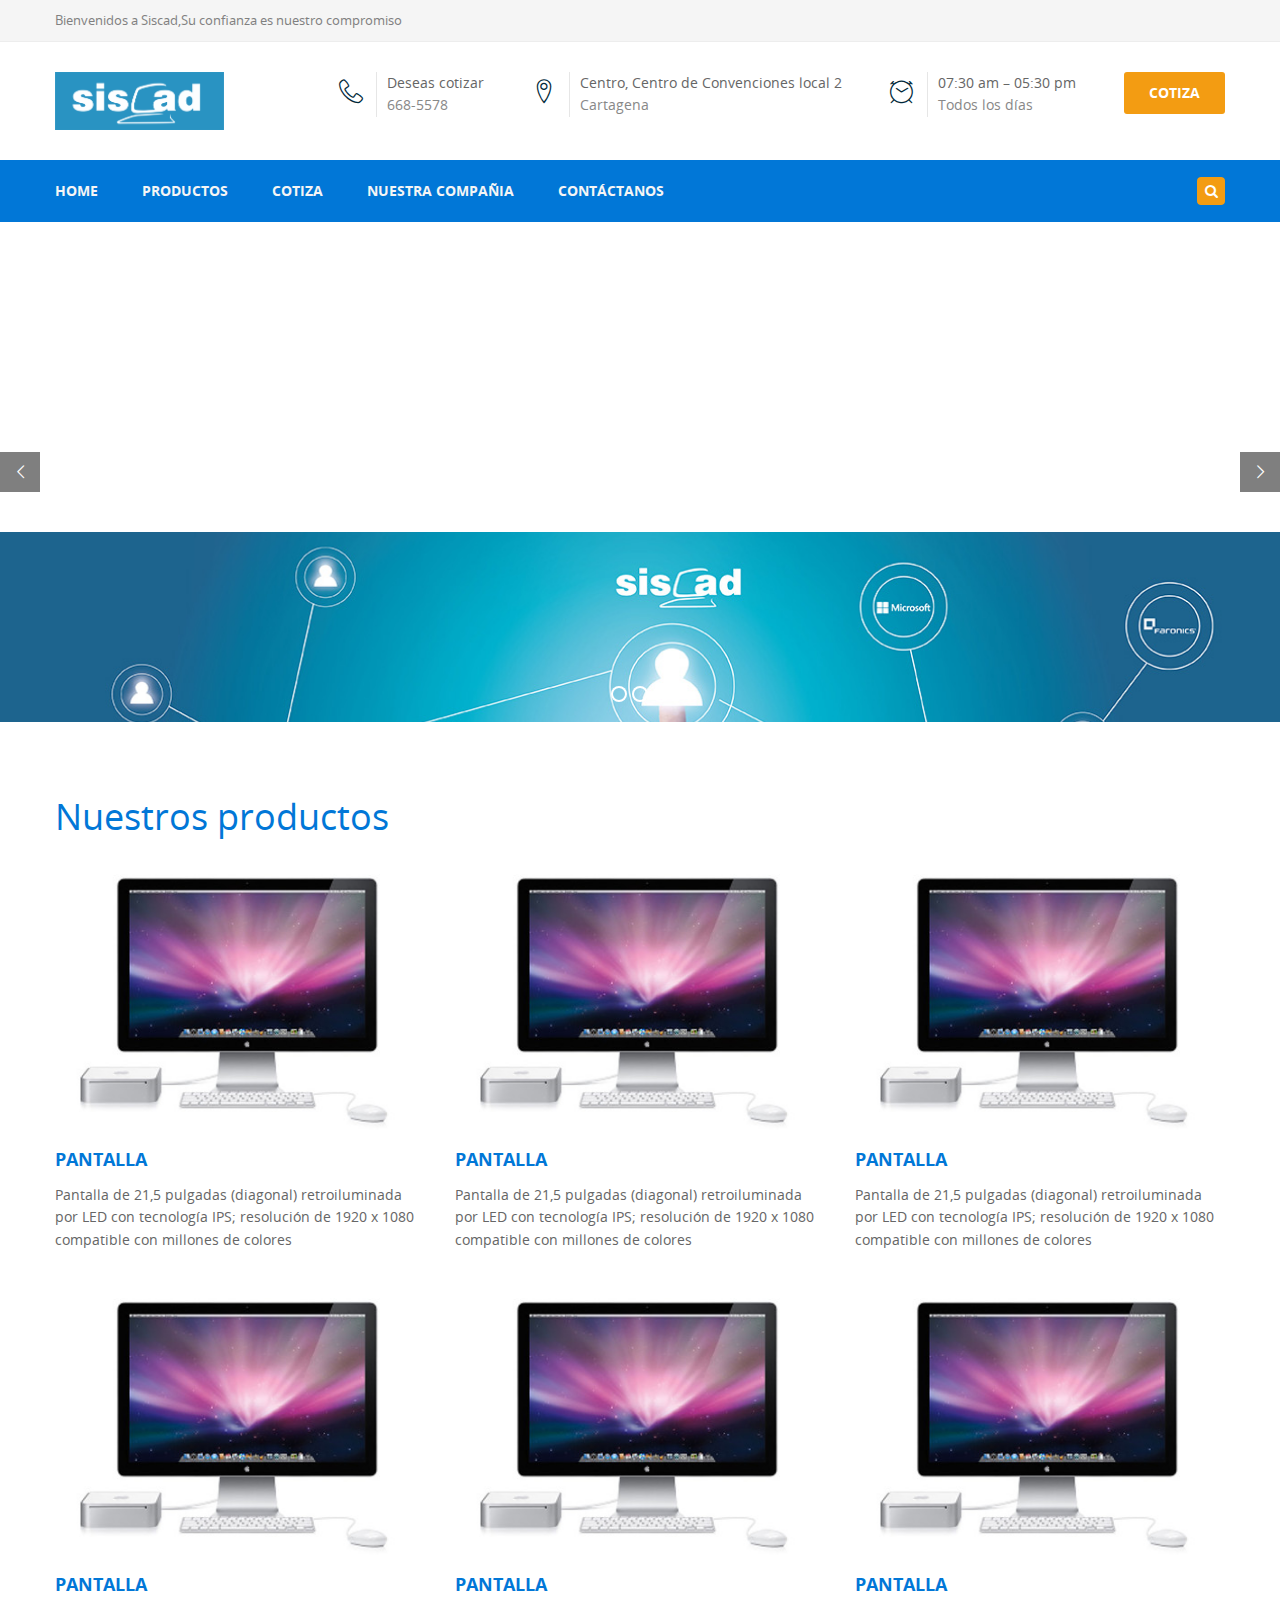
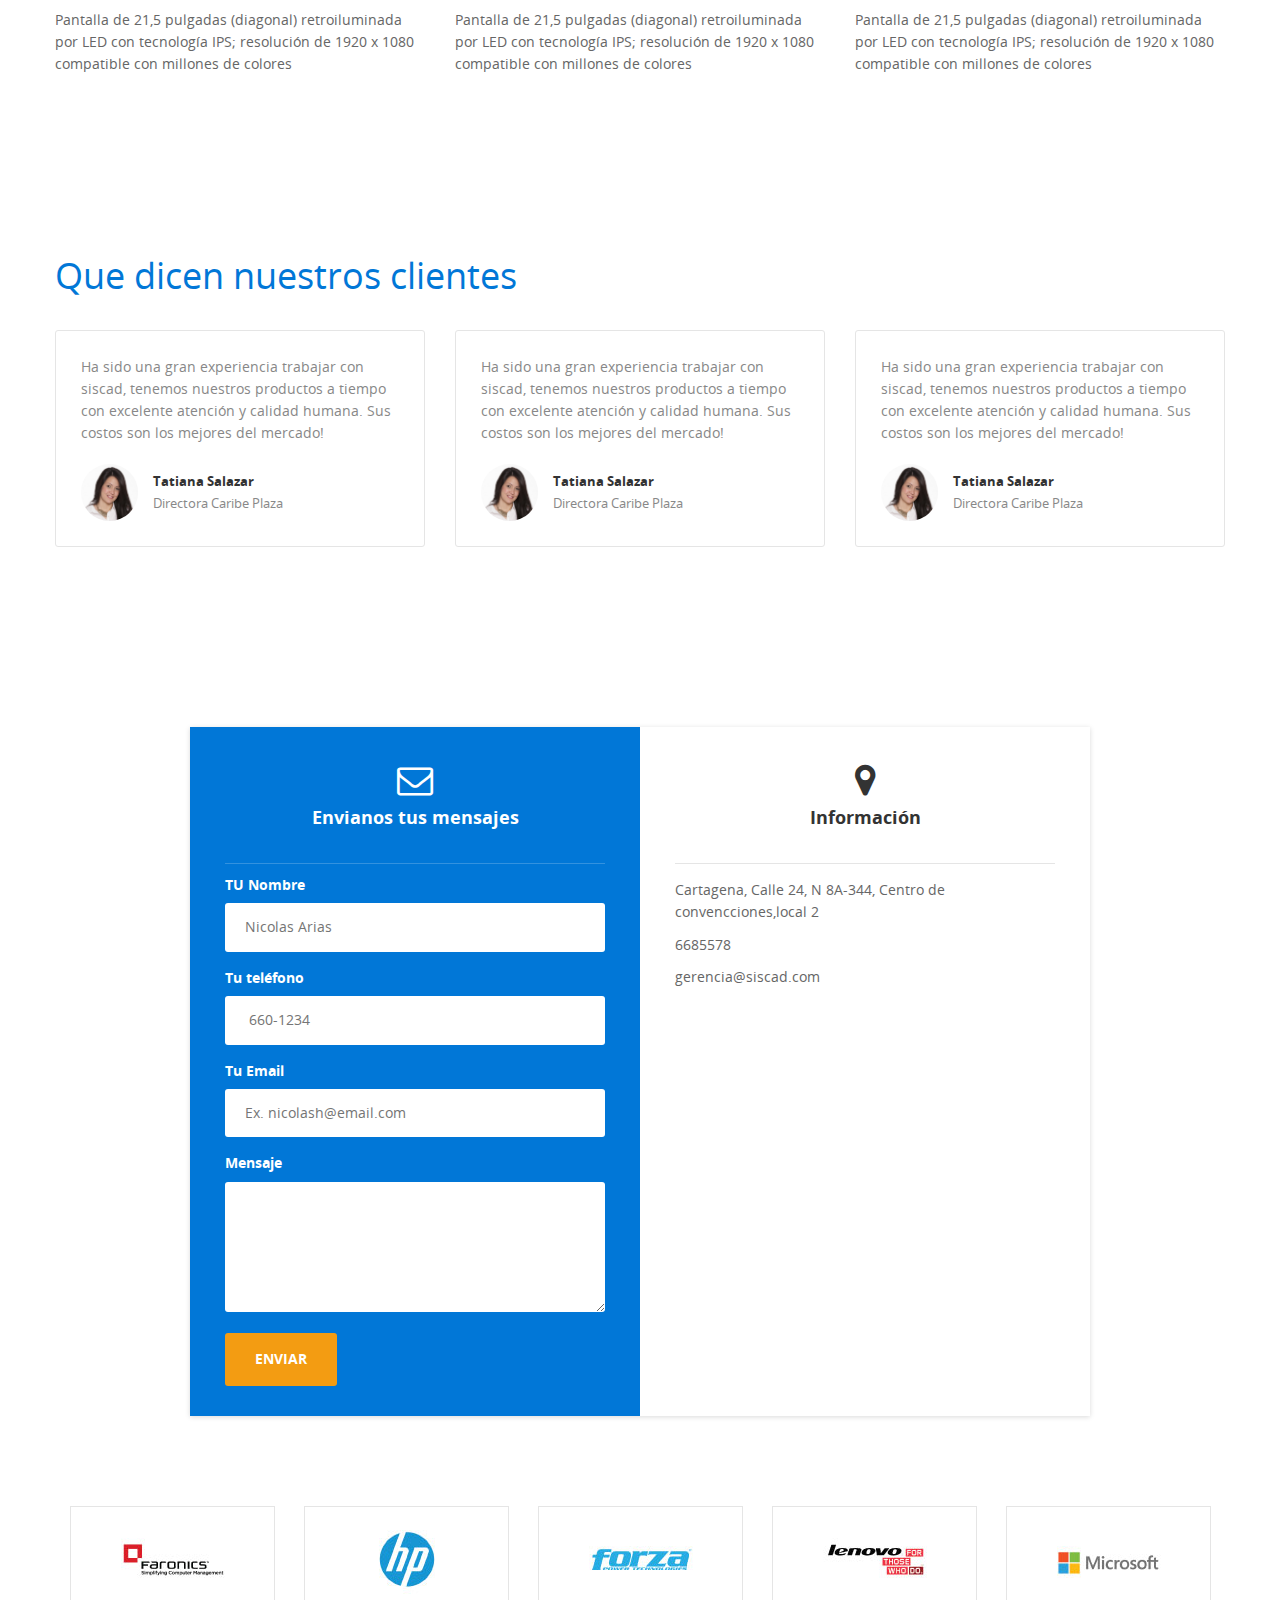
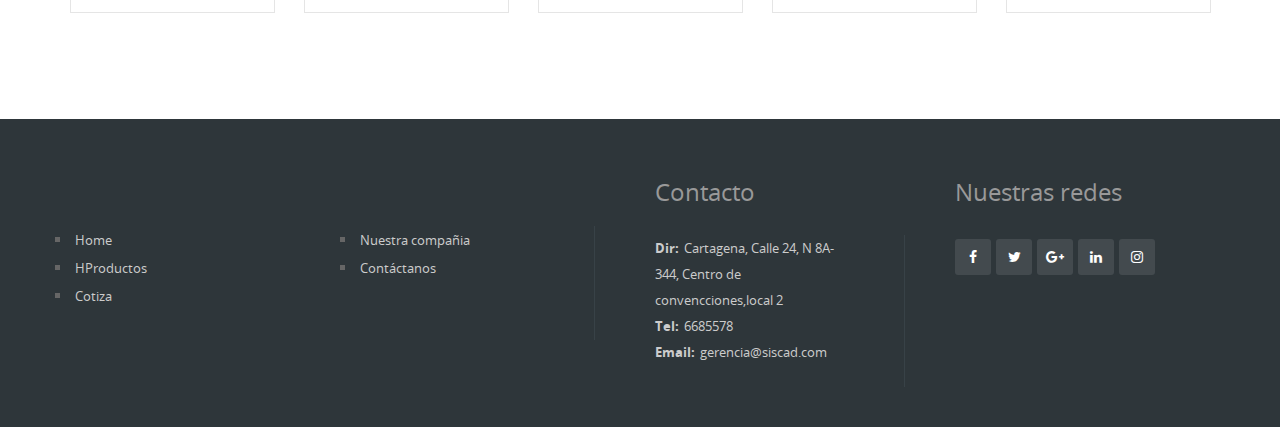
<file: index.html>
<!DOCTYPE html>
<html lang="en">

<head>
    <meta charset="UTF-8">
    <title>Homepage 1</title>
    <meta name="referrer" content="no-referrer">
    <meta name="description" content="Au theme template">
    <meta name="keywords" content="Au theme template">
    <meta name="viewport" content="width=device-width, initial-scale=1">
    <link rel="icon" href="img/icons/favicon.ico" type="image/gif" sizes="16x16">
    <!-- Fonts-->
    <link href="fonts/open-sans/open-sans.css" rel="stylesheet">
    <link href="fonts/font-awesome-4.7.0/css/font-awesome.min.css" rel="stylesheet">
    <link rel="stylesheet" href="fonts/Linearicons-Free-v1.0.0/style.css">
    <!--Styles-->
    <link href="vendor/bootstrap/dist/css/bootstrap.min.css" rel="stylesheet">
    <link href="vendor/animate.css/animate.min.css" rel="stylesheet">
    <link href="vendor/jQuery.mmenu/dist/css/jquery.mmenu.all.css" rel="stylesheet">
    <link href="vendor/owl.carousel/dist/assets/owl.carousel.min.css" rel="stylesheet">
    <link href="vendor/owl.carousel/dist/assets/owl.theme.default.min.css" rel="stylesheet">
    <link href="vendor/revolution/css/layers.css" rel="stylesheet">
    <link href="vendor/revolution/css/navigation.css" rel="stylesheet">
    <link href="vendor/revolution/css/settings.css" rel="stylesheet">

    <!--Theme style-->
    <link href="css/main.min.css" rel="stylesheet">
</head>

<body>
    <!-- Header main-->
    <header>

        <div id="loading">
            <div class="image-load">
                <img src="img/icons/Marty.gif" alt="loader" />
            </div>
        </div>
        <nav id="mmenu">
            <ul>
                <li>
                    <a href="index.html">HOME</a>
                    <ul>
                        <li>
                            <a href="index.html">HOME LAYOUT 1</a>
                        </li>
                        <li>
                            <a href="home-page-2.html">HOME LAYOUT 2</a>
                        </li>
                    </ul>
                </li>
                <li>
                    <a href="services-list.html">PRODUCTS</a>
                    <ul>
                        <li>
                            <a href="services-detail-1.html">CAR INSURANCE</a>
                        </li>
                        <li>
                            <a href="services-detail-2.html">LIFE INSURANCE</a>
                        </li>
                        <li>
                            <a href="services-detail-3.html">HOME INSURANCE</a>
                        </li>
                        <li>
                            <a href="services-detail-4.html">TRAVEL INSURANCE</a>
                        </li>
                        <li>
                            <a href="services-detail-5.html">BUSINESS INSURANCE</a>
                        </li>
                        <li>
                            <a href="services-detail-6.html">LANDLORD INSURANCE</a>
                        </li>
                    </ul>
                </li>
                <li>
                    <a href="get-a-quote-1.html">GET A QUOTE</a>
                    <ul>
                        <li>
                            <a href="get-a-quote-1.html">QUOTE LAYOUT 1</a>
                        </li>
                        <li>
                            <a href="get-a-quote-2.html">QUOTE LAYOUT 2</a>
                        </li>
                        <li>
                            <a href="get-a-quote-3.html">QUOTE LAYOUT 3</a>
                        </li>
                    </ul>
                </li>
                <li>
                    <a href="about.html">OUR COMPANY</a>
                </li>
                <li>
                    <a href="blog-list.html">BLOG</a>
                    <ul>
                        <li>
                            <a href="blog-list.html">BLOG LIST</a>
                        </li>
                        <li>
                            <a href="blog-detail.html">BLOG SINGLE</a>
                        </li>
                    </ul>
                </li>
                <li>
                    <a href="#">PAGES</a>
                    <ul>
                        <li>
                            <a href="#">AGENT</a>
                            <ul>
                                <li>
                                    <a href="agent-list-1.html">AGENT LAYOUT 1</a>
                                </li>
                                <li>
                                    <a href="agent-list-2.html">AGENT LAYOUT 2</a>
                                </li>
                                <li>
                                    <a href="agent-detail.html">AGENT DETAIL</a>
                                </li>
                            </ul>
                        </li>
                        <li>
                            <a href="#">PROJECT</a>
                            <ul>
                                <li>
                                    <a href="project-list.html">PROJECT LIST</a>
                                </li>
                                <li>
                                    <a href="project-detail.html">PROJECT DETAILS</a>
                                </li>
                            </ul>
                        </li>
                    </ul>
                </li>
                <li>
                    <a href="contact.html">CONTACT US</a>
                </li>
            </ul>
        </nav>
        <div class="top-bar">
            <div class="container">
                <p class="greeting">Bienvenidos a Siscad,Su confianza es nuestro compromiso</p>
               <!-- <div class="quick-link">
                    <a href="get-a-quote-1.html">Get a Quote</a>|
                    <a href="agent-list-1.html">Find an Agent</a>|
                    <a href="#">Pricing</a>|
                    <a href="about.html">FAQS</a>
                </div>
                -->
            </div>
        </div>
        <div class="header-main">
            <div class="container">
                <div class="logo">
                    <a href="index.html">
                        <img class="img-responsive" 
                        src="img/imagenes/logo.jpg" 
                        alt="Logo"
                        style=" width: 169px;" />
                    </a>
                </div>
                <div class="contact-widget">
                    <div class="contact-list hidden-lg-tablet">
                        <div class="item">
                            <i class="lnr lnr-phone-handset"></i>
                            <div class="text">
                                <p class="top">Deseas cotizar</p>
                                <p class="bot">668-5578</p>
                            </div>
                        </div>
                        <div class="item">
                            <i class="lnr lnr-map-marker"></i>
                            <div class="text">
                                <p class="top">Centro, Centro de Convenciones local 2</p>
                                <p class="bot">Cartagena</p>
                            </div>
                        </div>
                        <div class="item">
                            <i class="lnr lnr-clock"></i>
                            <div class="text">
                                <p class="top">07:30 am – 05:30 pm</p>
                                <p class="bot">Todos los días</p>
                            </div>
                        </div>
                    </div>
                    <button class="au-btn au-btn-sm au-btn-orange hidden-md-phone">Cotiza</button>
                </div>
            </div>
        </div>
        <div class="navbar-main">
            <div class="container">
                <div class="navbar-holder">
                    <a class="navbar-toggle collapsed" href="#mmenu">
                        <span class="sr-only">Toggle navigation</span>
                        <span class="icon-bar"></span>
                        <span class="icon-bar"></span>
                        <span class="icon-bar"></span>
                    </a>
                    <nav class="navbar-menu">
                        <ul class="menu">
                            <li class="dropdown">
                                <a href="index.html">Home</a>
                               <!-- <ul class="dropdown-menu">
                                    <li>
                                        <a href="index.html">Home 1</a>
                                    </li>
                                    <li>
                                        <a href="home-page-2.html">Home 2</a>
                                    </li>
                                </ul>
                                -->
                            </li>
                            <li class="dropdown">
                                <a href="#">Productos</a>
                               <!-- <a href="services-list.html">Productos</a>
                                
                                <ul class="dropdown-menu">
                                    <li>
                                        <a href="services-detail-1.html">CAR INSURANCE</a>
                                    </li>
                                    <li>
                                        <a href="services-detail-2.html">LIFE INSURANCE</a>
                                    </li>
                                    <li>
                                        <a href="services-detail-5.html">HOME INSURANCE</a>
                                    </li>
                                    <li>
                                        <a href="services-detail-3.html">TRAVEL INSURANCE</a>
                                    </li>
                                    <li>
                                        <a href="services-detail-4.html">BUSINESS INSURANCE</a>
                                    </li>
                                    <li>
                                        <a href="services-detail-1.html">LANDLORD INSURANCE</a>
                                    </li>
                                </ul>
                                -->
                            </li>
                            <li class="dropdown">
                                <a href="#">Cotiza</a>
                               <!-- <ul class="dropdown-menu">
                                    <li>
                                        <a href="get-a-quote-1.html">Get A Quote 1</a>
                                    </li>
                                    <li>
                                        <a href="get-a-quote-2.html">Get A Quote 2</a>
                                    </li>
                                    <li>
                                        <a href="get-a-quote-3.html">Get A Quote 3</a>
                                    </li>
                                </ul>
                                -->
                            </li>
                            <li>
                                <a href="#">Nuestra compañia</a>
                                <!--<a href="about.html">Our Company</a>-->
                            </li>
                            <!--
                            <li class="dropdown">
                                <a href="blog-list.html">Blog</a>
                                <ul class="dropdown-menu">
                                    <li>
                                        <a href="blog-list.html">Blog List</a>
                                    </li>
                                    <li>
                                        <a href="blog-detail.html">Blog Detail</a>
                                    </li>
                                </ul>
                            </li>
                            <li class="dropdown">
                                <a href="#">Pages</a>
                                <ul class="dropdown-menu">
                                    <li class="dropdown-child">
                                        <a href="agent-list-1.html">Agent List</a>
                                        <ul class="dropdown-menu-child">
                                            <li>
                                                <a href="agent-list-1.html">Agent List 1</a>
                                            </li>
                                            <li>
                                                <a href="agent-list-2.html">Agent List 2</a>
                                            </li>
                                            <li>
                                                <a href="agent-detail.html">Agent Detail</a>
                                            </li>
                                        </ul>
                                    </li>
                                    <li class="dropdown-child">
                                        <a href="project-list.html">Projects</a>
                                        <ul class="dropdown-menu-child">
                                            <li>
                                                <a href="project-list.html">Projects List</a>
                                            </li>
                                            <li>
                                                <a href="project-detail.html">Project Detail</a>
                                            </li>
                                        </ul>
                                    </li> 
                                    -->
                                    <li>
                                        <a href="#">Contáctanos</a>
                                    </li>
                                    <!--
                                    <li class="dropdown-child">
                                        <a href="blog-list.html">Blog</a>
                                        <ul class="dropdown-menu-child">
                                            <li>
                                                <a href="blog-list.html">Blog List</a>
                                            </li>
                                            <li>
                                                <a href="blog-detail.html">Blog Detail</a>
                                            </li>
                                        </ul>
                                    </li>
                                    <li>
                                        <a href="about.html">About</a>
                                    </li>
                                    -->
                                </ul>
                            </li>
                            <!--
                            <li>
                                <a href="contact.html">Contact Us</a>
                            </li>
                            -->
                        </ul>
                    </nav>
                    <div class="search">
                        <form>
                            <input class="search-input" type="text" placeholder="Search" />
                            <input class="search-submit" type="button" value="search" />
                            <span class="search-icon"></span>
                        </form>
                    </div>
                </div>
            </div>
        </div>
    </header>
    <!-- End header main-->
    <div class="page-content home-page-1">
        <!-- START REVOLUTION SLIDER 5.0-->
        <div class="rev_slider_wrapper slider-primary">
            <div class="rev_slider" id="rev_slider_1" style="display:none;">
                <ul>
                    <li class="slider-item-1" data-transition="slidevertical">
                        <!-- MAIN IMAGE-->
                        
                        <img class="rev-slidebg" src="img/imagenes/sliders/5.jpg" alt="#" />
                        <div class="tp-caption tp-resizeme slider-title" 
                        data-frames="[{&quot;delay&quot;:300,&quot;speed&quot;:600,&quot;frame&quot;:&quot;0&quot;,&quot;from&quot;:&quot;y:50px;opacity:0;&quot;,&quot;to&quot;:&quot;o:1;&quot;,&quot;ease&quot;:&quot;Power3.easeInOut&quot;},{&quot;delay&quot;:&quot;wait&quot;,&quot;speed&quot;:300,&quot;frame&quot;:&quot;999&quot;,&quot;to&quot;:&quot;opacity:0;&quot;,&quot;ease&quot;:&quot;Power3.easeInOut&quot;}]"
                        data-x="left" data-hoffset="0" data-y="top" data-voffset="115">
                        <!--Life insurance--></div>
                        <div class="tp-caption tp-resizeme slider-subtitle" data-frames="[{&quot;delay&quot;:600,&quot;speed&quot;:600,&quot;frame&quot;:&quot;0&quot;,&quot;from&quot;:&quot;y:50px;opacity:0;&quot;,&quot;to&quot;:&quot;o:1;&quot;,&quot;ease&quot;:&quot;Power3.easeInOut&quot;},{&quot;delay&quot;:&quot;wait&quot;,&quot;speed&quot;:300,&quot;frame&quot;:&quot;999&quot;,&quot;to&quot;:&quot;opacity:0;&quot;,&quot;ease&quot;:&quot;Power3.easeInOut&quot;}]"
                        data-x="left" data-y="top" data-hoffset="0" data-voffset="210">
                        <!--Lorem ipsum dolor sit amet, consectetur adipiscing elit.
                            <br/>Quisque tincidunt ultricies accumsan. Suspendisse</div>
                        <button class="tp-caption tp-resizeme au-btn au-btn-white" data-frames="[{&quot;delay&quot;:300,&quot;speed&quot;:600,&quot;frame&quot;:&quot;0&quot;,&quot;from&quot;:&quot;y:50px;opacity:0;&quot;,&quot;to&quot;:&quot;o:1;&quot;,&quot;ease&quot;:&quot;Power3.easeInOut&quot;},{&quot;delay&quot;:&quot;wait&quot;,&quot;speed&quot;:300,&quot;frame&quot;:&quot;999&quot;,&quot;to&quot;:&quot;opacity:0;&quot;,&quot;ease&quot;:&quot;Power3.easeInOut&quot;}]"
                        data-x="left" data-hoffset="0" data-y="top" data-voffset="320">Get Free Call Back</button>-->
                    </li>
                    <li class="slider-item-2" data-transition="slidevertical">
                        <!-- MAIN IMAGE-->
                        <img class="rev-slidebg" src="img/imagenes/sliders/2.jpg" alt="#" />
                        <div class="tp-caption slider-title" data-frames="[{&quot;delay&quot;:300,&quot;speed&quot;:600,&quot;frame&quot;:&quot;0&quot;,&quot;from&quot;:&quot;y:50px;opacity:0;&quot;,&quot;to&quot;:&quot;o:1;&quot;,&quot;ease&quot;:&quot;Power3.easeInOut&quot;},{&quot;delay&quot;:&quot;wait&quot;,&quot;speed&quot;:300,&quot;frame&quot;:&quot;999&quot;,&quot;to&quot;:&quot;opacity:0;&quot;,&quot;ease&quot;:&quot;Power3.easeInOut&quot;}]"
                        data-x="center" data-hoffset="0" data-y="top" data-voffset="100">
                        <!--Finding the Best
                            <br/>Life Insurance Company</div>-->
                        <div class="tp-caption slider-subtitle" data-frames="[{&quot;delay&quot;:600,&quot;speed&quot;:600,&quot;frame&quot;:&quot;0&quot;,&quot;from&quot;:&quot;y:50px;opacity:0;&quot;,&quot;to&quot;:&quot;o:1;&quot;,&quot;ease&quot;:&quot;Power3.easeInOut&quot;},{&quot;delay&quot;:&quot;wait&quot;,&quot;speed&quot;:300,&quot;frame&quot;:&quot;999&quot;,&quot;to&quot;:&quot;opacity:0;&quot;,&quot;ease&quot;:&quot;Power3.easeInOut&quot;}]"
                        data-x="center" data-hoffset="0" data-y="top" data-voffset="250">
                        <!--We to help you find the right insurance provider to meet all of your needs
                            <br/>and offer an affordable price that everyone is happy with.</div>
                        <button class="tp-caption au-btn au-btn-white tp-resizeme" data-frames="[{&quot;delay&quot;:300,&quot;speed&quot;:600,&quot;frame&quot;:&quot;0&quot;,&quot;from&quot;:&quot;y:50px;opacity:0;&quot;,&quot;to&quot;:&quot;o:1;&quot;,&quot;ease&quot;:&quot;Power3.easeInOut&quot;},{&quot;delay&quot;:&quot;wait&quot;,&quot;speed&quot;:300,&quot;frame&quot;:&quot;999&quot;,&quot;to&quot;:&quot;opacity:0;&quot;,&quot;ease&quot;:&quot;Power3.easeInOut&quot;}]"
                        data-x="center" data-hoffset="0" data-y="top" data-voffset="350">Get a Quote</button>-->
                    </li>
                    <li class="slider-item-3 slider-item-2" data-transition="slidevertical">
                        <!-- MAIN IMAGE-->
                        <img class="rev-slidebg" src="img/imagenes/sliders/3.jpg" alt="#" />
                        <div class="tp-caption slider-title" data-frames="[{&quot;delay&quot;:300,&quot;speed&quot;:600,&quot;frame&quot;:&quot;0&quot;,&quot;from&quot;:&quot;y:50px;opacity:0;&quot;,&quot;to&quot;:&quot;o:1;&quot;,&quot;ease&quot;:&quot;Power3.easeInOut&quot;},{&quot;delay&quot;:&quot;wait&quot;,&quot;speed&quot;:300,&quot;frame&quot;:&quot;999&quot;,&quot;to&quot;:&quot;opacity:0;&quot;,&quot;ease&quot;:&quot;Power3.easeInOut&quot;}]"
                        data-x="center" data-hoffset="0" data-y="top" data-voffset="100">
                        <Finding the Best
                            
                        <div class="tp-caption slider-subtitle" data-frames="[{&quot;delay&quot;:600,&quot;speed&quot;:600,&quot;frame&quot;:&quot;0&quot;,&quot;from&quot;:&quot;y:50px;opacity:0;&quot;,&quot;to&quot;:&quot;o:1;&quot;,&quot;ease&quot;:&quot;Power3.easeInOut&quot;},{&quot;delay&quot;:&quot;wait&quot;,&quot;speed&quot;:300,&quot;frame&quot;:&quot;999&quot;,&quot;to&quot;:&quot;opacity:0;&quot;,&quot;ease&quot;:&quot;Power3.easeInOut&quot;}]"
                        data-x="center" data-hoffset="0" data-y="top" data-voffset="250">
                        <!--We to help you find the right insurance provider to meet all of your needs
                            <br/>and offer an affordable price that everyone is happy with.</div>
                        <button class="tp-caption au-btn au-btn-orange tp-resizeme" data-frames="[{&quot;delay&quot;:300,&quot;speed&quot;:600,&quot;frame&quot;:&quot;0&quot;,&quot;from&quot;:&quot;y:50px;opacity:0;&quot;,&quot;to&quot;:&quot;o:1;&quot;,&quot;ease&quot;:&quot;Power3.easeInOut&quot;},{&quot;delay&quot;:&quot;wait&quot;,&quot;speed&quot;:300,&quot;frame&quot;:&quot;999&quot;,&quot;to&quot;:&quot;opacity:0;&quot;,&quot;ease&quot;:&quot;Power3.easeInOut&quot;}]"
                        data-x="center" data-hoffset="-85" data-y="top" data-voffset="350">Get a Quote</button>
                        <button class="tp-caption au-btn au-btn-blue tp-resizeme" data-frames="[{&quot;delay&quot;:300,&quot;speed&quot;:600,&quot;frame&quot;:&quot;0&quot;,&quot;from&quot;:&quot;y:50px;opacity:0;&quot;,&quot;to&quot;:&quot;o:1;&quot;,&quot;ease&quot;:&quot;Power3.easeInOut&quot;},{&quot;delay&quot;:&quot;wait&quot;,&quot;speed&quot;:300,&quot;frame&quot;:&quot;999&quot;,&quot;to&quot;:&quot;opacity:0;&quot;,&quot;ease&quot;:&quot;Power3.easeInOut&quot;}]"
                        data-x="center" data-hoffset="85" data-y="top" data-voffset="350">Find An Agent</button>-->
                    </li>
                </ul>
                <!-- END REVOLUTION SLIDER-->
            </div>
        </div>
        <!-- END OF SLIDER WRAPPER-->
        <!-- PRODUCT, STYLE 1-->
        <section class="product product-layout style-1">
            <div class="container">
                <div class="heading">
                    <h3>Nuestros productos</h3>
                </div>
                <div class="row">
                    <div class="col-md-4 col-sm-6">
                        <div class="product-item style-1 match-item">
                            <a class="image" href="#">
                            <!-- <a class="image" href="services-detail-1.html">-->
                                <img class="img-responsive" src="img/imagenes/productos.jpg" alt="Car Insurance" />
                            </a>
                            <div class="title">
                                <a href="services-detail-1.html">Pantalla</a>
                            </div>
                            <div class="content">
                                <p>Pantalla de 21,5 pulgadas (diagonal) retroiluminada por LED con tecnología IPS; resolución de 1920 x 1080 compatible con millones de colores</p>
                            </div>
                        </div>
                    </div>
                    <div class="col-md-4 col-sm-6">
                        <div class="product-item style-1 match-item">
                            <a class="image" href="#">
                                <img class="img-responsive" src="img/imagenes/productos.jpg" alt="Car Insurance" />
                            </a>
                            <div class="title">
                                <a href="services-detail-1.html">Pantalla</a>
                            </div>
                            <div class="content">
                                <p>Pantalla de 21,5 pulgadas (diagonal) retroiluminada por LED con tecnología IPS; resolución de 1920 x 1080 compatible con millones de colores</p>
                            </div>
                        </div>
                    </div>
                    <div class="col-md-4 col-sm-6">
                       <div class="product-item style-1 match-item">
                            <a class="image" href="#">
                                <img class="img-responsive" src="img/imagenes/productos.jpg" alt="Car Insurance" />
                            </a>
                            <div class="title">
                                <a href="services-detail-1.html">Pantalla</a>
                            </div>
                            <div class="content">
                                <p>Pantalla de 21,5 pulgadas (diagonal) retroiluminada por LED con tecnología IPS; resolución de 1920 x 1080 compatible con millones de colores</p>
                            </div>
                        </div>
                    </div>
                    <div class="col-md-4 col-sm-6">
                        <div class="product-item style-1 match-item">
                            <a class="image" href="#">
                                <img class="img-responsive" src="img/imagenes/productos.jpg" alt="Car Insurance" />
                            </a>
                            <div class="title">
                                <a href="services-detail-1.html">Pantalla</a>
                            </div>
                            <div class="content">
                                <p>Pantalla de 21,5 pulgadas (diagonal) retroiluminada por LED con tecnología IPS; resolución de 1920 x 1080 compatible con millones de colores</p>
                            </div>
                        </div>
                    </div>
                    <div class="col-md-4 col-sm-6">
                      <div class="product-item style-1 match-item">
                            <a class="image" href="#">
                                <img class="img-responsive" src="img/imagenes/productos.jpg" alt="Car Insurance" />
                            </a>
                            <div class="title">
                                <a href="services-detail-1.html">Pantalla</a>
                            </div>
                            <div class="content">
                                <p>Pantalla de 21,5 pulgadas (diagonal) retroiluminada por LED con tecnología IPS; resolución de 1920 x 1080 compatible con millones de colores</p>
                            </div>
                        </div>
                    </div>
                    <div class="col-md-4 col-sm-6">
                       <div class="product-item style-1 match-item">
                            <a class="image" href="#">
                                <img class="img-responsive" src="img/imagenes/productos.jpg" alt="Car Insurance" />
                            </a>
                            <div class="title">
                                <a href="services-detail-1.html">Pantalla</a>
                            </div>
                            <div class="content">
                                <p>Pantalla de 21,5 pulgadas (diagonal) retroiluminada por LED con tecnología IPS; resolución de 1920 x 1080 compatible con millones de colores</p>
                            </div>
                        </div>
                    </div>
                </div>
            </div>
        </section>
        <!-- END PRODUCT, STYLE 1-->
        <!-- CALL TO ACTION, STYLE 1-->
        <!--
        <section class="call-to-action call-to-action-layout style-1" style="background: url(&quot;http://placehold.it/1900x576&quot;) center center no-repeat;">
            <div class="container">
                <div class="call-to-action-content">
                    <h4>Find Information And Get Free
                        <br/>Insurance Quotes.</h4>
                </div>
                <div class="call-to-action-form">
                    <div class="call-to-action-form-input">
                        <input class="au-form-control au-form-radius" type="text" name="zipcode" placeholder="ZIP Code" />
                    </div>
                    <div class="call-to-action-form-button">
                        <button class="au-btn au-btn-orange au-btn-md" type="submit">Find an Agent</button>
                    </div>
                </div>
            </div>
        </section>
        -->
        <!-- END CALL TO ACTION, STYLE 1-->
        <!-- TESTINMONIAL, STYLE 1-->
        <section class="testinmonials testinmonials-layout style-1">
            <div class="container">
                <div class="heading">
                    <h3 class="heading-section">Que dicen nuestros clientes</h3>
                </div>
                <div class="row">
                    <div class="col-md-4 col-sm-6">
                        <!-- testinmonials item-->
                        <div class="testinmonial-item style-1 match-item">
                            <div class="content">
                                <p>
                                    Ha sido una gran experiencia trabajar con siscad, tenemos nuestros productos a tiempo con excelente atención y calidad humana. Sus costos son los mejores del mercado!
                                </p>
                            </div>
                            <div class="personal">
                                <div class="avatar">
                                    <img src="img/imagenes/cliente.jpg" alt="Cheryl Cruz" />
                                </div>
                                <div class="info">
                                    <div class="name">
                                        <span>Tatiana Salazar</span>
                                    </div>
                                    <div class="title-job">
                                        <span>Directora Caribe Plaza</span>
                                    </div>
                                </div>
                            </div>
                        </div>
                    </div>
                    <div class="col-md-4 col-sm-6">
                        <!-- testinmonials item-->
                        <div class="testinmonial-item style-1 match-item">
                            <div class="content">
                                <p>
                                    Ha sido una gran experiencia trabajar con siscad, tenemos nuestros productos a tiempo con excelente atención y calidad humana. Sus costos son los mejores del mercado!
                                </p>
                            </div>
                            <div class="personal">
                                <div class="avatar">
                                    <img src="img/imagenes/cliente.jpg" alt="Cheryl Cruz" />
                                </div>
                                <div class="info">
                                     <div class="name">
                                        <span>Tatiana Salazar</span>
                                    </div>
                                    <div class="title-job">
                                        <span>Directora Caribe Plaza</span>
                                    </div>
                                </div>
                            </div>
                        </div>
                    </div>
                    <div class="col-md-4 col-sm-6">
                        <!-- testinmonials item-->
                         <div class="testinmonial-item style-1 match-item">
                            <div class="content">
                                <p>
                                    Ha sido una gran experiencia trabajar con siscad, tenemos nuestros productos a tiempo con excelente atención y calidad humana. Sus costos son los mejores del mercado!
                                </p>
                            </div>
                            <div class="personal">
                                <div class="avatar">
                                    <img src="img/imagenes/cliente.jpg" alt="Cheryl Cruz" />
                                </div>
                                <div class="info">
                                    <div class="name">
                                        <span>Tatiana Salazar</span>
                                    </div>
                                    <div class="title-job">
                                        <span>Directora Caribe Plaza</span>
                                    </div>
                                </div>
                            </div>
                        </div>
                    </div>
                </div>
            </div>
        </section>
        <!-- END TESTINMONIAL, STYLE 1-->
        <!-- CONTACT, STYLE 1-->
        <section class="contact contact-layout style-1">
            <div class="google-map" id="google_map"></div>
            <div class="container">
                <div class="contact-block clearfix">
                    <div class="contact-form w-50 w-sm-100">
                        <div class="head-contact-form">
                            <i class="fa fa-envelope-o"></i>
                            <div class="heading">
                                <h4>Envianos tus mensajes</h4>
                            </div>
                        </div>
                        <form class="contact-form-body">
                            <div class="contact-form-item">
                                <span class="input-title">TU Nombre</span>
                                <input class="au-form-control au-form-radius" type="text" placeholder="Nicolas Arias" />
                            </div>
                            <div class="contact-form-item">
                                <span class="input-title">Tu teléfono</span>
                                <input class="au-form-control au-form-radius" type="text" placeholder=" 660-1234" />
                            </div>
                            <div class="contact-form-item">
                                <span class="input-title">Tu Email</span>
                                <input class="au-form-control au-form-radius" type="text" placeholder="Ex. nicolash@email.com" />
                            </div>
                            <div class="contact-form-item">
                                <span class="input-title">Mensaje</span>
                                <textarea class="au-form-control au-form-radius" rows="4"></textarea>
                            </div>
                            <button class="au-btn au-btn-orange" type="submit">Enviar</button>
                        </form>
                    </div>
                    <div class="contact-info w-50 w-sm-100">
                        <div class="head-contact-info">
                            <i class="fa fa-map-marker"></i>
                            <div class="heading">
                                <h4>Información</h4>
                            </div>
                        </div>
                        <ul class="list-contact-info">
                            <li>
                                <!--<span class="bold">A:</span>-->
                                <span>Cartagena, Calle 24, N 8A-344, Centro de convencciones,local 2</span>
                            </li>
                            <li>
                                  <!--<span class="bold">A:</span>-->
                                <span>6685578</span>
                            </li>
                            <li>
                                  <!--<span class="bold">A:</span>-->
                                <span>gerencia@siscad.com</span>
                            </li>
                        </ul>
                        <!--
                        <div class="time-open">
                            <div class="head-time-open">
                                <i class="fa fa-clock-o"></i>
                                <div class="heading">
                                    <h4>Hours of Operation</h4>
                                </div>
                            </div>
                            <ul class="list-time-open">
                                <li>
                                    <span class="day">Monday</span>
                                    <span class="time">08:00 AM - 05:00 PM</span>
                                </li>
                                <li>
                                    <span class="day">Tuesday</span>
                                    <span class="time">09:00 AM - 05:00 PM</span>
                                </li>
                                <li>
                                    <span class="day">Wednesday</span>
                                    <span class="time">09:00 AM - 03:00 PM</span>
                                </li>
                                <li>
                                    <span class="day">Thursday</span>
                                    <span class="time">09:00 AM - 05:00 PM</span>
                                </li>
                                <li>
                                    <span class="day">Friday</span>
                                    <span class="time">10:00 AM - 04:00 PM</span>
                                </li>
                                <li>
                                    <span class="day">Saturday</span>
                                    <span class="time">Appointment Only</span>
                                </li>
                                <li>
                                    <span class="day">Sunday</span>
                                    <span class="time">Appointment Only</span>
                                </li>
                            </ul>
                        </div>
                        -->
                    </div>
                </div>
            </div>
        </section>
        <!-- END CONTACT, STYLE 1-->
        <!-- PARTNER-->
        <div class="partner partner-layout style-1">
            <div class="container">
                <div class="partner-list owl-carousel" data-items="5" data-col-sm="1" data-col-md="2" data-col-lg="4" data-center="0">
                    <div class="partner-item">
                        <a href="#">
                            <img src="img/imagenes/provedores/proveedores.jpg"  alt="partner" />
                        </a>
                    </div>
                    <div class="partner-item">
                        <a href="#">
                             <img src="img/imagenes/provedores/proveedores1.jpg"  alt="partner" />
                        </a>
                    </div>
                    <div class="partner-item">
                        <a href="#">
                             <img src="img/imagenes/provedores/proveedores2.jpg"  alt="partner" />
                        </a>
                    </div>
                    <div class="partner-item">
                        <a href="#">
                             <img src="img/imagenes/provedores/proveedores3.jpg"  alt="partner" />
                        </a>
                    </div>
                    <div class="partner-item">
                        <a href="#">
                             <img src="img/imagenes/provedores/proveedores4.jpg"  alt="partner" />
                        </a>
                    </div>
                </div>
            </div>
        </div>
        <!-- END PARTNER-->
    </div>
    <!-- FOOTER-->
    <footer>
        <div class="main-footer">
            <div class="container">
                <div class="row">
                    <div class="col-md-6 col-sm-6">
                        <div class="services-widget">
                            <!--<div class="logo">
                                <img src="img/icons/logo-2.png" alt="Logo" />
                            </div>
                            --><br><br><br>
                            <div class="services-list">
                                <div class="row">
                                    <div class="col-md-6">
                                        <ul>
                                            <li>
                                                <a href="services-detail-1.html">Home</a>
                                            </li>
                                            <li>
                                                <a href="services-detail-2.html">HProductos</a>
                                            </li>
                                            <li>
                                                <a href="services-detail-5.html">Cotiza</a>
                                            </li>
                                        </ul>
                                    </div>
                                    <div class="col-md-6">
                                        <ul>
                                            <li>
                                                <a href="services-detail-4.html">Nuestra compañia</a>
                                            </li>
                                            <li>
                                                <a href="services-detail-1.html">Contáctanos</a>
                                            </li>
                                        </ul>
                                    </div>
                                </div>
                            </div>
                        </div>
                    </div>
                    <div class="col-md-3 col-sm-6">
                        <div class="contact-widget">
                            <h3>Contacto</h3>
                            <div class="content">
                                <p>
                                    <span class="bold">Dir:</span>Cartagena, Calle 24, N 8A-344, Centro de convencciones,local 2</p>
                                <p>
                                    <span class="bold">Tel:</span>6685578</p>
                                <p>
                                    <span class="bold">Email:</span>gerencia@siscad.com</p>
                            </div>
                        </div>
                    </div>
                    <div class="col-md-3 col-sm-6">
                        <div class="social-widget">
                            <h3>Nuestras redes</h3>
                            <ul class="social-list">
                                <li>
                                    <a href="#">
                                        <i class="fa fa-facebook"></i>
                                    </a>
                                </li>
                                <li>
                                    <a href="#">
                                        <i class="fa fa-twitter"></i>
                                    </a>
                                </li>
                                <li>
                                    <a href="#">
                                        <i class="fa fa-google-plus"></i>
                                    </a>
                                </li>
                                <li>
                                    <a href="#">
                                        <i class="fa fa-linkedin"></i>
                                    </a>
                                </li>
                                <li>
                                    <a href="#">
                                        <i class="fa fa-instagram"></i>
                                    </a>
                                </li>
                            </ul>
                        </div>
                    </div>
                </div>
            </div>
        </div>
       <!-- <div class="sub-footer">
            <div class="container">
                <p class="copyright">Copyright © 2016 Designed by AuThemes. All rights reserved.</p>
                <ul class="quick-link">
                    <li>
                        <a href="about.html">About</a>
                    </li>
                    <li>
                        <a href="contact.html">Contact Us</a>
                    </li>
                    <li>
                        <a href="#">Term & Conditions</a>
                    </li>
                    <li>
                        <a href="#">Privacy Policy</a>
                    </li>
                    <li>
                        <a href="#">Sites Map</a>
                    </li>
                </ul>
            </div>
        </div>
        -->
    </footer>
    <!-- END FOOTER-->
    <!--Scripts-->
    <script src="vendor/jquery/dist/jquery.min.js"></script>
    <script src="vendor/bootstrap/dist/js/bootstrap.min.js"></script>
    <script src="vendor/jQuery.mmenu/dist/js/jquery.mmenu.min.umd.js"></script>
    <script src="js/mmenu-function.min.js"></script>
    <script async defer src="http://maps.google.com/maps/api/js?key=AIzaSyC6xyHPqBrPRiCWguMVqojV5rg6kujKPCU"></script>
    <script src="js/gmap.min.js"></script>
    <script src="vendor/owl.carousel/dist/owl.carousel.min.js"></script>
    <script src="js/owl-custom.min.js"></script>
    <script src="vendor/revolution/js/jquery.themepunch.tools.min.js"></script>
    <script src="vendor/revolution/js/jquery.themepunch.revolution.min.js"></script>
    <script src="js/revo-custom.min.js"></script>
    <script src="vendor/matchHeight/dist/jquery.matchHeight-min.js"></script>
    <script src="js/match-height-custom.min.js"></script>
    <script src="js/custom.min.js"></script>
    <script type="text/javascript" src="vendor/revolution/js/extensions/revolution.extension.video.min.js"></script>
    <script type="text/javascript" src="vendor/revolution/js/extensions/revolution.extension.slideanims.min.js"></script>
    <script type="text/javascript" src="vendor/revolution/js/extensions/revolution.extension.actions.min.js"></script>
    <script type="text/javascript" src="vendor/revolution/js/extensions/revolution.extension.layeranimation.min.js"></script>
    <script type="text/javascript" src="vendor/revolution/js/extensions/revolution.extension.kenburn.min.js"></script>
    <script type="text/javascript" src="vendor/revolution/js/extensions/revolution.extension.navigation.min.js"></script>
    <script type="text/javascript" src="vendor/revolution/js/extensions/revolution.extension.migration.min.js"></script>
    <script type="text/javascript" src="vendor/revolution/js/extensions/revolution.extension.parallax.min.js"></script>

    <!--End script-->
</body>

</html>
</file>
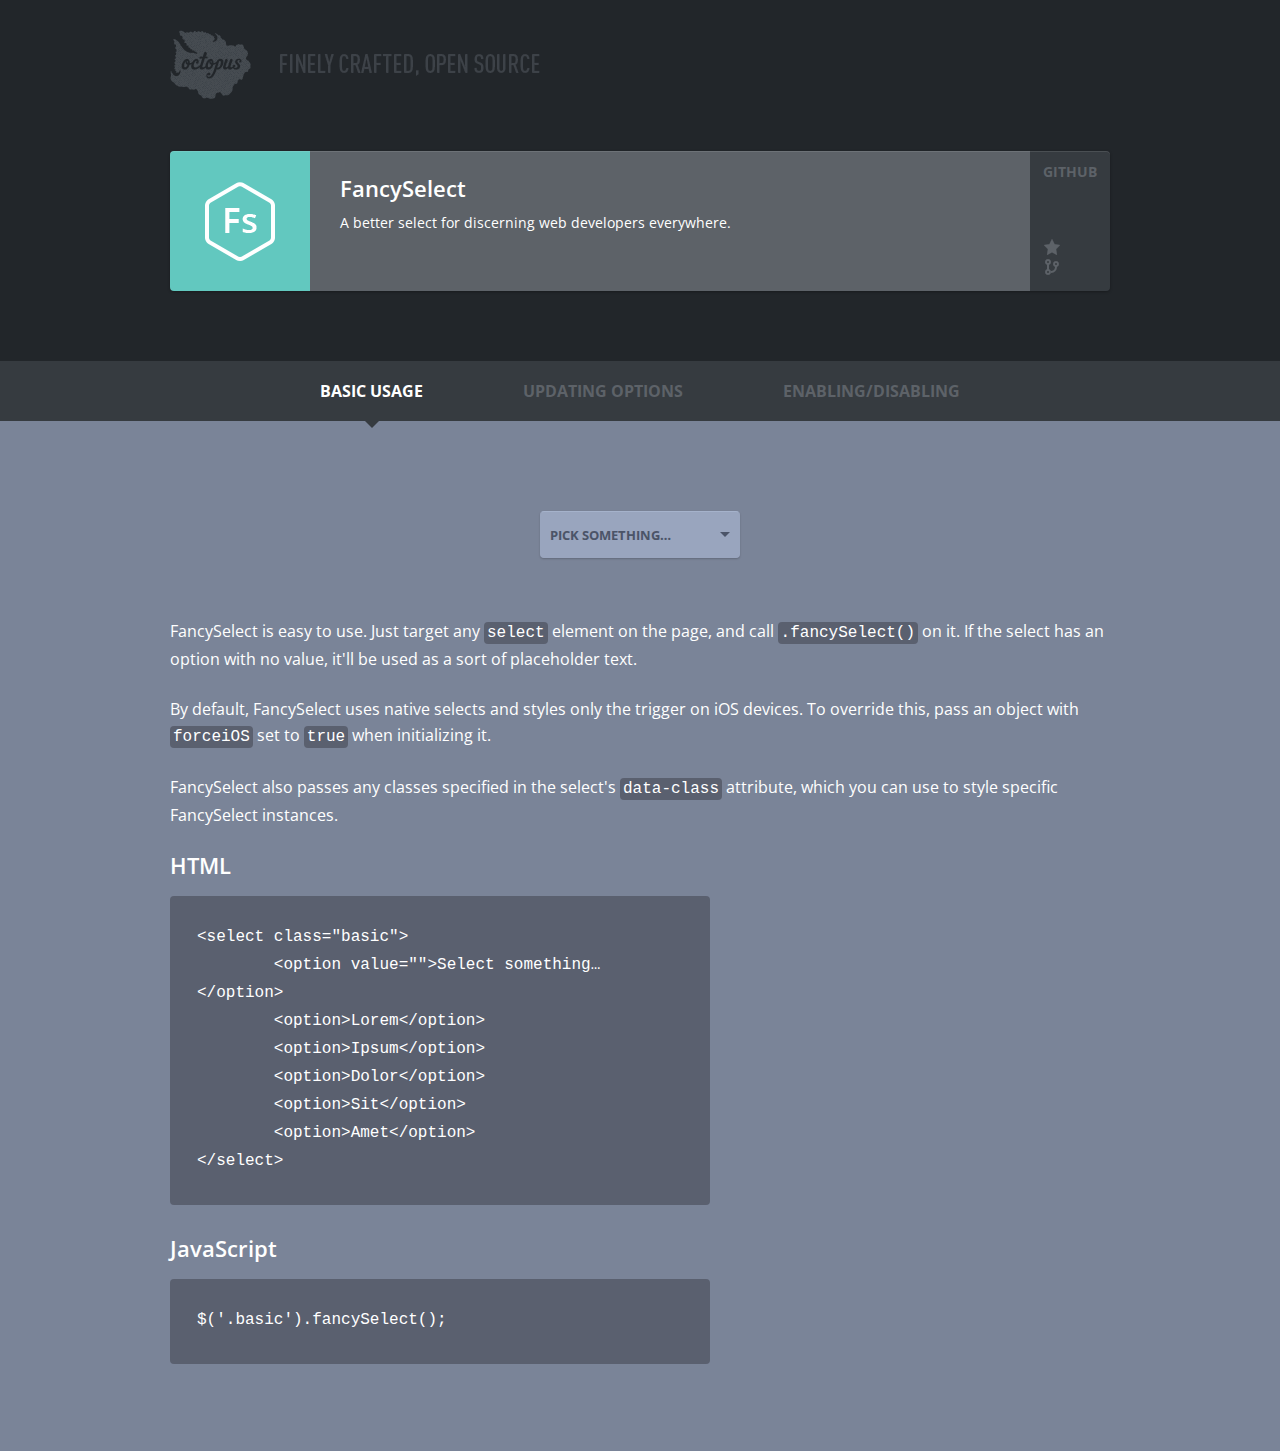
<file: vendor/fancyselect/index.html>
<!doctype html>
<html lang="en">
	<head>
		<meta charset="utf-8">
		<meta http-equiv="X-UA-Compatible" content="IE=edge,chrome=1">
		<meta name="description" content="A better select for discerning web developers everywhere.">
		<meta name="designer" content="Octopus Creative">
		<meta name="developer" content="Octopus Creative">
		<meta name="viewport" content="width=device-width,initial-scale=1,maximum-scale=1">

		<title>FancySelect » Octopus Code</title>

		<link href='http://fonts.googleapis.com/css?family=Open+Sans:400,600,700' rel='stylesheet' type='text/css'>
		<link rel="stylesheet" media="screen, projection" href="index.css">
		<link rel="stylesheet" media="screen, projection" href="fancySelect.css">
		<style type="text/css">
			div.repo div.logo { background: #62C8BF; }

			body { background: #7A8498; }

			div#main { font-size: 16px; line-height: 26px; color: #fff; }
			div#main div.fancy-select { margin: 0 auto 60px; width: 200px; }

			div#main p { margin-bottom: 24px; }
			div#main a { text-decoration: none; color: #BAC9E7; font-weight: 600; }

			div#main code { font-size: 16px; padding: 2px 3px; background: #5A606F; color: #fff; border-radius: 4px; font-family: "Inconsolata", monospace; }

			div#main pre { padding: 27px 27px 30px; background: #5A606F; color: #fff; border-radius: 4px; white-space: pre-wrap; max-width: 540px; line-height: 28px; margin-bottom: 30px; }
			div#main pre code { padding: 0; background: transparent; border-radius: 0; margin-bottom: 18px; }

			div#main section { width: 940px; margin: 90px auto; }
			div#main section h2, div#main section h3 { font-size: 22px; margin-bottom: 18px; font-weight: 600; }

			/*one column*/
			@media only screen and (max-width: 639px) {
				div#main section { width: 300px; }
			}

			/*two columns*/
			@media only screen and (min-width: 640px) and (max-width: 959px) {
				div#main section { width: 620px; }
			}
		</style>

		<script src="http://ajax.googleapis.com/ajax/libs/jquery/2.0.3/jquery.min.js"></script>
		<script src="fancySelect.js"></script>
		<script>
			$(document).ready(function() {
				$('#basic-usage-demo').fancySelect();

				// Boilerplate
				var repoName = 'fancyselect'

				$.get('https://api.github.com/repos/octopuscreative/' + repoName, function(repo) {
					var el = $('#top').find('.repo');

					el.find('.stars').text(repo.watchers_count);
					el.find('.forks').text(repo.forks_count);
				});

				var menu = $('#top').find('menu');

				function positionMenuArrow() {
					var current = menu.find('.current');

					menu.find('.arrow').css('left', current.offset().left + (current.outerWidth() / 2));
				}

				$(window).on('resize', positionMenuArrow);

				menu.on('click', 'a', function(e) {
					var el = $(this),
						href = el.attr('href'),
						currentSection = $('#main').find('.current');

					e.preventDefault();

					menu.find('.current').removeClass('current');

					el.addClass('current');

					positionMenuArrow();

					if (currentSection.length) {
						currentSection.fadeOut(300).promise().done(function() {
							$(href).addClass('current').fadeIn(300);
						});
					} else {
						$(href).addClass('current').fadeIn(300);
					}
				});

				menu.find('a:first').trigger('click')
			});
		</script>
	</head>

	<body>
		<div id="top" class="group">
			<header id="octopus">
				<h2>
					Octopus Creative
					<a href="http://code.octopuscreative.com">Finely crafted, open source</a>
				</h2>
			</header>

			<div class="repo group">
				<a href="http://code.octopuscreative.com/fancyselect" class="left">
					<div class="logo">
						<img src="logo.png">
					</div>

					<div class="description">
						<h1>FancySelect</h1>
						<p>A better select for discerning web developers everywhere.</p>
					</div>
				</a>

				<a href="https://github.com/octopuscreative/fancyselect" class="github">
					<span>GitHub</span>

					<ul>
						<li class="icon stars"></li>
						<li class="icon forks"></li>
					</ul>
				</a>
			</div>

			<menu>
				<div class="arrow"></div>

				<ul>
					<li><a href="#basic-usage">Basic Usage</a></li>
					<li><a href="#updating-options">Updating Options</a></li>
					<li><a href="#enabling-disabling">Enabling/Disabling</a></li>
				</ul>
			</menu>
		</div>

		<div id="main">
			<section id="basic-usage">
				<select id="basic-usage-demo">
					<option value="">Pick Something…</option>
					<option>Lorem Ipsum</option>
					<option>Dolor Sit</option>
					<option>Vehicula Ornare</option>
					<option>Foo</option>
					<option>Bar</option>
					<option>Baz</option>
					<option>Qux</option>
					<option>Zoobie</option>
					<option>Frang</option>
				</select>

				<p>FancySelect is easy to use. Just target any <code>select</code> element on the page, and call <code>.fancySelect()</code> on it. If the select has an option with no value, it'll be used as a sort of placeholder text.</p>

				<p>By default, FancySelect uses native selects and styles only the trigger on iOS devices. To override this, pass an object with <code>forceiOS</code> set to <code>true</code> when initializing it.</p>

				<p>FancySelect also passes any classes specified in the select's <code>data-class</code> attribute, which you can use to style specific FancySelect instances.</p>

				<h3>HTML</h3>

				<pre><code>&lt;select class="basic"&gt;
	&lt;option value=&quot;&quot;&gt;Select something…&lt;/option&gt;
	&lt;option&gt;Lorem&lt;/option&gt;
	&lt;option&gt;Ipsum&lt;/option&gt;
	&lt;option&gt;Dolor&lt;/option&gt;
	&lt;option&gt;Sit&lt;/option&gt;
	&lt;option&gt;Amet&lt;/option&gt;
&lt;/select&gt;</code></pre>

				<h3>JavaScript</h3>

				<pre><code>$('.basic').fancySelect();</code></pre>
			</section>

			<section id="updating-options">
				<p>If the options in your select change after initializing FancySelect, you can tell it to rebuild the list of options by triggering <code>update</code> on the select element.</p>

				<h3>JavaScript</h3>

				<pre><code>var mySelect = $('.my-select');
mySelect.fancySelect();

mySelect.append('&lt;option&gt;Foo&lt;/option&gt;&lt;option&gt;Bar&lt;/option&gt;');
mySelect.trigger('update');</code></pre>
			</section>

			<section id="enabling-disabling">
				<p>FancySelect will automatically pick up your <code>select</code>'s <code>disabled</code> property on initialization. If you need to enable or disable it again later, you can do that by triggering <code>enable</code> or <code>disable</code> on your select element.</p>

				<h3>HTML</h3>

				<pre><code>&lt;select class="my-select" disabled&gt;
	&lt;option&gt;First Option&lt;/option&gt;
	&lt;option&gt;Second Option&lt;/option&gt;
&lt;/select&gt;</code></pre>

				<h3>JavaScript</h3>

				<pre><code>var mySelect = $('.my-select');
mySelect.fancySelect(); // currently disabled because of html property

// later…
mySelect.trigger('enable'); // now enabled

// even later…
mySelect.trigger('disable'); // now disabled again</code></pre>
			</section>
		</div>
	</body>
</html>
</file>
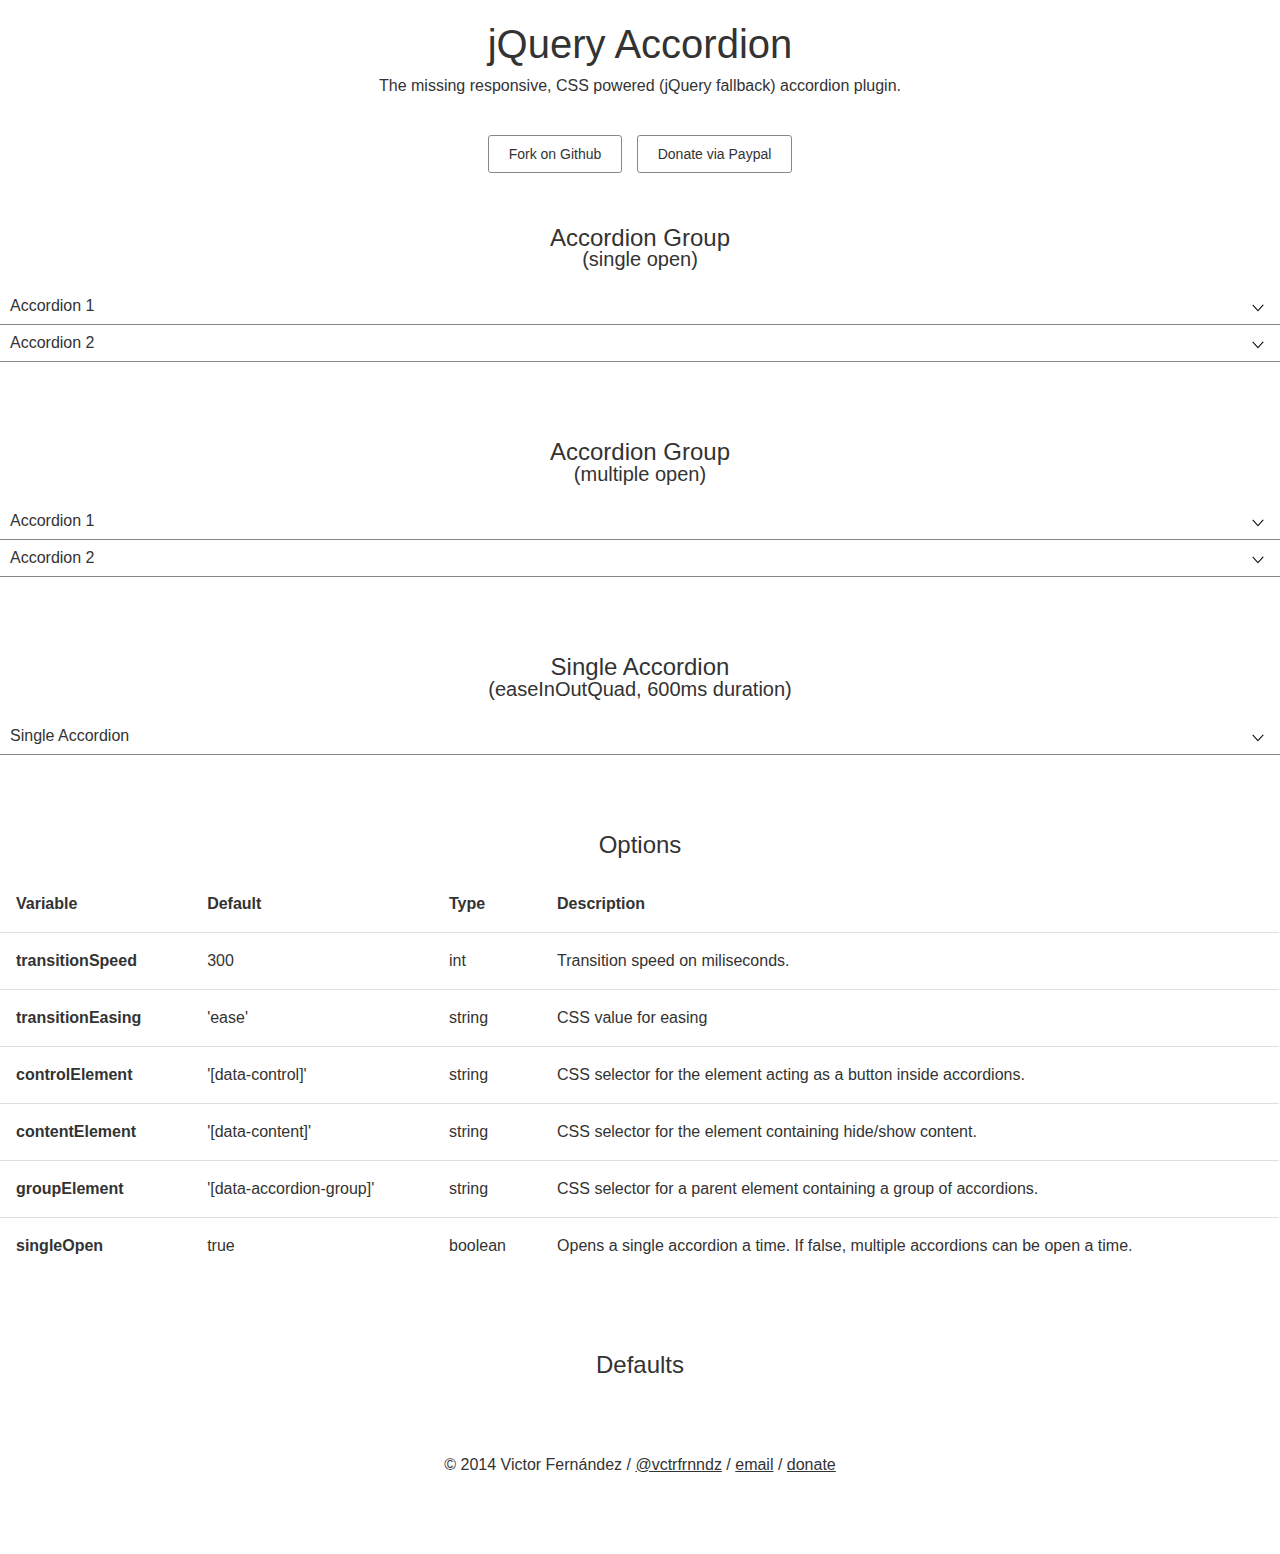
<file: vendor/jquery-accordion/index.html>
<!DOCTYPE html>
<html>
  <head>
    <meta charset="utf-8">
    <meta http-equiv="X-UA-Compatible" content="IE=edge">

    <title>jQuery Accordion</title>
    <meta name="description" content="The missing responsive, CSS powered (jQuery fallback) accordion plugin.">
    <meta name="viewport" content="width=device-width, initial-scale=1">

    <link rel="stylesheet" type="text/css" href="css/demo.css">
    <link rel="stylesheet" type="text/css" href="css/jquery.accordion.css">

  </head>
  <body>
    <section class="intro">
      <h1>jQuery Accordion</h1>
      <p>The missing responsive, CSS powered (jQuery fallback) accordion plugin.</p>

      <a href="https://github.com/vctrfrnndz/jquery-accordion" class="btn">Fork on Github</a>
      <a href="https://www.paypal.com/cgi-bin/webscr?cmd=_donations&business=victor%2emin%2ejs%40gmail%2ecom&lc=US&item_name=jQuery%20Accordion%20Plugin&no_note=0&currency_code=USD&bn=PP%2dDonationsBF%3abtn_donateCC_LG%2egif%3aNonHostedGuest" class="btn">Donate via Paypal</a>
    </section>

    <h2>Accordion Group <br><small>(single open)</small></h2>
    <section id="only-one" data-accordion-group>
      <section data-accordion>
        <button data-control>Accordion 1</button>
        <div data-content>
          <article>Item</article>
          <article data-accordion>
            <button data-control>2nd Level</button>
            <div data-content>
              <article>Item</article>
              <article>Hoodie ennui Godard aesthetic, art party whatever trust fund slow-carb kogi tattooed single-origin coffee banjo. Deep v tote bag brunch, artisan distillery chillwave Williamsburg sartorial. Mustache blog wayfarers Carles, forage biodiesel butcher street art. Hashtag small batch bitters deep v gluten-free. Semiotics butcher blog, paleo asymmetrical narwhal selvage pug Pitchfork DIY artisan Wes Anderson put a bird on it drinking vinegar whatever. Artisan McSweeney's Shoreditch, wolf yr Marfa street art locavore craft beer aesthetic 90's gentrify. Yr hella fingerstache, Echo Park VHS +1 church-key XOXO Vice selvage gastropub readymade literally wayfarers.</article>
              <article>Item</article>
              <article>Item</article>
              <article>Item</article>
              <article>Item</article>
            </div>
          </article>
          <article data-accordion>
            <button data-control>2nd Level</button>
            <div data-content>
              <article>Item</article>
              <article>Item</article>
              <article data-accordion>
                <button data-control>3rd Level</button>
                <div data-content>
                  <article>Item</article>
                  <article>Item</article>
                  <article>Item</article>
                  <article>Item</article>
                  <article>Item</article>
                  <article>Item</article>
                </div>
              </article>
              <article data-accordion>
                <button data-control>3rd Level</button>
                <div data-content>
                  <article>Item</article>
                  <article>Item</article>
                  <article>Item</article>
                  <article>Item</article>
                  <article>Item</article>
                  <article>Item</article>
                </div>
              </article>
            </div>
          </article>
          <article>Item</article>
          <article>Item</article>
          <article>Item</article>
        </div>
      </section>

      <section data-accordion>
        <button data-control>Accordion 2</button>
        <div data-content>
          <article>Item</article>
          <article>Item</article>
          <article>Item</article>
          <article>Item</article>
          <article>Item</article>
          <article>Item</article>
        </div>
      </section>
    </section>

    <h2>Accordion Group <br><small>(multiple open)</small></h2>
    <section id="multiple" data-accordion-group>
      <section data-accordion>
        <button data-control>Accordion 1</button>
        <div data-content>
          <article>Item</article>
          <article data-accordion>
            <button data-control>2nd Level</button>
            <div data-content>
              <article>Item</article>
              <article>Hoodie ennui Godard aesthetic, art party whatever trust fund slow-carb kogi tattooed single-origin coffee banjo. Deep v tote bag brunch, artisan distillery chillwave Williamsburg sartorial. Mustache blog wayfarers Carles, forage biodiesel butcher street art. Hashtag small batch bitters deep v gluten-free. Semiotics butcher blog, paleo asymmetrical narwhal selvage pug Pitchfork DIY artisan Wes Anderson put a bird on it drinking vinegar whatever. Artisan McSweeney's Shoreditch, wolf yr Marfa street art locavore craft beer aesthetic 90's gentrify. Yr hella fingerstache, Echo Park VHS +1 church-key XOXO Vice selvage gastropub readymade literally wayfarers.</article>
              <article>Item</article>
              <article>Item</article>
              <article>Item</article>
              <article>Item</article>
            </div>
          </article>
          <article data-accordion>
            <button data-control>2nd Level</button>
            <div data-content>
              <article>Item</article>
              <article>Item</article>
              <article data-accordion>
                <button data-control>3rd Level</button>
                <div data-content>
                  <article>Item</article>
                  <article>Item</article>
                  <article>Item</article>
                  <article>Item</article>
                  <article>Item</article>
                  <article>Item</article>
                </div>
              </article>
              <article data-accordion>
                <button data-control>3rd Level</button>
                <div data-content>
                  <article>Item</article>
                  <article>Item</article>
                  <article>Item</article>
                  <article>Item</article>
                  <article>Item</article>
                  <article>Item</article>
                </div>
              </article>
            </div>
          </article>
          <article>Item</article>
          <article>Item</article>
          <article>Item</article>
        </div>
      </section>

      <section data-accordion>
        <button data-control>Accordion 2</button>
        <div data-content>
          <article>Item</article>
          <article>Item</article>
          <article>Item</article>
          <article>Item</article>
          <article>Item</article>
          <article>Item</article>
        </div>
      </section>
    </section>

    <h2>Single Accordion <br><small>(easeInOutQuad, 600ms duration)</small></h2>
    <section id="single" data-accordion>
      <button data-control>Single Accordion</button>
      <div data-content>
        <article>Item</article>
        <article>Item</article>
        <article>Item</article>
        <article>Item</article>
        <article>Item</article>
        <article>Item</article>
      </div>
    </section>

    <section class="options">
      <h2>Options</h2>

      <table class="table hp-table table-bordered table-striped">
        <thead>
          <tr>
            <th>Variable</th>
            <th>Default</th>
            <th>Type</th>
            <th>Description</th>
          </tr>
        </thead>
        <tbody>
          <tr>
            <td>transitionSpeed</td>
            <td>300</td>
            <td>int</td>
            <td>Transition speed on miliseconds.</td>
          </tr>
          <tr>
            <td>transitionEasing</td>
            <td>'ease'</td>
            <td>string</td>
            <td>CSS value for easing</td>
          </tr>
          <tr>
            <td>controlElement</td>
            <td>'[data-control]'</td>
            <td>string</td>
            <td>CSS selector for the element acting as a button inside accordions.</td>
          </tr>
          <tr>
            <td>contentElement</td>
            <td>'[data-content]'</td>
            <td>string</td>
            <td>CSS selector for the element containing hide/show content.</td>
          </tr>
          <tr>
            <td>groupElement</td>
            <td>'[data-accordion-group]'</td>
            <td>string</td>
            <td>CSS selector for a parent element containing a group of accordions.</td>
          </tr>
          <tr>
            <td>singleOpen</td>
            <td>true</td>
            <td>boolean</td>
            <td>Opens a single accordion a time. If false, multiple accordions can be open a time.</td>
          </tr>
        </tbody>
      </table>
    </section>

    <section class="snippet">
      <h2>Defaults</h2>

      <script src="https://gist.github.com/vctrfrnndz/58966480a6586748474d.js"></script>
    </section>

    <section class="copyright">
      &copy; 2014 Victor Fernández / <a href="http://vctrfrnndz.com/">@vctrfrnndz</a> / <a href="mailto:victor@vctrfrnndz.com">email</a> / <a href="https://www.paypal.com/cgi-bin/webscr?cmd=_donations&business=victor%2emin%2ejs%40gmail%2ecom&lc=US&item_name=jQuery%20Accordion%20Plugin&no_note=0&currency_code=USD&bn=PP%2dDonationsBF%3abtn_donateCC_LG%2egif%3aNonHostedGuest" >donate</a>
    </section>

    <script src="//ajax.googleapis.com/ajax/libs/jquery/1.11.1/jquery.min.js"></script>
    <script type="text/javascript" src="js/jquery.accordion.js"></script>
    <script type="text/javascript">
      $(document).ready(function() {
        $('#only-one [data-accordion]').accordion();

        $('#multiple [data-accordion]').accordion({
          singleOpen: false
        });

        $('#single[data-accordion]').accordion({
          transitionEasing: 'cubic-bezier(0.455, 0.030, 0.515, 0.955)',
          transitionSpeed: 200
        });
      });
    </script>
  </body>
</html>
</file>
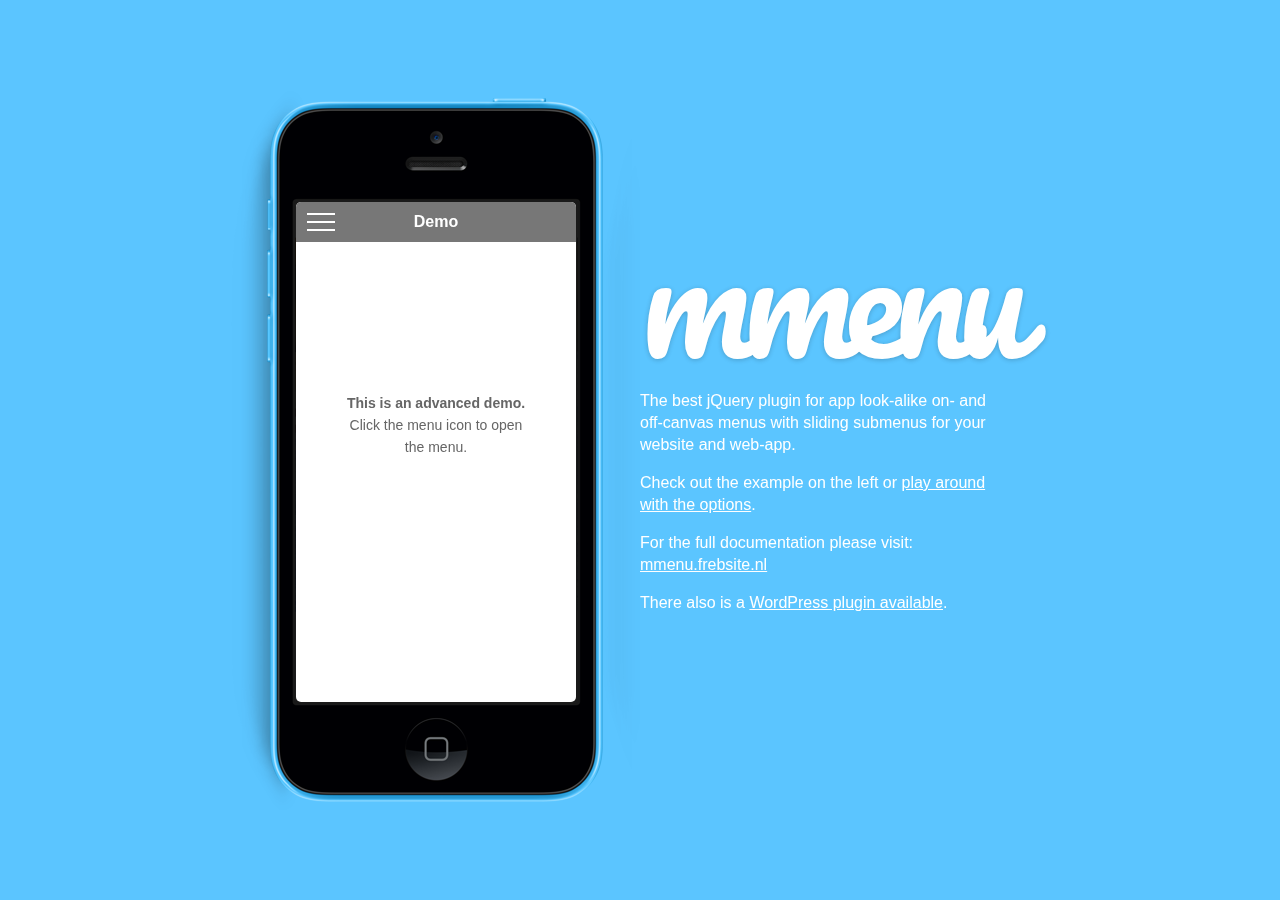
<file: vendor/jQuery.mmenu/index.html>
<!DOCTYPE html>
<html>
	<head>
		<meta charset="utf-8" />
		<meta name="author" content="www.frebsite.nl" />
		<meta content="width=600px user-scalable=yes" name="viewport" />
		<meta name="robots" content="noindex, nofollow" />

		<title>jQuery.mmenu, app look-alike menus with sliding submenus.</title>

		<link type="text/css" rel="stylesheet" href="http://fonts.googleapis.com/css?family=Pacifico" />
		<link type="text/css" rel="stylesheet" href="demo/css/site.css" />
	</head>
	<body>
		<div id="wrapper">
			<div class="phone">
				<iframe name="phone" src="demo/advanced.html" frameborder="0" width="320" height="480"></iframe>
			</div>
			<div id="page">
				<h1>mmenu</h1>
				<p>The best jQuery plugin for app look-alike on- and off-canvas menus with sliding submenus for your website and web-app.</p>
				<p>Check out the example on the left or <a href="http://mmenu.frebsite.nl/examples.html" target="_blank">play around with the options</a>.</p>
				<p>For the full documentation please visit: <a href="http://mmenu.frebsite.nl" target="_blank">mmenu.frebsite.nl</a></p>
				<p>There also is a <a href="http://mmenu.frebsite.nl/wordpress-plugin.html">WordPress plugin available</a>.</p>
			</div>
		</div>
	</body>
</html>
</file>
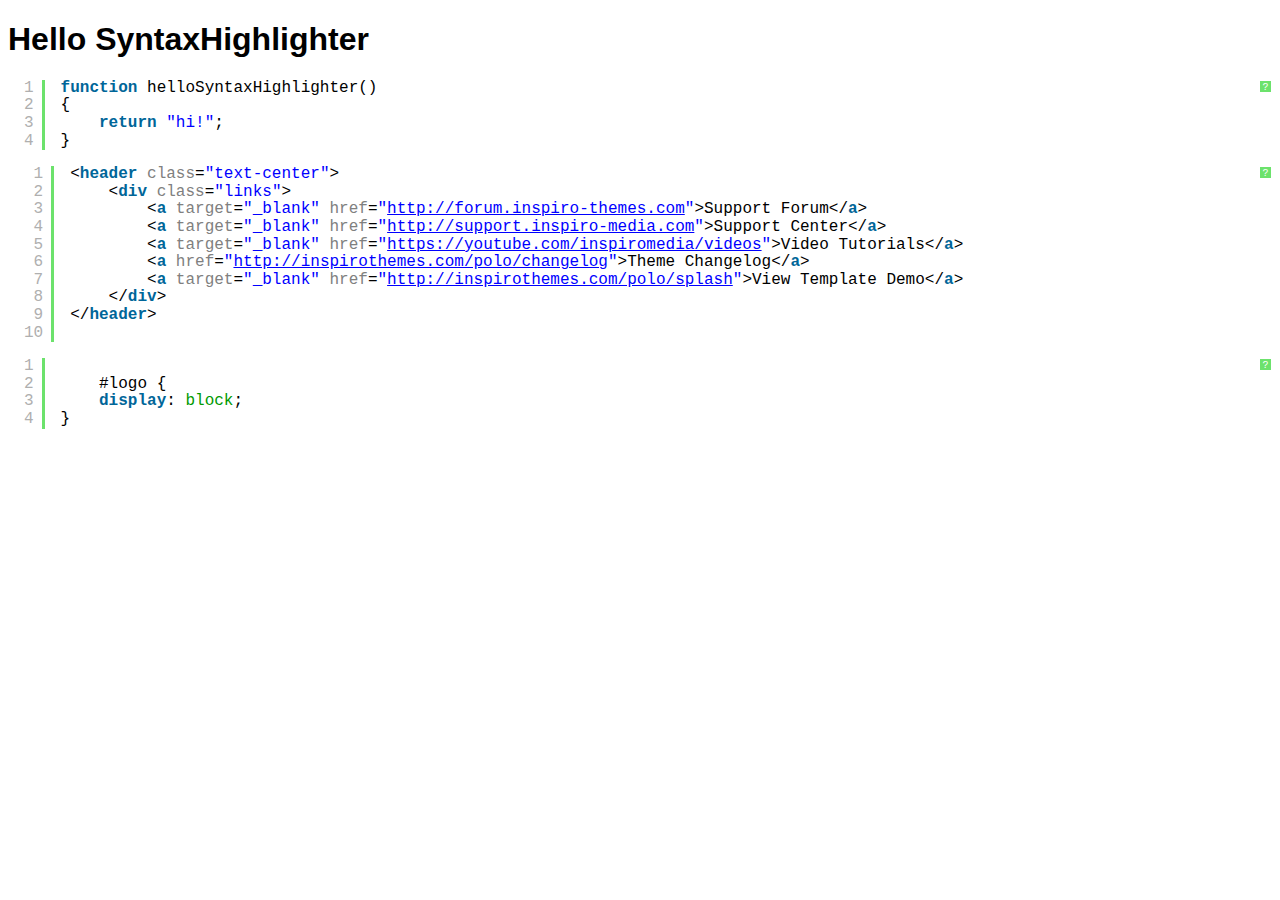
<file: documentation/vendor/syntaxhighlighter/index.html>
<!DOCTYPE html PUBLIC "-//W3C//DTD XHTML 1.0 Strict//EN" "http://www.w3.org/TR/xhtml1/DTD/xhtml1-strict.dtd">
<html xmlns="http://www.w3.org/1999/xhtml" xml:lang="en" lang="en">
<head>
	<meta http-equiv="Content-Type" content="text/html; charset=UTF-8" />
	<title>Hello SyntaxHighlighter</title>
	<script type="text/javascript" src="scripts/shCore.js"></script>
	<script type="text/javascript" src="scripts/shBrushJScript.js"></script>
		<script type="text/javascript" src="scripts/shBrushCss.js"></script>
	<script type="text/javascript" src="scripts/shBrushXml.js"></script>
	<link type="text/css" rel="stylesheet" href="styles/shCoreDefault.css"/>
	<script type="text/javascript">SyntaxHighlighter.all();</script>
</head>

<body style="background: white; font-family: Helvetica">

<h1>Hello SyntaxHighlighter</h1>
<pre class="brush: js;">
function helloSyntaxHighlighter()
{
	return "hi!";
}
</pre>
	
<pre class="brush: html;">	
	<header class="text-center">
		<div class="links">
			<a target="_blank" href="http://forum.inspiro-themes.com">Support Forum</a>
			<a target="_blank" href="http://support.inspiro-media.com">Support Center</a>
			<a target="_blank" href="https://youtube.com/inspiromedia/videos">Video Tutorials</a>
			<a href="http://inspirothemes.com/polo/changelog">Theme Changelog</a>
			<a target="_blank" href="http://inspirothemes.com/polo/splash">View Template Demo</a>
		</div>
	</header>
</pre>
	
	<pre class="brush: css;">	
	#logo {
	display: block;
}
</pre>
</html>
</file>
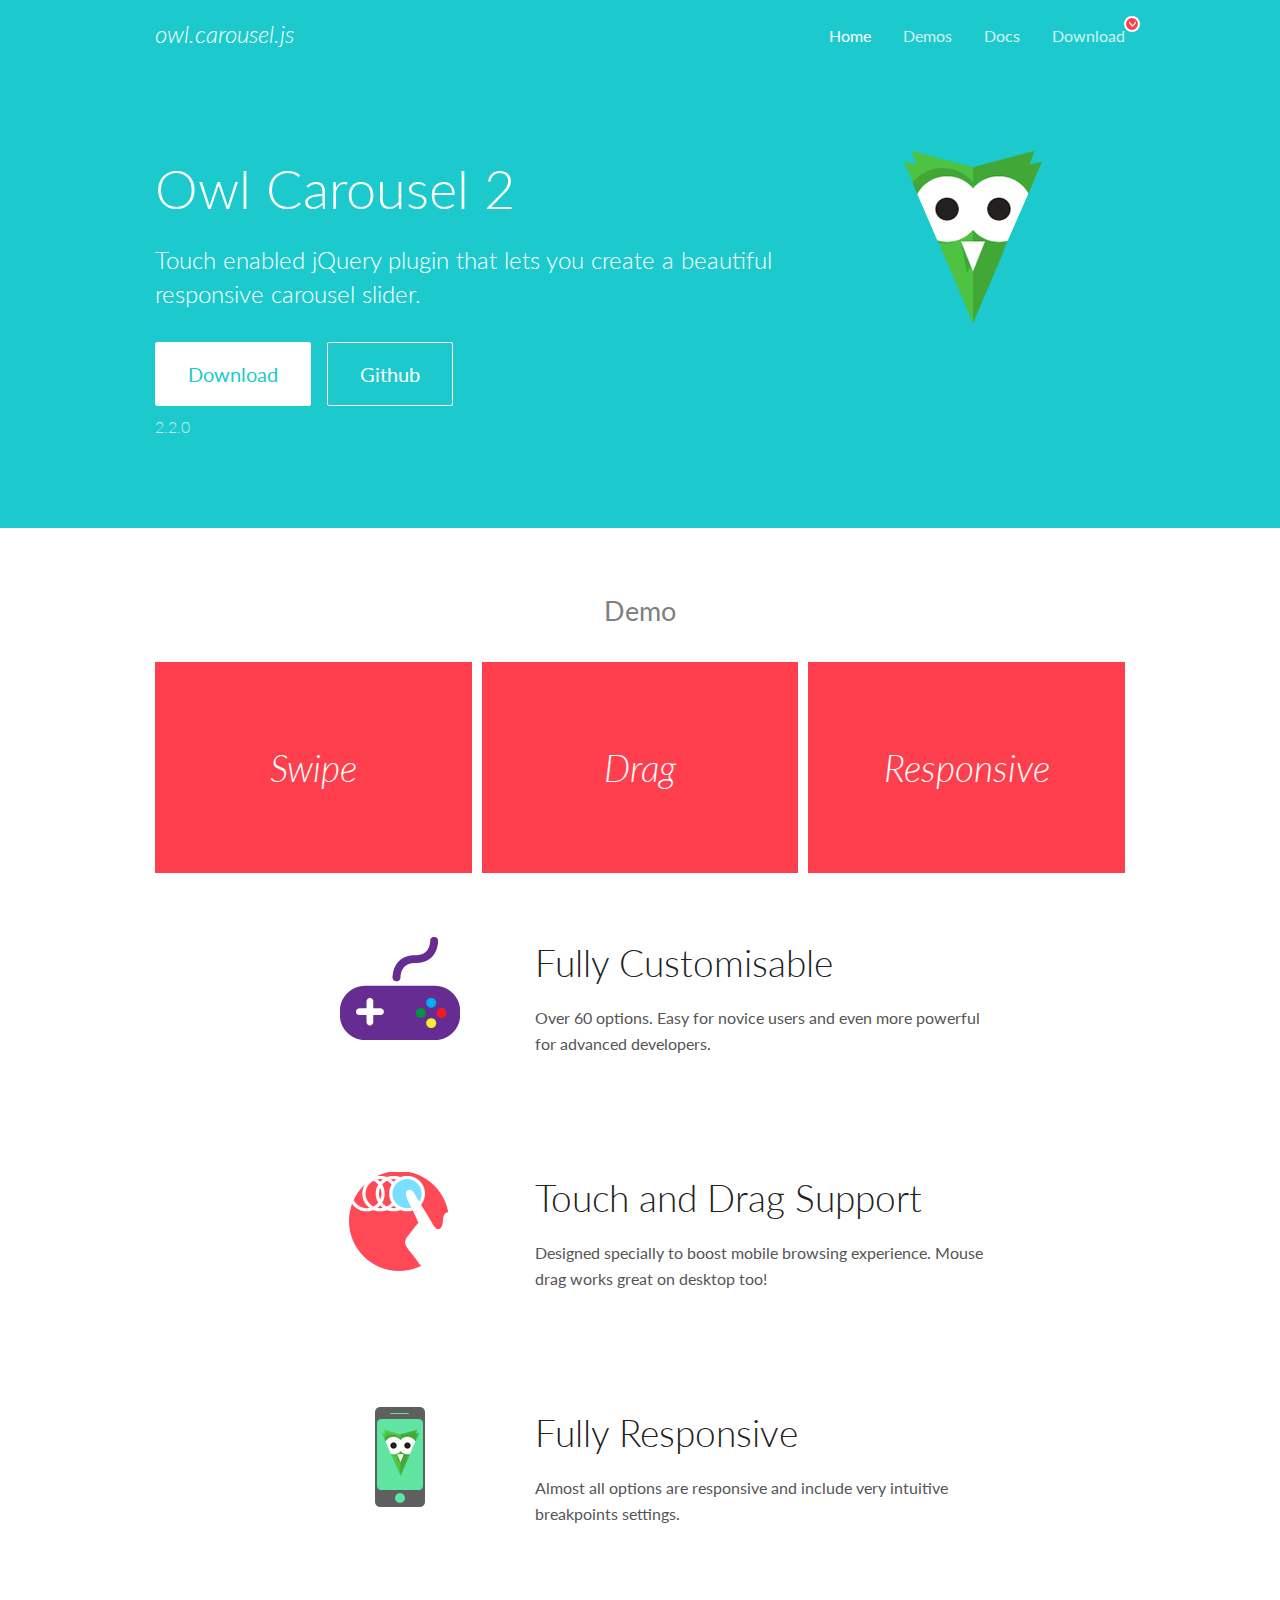
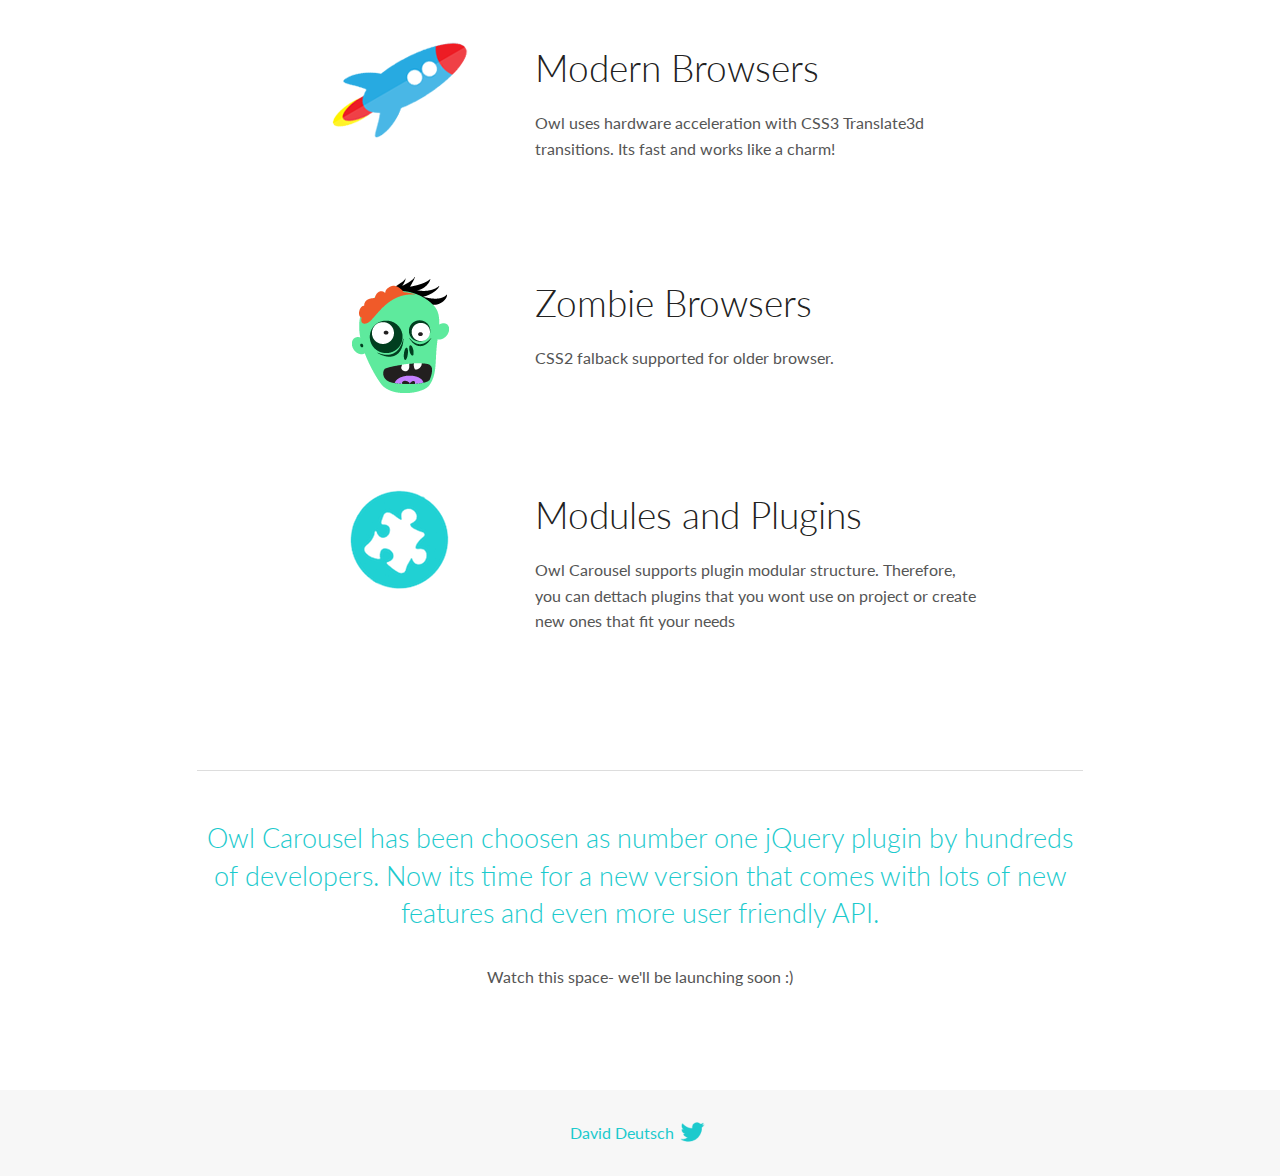
<file: vendor/owl.carousel/docs/index.html>
<!DOCTYPE html>
<html lang="en">
  <head>

    <!-- head -->
    <meta charset="utf-8">
    <meta name="msapplication-tap-highlight" content="no" />
    <meta name="viewport" content="width=device-width, initial-scale=1.0" />
    <meta name="description" content="Touch enabled jQuery plugin that lets you create beautiful responsive carousel slider.">
    <meta name="author" content="David Deutsch">
    <title>
      Home | Owl Carousel | 2.2.0
    </title>

    <!-- Stylesheets -->
    <link href='https://fonts.googleapis.com/css?family=Lato:300,400,700,400italic,300italic' rel='stylesheet' type='text/css'>
    <link rel="stylesheet" href="assets/css/docs.theme.min.css">

    <!-- Owl Stylesheets -->
    <link rel="stylesheet" href="assets/owlcarousel/assets/owl.carousel.min.css">
    <link rel="stylesheet" href="assets/owlcarousel/assets/owl.theme.default.min.css">

    <!-- HTML5 shim and Respond.js IE8 support of HTML5 elements and media queries -->

    <!--[if lt IE 9]>
      <script src="https://oss.maxcdn.com/libs/html5shiv/3.7.0/html5shiv.js"></script>
      <script src="https://oss.maxcdn.com/libs/respond.js/1.3.0/respond.min.js"></script>
    <![endif]-->

    <!-- Favicons -->
    <link rel="apple-touch-icon-precomposed" sizes="144x144" href="assets/ico/apple-touch-icon-144-precomposed.png">
    <link rel="shortcut icon" href="assets/ico/favicon.png">
    <link rel="shortcut icon" href="favicon.ico">

    <!-- Yeah i know js should not be in header. Its required for demos.-->

    <!-- javascript -->
    <script src="assets/vendors/jquery.min.js"></script>
    <script src="assets/owlcarousel/owl.carousel.js"></script>
  </head>
  <body>

    <!-- header -->
    <header class="header">
      <div class="row">
        <div class="large-12 columns">
          <div class="brand left">
            <h3>
              <a href="/OwlCarousel2/">owl.carousel.js</a> 
            </h3>
          </div>
          <a id="toggle-nav" class="right">
            <span></span> <span></span> <span></span> 
          </a> 
          <div class="nav-bar">
            <ul class="clearfix">
              <li class="active">
                <a href="/OwlCarousel2/index.html">Home</a> 
              </li>
              <li> <a href="/OwlCarousel2/demos/demos.html">Demos</a>  </li>
              <li> <a href="/OwlCarousel2/docs/started-welcome.html">Docs</a>  </li>
              <li>
                <a href="/OwlCarousel2/download/owl.carousel.2.2.0.zip">Download</a> 
                <span class="download"></span> 
              </li>
            </ul>
          </div>
        </div>
      </div>
    </header>

    <!-- home panel -->
    <section id="hero">
      <div class="row">
        <div class="large-8 medium-8 columns">
          <h1>Owl Carousel 2</h1>
          <h4>Touch enabled jQuery plugin that lets you create a beautiful responsive carousel slider.</h4>
          <a href="/OwlCarousel2/download/owl.carousel.2.2.0.zip" class="hero-button">Download</a> 
          <a href="https://github.com/OwlCarousel2/OwlCarousel2" class="hero-button outline">Github</a> 
          <p>2.2.0</p>
        </div>
        <div class="large-4 medium-4 columns">
          <img class="owl-logo" src="assets/img/owl-logo.png" alt="mr. Owl">
        </div>
      </div>
    </section>

    <!-- body -->
    <div class="home-demo">
      <div class="row">
        <div class="large-12 columns">
          <h3>Demo</h3>
          <div class="owl-carousel">
            <div class="item">
              <h2>Swipe</h2>
            </div>
            <div class="item">
              <h2>Drag</h2>
            </div>
            <div class="item">
              <h2>Responsive</h2>
            </div>
            <div class="item">
              <h2>CSS3</h2>
            </div>
            <div class="item">
              <h2>Fast</h2>
            </div>
            <div class="item">
              <h2>Easy</h2>
            </div>
            <div class="item">
              <h2>Free</h2>
            </div>
            <div class="item">
              <h2>Upgradable</h2>
            </div>
            <div class="item">
              <h2>Tons of options</h2>
            </div>
            <div class="item">
              <h2>Infinity</h2>
            </div>
            <div class="item">
              <h2>Auto Width</h2>
            </div>
          </div>
        </div>
      </div>
    </div>
    <script>
      var owl = $('.owl-carousel');
      owl.owlCarousel({
        margin: 10,
        loop: true,
        responsive: {
          0: {
            items: 1
          },
          600: {
            items: 2
          },
          1000: {
            items: 3
          }
        }
      })
    </script>

    <!-- features -->
    <div id="features">
      <div class="row">
        <div class="small-12 medium-9 small-centered columns">
          <section class="row feature">
            <div class="medium-4 small-12 columns">
              <img src="assets/img/feature-options.png" alt="">
            </div>
            <div class="medium-8 small-12 columns">
              <h2>Fully Customisable</h2>
              <p>Over 60 options. Easy for novice users and even more powerful for advanced developers.</p>
            </div>
          </section>
          <section class="row feature">
            <div class="medium-4 small-12 columns">
              <img src="assets/img/feature-drag.png" alt="">
            </div>
            <div class="medium-8 small-12 columns">
              <h2>Touch and Drag Support</h2>
              <p>Designed specially to boost mobile browsing experience. Mouse drag works great on desktop too!</p>
            </div>
          </section>
          <section class="row feature">
            <div class="medium-4 small-12 columns">
              <img src="assets/img/feature-responsive.png" alt="">
            </div>
            <div class="medium-8 small-12 columns">
              <h2>Fully Responsive</h2>
              <p>Almost all options are responsive and include very intuitive breakpoints settings.</p>
            </div>
          </section>
          <section class="row feature">
            <div class="medium-4 small-12 columns">
              <img src="assets/img/feature-modern.png" alt="">
            </div>
            <div class="medium-8 small-12 columns">
              <h2>Modern Browsers</h2>
              <p>Owl uses hardware acceleration with CSS3 Translate3d transitions. Its fast and works like a charm! </p>
            </div>
          </section>
          <section class="row feature">
            <div class="medium-4 small-12 columns">
              <img src="assets/img/feature-zombie.png" alt="">
            </div>
            <div class="medium-8 small-12 columns">
              <h2>Zombie Browsers</h2>
              <p>CSS2 falback supported for older browser.</p>
            </div>
          </section>
          <section class="row feature">
            <div class="medium-4 small-12 columns">
              <img src="assets/img/feature-module.png" alt="">
            </div>
            <div class="medium-8 small-12 columns">
              <h2>Modules and Plugins</h2>
              <p>Owl Carousel supports plugin modular structure. Therefore, you can dettach plugins that you wont use on project or create new ones that fit your needs</p>
            </div>
          </section>
        </div>
      </div>
    </div>

    <!-- footer -->
    <section id="teaser-text">
      <div class="row">
        <div class="small-12 medium-11 small-centered columns">
          <hr>
          <h3 id="owl-carousel-has-been-choosen-as-number-one-jquery-plugin-by-hundreds-of-developers-now-its-time-for-a-new-version-that-comes-with-lots-of-new-features-and-even-more-user-friendly-api-">Owl Carousel has been choosen as number one jQuery plugin by hundreds of developers. Now its time for a new version that comes with lots of new features and even more user friendly API.</h3>
          <p>Watch this space- we&#39;ll be launching soon :)</p>
        </div>
      </div>
    </section>

    <!-- footer -->
    <footer class="footer">
      <div class="row">
        <div class="large-12 columns">
          <h5>
            <a href="/docs/support-contact.html">David Deutsch</a> 
            <a id="custom-tweet-button" href="https://twitter.com/share?url=http://www.owlcarousel.owlgraphic.com&text=Owl Carousel - This is so awesome! " target="_blank"></a> 
          </h5>
        </div>
      </div>
    </footer>

    <!-- vendors -->
    <script src="assets/vendors/highlight.js"></script>
    <script src="assets/js/app.js"></script>
  </body>
</html>
</file>
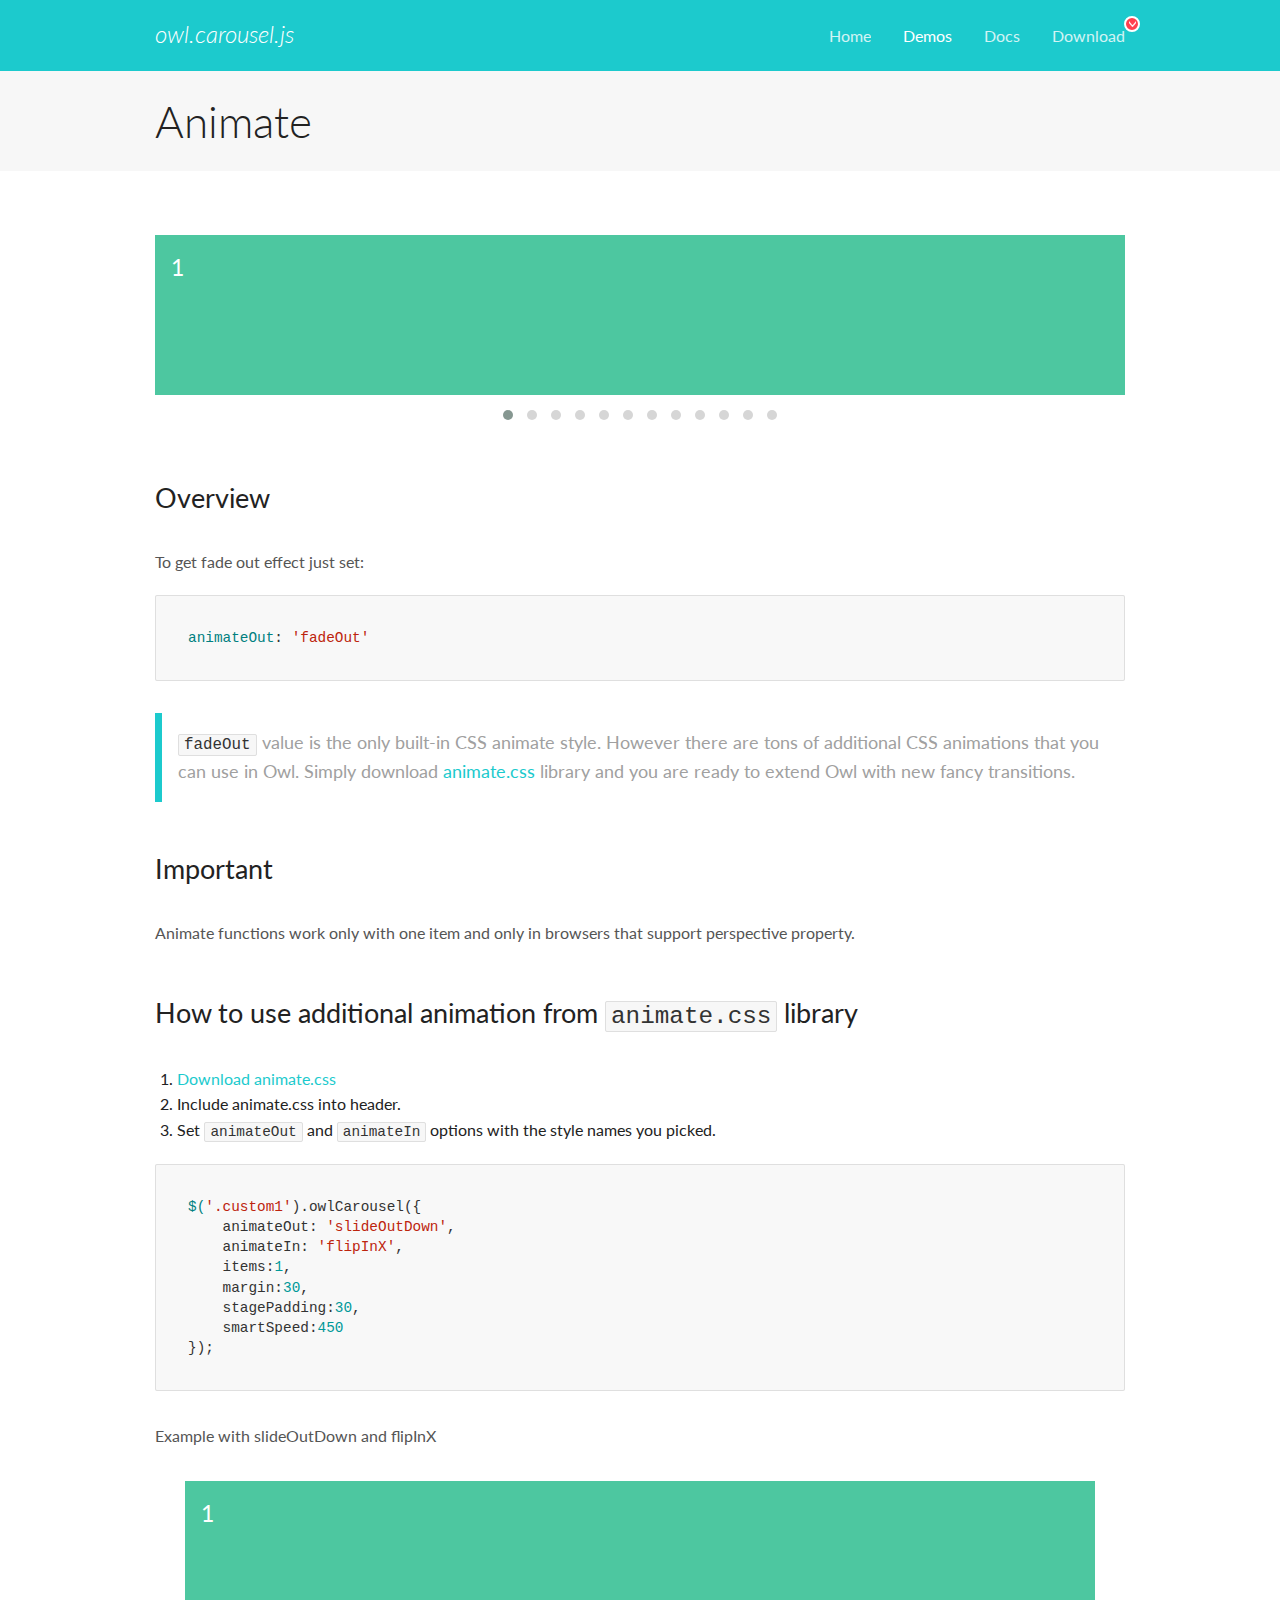
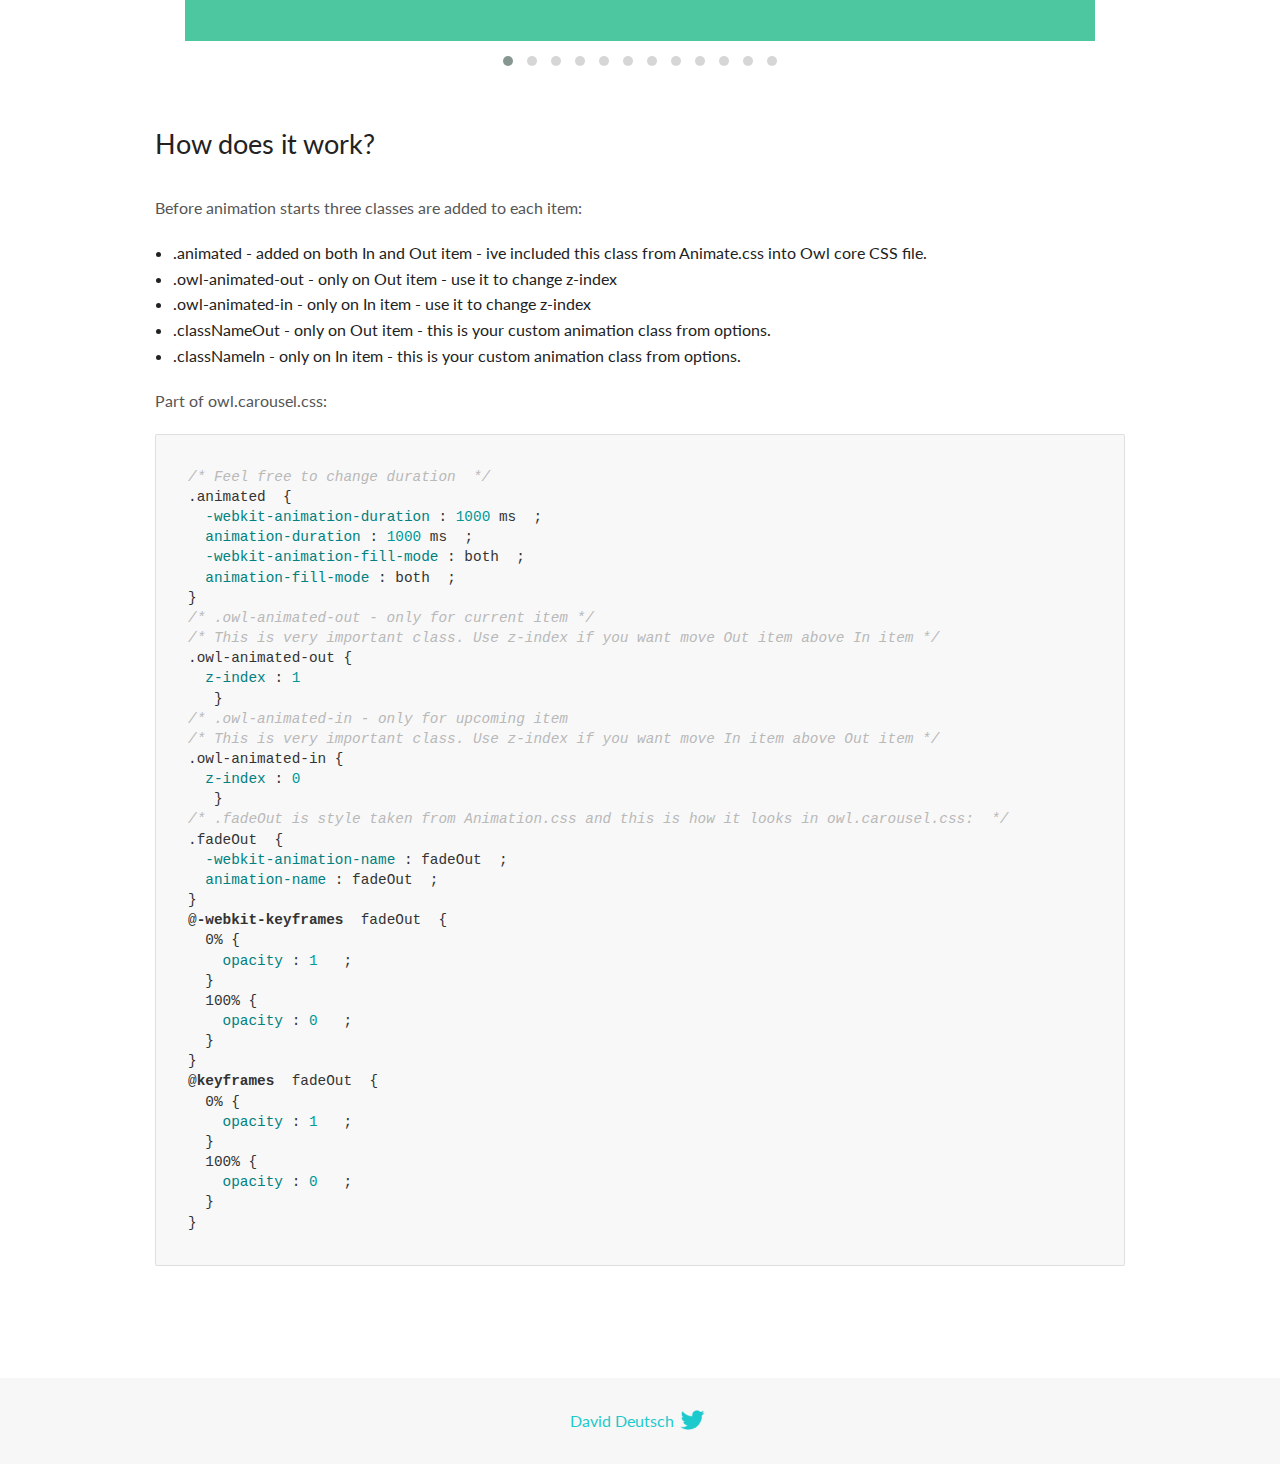
<file: vendor/owl.carousel/docs/demos/animate.html>
<!DOCTYPE html>
<html lang="en">
  <head>

    <!-- head -->
    <meta charset="utf-8">
    <meta name="msapplication-tap-highlight" content="no" />
    <meta name="viewport" content="width=device-width, initial-scale=1.0" />
    <meta name="description" content="Animate carousel">
    <meta name="author" content="David Deutsch">
    <title>
      Animate Demo | Owl Carousel | 2.2.0
    </title>

    <!-- Stylesheets -->
    <link href='https://fonts.googleapis.com/css?family=Lato:300,400,700,400italic,300italic' rel='stylesheet' type='text/css'>
    <link rel="stylesheet" href="../assets/css/docs.theme.min.css">

    <!-- Owl Stylesheets -->
    <link rel="stylesheet" href="../assets/owlcarousel/assets/owl.carousel.min.css">
    <link rel="stylesheet" href="../assets/owlcarousel/assets/owl.theme.default.min.css">

    <!-- HTML5 shim and Respond.js IE8 support of HTML5 elements and media queries -->

    <!--[if lt IE 9]>
      <script src="https://oss.maxcdn.com/libs/html5shiv/3.7.0/html5shiv.js"></script>
      <script src="https://oss.maxcdn.com/libs/respond.js/1.3.0/respond.min.js"></script>
    <![endif]-->

    <!-- Favicons -->
    <link rel="apple-touch-icon-precomposed" sizes="144x144" href="../assets/ico/apple-touch-icon-144-precomposed.png">
    <link rel="shortcut icon" href="../assets/ico/favicon.png">
    <link rel="shortcut icon" href="favicon.ico">

    <!-- Yeah i know js should not be in header. Its required for demos.-->

    <!-- javascript -->
    <script src="../assets/vendors/jquery.min.js"></script>
    <script src="../assets/owlcarousel/owl.carousel.js"></script>
  </head>
  <body>

    <!-- header -->
    <header class="header">
      <div class="row">
        <div class="large-12 columns">
          <div class="brand left">
            <h3>
              <a href="/OwlCarousel2/">owl.carousel.js</a> 
            </h3>
          </div>
          <a id="toggle-nav" class="right">
            <span></span> <span></span> <span></span> 
          </a> 
          <div class="nav-bar">
            <ul class="clearfix">
              <li> <a href="/OwlCarousel2/index.html">Home</a>  </li>
              <li class="active">
                <a href="/OwlCarousel2/demos/demos.html">Demos</a> 
              </li>
              <li> <a href="/OwlCarousel2/docs/started-welcome.html">Docs</a>  </li>
              <li>
                <a href="/OwlCarousel2/download/owl.carousel.2.2.0.zip">Download</a> 
                <span class="download"></span> 
              </li>
            </ul>
          </div>
        </div>
      </div>
    </header>

    <!-- title -->
    <section class="title">
      <div class="row">
        <div class="large-12 columns">
          <h1>Animate</h1>
        </div>
      </div>
    </section>

    <!--  Demos -->
    <section id="demos">
      <div class="row">
        <div class="large-12 columns">
          <div class="fadeOut owl-carousel owl-theme">
            <div class="item">
              <h4>1</h4>
            </div>
            <div class="item">
              <h4>2</h4>
            </div>
            <div class="item">
              <h4>3</h4>
            </div>
            <div class="item">
              <h4>4</h4>
            </div>
            <div class="item">
              <h4>5</h4>
            </div>
            <div class="item">
              <h4>6</h4>
            </div>
            <div class="item">
              <h4>7</h4>
            </div>
            <div class="item">
              <h4>8</h4>
            </div>
            <div class="item">
              <h4>9</h4>
            </div>
            <div class="item">
              <h4>10</h4>
            </div>
            <div class="item">
              <h4>11</h4>
            </div>
            <div class="item">
              <h4>12</h4>
            </div>
          </div>
          <h3 id="overview">Overview</h3>
          <p>To get fade out effect just set:</p>
          <pre><code>animateOut: &#39;fadeOut&#39;</code></pre>
          <blockquote>
            <p><code>fadeOut</code> value is the only built-in CSS animate style. However there are tons of additional CSS animations that you can use in Owl. Simply download
              <a href="https://daneden.github.io/animate.css/">animate.css</a>  library and you are ready to extend Owl with new fancy transitions.</p>
          </blockquote>
          <h3 id="important">Important</h3>
          <p>Animate functions work only with one item and only in browsers that support perspective property.</p>
          <h3 id="how-to-use-additional-animation-from-animate-css-library">How to use additional animation from <code>animate.css</code> library</h3>
          <ol>
            <li> <a href="https://daneden.github.io/animate.css/">Download animate.css</a>  </li>
            <li>Include animate.css into header.</li>
            <li>Set <code>animateOut</code> and <code>animateIn</code> options with the style names you picked.</li>
          </ol>
          <pre><code>$(&#39;.custom1&#39;).owlCarousel({
    animateOut: &#39;slideOutDown&#39;,
    animateIn: &#39;flipInX&#39;,
    items:1,
    margin:30,
    stagePadding:30,
    smartSpeed:450
});</code></pre>
          <p>Example with slideOutDown and flipInX</p>
          <div class="custom1 owl-carousel owl-theme">
            <div class="item">
              <h4>1</h4>
            </div>
            <div class="item">
              <h4>2</h4>
            </div>
            <div class="item">
              <h4>3</h4>
            </div>
            <div class="item">
              <h4>4</h4>
            </div>
            <div class="item">
              <h4>5</h4>
            </div>
            <div class="item">
              <h4>6</h4>
            </div>
            <div class="item">
              <h4>7</h4>
            </div>
            <div class="item">
              <h4>8</h4>
            </div>
            <div class="item">
              <h4>9</h4>
            </div>
            <div class="item">
              <h4>10</h4>
            </div>
            <div class="item">
              <h4>11</h4>
            </div>
            <div class="item">
              <h4>12</h4>
            </div>
          </div>
          <h3 id="how-does-it-work-">How does it work?</h3>
          <p>Before animation starts three classes are added to each item:</p>
          <ul>
            <li>.animated - added on both In and Out item - ive included this class from Animate.css into Owl core CSS file.</li>
            <li>.owl-animated-out - only on Out item - use it to change z-index</li>
            <li>.owl-animated-in - only on In item - use it to change z-index</li>
            <li>.classNameOut - only on Out item - this is your custom animation class from options.</li>
            <li>.classNameIn - only on In item - this is your custom animation class from options.</li>
          </ul>
          <p>Part of owl.carousel.css:</p>
          <pre><code class="language-css"><span class="comment">/* Feel free to change duration  */</span> 
<span class="class">.animated</span>  <span class="rules">{
  <span class="rule"><span class="attribute">-webkit-animation-duration</span> :<span class="value"> <span class="number">1000</span> ms</span> </span> ;
  <span class="rule"><span class="attribute">animation-duration</span> :<span class="value"> <span class="number">1000</span> ms</span> </span> ;
  <span class="rule"><span class="attribute">-webkit-animation-fill-mode</span> :<span class="value"> both</span> </span> ;
  <span class="rule"><span class="attribute">animation-fill-mode</span> :<span class="value"> both</span> </span> ;
<span class="rule">}</span> </span> 
<span class="comment">/* .owl-animated-out - only for current item */</span> 
<span class="comment">/* This is very important class. Use z-index if you want move Out item above In item */</span> 
<span class="class">.owl-animated-out</span> <span class="rules">{
  <span class="rule"><span class="attribute">z-index</span> :<span class="value"> <span class="number">1</span> 
</span> </span> </span> }
<span class="comment">/* .owl-animated-in - only for upcoming item
/* This is very important class. Use z-index if you want move In item above Out item */</span> 
<span class="class">.owl-animated-in</span> <span class="rules">{
  <span class="rule"><span class="attribute">z-index</span> :<span class="value"> <span class="number">0</span> 
</span> </span> </span> }
<span class="comment">/* .fadeOut is style taken from Animation.css and this is how it looks in owl.carousel.css:  */</span> 
<span class="class">.fadeOut</span>  <span class="rules">{
  <span class="rule"><span class="attribute">-webkit-animation-name</span> :<span class="value"> fadeOut</span> </span> ;
  <span class="rule"><span class="attribute">animation-name</span> :<span class="value"> fadeOut</span> </span> ;
<span class="rule">}</span> </span> 
<span class="at_rule">@<span class="keyword">-webkit-keyframes</span>  fadeOut </span> {
  0% <span class="rules">{
    <span class="rule"><span class="attribute">opacity</span> :<span class="value"> <span class="number">1</span> </span> </span> ;
  <span class="rule">}</span> </span> 
  100% <span class="rules">{
    <span class="rule"><span class="attribute">opacity</span> :<span class="value"> <span class="number">0</span> </span> </span> ;
  <span class="rule">}</span> </span> 
}
<span class="at_rule">@<span class="keyword">keyframes</span>  fadeOut </span> {
  0% <span class="rules">{
    <span class="rule"><span class="attribute">opacity</span> :<span class="value"> <span class="number">1</span> </span> </span> ;
  <span class="rule">}</span> </span> 
  100% <span class="rules">{
    <span class="rule"><span class="attribute">opacity</span> :<span class="value"> <span class="number">0</span> </span> </span> ;
  <span class="rule">}</span> </span> 
}</code></pre>
          <link rel="stylesheet" href="../assets/css/animate.css">
          <script>
            jQuery(document).ready(function($) {
              $('.fadeOut').owlCarousel({
                items: 1,
                animateOut: 'fadeOut',
                loop: true,
                margin: 10,
              });
              $('.custom1').owlCarousel({
                animateOut: 'slideOutDown',
                animateIn: 'flipInX',
                items: 1,
                margin: 30,
                stagePadding: 30,
                smartSpeed: 450
              });
            });
          </script>
        </div>
      </div>
    </section>

    <!-- footer -->
    <footer class="footer">
      <div class="row">
        <div class="large-12 columns">
          <h5>
            <a href="/docs/support-contact.html">David Deutsch</a> 
            <a id="custom-tweet-button" href="https://twitter.com/share?url=http://www.owlcarousel.owlgraphic.com&text=Owl Carousel - This is so awesome! " target="_blank"></a> 
          </h5>
        </div>
      </div>
    </footer>

    <!-- vendors -->
    <script src="../assets/vendors/highlight.js"></script>
    <script src="../assets/js/app.js"></script>
  </body>
</html>
</file>
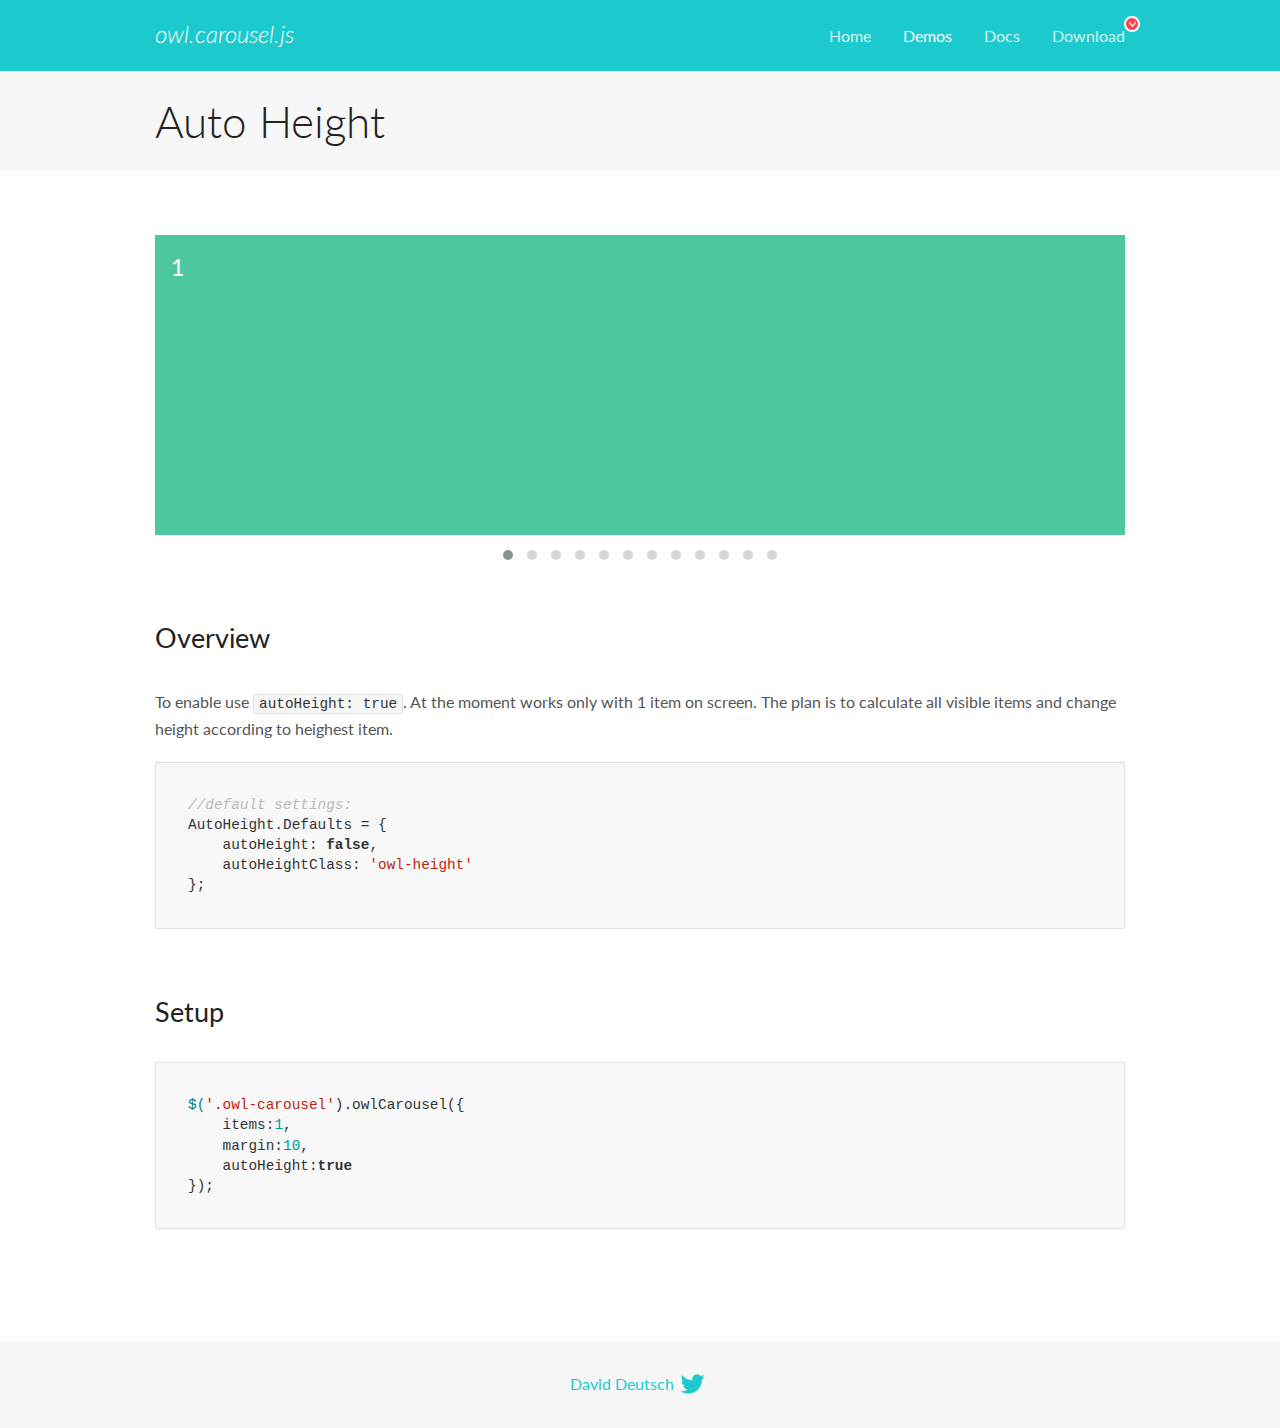
<file: vendor/owl.carousel/docs/demos/autoheight.html>
<!DOCTYPE html>
<html lang="en">
  <head>

    <!-- head -->
    <meta charset="utf-8">
    <meta name="msapplication-tap-highlight" content="no" />
    <meta name="viewport" content="width=device-width, initial-scale=1.0" />
    <meta name="description" content="autoHeight usage demo">
    <meta name="author" content="David Deutsch">
    <title>
      Auto Height Demo | Owl Carousel | 2.2.0
    </title>

    <!-- Stylesheets -->
    <link href='https://fonts.googleapis.com/css?family=Lato:300,400,700,400italic,300italic' rel='stylesheet' type='text/css'>
    <link rel="stylesheet" href="../assets/css/docs.theme.min.css">

    <!-- Owl Stylesheets -->
    <link rel="stylesheet" href="../assets/owlcarousel/assets/owl.carousel.min.css">
    <link rel="stylesheet" href="../assets/owlcarousel/assets/owl.theme.default.min.css">

    <!-- HTML5 shim and Respond.js IE8 support of HTML5 elements and media queries -->

    <!--[if lt IE 9]>
      <script src="https://oss.maxcdn.com/libs/html5shiv/3.7.0/html5shiv.js"></script>
      <script src="https://oss.maxcdn.com/libs/respond.js/1.3.0/respond.min.js"></script>
    <![endif]-->

    <!-- Favicons -->
    <link rel="apple-touch-icon-precomposed" sizes="144x144" href="../assets/ico/apple-touch-icon-144-precomposed.png">
    <link rel="shortcut icon" href="../assets/ico/favicon.png">
    <link rel="shortcut icon" href="favicon.ico">

    <!-- Yeah i know js should not be in header. Its required for demos.-->

    <!-- javascript -->
    <script src="../assets/vendors/jquery.min.js"></script>
    <script src="../assets/owlcarousel/owl.carousel.js"></script>
  </head>
  <body>

    <!-- header -->
    <header class="header">
      <div class="row">
        <div class="large-12 columns">
          <div class="brand left">
            <h3>
              <a href="/OwlCarousel2/">owl.carousel.js</a> 
            </h3>
          </div>
          <a id="toggle-nav" class="right">
            <span></span> <span></span> <span></span> 
          </a> 
          <div class="nav-bar">
            <ul class="clearfix">
              <li> <a href="/OwlCarousel2/index.html">Home</a>  </li>
              <li class="active">
                <a href="/OwlCarousel2/demos/demos.html">Demos</a> 
              </li>
              <li> <a href="/OwlCarousel2/docs/started-welcome.html">Docs</a>  </li>
              <li>
                <a href="/OwlCarousel2/download/owl.carousel.2.2.0.zip">Download</a> 
                <span class="download"></span> 
              </li>
            </ul>
          </div>
        </div>
      </div>
    </header>

    <!-- title -->
    <section class="title">
      <div class="row">
        <div class="large-12 columns">
          <h1>Auto Height</h1>
        </div>
      </div>
    </section>

    <!--  Demos -->
    <section id="demos">
      <div class="row">
        <div class="large-12 columns">
          <div class="owl-carousel owl-theme">
            <div class="item" style="height:300px">
              <h4>1</h4>
            </div>
            <div class="item" style="height:100px">
              <h4>2</h4>
            </div>
            <div class="item" style="height:500px">
              <h4>3</h4>
            </div>
            <div class="item" style="height:250px">
              <h4>4</h4>
            </div>
            <div class="item" style="height:400px">
              <h4>5</h4>
            </div>
            <div class="item" style="height:500px">
              <h4>6</h4>
            </div>
            <div class="item" style="height:600px">
              <h4>7</h4>
            </div>
            <div class="item" style="height:400px">
              <h4>8</h4>
            </div>
            <div class="item" style="height:300px">
              <h4>9</h4>
            </div>
            <div class="item" style="height:350px">
              <h4>10</h4>
            </div>
            <div class="item" style="height:200px">
              <h4>11</h4>
            </div>
            <div class="item" style="height:150px">
              <h4>12</h4>
            </div>
          </div>
          <h3 id="overview">Overview</h3>
          <p>To enable use <code>autoHeight: true</code>. At the moment works only with 1 item on screen. The plan is to calculate all visible items and change height according to heighest item.</p>
          <pre><code>//default settings:
AutoHeight.Defaults = {
    autoHeight: false,
    autoHeightClass: &#39;owl-height&#39;
};</code></pre>
          <h3 id="setup">Setup</h3>
          <pre><code>$(&#39;.owl-carousel&#39;).owlCarousel({
    items:1,
    margin:10,
    autoHeight:true
});</code></pre>
          <script>
            $(document).ready(function() {
              $('.owl-carousel').owlCarousel({
                items: 1,
                margin: 10,
                autoHeight: true
              });
            })
          </script>
        </div>
      </div>
    </section>

    <!-- footer -->
    <footer class="footer">
      <div class="row">
        <div class="large-12 columns">
          <h5>
            <a href="/docs/support-contact.html">David Deutsch</a> 
            <a id="custom-tweet-button" href="https://twitter.com/share?url=http://www.owlcarousel.owlgraphic.com&text=Owl Carousel - This is so awesome! " target="_blank"></a> 
          </h5>
        </div>
      </div>
    </footer>

    <!-- vendors -->
    <script src="../assets/vendors/highlight.js"></script>
    <script src="../assets/js/app.js"></script>
  </body>
</html>
</file>
<file: fonts/open-sans/open-sans.css>
/* BEGIN Light */
@font-face {
  font-family: 'Open Sans';
  src: url("./fonts/Light/OpenSans-Light.eot?v=1.1.0");
  src: url("./fonts/Light/OpenSans-Light.eot?#iefix&v=1.1.0") format("embedded-opentype"), url("./fonts/Light/OpenSans-Light.woff2?v=1.1.0") format("woff2"), url("./fonts/Light/OpenSans-Light.woff?v=1.1.0") format("woff"), url("./fonts/Light/OpenSans-Light.ttf?v=1.1.0") format("truetype"), url("./fonts/Light/OpenSans-Light.svg?v=1.1.0#Light") format("svg");
  font-weight: 300;
  font-style: normal; }
/* END Light */
/* BEGIN Light Italic */
@font-face {
  font-family: 'Open Sans';
  src: url("./fonts/LightItalic/OpenSans-LightItalic.eot?v=1.1.0");
  src: url("./fonts/LightItalic/OpenSans-LightItalic.eot?#iefix&v=1.1.0") format("embedded-opentype"), url("./fonts/LightItalic/OpenSans-LightItalic.woff2?v=1.1.0") format("woff2"), url("./fonts/LightItalic/OpenSans-LightItalic.woff?v=1.1.0") format("woff"), url("./fonts/LightItalic/OpenSans-LightItalic.ttf?v=1.1.0") format("truetype"), url("./fonts/LightItalic/OpenSans-LightItalic.svg?v=1.1.0#LightItalic") format("svg");
  font-weight: 300;
  font-style: italic; }
/* END Light Italic */
/* BEGIN Regular */
@font-face {
  font-family: 'Open Sans';
  src: url("./fonts/Regular/OpenSans-Regular.eot?v=1.1.0");
  src: url("./fonts/Regular/OpenSans-Regular.eot?#iefix&v=1.1.0") format("embedded-opentype"), url("./fonts/Regular/OpenSans-Regular.woff2?v=1.1.0") format("woff2"), url("./fonts/Regular/OpenSans-Regular.woff?v=1.1.0") format("woff"), url("./fonts/Regular/OpenSans-Regular.ttf?v=1.1.0") format("truetype"), url("./fonts/Regular/OpenSans-Regular.svg?v=1.1.0#Regular") format("svg");
  font-weight: normal;
  font-style: normal; }
/* END Regular */
/* BEGIN Italic */
@font-face {
  font-family: 'Open Sans';
  src: url("./fonts/Italic/OpenSans-Italic.eot?v=1.1.0");
  src: url("./fonts/Italic/OpenSans-Italic.eot?#iefix&v=1.1.0") format("embedded-opentype"), url("./fonts/Italic/OpenSans-Italic.woff2?v=1.1.0") format("woff2"), url("./fonts/Italic/OpenSans-Italic.woff?v=1.1.0") format("woff"), url("./fonts/Italic/OpenSans-Italic.ttf?v=1.1.0") format("truetype"), url("./fonts/Italic/OpenSans-Italic.svg?v=1.1.0#Italic") format("svg");
  font-weight: 400;
  font-style: italic; }
/* END Italic */
/* BEGIN Semibold */
@font-face {
  font-family: 'Open Sans';
  src: url("./fonts/Semibold/OpenSans-Semibold.eot?v=1.1.0");
  src: url("./fonts/Semibold/OpenSans-Semibold.eot?#iefix&v=1.1.0") format("embedded-opentype"), url("./fonts/Semibold/OpenSans-Semibold.woff2?v=1.1.0") format("woff2"), url("./fonts/Semibold/OpenSans-Semibold.woff?v=1.1.0") format("woff"), url("./fonts/Semibold/OpenSans-Semibold.ttf?v=1.1.0") format("truetype"), url("./fonts/Semibold/OpenSans-Semibold.svg?v=1.1.0#Semibold") format("svg");
  font-weight: 600;
  font-style: normal; }
/* END Semibold */
/* BEGIN Semibold Italic */
@font-face {
  font-family: 'Open Sans';
  src: url("./fonts/SemiboldItalic/OpenSans-SemiboldItalic.eot?v=1.1.0");
  src: url("./fonts/SemiboldItalic/OpenSans-SemiboldItalic.eot?#iefix&v=1.1.0") format("embedded-opentype"), url("./fonts/SemiboldItalic/OpenSans-SemiboldItalic.woff2?v=1.1.0") format("woff2"), url("./fonts/SemiboldItalic/OpenSans-SemiboldItalic.woff?v=1.1.0") format("woff"), url("./fonts/SemiboldItalic/OpenSans-SemiboldItalic.ttf?v=1.1.0") format("truetype"), url("./fonts/SemiboldItalic/OpenSans-SemiboldItalic.svg?v=1.1.0#SemiboldItalic") format("svg");
  font-weight: 600;
  font-style: italic; }
/* END Semibold Italic */
/* BEGIN Bold */
@font-face {
  font-family: 'Open Sans';
  src: url("./fonts/Bold/OpenSans-Bold.eot?v=1.1.0");
  src: url("./fonts/Bold/OpenSans-Bold.eot?#iefix&v=1.1.0") format("embedded-opentype"), url("./fonts/Bold/OpenSans-Bold.woff2?v=1.1.0") format("woff2"), url("./fonts/Bold/OpenSans-Bold.woff?v=1.1.0") format("woff"), url("./fonts/Bold/OpenSans-Bold.ttf?v=1.1.0") format("truetype"), url("./fonts/Bold/OpenSans-Bold.svg?v=1.1.0#Bold") format("svg");
  font-weight: 700;
  font-style: normal; }
/* END Bold */
/* BEGIN Bold Italic */
@font-face {
  font-family: 'Open Sans';
  src: url("./fonts/BoldItalic/OpenSans-BoldItalic.eot?v=1.1.0");
  src: url("./fonts/BoldItalic/OpenSans-BoldItalic.eot?#iefix&v=1.1.0") format("embedded-opentype"), url("./fonts/BoldItalic/OpenSans-BoldItalic.woff2?v=1.1.0") format("woff2"), url("./fonts/BoldItalic/OpenSans-BoldItalic.woff?v=1.1.0") format("woff"), url("./fonts/BoldItalic/OpenSans-BoldItalic.ttf?v=1.1.0") format("truetype"), url("./fonts/BoldItalic/OpenSans-BoldItalic.svg?v=1.1.0#BoldItalic") format("svg");
  font-weight: 700;
  font-style: italic; }
/* END Bold Italic */
/* BEGIN Extrabold */
@font-face {
  font-family: 'Open Sans';
  src: url("./fonts/ExtraBold/OpenSans-ExtraBold.eot?v=1.1.0");
  src: url("./fonts/ExtraBold/OpenSans-ExtraBold.eot?#iefix&v=1.1.0") format("embedded-opentype"), url("./fonts/ExtraBold/OpenSans-ExtraBold.woff2?v=1.1.0") format("woff2"), url("./fonts/ExtraBold/OpenSans-ExtraBold.woff?v=1.1.0") format("woff"), url("./fonts/ExtraBold/OpenSans-ExtraBold.ttf?v=1.1.0") format("truetype"), url("./fonts/ExtraBold/OpenSans-ExtraBold.svg?v=1.1.0#ExtraBold") format("svg");
  font-weight: 800;
  font-style: normal; }
/* END Extrabold */
/* BEGIN Extrabold Italic */
@font-face {
  font-family: 'Open Sans';
  src: url("./fonts/ExtraBoldItalic/OpenSans-ExtraBoldItalic.eot?v=1.1.0");
  src: url("./fonts/ExtraBoldItalic/OpenSans-ExtraBoldItalic.eot?#iefix&v=1.1.0") format("embedded-opentype"), url("./fonts/ExtraBoldItalic/OpenSans-ExtraBoldItalic.woff2?v=1.1.0") format("woff2"), url("./fonts/ExtraBoldItalic/OpenSans-ExtraBoldItalic.woff?v=1.1.0") format("woff"), url("./fonts/ExtraBoldItalic/OpenSans-ExtraBoldItalic.ttf?v=1.1.0") format("truetype"), url("./fonts/ExtraBoldItalic/OpenSans-ExtraBoldItalic.svg?v=1.1.0#ExtraBoldItalic") format("svg");
  font-weight: 800;
  font-style: italic; }
/* END Extrabold Italic */

/*# sourceMappingURL=open-sans.css.map */
</file>
<file: fonts/Linearicons-Free-v1.0.0/style.css>
@font-face {
	font-family: 'Linearicons-Free';
	src:url('fonts/Linearicons-Free.eot?w118d');
	src:url('fonts/Linearicons-Free.eot?#iefixw118d') format('embedded-opentype'),
		url('fonts/Linearicons-Free.woff2?w118d') format('woff2'),
		url('fonts/Linearicons-Free.woff?w118d') format('woff'),
		url('fonts/Linearicons-Free.ttf?w118d') format('truetype'),
		url('fonts/Linearicons-Free.svg?w118d#Linearicons-Free') format('svg');
	font-weight: normal;
	font-style: normal;
}

.lnr {
	font-family: 'Linearicons-Free';
	speak: none;
	font-style: normal;
	font-weight: normal;
	font-variant: normal;
	text-transform: none;
	line-height: 1;

	/* Better Font Rendering =========== */
	-webkit-font-smoothing: antialiased;
	-moz-osx-font-smoothing: grayscale;
}

.lnr-home:before {
	content: "\e800";
}
.lnr-apartment:before {
	content: "\e801";
}
.lnr-pencil:before {
	content: "\e802";
}
.lnr-magic-wand:before {
	content: "\e803";
}
.lnr-drop:before {
	content: "\e804";
}
.lnr-lighter:before {
	content: "\e805";
}
.lnr-poop:before {
	content: "\e806";
}
.lnr-sun:before {
	content: "\e807";
}
.lnr-moon:before {
	content: "\e808";
}
.lnr-cloud:before {
	content: "\e809";
}
.lnr-cloud-upload:before {
	content: "\e80a";
}
.lnr-cloud-download:before {
	content: "\e80b";
}
.lnr-cloud-sync:before {
	content: "\e80c";
}
.lnr-cloud-check:before {
	content: "\e80d";
}
.lnr-database:before {
	content: "\e80e";
}
.lnr-lock:before {
	content: "\e80f";
}
.lnr-cog:before {
	content: "\e810";
}
.lnr-trash:before {
	content: "\e811";
}
.lnr-dice:before {
	content: "\e812";
}
.lnr-heart:before {
	content: "\e813";
}
.lnr-star:before {
	content: "\e814";
}
.lnr-star-half:before {
	content: "\e815";
}
.lnr-star-empty:before {
	content: "\e816";
}
.lnr-flag:before {
	content: "\e817";
}
.lnr-envelope:before {
	content: "\e818";
}
.lnr-paperclip:before {
	content: "\e819";
}
.lnr-inbox:before {
	content: "\e81a";
}
.lnr-eye:before {
	content: "\e81b";
}
.lnr-printer:before {
	content: "\e81c";
}
.lnr-file-empty:before {
	content: "\e81d";
}
.lnr-file-add:before {
	content: "\e81e";
}
.lnr-enter:before {
	content: "\e81f";
}
.lnr-exit:before {
	content: "\e820";
}
.lnr-graduation-hat:before {
	content: "\e821";
}
.lnr-license:before {
	content: "\e822";
}
.lnr-music-note:before {
	content: "\e823";
}
.lnr-film-play:before {
	content: "\e824";
}
.lnr-camera-video:before {
	content: "\e825";
}
.lnr-camera:before {
	content: "\e826";
}
.lnr-picture:before {
	content: "\e827";
}
.lnr-book:before {
	content: "\e828";
}
.lnr-bookmark:before {
	content: "\e829";
}
.lnr-user:before {
	content: "\e82a";
}
.lnr-users:before {
	content: "\e82b";
}
.lnr-shirt:before {
	content: "\e82c";
}
.lnr-store:before {
	content: "\e82d";
}
.lnr-cart:before {
	content: "\e82e";
}
.lnr-tag:before {
	content: "\e82f";
}
.lnr-phone-handset:before {
	content: "\e830";
}
.lnr-phone:before {
	content: "\e831";
}
.lnr-pushpin:before {
	content: "\e832";
}
.lnr-map-marker:before {
	content: "\e833";
}
.lnr-map:before {
	content: "\e834";
}
.lnr-location:before {
	content: "\e835";
}
.lnr-calendar-full:before {
	content: "\e836";
}
.lnr-keyboard:before {
	content: "\e837";
}
.lnr-spell-check:before {
	content: "\e838";
}
.lnr-screen:before {
	content: "\e839";
}
.lnr-smartphone:before {
	content: "\e83a";
}
.lnr-tablet:before {
	content: "\e83b";
}
.lnr-laptop:before {
	content: "\e83c";
}
.lnr-laptop-phone:before {
	content: "\e83d";
}
.lnr-power-switch:before {
	content: "\e83e";
}
.lnr-bubble:before {
	content: "\e83f";
}
.lnr-heart-pulse:before {
	content: "\e840";
}
.lnr-construction:before {
	content: "\e841";
}
.lnr-pie-chart:before {
	content: "\e842";
}
.lnr-chart-bars:before {
	content: "\e843";
}
.lnr-gift:before {
	content: "\e844";
}
.lnr-diamond:before {
	content: "\e845";
}
.lnr-linearicons:before {
	content: "\e846";
}
.lnr-dinner:before {
	content: "\e847";
}
.lnr-coffee-cup:before {
	content: "\e848";
}
.lnr-leaf:before {
	content: "\e849";
}
.lnr-paw:before {
	content: "\e84a";
}
.lnr-rocket:before {
	content: "\e84b";
}
.lnr-briefcase:before {
	content: "\e84c";
}
.lnr-bus:before {
	content: "\e84d";
}
.lnr-car:before {
	content: "\e84e";
}
.lnr-train:before {
	content: "\e84f";
}
.lnr-bicycle:before {
	content: "\e850";
}
.lnr-wheelchair:before {
	content: "\e851";
}
.lnr-select:before {
	content: "\e852";
}
.lnr-earth:before {
	content: "\e853";
}
.lnr-smile:before {
	content: "\e854";
}
.lnr-sad:before {
	content: "\e855";
}
.lnr-neutral:before {
	content: "\e856";
}
.lnr-mustache:before {
	content: "\e857";
}
.lnr-alarm:before {
	content: "\e858";
}
.lnr-bullhorn:before {
	content: "\e859";
}
.lnr-volume-high:before {
	content: "\e85a";
}
.lnr-volume-medium:before {
	content: "\e85b";
}
.lnr-volume-low:before {
	content: "\e85c";
}
.lnr-volume:before {
	content: "\e85d";
}
.lnr-mic:before {
	content: "\e85e";
}
.lnr-hourglass:before {
	content: "\e85f";
}
.lnr-undo:before {
	content: "\e860";
}
.lnr-redo:before {
	content: "\e861";
}
.lnr-sync:before {
	content: "\e862";
}
.lnr-history:before {
	content: "\e863";
}
.lnr-clock:before {
	content: "\e864";
}
.lnr-download:before {
	content: "\e865";
}
.lnr-upload:before {
	content: "\e866";
}
.lnr-enter-down:before {
	content: "\e867";
}
.lnr-exit-up:before {
	content: "\e868";
}
.lnr-bug:before {
	content: "\e869";
}
.lnr-code:before {
	content: "\e86a";
}
.lnr-link:before {
	content: "\e86b";
}
.lnr-unlink:before {
	content: "\e86c";
}
.lnr-thumbs-up:before {
	content: "\e86d";
}
.lnr-thumbs-down:before {
	content: "\e86e";
}
.lnr-magnifier:before {
	content: "\e86f";
}
.lnr-cross:before {
	content: "\e870";
}
.lnr-menu:before {
	content: "\e871";
}
.lnr-list:before {
	content: "\e872";
}
.lnr-chevron-up:before {
	content: "\e873";
}
.lnr-chevron-down:before {
	content: "\e874";
}
.lnr-chevron-left:before {
	content: "\e875";
}
.lnr-chevron-right:before {
	content: "\e876";
}
.lnr-arrow-up:before {
	content: "\e877";
}
.lnr-arrow-down:before {
	content: "\e878";
}
.lnr-arrow-left:before {
	content: "\e879";
}
.lnr-arrow-right:before {
	content: "\e87a";
}
.lnr-move:before {
	content: "\e87b";
}
.lnr-warning:before {
	content: "\e87c";
}
.lnr-question-circle:before {
	content: "\e87d";
}
.lnr-menu-circle:before {
	content: "\e87e";
}
.lnr-checkmark-circle:before {
	content: "\e87f";
}
.lnr-cross-circle:before {
	content: "\e880";
}
.lnr-plus-circle:before {
	content: "\e881";
}
.lnr-circle-minus:before {
	content: "\e882";
}
.lnr-arrow-up-circle:before {
	content: "\e883";
}
.lnr-arrow-down-circle:before {
	content: "\e884";
}
.lnr-arrow-left-circle:before {
	content: "\e885";
}
.lnr-arrow-right-circle:before {
	content: "\e886";
}
.lnr-chevron-up-circle:before {
	content: "\e887";
}
.lnr-chevron-down-circle:before {
	content: "\e888";
}
.lnr-chevron-left-circle:before {
	content: "\e889";
}
.lnr-chevron-right-circle:before {
	content: "\e88a";
}
.lnr-crop:before {
	content: "\e88b";
}
.lnr-frame-expand:before {
	content: "\e88c";
}
.lnr-frame-contract:before {
	content: "\e88d";
}
.lnr-layers:before {
	content: "\e88e";
}
.lnr-funnel:before {
	content: "\e88f";
}
.lnr-text-format:before {
	content: "\e890";
}
.lnr-text-format-remove:before {
	content: "\e891";
}
.lnr-text-size:before {
	content: "\e892";
}
.lnr-bold:before {
	content: "\e893";
}
.lnr-italic:before {
	content: "\e894";
}
.lnr-underline:before {
	content: "\e895";
}
.lnr-strikethrough:before {
	content: "\e896";
}
.lnr-highlight:before {
	content: "\e897";
}
.lnr-text-align-left:before {
	content: "\e898";
}
.lnr-text-align-center:before {
	content: "\e899";
}
.lnr-text-align-right:before {
	content: "\e89a";
}
.lnr-text-align-justify:before {
	content: "\e89b";
}
.lnr-line-spacing:before {
	content: "\e89c";
}
.lnr-indent-increase:before {
	content: "\e89d";
}
.lnr-indent-decrease:before {
	content: "\e89e";
}
.lnr-pilcrow:before {
	content: "\e89f";
}
.lnr-direction-ltr:before {
	content: "\e8a0";
}
.lnr-direction-rtl:before {
	content: "\e8a1";
}
.lnr-page-break:before {
	content: "\e8a2";
}
.lnr-sort-alpha-asc:before {
	content: "\e8a3";
}
.lnr-sort-amount-asc:before {
	content: "\e8a4";
}
.lnr-hand:before {
	content: "\e8a5";
}
.lnr-pointer-up:before {
	content: "\e8a6";
}
.lnr-pointer-right:before {
	content: "\e8a7";
}
.lnr-pointer-down:before {
	content: "\e8a8";
}
.lnr-pointer-left:before {
	content: "\e8a9";
}
</file>
<file: vendor/revolution/css/layers.css>
/*-----------------------------------------------------------------------------

-	Revolution Slider 5.0 Layer Style Settings -

Screen Stylesheet

version:   	5.0.0
date:      	18/03/15
author:		themepunch
email:     	info@themepunch.com
website:   	http://www.themepunch.com
-----------------------------------------------------------------------------*/

* {
    -webkit-box-sizing: border-box;
    -moz-box-sizing: border-box;
    box-sizing: border-box;
}

.tp-caption.Twitter-Content a,.tp-caption.Twitter-Content a:visited
{
	color:#0084B4!important;
}

.tp-caption.Twitter-Content a:hover
{
	color:#0084B4!important;
	text-decoration:underline!important;
}

.tp-caption.medium_grey,.medium_grey
{
	background-color:#888;
	border-style:none;
	border-width:0;
	color:#fff;
	font-family:Arial;
	font-size:20px;
	font-weight:700;
	line-height:20px;
	margin:0;
	padding:2px 4px;
	position:absolute;
	text-shadow:0 2px 5px rgba(0,0,0,0.5);
	white-space:nowrap;
}

.tp-caption.small_text,.small_text
{
	border-style:none;
	border-width:0;
	color:#fff;
	font-family:Arial;
	font-size:14px;
	font-weight:700;
	line-height:20px;
	margin:0;
	position:absolute;
	text-shadow:0 2px 5px rgba(0,0,0,0.5);
	white-space:nowrap;
}

.tp-caption.medium_text,.medium_text
{
	border-style:none;
	border-width:0;
	color:#fff;
	font-family:Arial;
	font-size:20px;
	font-weight:700;
	line-height:20px;
	margin:0;
	position:absolute;
	text-shadow:0 2px 5px rgba(0,0,0,0.5);
	white-space:nowrap;
}

.tp-caption.large_text,.large_text
{
	border-style:none;
	border-width:0;
	color:#fff;
	font-family:Arial;
	font-size:40px;
	font-weight:700;
	line-height:40px;
	margin:0;
	position:absolute;
	text-shadow:0 2px 5px rgba(0,0,0,0.5);
	white-space:nowrap;
}

.tp-caption.very_large_text,.very_large_text
{
	border-style:none;
	border-width:0;
	color:#fff;
	font-family:Arial;
	font-size:60px;
	font-weight:700;
	letter-spacing:-2px;
	line-height:60px;
	margin:0;
	position:absolute;
	text-shadow:0 2px 5px rgba(0,0,0,0.5);
	white-space:nowrap;
}

.tp-caption.very_big_white,.very_big_white
{
	background-color:#000;
	border-style:none;
	border-width:0;
	color:#fff;
	font-family:Arial;
	font-size:60px;
	font-weight:800;
	line-height:60px;
	margin:0;
	padding:1px 4px 0;
	position:absolute;
	text-shadow:none;
	white-space:nowrap;
}

.tp-caption.very_big_black,.very_big_black
{
	background-color:#fff;
	border-style:none;
	border-width:0;
	color:#000;
	font-family:Arial;
	font-size:60px;
	font-weight:700;
	line-height:60px;
	margin:0;
	padding:1px 4px 0;
	position:absolute;
	text-shadow:none;
	white-space:nowrap;
}

.tp-caption.modern_medium_fat,.modern_medium_fat
{
	border-style:none;
	border-width:0;
	color:#000;
	font-family:"Open Sans", sans-serif;
	font-size:24px;
	font-weight:800;
	line-height:20px;
	margin:0;
	position:absolute;
	text-shadow:none;
	white-space:nowrap;
}

.tp-caption.modern_medium_fat_white,.modern_medium_fat_white
{
	border-style:none;
	border-width:0;
	color:#fff;
	font-family:"Open Sans", sans-serif;
	font-size:24px;
	font-weight:800;
	line-height:20px;
	margin:0;
	position:absolute;
	text-shadow:none;
	white-space:nowrap;
}

.tp-caption.modern_medium_light,.modern_medium_light
{
	border-style:none;
	border-width:0;
	color:#000;
	font-family:"Open Sans", sans-serif;
	font-size:24px;
	font-weight:300;
	line-height:20px;
	margin:0;
	position:absolute;
	text-shadow:none;
	white-space:nowrap;
}

.tp-caption.modern_big_bluebg,.modern_big_bluebg
{
	background-color:#4e5b6c;
	border-style:none;
	border-width:0;
	color:#fff;
	font-family:"Open Sans", sans-serif;
	font-size:30px;
	font-weight:800;
	letter-spacing:0;
	line-height:36px;
	margin:0;
	padding:3px 10px;
	position:absolute;
	text-shadow:none;
}

.tp-caption.modern_big_redbg,.modern_big_redbg
{
	background-color:#de543e;
	border-style:none;
	border-width:0;
	color:#fff;
	font-family:"Open Sans", sans-serif;
	font-size:30px;
	font-weight:300;
	letter-spacing:0;
	line-height:36px;
	margin:0;
	padding:1px 10px 3px;
	position:absolute;
	text-shadow:none;
}

.tp-caption.modern_small_text_dark,.modern_small_text_dark
{
	border-style:none;
	border-width:0;
	color:#555;
	font-family:Arial;
	font-size:14px;
	line-height:22px;
	margin:0;
	position:absolute;
	text-shadow:none;
	white-space:nowrap;
}

.tp-caption.boxshadow,.boxshadow
{		
	box-shadow:0 0 20px rgba(0,0,0,0.5);
}

.tp-caption.black,.black
{
	color:#000;
	text-shadow:none;
}

.tp-caption.noshadow,.noshadow
{
	text-shadow:none;
}

.tp-caption.thinheadline_dark,.thinheadline_dark
{
	background-color:transparent;
	color:rgba(0,0,0,0.85);
	font-family:"Open Sans";
	font-size:30px;
	font-weight:300;
	line-height:30px;
	position:absolute;
	text-shadow:none;
}

.tp-caption.thintext_dark,.thintext_dark
{
	background-color:transparent;
	color:rgba(0,0,0,0.85);
	font-family:"Open Sans";
	font-size:16px;
	font-weight:300;
	line-height:26px;
	position:absolute;
	text-shadow:none;
}

.tp-caption.largeblackbg,.largeblackbg
{
	
	
	background-color:#000;
	border-radius:0;
	color:#fff;
	font-family:"Open Sans";
	font-size:50px;
	font-weight:300;
	line-height:70px;
	padding:0 20px;
	position:absolute;
	text-shadow:none;
}

.tp-caption.largepinkbg,.largepinkbg
{
	
	
	background-color:#db4360;
	border-radius:0;
	color:#fff;
	font-family:"Open Sans";
	font-size:50px;
	font-weight:300;
	line-height:70px;
	padding:0 20px;
	position:absolute;
	text-shadow:none;
}

.tp-caption.largewhitebg,.largewhitebg
{
	
	
	background-color:#fff;
	border-radius:0;
	color:#000;
	font-family:"Open Sans";
	font-size:50px;
	font-weight:300;
	line-height:70px;
	padding:0 20px;
	position:absolute;
	text-shadow:none;
}

.tp-caption.largegreenbg,.largegreenbg
{
	
	
	background-color:#67ae73;
	border-radius:0;
	color:#fff;
	font-family:"Open Sans";
	font-size:50px;
	font-weight:300;
	line-height:70px;
	padding:0 20px;
	position:absolute;
	text-shadow:none;
}

.tp-caption.excerpt,.excerpt
{
	background-color:rgba(0,0,0,1);
	border-color:#fff;
	border-style:none;
	border-width:0;
	color:#fff;
	font-family:Arial;
	font-size:36px;
	font-weight:700;
	height:auto;
	letter-spacing:-1.5px;
	line-height:36px;
	margin:0;
	padding:1px 4px 0;
	text-decoration:none;
	text-shadow:none;
	white-space:normal!important;
	width:150px;
}

.tp-caption.large_bold_grey,.large_bold_grey
{
	background-color:transparent;
	border-color:#ffd658;
	border-style:none;
	border-width:0;
	color:#666;
	font-family:"Open Sans";
	font-size:60px;
	font-weight:800;
	line-height:60px;
	margin:0;
	padding:1px 4px 0;
	text-decoration:none;
	text-shadow:none;
}

.tp-caption.medium_thin_grey,.medium_thin_grey
{
	background-color:transparent;
	border-color:#ffd658;
	border-style:none;
	border-width:0;
	color:#666;
	font-family:"Open Sans";
	font-size:34px;
	font-weight:300;
	line-height:30px;
	margin:0;
	padding:1px 4px 0;
	text-decoration:none;
	text-shadow:none;
}

.tp-caption.small_thin_grey,.small_thin_grey
{
	background-color:transparent;
	border-color:#ffd658;
	border-style:none;
	border-width:0;
	color:#757575;
	font-family:"Open Sans";
	font-size:18px;
	font-weight:300;
	line-height:26px;
	margin:0;
	padding:1px 4px 0;
	text-decoration:none;
	text-shadow:none;
}

.tp-caption.lightgrey_divider,.lightgrey_divider
{
	background-color:rgba(235,235,235,1);
	background-position:initial;
	background-repeat:initial;
	border-color:#222;
	border-style:none;
	border-width:0;
	height:3px;
	text-decoration:none;
	width:370px;
}

.tp-caption.large_bold_darkblue,.large_bold_darkblue
{
	background-color:transparent;
	border-color:#ffd658;
	border-style:none;
	border-width:0;
	color:#34495e;
	font-family:"Open Sans";
	font-size:58px;
	font-weight:800;
	line-height:60px;
	text-decoration:none;
}

.tp-caption.medium_bg_darkblue,.medium_bg_darkblue
{
	background-color:#34495e;
	border-color:#ffd658;
	border-style:none;
	border-width:0;
	color:#fff;
	font-family:"Open Sans";
	font-size:20px;
	font-weight:800;
	line-height:20px;
	padding:10px;
	text-decoration:none;
}

.tp-caption.medium_bold_red,.medium_bold_red
{
	background-color:transparent;
	border-color:#ffd658;
	border-style:none;
	border-width:0;
	color:#e33a0c;
	font-family:"Open Sans";
	font-size:24px;
	font-weight:800;
	line-height:30px;
	padding:0;
	text-decoration:none;
}

.tp-caption.medium_light_red,.medium_light_red
{
	background-color:transparent;
	border-color:#ffd658;
	border-style:none;
	border-width:0;
	color:#e33a0c;
	font-family:"Open Sans";
	font-size:21px;
	font-weight:300;
	line-height:26px;
	padding:0;
	text-decoration:none;
}

.tp-caption.medium_bg_red,.medium_bg_red
{
	background-color:#e33a0c;
	border-color:#ffd658;
	border-style:none;
	border-width:0;
	color:#fff;
	font-family:"Open Sans";
	font-size:20px;
	font-weight:800;
	line-height:20px;
	padding:10px;
	text-decoration:none;
}

.tp-caption.medium_bold_orange,.medium_bold_orange
{
	background-color:transparent;
	border-color:#ffd658;
	border-style:none;
	border-width:0;
	color:#f39c12;
	font-family:"Open Sans";
	font-size:24px;
	font-weight:800;
	line-height:30px;
	text-decoration:none;
}

.tp-caption.medium_bg_orange,.medium_bg_orange
{
	background-color:#f39c12;
	border-color:#ffd658;
	border-style:none;
	border-width:0;
	color:#fff;
	font-family:"Open Sans";
	font-size:20px;
	font-weight:800;
	line-height:20px;
	padding:10px;
	text-decoration:none;
}

.tp-caption.grassfloor,.grassfloor
{
	background-color:rgba(160,179,151,1);
	border-color:#222;
	border-style:none;
	border-width:0;
	height:150px;
	text-decoration:none;
	width:4000px;
}

.tp-caption.large_bold_white,.large_bold_white
{
	background-color:transparent;
	border-color:#ffd658;
	border-style:none;
	border-width:0;
	color:#fff;
	font-family:"Open Sans";
	font-size:58px;
	font-weight:800;
	line-height:60px;
	text-decoration:none;
}

.tp-caption.medium_light_white,.medium_light_white
{
	background-color:transparent;
	border-color:#ffd658;
	border-style:none;
	border-width:0;
	color:#fff;
	font-family:"Open Sans";
	font-size:30px;
	font-weight:300;
	line-height:36px;
	padding:0;
	text-decoration:none;
}

.tp-caption.mediumlarge_light_white,.mediumlarge_light_white
{
	background-color:transparent;
	border-color:#ffd658;
	border-style:none;
	border-width:0;
	color:#fff;
	font-family:"Open Sans";
	font-size:34px;
	font-weight:300;
	line-height:40px;
	padding:0;
	text-decoration:none;
}

.tp-caption.mediumlarge_light_white_center,.mediumlarge_light_white_center
{
	background-color:transparent;
	border-color:#ffd658;
	border-style:none;
	border-width:0;
	color:#fff;
	font-family:"Open Sans";
	font-size:34px;
	font-weight:300;
	line-height:40px;
	padding:0;
	text-align:center;
	text-decoration:none;
}

.tp-caption.medium_bg_asbestos,.medium_bg_asbestos
{
	background-color:#7f8c8d;
	border-color:#ffd658;
	border-style:none;
	border-width:0;
	color:#fff;
	font-family:"Open Sans";
	font-size:20px;
	font-weight:800;
	line-height:20px;
	padding:10px;
	text-decoration:none;
}

.tp-caption.medium_light_black,.medium_light_black
{
	background-color:transparent;
	border-color:#ffd658;
	border-style:none;
	border-width:0;
	color:#000;
	font-family:"Open Sans";
	font-size:30px;
	font-weight:300;
	line-height:36px;
	padding:0;
	text-decoration:none;
}

.tp-caption.large_bold_black,.large_bold_black
{
	background-color:transparent;
	border-color:#ffd658;
	border-style:none;
	border-width:0;
	color:#000;
	font-family:"Open Sans";
	font-size:58px;
	font-weight:800;
	line-height:60px;
	text-decoration:none;
}

.tp-caption.mediumlarge_light_darkblue,.mediumlarge_light_darkblue
{
	background-color:transparent;
	border-color:#ffd658;
	border-style:none;
	border-width:0;
	color:#34495e;
	font-family:"Open Sans";
	font-size:34px;
	font-weight:300;
	line-height:40px;
	padding:0;
	text-decoration:none;
}

.tp-caption.small_light_white,.small_light_white
{
	background-color:transparent;
	border-color:#ffd658;
	border-style:none;
	border-width:0;
	color:#fff;
	font-family:"Open Sans";
	font-size:17px;
	font-weight:300;
	line-height:28px;
	padding:0;
	text-decoration:none;
}

.tp-caption.roundedimage,.roundedimage
{
	border-color:#222;
	border-style:none;
	border-width:0;
}

.tp-caption.large_bg_black,.large_bg_black
{
	background-color:#000;
	border-color:#ffd658;
	border-style:none;
	border-width:0;
	color:#fff;
	font-family:"Open Sans";
	font-size:40px;
	font-weight:800;
	line-height:40px;
	padding:10px 20px 15px;
	text-decoration:none;
}

.tp-caption.mediumwhitebg,.mediumwhitebg
{
	background-color:#fff;
	border-color:#000;
	border-style:none;
	border-width:0;
	color:#000;
	font-family:"Open Sans";
	font-size:30px;
	font-weight:300;
	line-height:30px;
	padding:5px 15px 10px;
	text-decoration:none;
	text-shadow:none;
}

.tp-caption.maincaption,.maincaption
{
	background-color:transparent;
	border-color:#000;
	border-style:none;
	border-width:0;
	color:#212a40;
	font-family:roboto;
	font-size:33px;
	font-weight:500;
	line-height:43px;
	text-decoration:none;
	text-shadow:none;
}

.tp-caption.miami_title_60px,.miami_title_60px
{
	background-color:transparent;
	border-color:#000;
	border-style:none;
	border-width:0;
	color:#fff;
	font-family:"Source Sans Pro";
	font-size:60px;
	font-weight:700;
	letter-spacing:1px;
	line-height:60px;
	text-decoration:none;
	text-shadow:none;
}

.tp-caption.miami_subtitle,.miami_subtitle
{
	background-color:transparent;
	border-color:#000;
	border-style:none;
	border-width:0;
	color:rgba(255,255,255,0.65);
	font-family:"Source Sans Pro";
	font-size:17px;
	font-weight:400;
	letter-spacing:2px;
	line-height:24px;
	text-decoration:none;
	text-shadow:none;
}

.tp-caption.divideline30px,.divideline30px
{
	background:#fff;
	background-color:#fff;
	border-color:#222;
	border-style:none;
	border-width:0;
	height:2px;
	min-width:30px;
	text-decoration:none;
}

.tp-caption.Miami_nostyle,.Miami_nostyle
{
	border-color:#222;
	border-style:none;
	border-width:0;
}

.tp-caption.miami_content_light,.miami_content_light
{
	background-color:transparent;
	border-color:#000;
	border-style:none;
	border-width:0;
	color:#fff;
	font-family:"Source Sans Pro";
	font-size:22px;
	font-weight:400;
	letter-spacing:0;
	line-height:28px;
	text-decoration:none;
	text-shadow:none;
}

.tp-caption.miami_title_60px_dark,.miami_title_60px_dark
{
	background-color:transparent;
	border-color:#000;
	border-style:none;
	border-width:0;
	color:#333;
	font-family:"Source Sans Pro";
	font-size:60px;
	font-weight:700;
	letter-spacing:1px;
	line-height:60px;
	text-decoration:none;
	text-shadow:none;
}

.tp-caption.miami_content_dark,.miami_content_dark
{
	background-color:transparent;
	border-color:#000;
	border-style:none;
	border-width:0;
	color:#666;
	font-family:"Source Sans Pro";
	font-size:22px;
	font-weight:400;
	letter-spacing:0;
	line-height:28px;
	text-decoration:none;
	text-shadow:none;
}

.tp-caption.divideline30px_dark,.divideline30px_dark
{
	background-color:#333;
	border-color:#222;
	border-style:none;
	border-width:0;
	height:2px;
	min-width:30px;
	text-decoration:none;
}

.tp-caption.ellipse70px,.ellipse70px
{
	background-color:rgba(0,0,0,0.14902);
	border-color:#222;
	border-radius:50px 50px 50px 50px;
	border-style:none;
	border-width:0;
	cursor:pointer;
	line-height:1px;
	min-height:70px;
	min-width:70px;
	text-decoration:none;
}

.tp-caption.arrowicon,.arrowicon
{
	border-color:#222;
	border-style:none;
	border-width:0;
	line-height:1px;
}

.tp-caption.MarkerDisplay,.MarkerDisplay
{
	background-color:transparent;
	border-color:#000;
	border-radius:0 0 0 0;
	border-style:none;
	border-width:0;
	font-family:"Permanent Marker";
	font-style:normal;
	padding:0;
	text-decoration:none;
	text-shadow:none;
}

.tp-caption.Restaurant-Display,.Restaurant-Display
{
	background-color:transparent;
	border-color:transparent;
	border-radius:0 0 0 0;
	border-style:none;
	border-width:0;
	color:#fff;
	font-family:Roboto;
	font-size:120px;
	font-style:normal;
	font-weight:700;
	line-height:120px;
	padding:0;
	text-decoration:none;
}

.tp-caption.Restaurant-Cursive,.Restaurant-Cursive
{
	background-color:transparent;
	border-color:transparent;
	border-radius:0 0 0 0;
	border-style:none;
	border-width:0;
	color:#fff;
	font-family:"Nothing you could do";
	font-size:30px;
	font-style:normal;
	font-weight:400;
	letter-spacing:2px;
	line-height:30px;
	padding:0;
	text-decoration:none;
}

.tp-caption.Restaurant-ScrollDownText,.Restaurant-ScrollDownText
{
	background-color:transparent;
	border-color:transparent;
	border-radius:0 0 0 0;
	border-style:none;
	border-width:0;
	color:#fff;
	font-family:Roboto;
	font-size:17px;
	font-style:normal;
	font-weight:400;
	letter-spacing:2px;
	line-height:17px;
	padding:0;
	text-decoration:none;
}

.tp-caption.Restaurant-Description,.Restaurant-Description
{
	background-color:transparent;
	border-color:transparent;
	border-radius:0 0 0 0;
	border-style:none;
	border-width:0;
	color:#fff;
	font-family:Roboto;
	font-size:20px;
	font-style:normal;
	font-weight:300;
	letter-spacing:3px;
	line-height:30px;
	padding:0;
	text-decoration:none;
}

.tp-caption.Restaurant-Price,.Restaurant-Price
{
	background-color:transparent;
	border-color:transparent;
	border-radius:0 0 0 0;
	border-style:none;
	border-width:0;
	color:#fff;
	font-family:Roboto;
	font-size:30px;
	font-style:normal;
	font-weight:300;
	letter-spacing:3px;
	line-height:30px;
	padding:0;
	text-decoration:none;
}

.tp-caption.Restaurant-Menuitem,.Restaurant-Menuitem
{
	background-color:rgba(0,0,0,1.00);
	border-color:transparent;
	border-radius:0 0 0 0;
	border-style:none;
	border-width:0;
	color:rgba(255,255,255,1.00);
	font-family:Roboto;
	font-size:17px;
	font-style:normal;
	font-weight:400;
	letter-spacing:2px;
	line-height:17px;
	padding:10px 30px;
	text-align:left;
	text-decoration:none;
}

.tp-caption.Furniture-LogoText,.Furniture-LogoText
{
	background-color:transparent;
	border-color:transparent;
	border-radius:0 0 0 0;
	border-style:none;
	border-width:0;
	color:rgba(230,207,163,1.00);
	font-family:Raleway;
	font-size:160px;
	font-style:normal;
	font-weight:300;
	line-height:150px;
	padding:0;
	text-decoration:none;
	text-shadow:none;
}

.tp-caption.Furniture-Plus,.Furniture-Plus
{
	background-color:rgba(255,255,255,1.00);
	border-color:transparent;
	border-radius:30px 30px 30px 30px;
	border-style:none;
	border-width:0;
	box-shadow:rgba(0,0,0,0.1) 0 1px 3px;
	color:rgba(230,207,163,1.00);
	font-family:Raleway;
	font-size:20px;
	font-style:normal;
	font-weight:400;
	line-height:20px;
	padding:6px 7px 4px;
	text-decoration:none;
	text-shadow:none;
}

.tp-caption.Furniture-Title,.Furniture-Title
{
	background-color:transparent;
	border-color:transparent;
	border-radius:0 0 0 0;
	border-style:none;
	border-width:0;
	color:rgba(0,0,0,1.00);
	font-family:Raleway;
	font-size:20px;
	font-style:normal;
	font-weight:700;
	letter-spacing:3px;
	line-height:20px;
	padding:0;
	text-decoration:none;
	text-shadow:none;
}

.tp-caption.Furniture-Subtitle,.Furniture-Subtitle
{
	background-color:transparent;
	border-color:transparent;
	border-radius:0 0 0 0;
	border-style:none;
	border-width:0;
	color:rgba(0,0,0,1.00);
	font-family:Raleway;
	font-size:17px;
	font-style:normal;
	font-weight:300;
	line-height:20px;
	padding:0;
	text-decoration:none;
	text-shadow:none;
}

.tp-caption.Gym-Display,.Gym-Display
{
	background-color:transparent;
	border-color:transparent;
	border-radius:0 0 0 0;
	border-style:none;
	border-width:0;
	color:rgba(255,255,255,1.00);
	font-family:Raleway;
	font-size:80px;
	font-style:normal;
	font-weight:900;
	line-height:70px;
	padding:0;
	text-decoration:none;
}

.tp-caption.Gym-Subline,.Gym-Subline
{
	background-color:transparent;
	border-color:transparent;
	border-radius:0 0 0 0;
	border-style:none;
	border-width:0;
	color:rgba(255,255,255,1.00);
	font-family:Raleway;
	font-size:30px;
	font-style:normal;
	font-weight:100;
	letter-spacing:5px;
	line-height:30px;
	padding:0;
	text-decoration:none;
}

.tp-caption.Gym-SmallText,.Gym-SmallText
{
	background-color:transparent;
	border-color:transparent;
	border-radius:0 0 0 0;
	border-style:none;
	border-width:0;
	color:rgba(255,255,255,1.00);
	font-family:Raleway;
	font-size:17px;
	font-style:normal;
	font-weight:300;
	line-height:22;
	padding:0;
	text-decoration:none;
	text-shadow:none;
}

.tp-caption.Fashion-SmallText,.Fashion-SmallText
{
	background-color:transparent;
	border-color:transparent;
	border-radius:0 0 0 0;
	border-style:none;
	border-width:0;
	color:rgba(255,255,255,1.00);
	font-family:Raleway;
	font-size:12px;
	font-style:normal;
	font-weight:600;
	letter-spacing:2px;
	line-height:20px;
	padding:0;
	text-decoration:none;
}

.tp-caption.Fashion-BigDisplay,.Fashion-BigDisplay
{
	background-color:transparent;
	border-color:transparent;
	border-radius:0 0 0 0;
	border-style:none;
	border-width:0;
	color:rgba(0,0,0,1.00);
	font-family:Raleway;
	font-size:60px;
	font-style:normal;
	font-weight:900;
	letter-spacing:2px;
	line-height:60px;
	padding:0;
	text-decoration:none;
}

.tp-caption.Fashion-TextBlock,.Fashion-TextBlock
{
	background-color:transparent;
	border-color:transparent;
	border-radius:0 0 0 0;
	border-style:none;
	border-width:0;
	color:rgba(0,0,0,1.00);
	font-family:Raleway;
	font-size:20px;
	font-style:normal;
	font-weight:400;
	letter-spacing:2px;
	line-height:40px;
	padding:0;
	text-decoration:none;
}

.tp-caption.Sports-Display,.Sports-Display
{
	background-color:transparent;
	border-color:transparent;
	border-radius:0 0 0 0;
	border-style:none;
	border-width:0;
	color:rgba(255,255,255,1.00);
	font-family:Raleway;
	font-size:130px;
	font-style:normal;
	font-weight:100;
	letter-spacing:13px;
	line-height:130px;
	padding:0;
	text-decoration:none;
}

.tp-caption.Sports-DisplayFat,.Sports-DisplayFat
{
	background-color:transparent;
	border-color:transparent;
	border-radius:0 0 0 0;
	border-style:none;
	border-width:0;
	color:rgba(255,255,255,1.00);
	font-family:Raleway;
	font-size:130px;
	font-style:normal;
	font-weight:900;
	line-height:130px;
	padding:0;
	text-decoration:none;
}

.tp-caption.Sports-Subline,.Sports-Subline
{
	background-color:transparent;
	border-color:transparent;
	border-radius:0 0 0 0;
	border-style:none;
	border-width:0;
	color:rgba(0,0,0,1.00);
	font-family:Raleway;
	font-size:32px;
	font-style:normal;
	font-weight:400;
	letter-spacing:4px;
	line-height:32px;
	padding:0;
	text-decoration:none;
}

.tp-caption.Instagram-Caption,.Instagram-Caption
{
	background-color:transparent;
	border-color:transparent;
	border-radius:0 0 0 0;
	border-style:none;
	border-width:0;
	color:rgba(255,255,255,1.00);
	font-family:Roboto;
	font-size:20px;
	font-style:normal;
	font-weight:900;
	line-height:20px;
	padding:0;
	text-decoration:none;
}

.tp-caption.News-Title,.News-Title
{
	background-color:transparent;
	border-color:transparent;
	border-radius:0 0 0 0;
	border-style:none;
	border-width:0;
	color:rgba(255,255,255,1.00);
	font-family:"Roboto Slab";
	font-size:70px;
	font-style:normal;
	font-weight:400;
	line-height:60px;
	padding:0;
	text-decoration:none;
}

.tp-caption.News-Subtitle,.News-Subtitle
{
	background-color:rgba(255,255,255,0);
	border-color:transparent;
	border-radius:0 0 0 0;
	border-style:none;
	border-width:0;
	color:rgba(255,255,255,1.00);
	font-family:"Roboto Slab";
	font-size:15px;
	font-style:normal;
	font-weight:300;
	line-height:24px;
	padding:0;
	text-decoration:none;
}

.tp-caption.News-Subtitle:hover,.News-Subtitle:hover
{
	background-color:rgba(255,255,255,0);
	border-color:transparent;
	border-radius:0 0 0 0;
	border-style:solid;
	border-width:0;
	color:rgba(255,255,255,0.65);
	text-decoration:none;
}

.tp-caption.Photography-Display,.Photography-Display
{
	background-color:transparent;
	border-color:transparent;
	border-radius:0 0 0 0;
	border-style:none;
	border-width:0;
	color:rgba(255,255,255,1.00);
	font-family:Raleway;
	font-size:80px;
	font-style:normal;
	font-weight:100;
	letter-spacing:5px;
	line-height:70px;
	padding:0;
	text-decoration:none;
}

.tp-caption.Photography-Subline,.Photography-Subline
{
	background-color:transparent;
	border-color:transparent;
	border-radius:0 0 0 0;
	border-style:none;
	border-width:0;
	color:rgba(119,119,119,1.00);
	font-family:Raleway;
	font-size:20px;
	font-style:normal;
	font-weight:300;
	letter-spacing:3px;
	line-height:30px;
	padding:0;
	text-decoration:none;
}

.tp-caption.Photography-ImageHover,.Photography-ImageHover
{
	background-color:transparent;
	border-color:rgba(255,255,255,0);
	border-radius:0 0 0 0;
	border-style:none;
	border-width:0;
	color:rgba(255,255,255,1.00);
	font-size:20px;
	font-style:normal;
	font-weight:400;
	line-height:22;
	padding:0;
	text-decoration:none;
}

.tp-caption.Photography-ImageHover:hover,.Photography-ImageHover:hover
{
	background-color:transparent;
	border-color:transparent;
	border-radius:0 0 0 0;
	border-style:none;
	border-width:0;
	color:rgba(255,255,255,1.00);
	text-decoration:none;
}

.tp-caption.Photography-Menuitem,.Photography-Menuitem
{
	background-color:rgba(0,0,0,0.65);
	border-color:transparent;
	border-radius:0 0 0 0;
	border-style:none;
	border-width:0;
	color:rgba(255,255,255,1.00);
	font-family:Raleway;
	font-size:20px;
	font-style:normal;
	font-weight:300;
	letter-spacing:2px;
	line-height:20px;
	padding:3px 5px 3px 8px;
	text-decoration:none;
}

.tp-caption.Photography-Menuitem:hover,.Photography-Menuitem:hover
{
	background-color:rgba(0,255,222,0.65);
	border-color:transparent;
	border-radius:0 0 0 0;
	border-style:none;
	border-width:0;
	color:rgba(255,255,255,1.00);
	text-decoration:none;
}

.tp-caption.Photography-Textblock,.Photography-Textblock
{
	background-color:transparent;
	border-color:transparent;
	border-radius:0 0 0 0;
	border-style:none;
	border-width:0;
	color:rgba(255,255,255,1.00);
	font-family:Raleway;
	font-size:17px;
	font-style:normal;
	font-weight:300;
	letter-spacing:2px;
	line-height:30px;
	padding:0;
	text-decoration:none;
}

.tp-caption.Photography-Subline-2,.Photography-Subline-2
{
	background-color:transparent;
	border-color:transparent;
	border-radius:0 0 0 0;
	border-style:none;
	border-width:0;
	color:rgba(255,255,255,0.35);
	font-family:Raleway;
	font-size:20px;
	font-style:normal;
	font-weight:300;
	letter-spacing:3px;
	line-height:30px;
	padding:0;
	text-decoration:none;
}

.tp-caption.Photography-ImageHover2,.Photography-ImageHover2
{
	background-color:transparent;
	border-color:rgba(255,255,255,0);
	border-radius:0 0 0 0;
	border-style:none;
	border-width:0;
	color:rgba(255,255,255,1.00);
	font-family:Arial;
	font-size:20px;
	font-style:normal;
	font-weight:400;
	line-height:22;
	padding:0;
	text-decoration:none;
}

.tp-caption.Photography-ImageHover2:hover,.Photography-ImageHover2:hover
{
	background-color:transparent;
	border-color:transparent;
	border-radius:0 0 0 0;
	border-style:none;
	border-width:0;
	color:rgba(255,255,255,1.00);
	text-decoration:none;
}

.tp-caption.WebProduct-Title,.WebProduct-Title
{
	background-color:transparent;
	border-color:transparent;
	border-radius:0 0 0 0;
	border-style:none;
	border-width:0;
	color:rgba(51,51,51,1.00);
	font-family:Raleway;
	font-size:90px;
	font-style:normal;
	font-weight:100;
	line-height:90px;
	padding:0;
	text-decoration:none;
}

.tp-caption.WebProduct-SubTitle,.WebProduct-SubTitle
{
	background-color:transparent;
	border-color:transparent;
	border-radius:0 0 0 0;
	border-style:none;
	border-width:0;
	color:rgba(153,153,153,1.00);
	font-family:Raleway;
	font-size:15px;
	font-style:normal;
	font-weight:400;
	line-height:20px;
	padding:0;
	text-decoration:none;
}

.tp-caption.WebProduct-Content,.WebProduct-Content
{
	background-color:transparent;
	border-color:transparent;
	border-radius:0 0 0 0;
	border-style:none;
	border-width:0;
	color:rgba(153,153,153,1.00);
	font-family:Raleway;
	font-size:16px;
	font-style:normal;
	font-weight:600;
	line-height:24px;
	padding:0;
	text-decoration:none;
}

.tp-caption.WebProduct-Menuitem,.WebProduct-Menuitem
{
	background-color:rgba(51,51,51,1.00);
	border-color:transparent;
	border-radius:0 0 0 0;
	border-style:none;
	border-width:0;
	color:rgba(255,255,255,1.00);
	font-family:Raleway;
	font-size:15px;
	font-style:normal;
	font-weight:500;
	letter-spacing:2px;
	line-height:20px;
	padding:3px 5px 3px 8px;
	text-align:left;
	text-decoration:none;
}

.tp-caption.WebProduct-Menuitem:hover,.WebProduct-Menuitem:hover
{
	background-color:rgba(255,255,255,1.00);
	border-color:transparent;
	border-radius:0 0 0 0;
	border-style:none;
	border-width:0;
	color:rgba(153,153,153,1.00);
	text-decoration:none;
}

.tp-caption.WebProduct-Title-Light,.WebProduct-Title-Light
{
	background-color:transparent;
	border-color:transparent;
	border-radius:0 0 0 0;
	border-style:none;
	border-width:0;
	color:rgba(255,255,255,1.00);
	font-family:Raleway;
	font-size:90px;
	font-style:normal;
	font-weight:100;
	line-height:90px;
	padding:0;
	text-align:left;
	text-decoration:none;
}

.tp-caption.WebProduct-SubTitle-Light,.WebProduct-SubTitle-Light
{
	background-color:transparent;
	border-color:transparent;
	border-radius:0 0 0 0;
	border-style:none;
	border-width:0;
	color:rgba(255,255,255,0.35);
	font-family:Raleway;
	font-size:15px;
	font-style:normal;
	font-weight:400;
	line-height:20px;
	padding:0;
	text-align:left;
	text-decoration:none;
}

.tp-caption.WebProduct-Content-Light,.WebProduct-Content-Light
{
	background-color:transparent;
	border-color:transparent;
	border-radius:0 0 0 0;
	border-style:none;
	border-width:0;
	color:rgba(255,255,255,0.65);
	font-family:Raleway;
	font-size:16px;
	font-style:normal;
	font-weight:600;
	line-height:24px;
	padding:0;
	text-align:left;
	text-decoration:none;
}

.tp-caption.FatRounded,.FatRounded
{
	background-color:rgba(0,0,0,0.50);
	border-color:rgba(211,211,211,1.00);
	border-radius:50px 50px 50px 50px;
	border-style:none;
	border-width:0;
	color:rgba(255,255,255,1.00);
	font-family:Raleway;
	font-size:30px;
	font-style:normal;
	font-weight:900;
	line-height:30px;
	padding:20px 22px 20px 25px;
	text-align:left;
	text-decoration:none;
	text-shadow:none;
}

.tp-caption.FatRounded:hover,.FatRounded:hover
{
	background-color:rgba(0,0,0,1.00);
	border-color:rgba(211,211,211,1.00);
	border-radius:50px 50px 50px 50px;
	border-style:none;
	border-width:0;
	color:rgba(255,255,255,1.00);
	text-decoration:none;
}

.tp-caption.NotGeneric-Title,.NotGeneric-Title
{
	background-color:transparent;
	border-color:transparent;
	border-radius:0 0 0 0;
	border-style:none;
	border-width:0;
	color:rgba(255,255,255,1.00);
	font-family:Raleway;
	font-size:70px;
	font-style:normal;
	font-weight:800;
	line-height:70px;
	padding:10px 0;
	text-decoration:none;
}

.tp-caption.NotGeneric-SubTitle,.NotGeneric-SubTitle
{
	background-color:transparent;
	border-color:transparent;
	border-radius:0 0 0 0;
	border-style:none;
	border-width:0;
	color:rgba(255,255,255,1.00);
	font-family:Raleway;
	font-size:13px;
	font-style:normal;
	font-weight:500;
	letter-spacing:4px;
	line-height:20px;
	padding:0;
	text-align:left;
	text-decoration:none;
}

.tp-caption.NotGeneric-CallToAction,.NotGeneric-CallToAction
{
	background-color:rgba(0,0,0,0);
	border-color:rgba(255,255,255,0.50);
	border-radius:0 0 0 0;
	border-style:solid;
	border-width:1px;
	color:rgba(255,255,255,1.00);
	font-family:Raleway;
	font-size:14px;
	font-style:normal;
	font-weight:500;
	letter-spacing:3px;
	line-height:14px;
	padding:10px 30px;
	text-align:left;
	text-decoration:none;
}

.tp-caption.NotGeneric-CallToAction:hover,.NotGeneric-CallToAction:hover
{
	background-color:transparent;
	border-color:rgba(255,255,255,1.00);
	border-radius:0 0 0 0;
	border-style:solid;
	border-width:1px;
	color:rgba(255,255,255,1.00);
	text-decoration:none;
}

.tp-caption.NotGeneric-Icon,.NotGeneric-Icon
{
	background-color:rgba(0,0,0,0);
	border-color:rgba(255,255,255,0);
	border-radius:0 0 0 0;
	border-style:solid;
	border-width:0;
	color:rgba(255,255,255,1.00);
	font-family:Raleway;
	font-size:30px;
	font-style:normal;
	font-weight:400;
	letter-spacing:3px;
	line-height:30px;
	padding:0;
	text-align:left;
	text-decoration:none;
}

.tp-caption.NotGeneric-Menuitem,.NotGeneric-Menuitem
{
	background-color:rgba(0,0,0,0);
	border-color:rgba(255,255,255,0.15);
	border-radius:0 0 0 0;
	border-style:solid;
	border-width:1px;
	color:rgba(255,255,255,1.00);
	font-family:Raleway;
	font-size:14px;
	font-style:normal;
	font-weight:500;
	letter-spacing:3px;
	line-height:14px;
	padding:27px 30px;
	text-align:left;
	text-decoration:none;
}

.tp-caption.NotGeneric-Menuitem:hover,.NotGeneric-Menuitem:hover
{
	background-color:rgba(0,0,0,0);
	border-color:rgba(255,255,255,1.00);
	border-radius:0 0 0 0;
	border-style:solid;
	border-width:1px;
	color:rgba(255,255,255,1.00);
	text-decoration:none;
}

.tp-caption.MarkerStyle,.MarkerStyle
{
	background-color:transparent;
	border-color:transparent;
	border-radius:0 0 0 0;
	border-style:none;
	border-width:0;
	color:rgba(255,255,255,1.00);
	font-family:"Permanent Marker";
	font-size:17px;
	font-style:normal;
	font-weight:100;
	line-height:30px;
	padding:0;
	text-align:left;
	text-decoration:none;
}

.tp-caption.Gym-Menuitem,.Gym-Menuitem
{
	background-color:rgba(0,0,0,1.00);
	border-color:rgba(255,255,255,0);
	border-radius:3px 3px 3px 3px;
	border-style:solid;
	border-width:2px;
	color:rgba(255,255,255,1.00);
	font-family:Raleway;
	font-size:20px;
	font-style:normal;
	font-weight:300;
	letter-spacing:2px;
	line-height:20px;
	padding:3px 5px 3px 8px;
	text-align:left;
	text-decoration:none;
}

.tp-caption.Gym-Menuitem:hover,.Gym-Menuitem:hover
{
	background-color:rgba(0,0,0,1.00);
	border-color:rgba(255,255,255,0.25);
	border-radius:3px 3px 3px 3px;
	border-style:solid;
	border-width:2px;
	color:rgba(255,255,255,1.00);
	text-decoration:none;
}

.tp-caption.Newspaper-Button,.Newspaper-Button
{
	background-color:rgba(255,255,255,0);
	border-color:rgba(255,255,255,0.25);
	border-radius:0 0 0 0;
	border-style:solid;
	border-width:1px;
	color:rgba(255,255,255,1.00);
	font-family:Roboto;
	font-size:13px;
	font-style:normal;
	font-weight:700;
	letter-spacing:2px;
	line-height:17px;
	padding:12px 35px;
	text-align:left;
	text-decoration:none;
}

.tp-caption.Newspaper-Button:hover,.Newspaper-Button:hover
{
	background-color:rgba(255,255,255,1.00);
	border-color:rgba(255,255,255,1.00);
	border-radius:0 0 0 0;
	border-style:solid;
	border-width:1px;
	color:rgba(0,0,0,1.00);
	text-decoration:none;
}

.tp-caption.Newspaper-Subtitle,.Newspaper-Subtitle
{
	background-color:transparent;
	border-color:transparent;
	border-radius:0 0 0 0;
	border-style:none;
	border-width:0;
	color:rgba(168,216,238,1.00);
	font-family:Roboto;
	font-size:15px;
	font-style:normal;
	font-weight:900;
	line-height:20px;
	padding:0;
	text-align:left;
	text-decoration:none;
}

.tp-caption.Newspaper-Title,.Newspaper-Title
{
	background-color:transparent;
	border-color:transparent;
	border-radius:0 0 0 0;
	border-style:none;
	border-width:0;
	color:rgba(255,255,255,1.00);
	font-family:"Roboto Slab";
	font-size:50px;
	font-style:normal;
	font-weight:400;
	line-height:55px;
	padding:0 0 10px;
	text-align:left;
	text-decoration:none;
}

.tp-caption.Newspaper-Title-Centered,.Newspaper-Title-Centered
{
	background-color:transparent;
	border-color:transparent;
	border-radius:0 0 0 0;
	border-style:none;
	border-width:0;
	color:rgba(255,255,255,1.00);
	font-family:"Roboto Slab";
	font-size:50px;
	font-style:normal;
	font-weight:400;
	line-height:55px;
	padding:0 0 10px;
	text-align:center;
	text-decoration:none;
}

.tp-caption.Hero-Button,.Hero-Button
{
	background-color:rgba(0,0,0,0);
	border-color:rgba(255,255,255,0.50);
	border-radius:0 0 0 0;
	border-style:solid;
	border-width:1px;
	color:rgba(255,255,255,1.00);
	font-family:Raleway;
	font-size:14px;
	font-style:normal;
	font-weight:500;
	letter-spacing:3px;
	line-height:14px;
	padding:10px 30px;
	text-align:left;
	text-decoration:none;
}

.tp-caption.Hero-Button:hover,.Hero-Button:hover
{
	background-color:rgba(255,255,255,1.00);
	border-color:rgba(255,255,255,1.00);
	border-radius:0 0 0 0;
	border-style:solid;
	border-width:1px;
	color:rgba(0,0,0,1.00);
	text-decoration:none;
}

.tp-caption.Video-Title,.Video-Title
{
	background-color:rgba(0,0,0,1.00);
	border-color:transparent;
	border-radius:0 0 0 0;
	border-style:none;
	border-width:0;
	color:rgba(255,255,255,1.00);
	font-family:Raleway;
	font-size:30px;
	font-style:normal;
	font-weight:900;
	line-height:30px;
	padding:5px;
	text-align:left;
	text-decoration:none;
}

.tp-caption.Video-SubTitle,.Video-SubTitle
{
	background-color:rgba(0,0,0,0.35);
	border-color:transparent;
	border-radius:0 0 0 0;
	border-style:none;
	border-width:0;
	color:rgba(255,255,255,1.00);
	font-family:Raleway;
	font-size:12px;
	font-style:normal;
	font-weight:600;
	letter-spacing:2px;
	line-height:12px;
	padding:5px;
	text-align:left;
	text-decoration:none;
}

.tp-caption.NotGeneric-Button,.NotGeneric-Button
{
	background-color:rgba(0,0,0,0);
	border-color:rgba(255,255,255,0.50);
	border-radius:0 0 0 0;
	border-style:solid;
	border-width:1px;
	color:rgba(255,255,255,1.00);
	font-family:Raleway;
	font-size:14px;
	font-style:normal;
	font-weight:500;
	letter-spacing:3px;
	line-height:14px;
	padding:10px 30px;
	text-align:left;
	text-decoration:none;
}

.tp-caption.NotGeneric-Button:hover,.NotGeneric-Button:hover
{
	background-color:transparent;
	border-color:rgba(255,255,255,1.00);
	border-radius:0 0 0 0;
	border-style:solid;
	border-width:1px;
	color:rgba(255,255,255,1.00);
	text-decoration:none;
}

.tp-caption.NotGeneric-BigButton,.NotGeneric-BigButton
{
	background-color:rgba(0,0,0,0);
	border-color:rgba(255,255,255,0.15);
	border-radius:0 0 0 0;
	border-style:solid;
	border-width:1px;
	color:rgba(255,255,255,1.00);
	font-family:Raleway;
	font-size:14px;
	font-style:normal;
	font-weight:500;
	letter-spacing:3px;
	line-height:14px;
	padding:27px 30px;
	text-align:left;
	text-decoration:none;
}

.tp-caption.NotGeneric-BigButton:hover,.NotGeneric-BigButton:hover
{
	background-color:rgba(0,0,0,0);
	border-color:rgba(255,255,255,1.00);
	border-radius:0 0 0 0;
	border-style:solid;
	border-width:1px;
	color:rgba(255,255,255,1.00);
	text-decoration:none;
}

.tp-caption.WebProduct-Button,.WebProduct-Button
{
	background-color:rgba(51,51,51,1.00);
	border-color:rgba(0,0,0,1.00);
	border-radius:0 0 0 0;
	border-style:none;
	border-width:2px;
	color:rgba(255,255,255,1.00);
	font-family:Raleway;
	font-size:16px;
	font-style:normal;
	font-weight:600;
	letter-spacing:1px;
	line-height:48px;
	padding:0 40px;
	text-align:left;
	text-decoration:none;
}

.tp-caption.WebProduct-Button:hover,.WebProduct-Button:hover
{
	background-color:rgba(255,255,255,1.00);
	border-color:rgba(0,0,0,1.00);
	border-radius:0 0 0 0;
	border-style:none;
	border-width:2px;
	color:rgba(51,51,51,1.00);
	text-decoration:none;
}

.tp-caption.Restaurant-Button,.Restaurant-Button
{
	background-color:rgba(10,10,10,0);
	border-color:rgba(255,255,255,0.50);
	border-radius:0 0 0 0;
	border-style:solid;
	border-width:2px;
	color:rgba(255,255,255,1.00);
	font-family:Roboto;
	font-size:17px;
	font-style:normal;
	font-weight:500;
	letter-spacing:3px;
	line-height:17px;
	padding:12px 35px;
	text-align:left;
	text-decoration:none;
}

.tp-caption.Restaurant-Button:hover,.Restaurant-Button:hover
{
	background-color:rgba(0,0,0,0);
	border-color:rgba(255,224,129,1.00);
	border-radius:0 0 0 0;
	border-style:solid;
	border-width:2px;
	color:rgba(255,255,255,1.00);
	text-decoration:none;
}

.tp-caption.Gym-Button,.Gym-Button
{
	background-color:rgba(139,192,39,1.00);
	border-color:rgba(0,0,0,0);
	border-radius:30px 30px 30px 30px;
	border-style:solid;
	border-width:0;
	color:rgba(255,255,255,1.00);
	font-family:Raleway;
	font-size:15px;
	font-style:normal;
	font-weight:600;
	letter-spacing:1px;
	line-height:15px;
	padding:13px 35px;
	text-align:left;
	text-decoration:none;
}

.tp-caption.Gym-Button:hover,.Gym-Button:hover
{
	background-color:rgba(114,168,0,1.00);
	border-color:rgba(0,0,0,0);
	border-radius:30px 30px 30px 30px;
	border-style:solid;
	border-width:0;
	color:rgba(255,255,255,1.00);
	text-decoration:none;
}

.tp-caption.Gym-Button-Light,.Gym-Button-Light
{
	background-color:transparent;
	border-color:rgba(255,255,255,0.25);
	border-radius:30px 30px 30px 30px;
	border-style:solid;
	border-width:2px;
	color:rgba(255,255,255,1.00);
	font-family:Raleway;
	font-size:15px;
	font-style:normal;
	font-weight:600;
	line-height:15px;
	padding:12px 35px;
	text-align:left;
	text-decoration:none;
}

.tp-caption.Gym-Button-Light:hover,.Gym-Button-Light:hover
{
	background-color:rgba(114,168,0,0);
	border-color:rgba(139,192,39,1.00);
	border-radius:30px 30px 30px 30px;
	border-style:solid;
	border-width:2px;
	color:rgba(255,255,255,1.00);
	text-decoration:none;
}

.tp-caption.Sports-Button-Light,.Sports-Button-Light
{
	background-color:rgba(0,0,0,0);
	border-color:rgba(255,255,255,0.50);
	border-radius:0 0 0 0;
	border-style:solid;
	border-width:2px;
	color:rgba(255,255,255,1.00);
	font-family:Raleway;
	font-size:17px;
	font-style:normal;
	font-weight:600;
	letter-spacing:2px;
	line-height:17px;
	padding:12px 35px;
	text-align:left;
	text-decoration:none;
}

.tp-caption.Sports-Button-Light:hover,.Sports-Button-Light:hover
{
	background-color:rgba(0,0,0,0);
	border-color:rgba(255,255,255,1.00);
	border-radius:0 0 0 0;
	border-style:solid;
	border-width:2px;
	color:rgba(255,255,255,1.00);
	text-decoration:none;
}

.tp-caption.Sports-Button-Red,.Sports-Button-Red
{
	background-color:rgba(219,28,34,1.00);
	border-color:rgba(219,28,34,0);
	border-radius:0 0 0 0;
	border-style:solid;
	border-width:2px;
	color:rgba(255,255,255,1.00);
	font-family:Raleway;
	font-size:17px;
	font-style:normal;
	font-weight:600;
	letter-spacing:2px;
	line-height:17px;
	padding:12px 35px;
	text-align:left;
	text-decoration:none;
}

.tp-caption.Sports-Button-Red:hover,.Sports-Button-Red:hover
{
	background-color:rgba(0,0,0,1.00);
	border-color:rgba(0,0,0,1.00);
	border-radius:0 0 0 0;
	border-style:solid;
	border-width:2px;
	color:rgba(255,255,255,1.00);
	text-decoration:none;
}

.tp-caption.Photography-Button,.Photography-Button
{
	background-color:rgba(0,0,0,0);
	border-color:rgba(255,255,255,0.25);
	border-radius:30px 30px 30px 30px;
	border-style:solid;
	border-width:1px;
	color:rgba(255,255,255,1.00);
	font-family:Raleway;
	font-size:15px;
	font-style:normal;
	font-weight:600;
	letter-spacing:1px;
	line-height:15px;
	padding:13px 35px;
	text-align:left;
	text-decoration:none;
}

.tp-caption.Photography-Button:hover,.Photography-Button:hover
{
	background-color:rgba(0,0,0,0);
	border-color:rgba(255,255,255,1.00);
	border-radius:30px 30px 30px 30px;
	border-style:solid;
	border-width:1px;
	color:rgba(255,255,255,1.00);
	text-decoration:none;
}

.tp-caption.Newspaper-Button-2,.Newspaper-Button-2
{
	background-color:rgba(0,0,0,0);
	border-color:rgba(255,255,255,0.50);
	border-radius:3px 3px 3px 3px;
	border-style:solid;
	border-width:2px;
	color:rgba(255,255,255,1.00);
	font-family:Roboto;
	font-size:15px;
	font-style:normal;
	font-weight:900;
	line-height:15px;
	padding:10px 30px;
	text-align:left;
	text-decoration:none;
}

.tp-caption.Newspaper-Button-2:hover,.Newspaper-Button-2:hover
{
	background-color:rgba(0,0,0,0);
	border-color:rgba(255,255,255,1.00);
	border-radius:3px 3px 3px 3px;
	border-style:solid;
	border-width:2px;
	color:rgba(255,255,255,1.00);
	text-decoration:none;
}

.tp-caption.Feature-Tour,.Feature-Tour
{
	background-color:rgba(139,192,39,1.00);
	border-color:rgba(0,0,0,0);
	border-radius:30px 30px 30px 30px;
	border-style:solid;
	border-width:0;
	color:rgba(255,255,255,1.00);
	font-family:Roboto;
	font-size:17px;
	font-style:normal;
	font-weight:700;
	line-height:17px;
	padding:17px 35px;
	text-align:left;
	text-decoration:none;
}

.tp-caption.Feature-Tour:hover,.Feature-Tour:hover
{
	background-color:rgba(114,168,0,1.00);
	border-color:rgba(0,0,0,0);
	border-radius:30px 30px 30px 30px;
	border-style:solid;
	border-width:0;
	color:rgba(255,255,255,1.00);
	text-decoration:none;
}

.tp-caption.Feature-Examples,.Feature-Examples
{
	background-color:transparent;
	border-color:rgba(33,42,64,0.15);
	border-radius:30px 30px 30px 30px;
	border-style:solid;
	border-width:2px;
	color:rgba(33,42,64,0.50);
	font-family:Roboto;
	font-size:17px;
	font-style:normal;
	font-weight:700;
	line-height:17px;
	padding:15px 35px;
	text-align:left;
	text-decoration:none;
}

.tp-caption.Feature-Examples:hover,.Feature-Examples:hover
{
	background-color:transparent;
	border-color:rgba(139,192,39,1.00);
	border-radius:30px 30px 30px 30px;
	border-style:solid;
	border-width:2px;
	color:rgba(139,192,39,1.00);
	text-decoration:none;
}

.tp-caption.subcaption,.subcaption
{
	background-color:transparent;
	border-color:rgba(0,0,0,1.00);
	border-radius:0 0 0 0;
	border-style:none;
	border-width:0;
	color:rgba(111,124,130,1.00);
	font-family:roboto;
	font-size:19px;
	font-style:normal;
	font-weight:400;
	line-height:24px;
	padding:0;
	text-align:left;
	text-decoration:none;
	text-shadow:none;
}

.tp-caption.menutab,.menutab
{
	background-color:transparent;
	border-color:rgba(0,0,0,1.00);
	border-radius:0 0 0 0;
	border-style:none;
	border-width:0;
	color:rgba(41,46,49,1.00);
	font-family:roboto;
	font-size:25px;
	font-style:normal;
	font-weight:300;
	line-height:30px;
	padding:0;
	text-align:left;
	text-decoration:none;
	text-shadow:none;
}

.tp-caption.menutab:hover,.menutab:hover
{
	background-color:transparent;
	border-color:transparent;
	border-radius:0 0 0 0;
	border-style:none;
	border-width:0;
	color:rgba(213,0,0,1.00);
	text-decoration:none;
}

.tp-caption.maincontent,.maincontent
{
	background-color:transparent;
	border-color:rgba(0,0,0,1.00);
	border-radius:0 0 0 0;
	border-style:none;
	border-width:0;
	color:rgba(41,46,49,1.00);
	font-family:roboto;
	font-size:21px;
	font-style:normal;
	font-weight:300;
	line-height:26px;
	padding:0;
	text-align:left;
	text-decoration:none;
	text-shadow:none;
}

.tp-caption.minitext,.minitext
{
	background-color:transparent;
	border-color:rgba(0,0,0,1.00);
	border-radius:0 0 0 0;
	border-style:none;
	border-width:0;
	color:rgba(185,186,187,1.00);
	font-family:roboto;
	font-size:15px;
	font-style:normal;
	font-weight:400;
	line-height:20px;
	padding:0;
	text-align:left;
	text-decoration:none;
	text-shadow:none;
}

.tp-caption.Feature-Buy,.Feature-Buy
{
	background-color:rgba(0,154,238,1.00);
	border-color:rgba(0,0,0,0);
	border-radius:30px 30px 30px 30px;
	border-style:solid;
	border-width:0;
	color:rgba(255,255,255,1.00);
	font-family:Roboto;
	font-size:17px;
	font-style:normal;
	font-weight:700;
	line-height:17px;
	padding:17px 35px;
	text-align:left;
	text-decoration:none;
}

.tp-caption.Feature-Buy:hover,.Feature-Buy:hover
{
	background-color:rgba(0,133,214,1.00);
	border-color:rgba(0,0,0,0);
	border-radius:30px 30px 30px 30px;
	border-style:solid;
	border-width:0;
	color:rgba(255,255,255,1.00);
	text-decoration:none;
}

.tp-caption.Feature-Examples-Light,.Feature-Examples-Light
{
	background-color:transparent;
	border-color:rgba(255,255,255,0.15);
	border-radius:30px 30px 30px 30px;
	border-style:solid;
	border-width:2px;
	color:rgba(255,255,255,1.00);
	font-family:Roboto;
	font-size:17px;
	font-style:normal;
	font-weight:700;
	line-height:17px;
	padding:15px 35px;
	text-align:left;
	text-decoration:none;
}

.tp-caption.Feature-Examples-Light:hover,.Feature-Examples-Light:hover
{
	background-color:transparent;
	border-color:rgba(255,255,255,1.00);
	border-radius:30px 30px 30px 30px;
	border-style:solid;
	border-width:2px;
	color:rgba(255,255,255,1.00);
	text-decoration:none;
}

.tp-caption.Facebook-Likes,.Facebook-Likes
{
	background-color:rgba(59,89,153,1.00);
	border-color:transparent;
	border-radius:0 0 0 0;
	border-style:none;
	border-width:0;
	color:rgba(255,255,255,1.00);
	font-family:Roboto;
	font-size:15px;
	font-style:normal;
	font-weight:500;
	line-height:22px;
	padding:5px 15px;
	text-align:left;
	text-decoration:none;
}

.tp-caption.Twitter-Favorites,.Twitter-Favorites
{
	background-color:rgba(255,255,255,0);
	border-color:transparent;
	border-radius:0 0 0 0;
	border-style:none;
	border-width:0;
	color:rgba(136,153,166,1.00);
	font-family:Roboto;
	font-size:15px;
	font-style:normal;
	font-weight:500;
	line-height:22px;
	padding:0;
	text-align:left;
	text-decoration:none;
}

.tp-caption.Twitter-Link,.Twitter-Link
{
	background-color:rgba(255,255,255,1.00);
	border-color:transparent;
	border-radius:30px 30px 30px 30px;
	border-style:none;
	border-width:0;
	color:rgba(135,153,165,1.00);
	font-family:Roboto;
	font-size:15px;
	font-style:normal;
	font-weight:500;
	line-height:15px;
	padding:11px 11px 9px;
	text-align:left;
	text-decoration:none;
}

.tp-caption.Twitter-Link:hover,.Twitter-Link:hover
{
	background-color:rgba(0,132,180,1.00);
	border-color:transparent;
	border-radius:30px 30px 30px 30px;
	border-style:none;
	border-width:0;
	color:rgba(255,255,255,1.00);
	text-decoration:none;
}

.tp-caption.Twitter-Retweet,.Twitter-Retweet
{
	background-color:rgba(255,255,255,0);
	border-color:transparent;
	border-radius:0 0 0 0;
	border-style:none;
	border-width:0;
	color:rgba(136,153,166,1.00);
	font-family:Roboto;
	font-size:15px;
	font-style:normal;
	font-weight:500;
	line-height:22px;
	padding:0;
	text-align:left;
	text-decoration:none;
}

.tp-caption.Twitter-Content,.Twitter-Content
{
	background-color:rgba(255,255,255,1.00);
	border-color:transparent;
	border-radius:0 0 0 0;
	border-style:none;
	border-width:0;
	color:rgba(41,47,51,1.00);
	font-family:Roboto;
	font-size:20px;
	font-style:normal;
	font-weight:500;
	line-height:28px;
	padding:30px 30px 70px;
	text-align:left;
	text-decoration:none;
}

.revtp-searchform input[type="text"],
.revtp-searchform input[type="email"],
.revtp-form input[type="text"],
.revtp-form input[type="email"]{ 	
	font-family: "Arial", sans-serif;
    font-size: 15px;
    color: #000;
    background-color: #fff;
    line-height: 46px;
    padding: 0 20px;
    cursor: text;
    border: 0;
    width: 400px;
    margin-bottom: 0px;
    -webkit-transition: background-color 0.5s;
    -moz-transition: background-color 0.5s;
    -o-transition: background-color 0.5s;
    -ms-transition: background-color 0.5s;
    transition: background-color 0.5s;
    
    
    border-radius: 0px;
}


.tp-caption.BigBold-Title,
.BigBold-Title {
    color: rgba(255, 255, 255, 1.00);
    font-size: 110px;
    line-height: 100px;
    font-weight: 800;
    font-style: normal;
    font-family: Raleway;
    padding: 10px 0px 10px 0;
    text-decoration: none;
    background-color: transparent;
    border-color: transparent;
    border-style: none;
    border-width: 0px;
    border-radius: 0 0 0 0px;
    text-align: left
}
.tp-caption.BigBold-SubTitle,
.BigBold-SubTitle {
    color: rgba(255, 255, 255, 0.50);
    font-size: 15px;
    line-height: 24px;
    font-weight: 500;
    font-style: normal;
    font-family: Raleway;
    padding: 0 0 0 0px;
    text-decoration: none;
    background-color: transparent;
    border-color: transparent;
    border-style: none;
    border-width: 0px;
    border-radius: 0 0 0 0px;
    text-align: left;
    letter-spacing: 1px
}
.tp-caption.BigBold-Button,
.BigBold-Button {
    color: rgba(255, 255, 255, 1.00);
    font-size: 13px;
    line-height: 13px;
    font-weight: 500;
    font-style: normal;
    font-family: Raleway;
    padding: 15px 50px 15px 50px;
    text-decoration: none;
    background-color: rgba(0, 0, 0, 0);
    border-color: rgba(255, 255, 255, 0.50);
    border-style: solid;
    border-width: 1px;
    border-radius: 0px 0px 0px 0px;
    text-align: left;
    letter-spacing: 1px
}
.tp-caption.BigBold-Button:hover,
.BigBold-Button:hover {
    color: rgba(255, 255, 255, 1.00);
    text-decoration: none;
    background-color: transparent;
    border-color: rgba(255, 255, 255, 1.00);
    border-style: solid;
    border-width: 1px;
    border-radius: 0px 0px 0px 0px
}
.tp-caption.FoodCarousel-Content,
.FoodCarousel-Content {
    color: rgba(41, 46, 49, 1.00);
    font-size: 17px;
    line-height: 28px;
    font-weight: 500;
    font-style: normal;
    font-family: Raleway;
    padding: 30px 30px 30px 30px;
    text-decoration: none;
    background-color: rgba(255, 255, 255, 1.00);
    border-color: rgba(41, 46, 49, 1.00);
    border-style: solid;
    border-width: 1px;
    border-radius: 0 0 0 0px;
    text-align: left
}
.tp-caption.FoodCarousel-Button,
.FoodCarousel-Button {
    color: rgba(41, 46, 49, 1.00);
    font-size: 13px;
    line-height: 13px;
    font-weight: 700;
    font-style: normal;
    font-family: Raleway;
    padding: 15px 70px 15px 50px;
    text-decoration: none;
    background-color: rgba(255, 255, 255, 1.00);
    border-color: rgba(41, 46, 49, 1.00);
    border-style: solid;
    border-width: 1px;
    border-radius: 0px 0px 0px 0px;
    text-align: left;
    letter-spacing: 1px
}
.tp-caption.FoodCarousel-Button:hover,
.FoodCarousel-Button:hover {
    color: rgba(255, 255, 255, 1.00);
    text-decoration: none;
    background-color: rgba(41, 46, 49, 1.00);
    border-color: rgba(41, 46, 49, 1.00);
    border-style: solid;
    border-width: 1px;
    border-radius: 0px 0px 0px 0px
}
.tp-caption.FoodCarousel-CloseButton,
.FoodCarousel-CloseButton {
    color: rgba(41, 46, 49, 1.00);
    font-size: 20px;
    line-height: 20px;
    font-weight: 700;
    font-style: normal;
    font-family: Raleway;
    padding: 14px 14px 14px 16px;
    text-decoration: none;
    background-color: rgba(0, 0, 0, 0);
    border-color: rgba(41, 46, 49, 0);
    border-style: solid;
    border-width: 1px;
    border-radius: 30px 30px 30px 30px;
    text-align: left;
    letter-spacing: 1px
}
.tp-caption.FoodCarousel-CloseButton:hover,
.FoodCarousel-CloseButton:hover {
    color: rgba(255, 255, 255, 1.00);
    text-decoration: none;
    background-color: rgba(41, 46, 49, 1.00);
    border-color: rgba(41, 46, 49, 0);
    border-style: solid;
    border-width: 1px;
    border-radius: 30px 30px 30px 30px
}
.tp-caption.Video-SubTitle,
.Video-SubTitle {
    color: rgba(255, 255, 255, 1.00);
    font-size: 12px;
    line-height: 12px;
    font-weight: 600;
    font-style: normal;
    font-family: Raleway;
    padding: 5px 5px 5px 5px;
    text-decoration: none;
    background-color: rgba(0, 0, 0, 0.35);
    border-color: transparent;
    border-style: none;
    border-width: 0px;
    border-radius: 0 0 0 0px;
    letter-spacing: 2px;
    text-align: left
}
.tp-caption.Video-Title,
.Video-Title {
    color: rgba(255, 255, 255, 1.00);
    font-size: 30px;
    line-height: 30px;
    font-weight: 900;
    font-style: normal;
    font-family: Raleway;
    padding: 5px 5px 5px 5px;
    text-decoration: none;
    background-color: rgba(0, 0, 0, 1.00);
    border-color: transparent;
    border-style: none;
    border-width: 0px;
    border-radius: 0 0 0 0px;
    text-align: left
}
.tp-caption.Travel-BigCaption,
.Travel-BigCaption {
    color: rgba(255, 255, 255, 1.00);
    font-size: 50px;
    line-height: 50px;
    font-weight: 400;
    font-style: normal;
    font-family: Roboto;
    padding: 0 0 0 0px;
    text-decoration: none;
    background-color: transparent;
    border-color: transparent;
    border-style: none;
    border-width: 0px;
    border-radius: 0 0 0 0px;
    text-align: left
}
.tp-caption.Travel-SmallCaption,
.Travel-SmallCaption {
    color: rgba(255, 255, 255, 1.00);
    font-size: 25px;
    line-height: 30px;
    font-weight: 300;
    font-style: normal;
    font-family: Roboto;
    padding: 0 0 0 0px;
    text-decoration: none;
    background-color: transparent;
    border-color: transparent;
    border-style: none;
    border-width: 0px;
    border-radius: 0 0 0 0px;
    text-align: left
}
.tp-caption.Travel-CallToAction,
.Travel-CallToAction {
    color: rgba(255, 255, 255, 1.00);
    font-size: 25px;
    line-height: 25px;
    font-weight: 500;
    font-style: normal;
    font-family: Roboto;
    padding: 12px 20px 12px 20px;
    text-decoration: none;
    background-color: rgba(255, 255, 255, 0.05);
    border-color: rgba(255, 255, 255, 1.00);
    border-style: solid;
    border-width: 2px;
    border-radius: 5px 5px 5px 5px;
    text-align: left;
    letter-spacing: 1px
}
.tp-caption.Travel-CallToAction:hover,
.Travel-CallToAction:hover {
    color: rgba(255, 255, 255, 1.00);
    text-decoration: none;
    background-color: rgba(255, 255, 255, 0.15);
    border-color: rgba(255, 255, 255, 1.00);
    border-style: solid;
    border-width: 2px;
    border-radius: 5px 5px 5px 5px
}


.tp-caption.RotatingWords-TitleWhite,
.RotatingWords-TitleWhite {
    color: rgba(255, 255, 255, 1.00);
    font-size: 70px;
    line-height: 70px;
    font-weight: 800;
    font-style: normal;
    font-family: Raleway;
    padding: 0px 0px 0px 0;
    text-decoration: none;
    background-color: transparent;
    border-color: transparent;
    border-style: none;
    border-width: 0px;
    border-radius: 0 0 0 0px;
    text-align: left
}
.tp-caption.RotatingWords-Button,
.RotatingWords-Button {
    color: rgba(255, 255, 255, 1.00);
    font-size: 20px;
    line-height: 20px;
    font-weight: 700;
    font-style: normal;
    font-family: Raleway;
    padding: 20px 50px 20px 50px;
    text-decoration: none;
    background-color: rgba(0, 0, 0, 0);
    border-color: rgba(255, 255, 255, 0.15);
    border-style: solid;
    border-width: 2px;
    border-radius: 0px 0px 0px 0px;
    text-align: left;
    letter-spacing: 3px
}
.tp-caption.RotatingWords-Button:hover,
.RotatingWords-Button:hover {
    color: rgba(255, 255, 255, 1.00);
    text-decoration: none;
    background-color: transparent;
    border-color: rgba(255, 255, 255, 1.00);
    border-style: solid;
    border-width: 2px;
    border-radius: 0px 0px 0px 0px
}
.tp-caption.RotatingWords-SmallText,
.RotatingWords-SmallText {
    color: rgba(255, 255, 255, 1.00);
    font-size: 14px;
    line-height: 20px;
    font-weight: 400;
    font-style: normal;
    font-family: Raleway;
    padding: 0 0 0 0px;
    text-decoration: none;
    background-color: transparent;
    border-color: transparent;
    border-style: none;
    border-width: 0px;
    border-radius: 0 0 0 0px;
    text-align: left;
    text-shadow: none
}




.tp-caption.ContentZoom-SmallTitle,
.ContentZoom-SmallTitle {
    color: rgba(41, 46, 49, 1.00);
    font-size: 33px;
    line-height: 45px;
    font-weight: 600;
    font-style: normal;
    font-family: Raleway;
    padding: 0 0 0 0px;
    text-decoration: none;
    background-color: transparent;
    border-color: transparent;
    border-style: none;
    border-width: 0px;
    border-radius: 0 0 0 0px;
    text-align: left
}
.tp-caption.ContentZoom-SmallSubtitle,
.ContentZoom-SmallSubtitle {
    color: rgba(111, 124, 130, 1.00);
    font-size: 16px;
    line-height: 24px;
    font-weight: 600;
    font-style: normal;
    font-family: Raleway;
    padding: 0 0 0 0px;
    text-decoration: none;
    background-color: transparent;
    border-color: transparent;
    border-style: none;
    border-width: 0px;
    border-radius: 0 0 0 0px;
    text-align: left
}
.tp-caption.ContentZoom-SmallIcon,
.ContentZoom-SmallIcon {
    color: rgba(41, 46, 49, 1.00);
    font-size: 20px;
    line-height: 20px;
    font-weight: 400;
    font-style: normal;
    font-family: Raleway;
    padding: 10px 10px 10px 10px;
    text-decoration: none;
    background-color: transparent;
    border-color: transparent;
    border-style: none;
    border-width: 0px;
    border-radius: 0 0 0 0px;
    text-align: left
}
.tp-caption.ContentZoom-SmallIcon:hover,
.ContentZoom-SmallIcon:hover {
    color: rgba(111, 124, 130, 1.00);
    text-decoration: none;
    background-color: transparent;
    border-color: transparent;
    border-style: none;
    border-width: 0px;
    border-radius: 0 0 0 0px
}
.tp-caption.ContentZoom-DetailTitle,
.ContentZoom-DetailTitle {
    color: rgba(41, 46, 49, 1.00);
    font-size: 70px;
    line-height: 70px;
    font-weight: 500;
    font-style: normal;
    font-family: Raleway;
    padding: 0 0 0 0px;
    text-decoration: none;
    background-color: transparent;
    border-color: transparent;
    border-style: none;
    border-width: 0px;
    border-radius: 0 0 0 0px;
    text-align: left
}
.tp-caption.ContentZoom-DetailSubTitle,
.ContentZoom-DetailSubTitle {
    color: rgba(111, 124, 130, 1.00);
    font-size: 25px;
    line-height: 25px;
    font-weight: 500;
    font-style: normal;
    font-family: Raleway;
    padding: 0 0 0 0px;
    text-decoration: none;
    background-color: transparent;
    border-color: transparent;
    border-style: none;
    border-width: 0px;
    border-radius: 0 0 0 0px;
    text-align: left
}
.tp-caption.ContentZoom-DetailContent,
.ContentZoom-DetailContent {
    color: rgba(111, 124, 130, 1.00);
    font-size: 17px;
    line-height: 28px;
    font-weight: 500;
    font-style: normal;
    font-family: Raleway;
    padding: 0 0 0 0px;
    text-decoration: none;
    background-color: transparent;
    border-color: transparent;
    border-style: none;
    border-width: 0px;
    border-radius: 0 0 0 0px;
    text-align: left
}
.tp-caption.ContentZoom-Button,
.ContentZoom-Button {
    color: rgba(41, 46, 49, 1.00);
    font-size: 13px;
    line-height: 13px;
    font-weight: 700;
    font-style: normal;
    font-family: Raleway;
    padding: 15px 50px 15px 50px;
    text-decoration: none;
    background-color: rgba(0, 0, 0, 0);
    border-color: rgba(41, 46, 49, 0.50);
    border-style: solid;
    border-width: 1px;
    border-radius: 0px 0px 0px 0px;
    text-align: left;
    letter-spacing: 1px
}
.tp-caption.ContentZoom-Button:hover,
.ContentZoom-Button:hover {
    color: rgba(255, 255, 255, 1.00);
    text-decoration: none;
    background-color: rgba(41, 46, 49, 1.00);
    border-color: rgba(41, 46, 49, 1.00);
    border-style: solid;
    border-width: 1px;
    border-radius: 0px 0px 0px 0px
}
.tp-caption.ContentZoom-ButtonClose,
.ContentZoom-ButtonClose {
    color: rgba(41, 46, 49, 1.00);
    font-size: 13px;
    line-height: 13px;
    font-weight: 700;
    font-style: normal;
    font-family: Raleway;
    padding: 14px 14px 14px 16px;
    text-decoration: none;
    background-color: rgba(0, 0, 0, 0);
    border-color: rgba(41, 46, 49, 0.50);
    border-style: solid;
    border-width: 1px;
    border-radius: 30px 30px 30px 30px;
    text-align: left;
    letter-spacing: 1px
}
.tp-caption.ContentZoom-ButtonClose:hover,
.ContentZoom-ButtonClose:hover {
    color: rgba(255, 255, 255, 1.00);
    text-decoration: none;
    background-color: rgba(41, 46, 49, 1.00);
    border-color: rgba(41, 46, 49, 1.00);
    border-style: solid;
    border-width: 1px;
    border-radius: 30px 30px 30px 30px
}
.tp-caption.Newspaper-Title,
.Newspaper-Title {
    color: rgba(255, 255, 255, 1.00);
    font-size: 50px;
    line-height: 55px;
    font-weight: 400;
    font-style: normal;
    font-family: "Roboto Slab";
    padding: 0 0 10px 0;
    text-decoration: none;
    background-color: transparent;
    border-color: transparent;
    border-style: none;
    border-width: 0px;
    border-radius: 0 0 0 0px;
    text-align: left
}
.tp-caption.Newspaper-Subtitle,
.Newspaper-Subtitle {
    color: rgba(168, 216, 238, 1.00);
    font-size: 15px;
    line-height: 20px;
    font-weight: 900;
    font-style: normal;
    font-family: Roboto;
    padding: 0 0 0 0px;
    text-decoration: none;
    background-color: transparent;
    border-color: transparent;
    border-style: none;
    border-width: 0px;
    border-radius: 0 0 0 0px;
    text-align: left
}
.tp-caption.Newspaper-Button,
.Newspaper-Button {
    color: rgba(255, 255, 255, 1.00);
    font-size: 13px;
    line-height: 17px;
    font-weight: 700;
    font-style: normal;
    font-family: Roboto;
    padding: 12px 35px 12px 35px;
    text-decoration: none;
    background-color: rgba(255, 255, 255, 0);
    border-color: rgba(255, 255, 255, 0.25);
    border-style: solid;
    border-width: 1px;
    border-radius: 0px 0px 0px 0px;
    letter-spacing: 2px;
    text-align: left
}
.tp-caption.Newspaper-Button:hover,
.Newspaper-Button:hover {
    color: rgba(0, 0, 0, 1.00);
    text-decoration: none;
    background-color: rgba(255, 255, 255, 1.00);
    border-color: rgba(255, 255, 255, 1.00);
    border-style: solid;
    border-width: 1px;
    border-radius: 0px 0px 0px 0px
}
.tp-caption.rtwhitemedium,
.rtwhitemedium {
    font-size: 22px;
    line-height: 26px;
    color: rgb(255, 255, 255);
    text-decoration: none;
    background-color: transparent;
    border-width: 0px;
    border-color: rgb(0, 0, 0);
    border-style: none;
    text-shadow: none
}

@media only screen and (max-width: 767px) {
	.revtp-searchform input[type="text"],
	.revtp-searchform input[type="email"],
	.revtp-form input[type="text"],
	.revtp-form input[type="email"] { width: 200px !important; }
}

.revtp-searchform input[type="submit"],
.revtp-form input[type="submit"] {	
	font-family: "Arial", sans-serif;
    line-height: 46px;
    letter-spacing: 1px;
    text-transform: uppercase;
    font-size: 15px;
    font-weight: 700;
    padding: 0 20px;
    border: 0;
    background: #009aee;
    color: #fff;
    
    
    border-radius: 0px;
}

.tp-caption.Twitter-Content a,
    .tp-caption.Twitter-Content a:visited {
        color: #0084B4 !important
    }
    .tp-caption.Twitter-Content a:hover {
        color: #0084B4 !important;
        text-decoration: underline !important
    }
    .tp-caption.Concept-Title,
    .Concept-Title {
        color: rgba(255, 255, 255, 1.00);
        font-size: 70px;
        line-height: 70px;
        font-weight: 700;
        font-style: normal;
        font-family: "Roboto Condensed";
        padding: 0px 0px 10px 0px;
        text-decoration: none;
        text-align: left;
        background-color: transparent;
        border-color: transparent;
        border-style: none;
        border-width: 0px;
        border-radius: 0px 0px 0px 0px;
        letter-spacing: 5px
    }
    .tp-caption.Concept-SubTitle,
    .Concept-SubTitle {
        color: rgba(255, 255, 255, 0.65);
        font-size: 25px;
        line-height: 25px;
        font-weight: 700;
        font-style: italic;
        font-family: ""Playfair Display"";
        padding: 0px 0px 10px 0px;
        text-decoration: none;
        text-align: left;
        background-color: transparent;
        border-color: transparent;
        border-style: none;
        border-width: 0px;
        border-radius: 0px 0px 0px 0px
    }
    .tp-caption.Concept-Content,
    .Concept-Content {
        color: rgba(255, 255, 255, 1.00);
        font-size: 20px;
        line-height: 30px;
        font-weight: 400;
        font-style: normal;
        font-family: "Roboto Condensed";
        padding: 0px 0px 0px 0px;
        text-decoration: none;
        text-align: center;
        background-color: rgba(0, 0, 0, 0);
        border-color: rgba(255, 255, 255, 1.00);
        border-style: none;
        border-width: 2px;
        border-radius: 0px 0px 0px 0px
    }
    .tp-caption.Concept-MoreBtn,
    .Concept-MoreBtn {
        color: rgba(255, 255, 255, 1.00);
        font-size: 30px;
        line-height: 30px;
        font-weight: 300;
        font-style: normal;
        font-family: Roboto;
        padding: 10px 8px 7px 10px;
        text-decoration: none;
        text-align: left;
        background-color: transparent;
        border-color: rgba(255, 255, 255, 0);
        border-style: solid;
        border-width: 0px;
        border-radius: 50px 50px 50px 50px;
        letter-spacing: 1px;
        text-align: left
    }
    .tp-caption.Concept-MoreBtn:hover,
    .Concept-MoreBtn:hover {
        color: rgba(255, 255, 255, 1.00);
        text-decoration: none;
        background-color: rgba(255, 255, 255, 0.15);
        border-color: rgba(255, 255, 255, 0);
        border-style: solid;
        border-width: 0px;
        border-radius: 50px 50px 50px 50px
    }
    .tp-caption.Concept-LessBtn,
    .Concept-LessBtn {
        color: rgba(255, 255, 255, 1.00);
        font-size: 30px;
        line-height: 30px;
        font-weight: 300;
        font-style: normal;
        font-family: Roboto;
        padding: 10px 8px 7px 10px;
        text-decoration: none;
        text-align: left;
        background-color: rgba(0, 0, 0, 1.00);
        border-color: rgba(255, 255, 255, 0);
        border-style: solid;
        border-width: 0px;
        border-radius: 50px 50px 50px 50px;
        letter-spacing: 1px;
        text-align: left
    }
    .tp-caption.Concept-LessBtn:hover,
    .Concept-LessBtn:hover {
        color: rgba(0, 0, 0, 1.00);
        text-decoration: none;
        background-color: rgba(255, 255, 255, 1.00);
        border-color: rgba(255, 255, 255, 0);
        border-style: solid;
        border-width: 0px;
        border-radius: 50px 50px 50px 50px
    }
    .tp-caption.Concept-SubTitle-Dark,
    .Concept-SubTitle-Dark {
        color: rgba(0, 0, 0, 0.65);
        font-size: 25px;
        line-height: 25px;
        font-weight: 700;
        font-style: italic;
        font-family: "Playfair Display";
        padding: 0px 0px 10px 0px;
        text-decoration: none;
        text-align: left;
        background-color: transparent;
        border-color: transparent;
        border-style: none;
        border-width: 0px;
        border-radius: 0px 0px 0px 0px
    }
    .tp-caption.Concept-Title-Dark,
    .Concept-Title-Dark {
        color: rgba(0, 0, 0, 1.00);
        font-size: 70px;
        line-height: 70px;
        font-weight: 700;
        font-style: normal;
        font-family: "Roboto Condensed";
        padding: 0px 0px 10px 0px;
        text-decoration: none;
        text-align: center;
        background-color: transparent;
        border-color: transparent;
        border-style: none;
        border-width: 0px;
        border-radius: 0px 0px 0px 0px;
        letter-spacing: 5px
    }
    .tp-caption.Concept-MoreBtn-Dark,
    .Concept-MoreBtn-Dark {
        color: rgba(0, 0, 0, 1.00);
        font-size: 30px;
        line-height: 30px;
        font-weight: 300;
        font-style: normal;
        font-family: Roboto;
        padding: 10px 8px 7px 10px;
        text-decoration: none;
        text-align: left;
        background-color: transparent;
        border-color: rgba(255, 255, 255, 0);
        border-style: solid;
        border-width: 0px;
        border-radius: 50px 50px 50px 50px;
        letter-spacing: 1px;
        text-align: left
    }
    .tp-caption.Concept-MoreBtn-Dark:hover,
    .Concept-MoreBtn-Dark:hover {
        color: rgba(255, 255, 255, 1.00);
        text-decoration: none;
        background-color: rgba(0, 0, 0, 1.00);
        border-color: rgba(255, 255, 255, 0);
        border-style: solid;
        border-width: 0px;
        border-radius: 50px 50px 50px 50px
    }
    .tp-caption.Concept-Content-Dark,
    .Concept-Content-Dark {
        color: rgba(0, 0, 0, 1.00);
        font-size: 20px;
        line-height: 30px;
        font-weight: 400;
        font-style: normal;
        font-family: "Roboto Condensed";
        padding: 0px 0px 0px 0px;
        text-decoration: none;
        text-align: center;
        background-color: rgba(0, 0, 0, 0);
        border-color: rgba(255, 255, 255, 1.00);
        border-style: none;
        border-width: 2px;
        border-radius: 0px 0px 0px 0px
    }
    .tp-caption.Concept-Notice,
    .Concept-Notice {
        color: rgba(255, 255, 255, 1.00);
        font-size: 15px;
        line-height: 15px;
        font-weight: 400;
        font-style: normal;
        font-family: "Roboto Condensed";
        padding: 0px 0px 0px 0px;
        text-decoration: none;
        text-align: center;
        background-color: rgba(0, 0, 0, 0);
        border-color: rgba(255, 255, 255, 1.00);
        border-style: none;
        border-width: 2px;
        border-radius: 0px 0px 0px 0px;
        letter-spacing: 2px
    }
    .tp-caption.Concept-Content a,
    .tp-caption.Concept-Content a:visited {
        color: #fff !important;
        border-bottom: 1px solid #fff !important;
        font-weight: 700 !important;
    }
    .tp-caption.Concept-Content a:hover {
        border-bottom: 1px solid transparent !important;
    }
    .tp-caption.Concept-Content-Dark a,
    .tp-caption.Concept-Content-Dark a:visited {
        color: #000 !important;
        border-bottom: 1px solid #000 !important;
        font-weight: 700 !important;
    }
    .tp-caption.Concept-Content-Dark a:hover {
        border-bottom: 1px solid transparent !important;
    }

    .tp-caption.Twitter-Content a,
    .tp-caption.Twitter-Content a:visited {
        color: #0084B4 !important
    }
    .tp-caption.Twitter-Content a:hover {
        color: #0084B4 !important;
        text-decoration: underline !important
    }
    .tp-caption.Creative-Title,
    .Creative-Title {
        color: rgba(255, 255, 255, 1.00);
        font-size: 70px;
        line-height: 70px;
        font-weight: 400;
        font-style: normal;
        font-family: "Playfair Display";
        padding: 0px 0px 0px 0px;
        text-decoration: none;
        text-align: center;
        background-color: transparent;
        border-color: transparent;
        border-style: none;
        border-width: 0px;
        border-radius: 0px 0px 0px 0px
    }
    .tp-caption.Creative-SubTitle,
    .Creative-SubTitle {
        color: rgba(205, 176, 131, 1.00);
        font-size: 14px;
        line-height: 14px;
        font-weight: 400;
        font-style: normal;
        font-family: Lato;
        padding: 0px 0px 0px 0px;
        text-decoration: none;
        text-align: center;
        background-color: transparent;
        border-color: transparent;
        border-style: none;
        border-width: 0px;
        border-radius: 0px 0px 0px 0px;
        letter-spacing: 2px
    }
    .tp-caption.Creative-Button,
    .Creative-Button {
        color: rgba(205, 176, 131, 1.00);
        font-size: 13px;
        line-height: 13px;
        font-weight: 400;
        font-style: normal;
        font-family: Lato;
        padding: 15px 50px 15px 50px;
        text-decoration: none;
        text-align: left;
        background-color: rgba(0, 0, 0, 0);
        border-color: rgba(205, 176, 131, 0.25);
        border-style: solid;
        border-width: 1px;
        border-radius: 0px 0px 0px 0px;
        letter-spacing: 2px
    }
    .tp-caption.Creative-Button:hover,
    .Creative-Button:hover {
        color: rgba(205, 176, 131, 1.00);
        text-decoration: none;
        background-color: rgba(0, 0, 0, 0);
        border-color: rgba(205, 176, 131, 1.00);
        border-style: solid;
        border-width: 1px;
        border-radius: 0px 0px 0px 0px
    }

.tp-caption.subcaption,
    .subcaption {
        color: rgba(111, 124, 130, 1.00);
        font-size: 19px;
        line-height: 24px;
        font-weight: 400;
        font-style: normal;
        font-family: roboto;
        padding: 0 0 0 0px;
        text-decoration: none;
        background-color: transparent;
        border-color: rgba(0, 0, 0, 1.00);
        border-style: none;
        border-width: 0px;
        border-radius: 0 0 0 0px;
        text-shadow: none;
        text-align: left
    }
    .tp-caption.RedDot,
    .RedDot {
        color: rgba(0, 0, 0, 1.00);        
        font-weight: 400;
        font-style: normal;        
        padding: 0px 0px 0px 0px;
        text-decoration: none;
        text-align: left;
        background-color: rgba(213, 0, 0, 1.00);
        border-color: rgba(255, 255, 255, 1.00);
        border-style: solid;
        border-width: 5px;
        border-radius: 50px 50px 50px 50px
    }
    .tp-caption.RedDot:hover,
    .RedDot:hover {
        color: rgba(0, 0, 0, 1.00);
        text-decoration: none;
        background-color: rgba(255, 255, 255, 0.75);
        border-color: rgba(213, 0, 0, 1.00);
        border-style: solid;
        border-width: 5px;
        border-radius: 50px 50px 50px 50px
    }

    .tp-caption.SlidingOverlays-Title,
    .SlidingOverlays-Title {
        color: rgba(255, 255, 255, 1.00);
        font-size: 50px;
        line-height: 50px;
        font-weight: 400;
        font-style: normal;
        font-family: "Playfair Display";
        padding: 0px 0px 0px 0px;
        text-decoration: none;
        text-align: left;
        background-color: transparent;
        border-color: transparent;
        border-style: none;
        border-width: 0px;
        border-radius: 0px 0px 0px 0px
    }
    .tp-caption.SlidingOverlays-Title,
    .SlidingOverlays-Title {
        color: rgba(255, 255, 255, 1.00);
        font-size: 50px;
        line-height: 50px;
        font-weight: 400;
        font-style: normal;
        font-family: "Playfair Display";
        padding: 0px 0px 0px 0px;
        text-decoration: none;
        text-align: left;
        background-color: transparent;
        border-color: transparent;
        border-style: none;
        border-width: 0px;
        border-radius: 0px 0px 0px 0px
    }

     .tp-caption.Woo-TitleLarge,
    .Woo-TitleLarge {
        color: rgba(0, 0, 0, 1.00);
        font-size: 40px;
        line-height: 40px;
        font-weight: 400;
        font-style: normal;
        font-family: "Playfair Display";
        padding: 0 0 0 0px;
        text-decoration: none;
        background-color: transparent;
        border-color: transparent;
        border-style: none;
        border-width: 0px;
        border-radius: 0 0 0 0px;
        text-align: center;
        
    }
    .tp-caption.Woo-Rating,
    .Woo-Rating {
        color: rgba(0, 0, 0, 1.00);
        font-size: 14px;
        line-height: 30px;
        font-weight: 300;
        font-style: normal;
        font-family: Roboto;
        padding: 0 0 0 0px;
        text-decoration: none;
        background-color: transparent;
        border-color: transparent;
        border-style: none;
        border-width: 0px;
        border-radius: 0 0 0 0px;
        text-align: left;
        
    }
    .tp-caption.Woo-SubTitle,
    .Woo-SubTitle {
        color: rgba(0, 0, 0, 1.00);
        font-size: 18px;
        line-height: 18px;
        font-weight: 300;
        font-style: normal;
        font-family: Roboto;
        padding: 0 0 0 0px;
        text-decoration: none;
        background-color: transparent;
        border-color: transparent;
        border-style: none;
        border-width: 0px;
        border-radius: 0 0 0 0px;
        text-align: center;
        letter-spacing: 2px;
        
    }
    .tp-caption.Woo-PriceLarge,
    .Woo-PriceLarge {
        color: rgba(0, 0, 0, 1.00);
        font-size: 60px;
        line-height: 60px;
        font-weight: 700;
        font-style: normal;
        font-family: Roboto;
        padding: 0 0 0 0px;
        text-decoration: none;
        background-color: transparent;
        border-color: transparent;
        border-style: none;
        border-width: 0px;
        border-radius: 0 0 0 0px;
        text-align: center;
        
    }
    .tp-caption.Woo-ProductInfo,
    .Woo-ProductInfo {
        color: rgba(0, 0, 0, 1.00);
        font-size: 15px;
        line-height: 15px;
        font-weight: 500;
        font-style: normal;
        font-family: Roboto;
        padding: 12px 75px 12px 50px;
        text-decoration: none;
        background-color: rgba(254, 207, 114, 1.00);
        border-color: rgba(0, 0, 0, 1.00);
        border-style: solid;
        border-width: 1px;
        border-radius: 4px 4px 4px 4px;
        text-align: left;
        
    }
    .tp-caption.Woo-ProductInfo:hover,
    .Woo-ProductInfo:hover {
        color: rgba(0, 0, 0, 1.00);
        text-decoration: none;
        background-color: rgba(243, 168, 71, 1.00);
        border-color: rgba(0, 0, 0, 1.00);
        border-style: solid;
        border-width: 1px;
        border-radius: 4px 4px 4px 4px
    }
    .tp-caption.Woo-AddToCart,
    .Woo-AddToCart {
        color: rgba(0, 0, 0, 1.00);
        font-size: 15px;
        line-height: 15px;
        font-weight: 500;
        font-style: normal;
        font-family: Roboto;
        padding: 12px 35px 12px 35px;
        text-decoration: none;
        background-color: rgba(254, 207, 114, 1.00);
        border-color: rgba(0, 0, 0, 1.00);
        border-style: solid;
        border-width: 1px;
        border-radius: 4px 4px 4px 4px;
        text-align: left;
        
    }
    .tp-caption.Woo-AddToCart:hover,
    .Woo-AddToCart:hover {
        color: rgba(0, 0, 0, 1.00);
        text-decoration: none;
        background-color: rgba(243, 168, 71, 1.00);
        border-color: rgba(0, 0, 0, 1.00);
        border-style: solid;
        border-width: 1px;
        border-radius: 4px 4px 4px 4px
    }
    .tp-caption.Woo-TitleLarge,
    .Woo-TitleLarge {
        color: rgba(0, 0, 0, 1.00);
        font-size: 40px;
        line-height: 40px;
        font-weight: 400;
        font-style: normal;
        font-family: "Playfair Display";
        padding: 0 0 0 0px;
        text-decoration: none;
        background-color: transparent;
        border-color: transparent;
        border-style: none;
        border-width: 0px;
        border-radius: 0 0 0 0px;
        text-align: center;
        
    }
    .tp-caption.Woo-SubTitle,
    .Woo-SubTitle {
        color: rgba(0, 0, 0, 1.00);
        font-size: 18px;
        line-height: 18px;
        font-weight: 300;
        font-style: normal;
        font-family: Roboto;
        padding: 0 0 0 0px;
        text-decoration: none;
        background-color: transparent;
        border-color: transparent;
        border-style: none;
        border-width: 0px;
        border-radius: 0 0 0 0px;
        text-align: center;
        letter-spacing: 2px;
        
    }
    .tp-caption.Woo-PriceLarge,
    .Woo-PriceLarge {
        color: rgba(0, 0, 0, 1.00);
        font-size: 60px;
        line-height: 60px;
        font-weight: 700;
        font-style: normal;
        font-family: Roboto;
        padding: 0 0 0 0px;
        text-decoration: none;
        background-color: transparent;
        border-color: transparent;
        border-style: none;
        border-width: 0px;
        border-radius: 0 0 0 0px;
        text-align: center;
        
    }
    .tp-caption.Woo-ProductInfo,
    .Woo-ProductInfo {
        color: rgba(0, 0, 0, 1.00);
        font-size: 15px;
        line-height: 15px;
        font-weight: 500;
        font-style: normal;
        font-family: Roboto;
        padding: 12px 75px 12px 50px;
        text-decoration: none;
        background-color: rgba(254, 207, 114, 1.00);
        border-color: rgba(0, 0, 0, 1.00);
        border-style: solid;
        border-width: 1px;
        border-radius: 4px 4px 4px 4px;
        text-align: left;
        
    }
    .tp-caption.Woo-ProductInfo:hover,
    .Woo-ProductInfo:hover {
        color: rgba(0, 0, 0, 1.00);
        text-decoration: none;
        background-color: rgba(243, 168, 71, 1.00);
        border-color: rgba(0, 0, 0, 1.00);
        border-style: solid;
        border-width: 1px;
        border-radius: 4px 4px 4px 4px
    }
    .tp-caption.Woo-AddToCart,
    .Woo-AddToCart {
        color: rgba(0, 0, 0, 1.00);
        font-size: 15px;
        line-height: 15px;
        font-weight: 500;
        font-style: normal;
        font-family: Roboto;
        padding: 12px 35px 12px 35px;
        text-decoration: none;
        background-color: rgba(254, 207, 114, 1.00);
        border-color: rgba(0, 0, 0, 1.00);
        border-style: solid;
        border-width: 1px;
        border-radius: 4px 4px 4px 4px;
        text-align: left;
        
    }
    .tp-caption.Woo-AddToCart:hover,
    .Woo-AddToCart:hover {
        color: rgba(0, 0, 0, 1.00);
        text-decoration: none;
        background-color: rgba(243, 168, 71, 1.00);
        border-color: rgba(0, 0, 0, 1.00);
        border-style: solid;
        border-width: 1px;
        border-radius: 4px 4px 4px 4px
    }

    .tp-caption.FullScreen-Toggle,
    .FullScreen-Toggle {
        color: rgba(255, 255, 255, 1.00);
        font-size: 20px;
        line-height: 20px;
        font-weight: 400;
        font-style: normal;
        font-family: Raleway;
        padding: 11px 8px 11px 12px;
        text-decoration: none;
        text-align: left;
        background-color: rgba(0, 0, 0, 0.50);
        border-color: rgba(255, 255, 255, 0);
        border-style: solid;
        border-width: 0px;
        border-radius: 0px 0px 0px 0px;
        letter-spacing: 3px;
        text-align: left
    }
    .tp-caption.FullScreen-Toggle:hover,
    .FullScreen-Toggle:hover {
        color: rgba(255, 255, 255, 1.00);
        text-decoration: none;
        background-color: rgba(0, 0, 0, 1.00);
        border-color: rgba(255, 255, 255, 0);
        border-style: solid;
        border-width: 0px;
        border-radius: 0px 0px 0px 0px
    }

    .tp-caption.Agency-Title,
.Agency-Title {
    color: rgba(255, 255, 255, 1.00);
    font-size: 70px;
    line-height: 70px;
    font-weight: 900;
    font-style: normal;
    font-family: lato;
    padding: 0 0 0 0px;
    text-decoration: none;
    background-color: transparent;
    border-color: transparent;
    border-style: none;
    border-width: 0px;
    border-radius: 0 0 0 0px;
    text-align: left;
    letter-spacing: 10px
}
.tp-caption.Agency-SubTitle,
.Agency-SubTitle {
    color: rgba(255, 255, 255, 1.00);
    font-size: 20px;
    line-height: 20px;
    font-weight: 400;
    font-style: italic;
    font-family: Georgia, serif;
    padding: 0 0 0 0px;
    text-decoration: none;
    background-color: transparent;
    border-color: transparent;
    border-style: none;
    border-width: 0px;
    border-radius: 0 0 0 0px;
    text-align: center
}
.tp-caption.Agency-PlayBtn,
.Agency-PlayBtn {
    color: rgba(255, 255, 255, 1.00);
    font-size: 30px;
    line-height: 71px;
    font-weight: 500;
    font-style: normal;
    font-family: Roboto;
    padding: 0px 0px 0px 0px;
    text-decoration: none;
    background-color: transparent;
    border-color: rgba(255, 255, 255, 1.00);
    border-style: solid;
    border-width: 2px;
    border-radius: 100px 100px 100px 100px;
    text-align: center
}
.tp-caption.Agency-PlayBtn:hover,
.Agency-PlayBtn:hover {
    color: rgba(255, 255, 255, 1.00);
    text-decoration: none;
    background-color: transparent;
    border-color: rgba(255, 255, 255, 1.00);
    border-style: solid;
    border-width: 2px;
    border-radius: 100px 100px 100px 100px;
    cursor: pointer
}
.tp-caption.Agency-SmallText,
.Agency-SmallText {
    color: rgba(255, 255, 255, 1.00);
    font-size: 12px;
    line-height: 12px;
    font-weight: 900;
    font-style: normal;
    font-family: lato;
    padding: 0 0 0 0px;
    text-decoration: none;
    background-color: transparent;
    border-color: transparent;
    border-style: none;
    border-width: 0px;
    border-radius: 0 0 0 0px;
    text-align: left;
    letter-spacing: 5px
}
.tp-caption.Agency-Social,
.Agency-Social {
    color: rgba(51, 51, 51, 1.00);
    font-size: 25px;
    line-height: 50px;
    font-weight: 400;
    font-style: normal;
    font-family: Georgia, serif;
    padding: 0 0 0 0px;
    text-decoration: none;
    background-color: transparent;
    border-color: rgba(51, 51, 51, 1.00);
    border-style: solid;
    border-width: 2px;
    border-radius: 30px 30px 30px 30px;
    text-align: center
}
.tp-caption.Agency-Social:hover,
.Agency-Social:hover {
    color: rgba(255, 255, 255, 1.00);
    text-decoration: none;
    background-color: rgba(51, 51, 51, 1.00);
    border-color: rgba(51, 51, 51, 1.00);
    border-style: solid;
    border-width: 2px;
    border-radius: 30px 30px 30px 30px;
    cursor: pointer
}
.tp-caption.Agency-CloseBtn,
.Agency-CloseBtn {
    color: rgba(255, 255, 255, 1.00);
    font-size: 50px;
    line-height: 50px;
    font-weight: 500;
    font-style: normal;
    font-family: Roboto;
    padding: 0px 0px 0px 0px;
    text-decoration: none;
    background-color: transparent;
    border-color: rgba(255, 255, 255, 0);
    border-style: none;
    border-width: 0px;
    border-radius: 100px 100px 100px 100px;
    text-align: center
}
.tp-caption.Agency-CloseBtn:hover,
.Agency-CloseBtn:hover {
    color: rgba(255, 255, 255, 1.00);
    text-decoration: none;
    background-color: transparent;
    border-color: rgba(255, 255, 255, 0);
    border-style: none;
    border-width: 0px;
    border-radius: 100px 100px 100px 100px;
    cursor: pointer
}

.tp-caption.Dining-Title,
.Dining-Title {
    color: rgba(255, 255, 255, 1.00);
    font-size: 70px;
    line-height: 70px;
    font-weight: 400;
    font-style: normal;
    font-family: Georgia, serif;
    padding: 0 0 0 0px;
    text-decoration: none;
    background-color: transparent;
    border-color: transparent;
    border-style: none;
    border-width: 0px;
    border-radius: 0 0 0 0px;
    text-align: left;
    letter-spacing: 10px
}
.tp-caption.Dining-SubTitle,
.Dining-SubTitle {
    color: rgba(255, 255, 255, 1.00);
    font-size: 20px;
    line-height: 20px;
    font-weight: 400;
    font-style: normal;
    font-family: Georgia, serif;
    padding: 0 0 0 0px;
    text-decoration: none;
    background-color: transparent;
    border-color: transparent;
    border-style: none;
    border-width: 0px;
    border-radius: 0 0 0 0px;
    text-align: left
}
.tp-caption.Dining-BtnLight,
.Dining-BtnLight {
    color: rgba(255, 255, 255, 0.50);
    font-size: 15px;
    line-height: 15px;
    font-weight: 700;
    font-style: normal;
    font-family: Lato;
    padding: 17px 73px 17px 50px;
    text-decoration: none;
    background-color: rgba(0, 0, 0, 0);
    border-color: rgba(255, 255, 255, 0.25);
    border-style: solid;
    border-width: 1px;
    border-radius: 0px 0px 0px 0px;
    text-align: left;
    letter-spacing: 2px
}
.tp-caption.Dining-BtnLight:hover,
.Dining-BtnLight:hover {
    color: rgba(255, 255, 255, 1.00);
    text-decoration: none;
    background-color: rgba(0, 0, 0, 0);
    border-color: rgba(255, 255, 255, 1.00);
    border-style: solid;
    border-width: 1px;
    border-radius: 0px 0px 0px 0px
}
.tp-caption.Dining-Social,
.Dining-Social {
    color: rgba(255, 255, 255, 1.00);
    font-size: 25px;
    line-height: 50px;
    font-weight: 400;
    font-style: normal;
    font-family: Georgia, serif;
    padding: 0 0 0 0px;
    text-decoration: none;
    background-color: transparent;
    border-color: rgba(255, 255, 255, 0.25);
    border-style: solid;
    border-width: 1px;
    border-radius: 30px 30px 30px 30px;
    text-align: center
}
.tp-caption.Dining-Social:hover,
.Dining-Social:hover {
    color: rgba(255, 255, 255, 1.00);
    text-decoration: none;
    background-color: transparent;
    border-color: rgba(255, 255, 255, 1.00);
    border-style: solid;
    border-width: 1px;
    border-radius: 30px 30px 30px 30px;
    cursor: pointer
}
tp-caption.Team-Thumb,
.Team-Thumb {
    color: rgba(255, 255, 255, 1.00);
    font-size: 20px;
    line-height: 22px;
    font-weight: 400;
    font-style: normal;
    font-family: Arial;
    padding: 0 0 0 0px;
    text-decoration: none;
    background-color: transparent;
    border-color: transparent;
    border-style: none;
    border-width: 0px;
    border-radius: 0 0 0 0px;
    text-align: left
}
.tp-caption.Team-Thumb:hover,
.Team-Thumb:hover {
    color: rgba(255, 255, 255, 1.00);
    text-decoration: none;
    background-color: transparent;
    border-color: transparent;
    border-style: none;
    border-width: 0px;
    border-radius: 0 0 0 0px;
    cursor: pointer
}
.tp-caption.Team-Name,
.Team-Name {
    color: rgba(255, 255, 255, 1.00);
    font-size: 70px;
    line-height: 70px;
    font-weight: 900;
    font-style: normal;
    font-family: Roboto;
    padding: 0 0 0 0px;
    text-decoration: none;
    background-color: transparent;
    border-color: transparent;
    border-style: none;
    border-width: 0px;
    border-radius: 0 0 0 0px;
    text-align: left
}
.tp-caption.Team-Position,
.Team-Position {
    color: rgba(255, 255, 255, 1.00);
    font-size: 30px;
    line-height: 30px;
    font-weight: 400;
    font-style: normal;
    font-family: Georgia, serif;
    padding: 0 0 0 0px;
    text-decoration: none;
    background-color: transparent;
    border-color: transparent;
    border-style: none;
    border-width: 0px;
    border-radius: 0 0 0 0px;
    text-align: left
}
.tp-caption.Team-Description,
.Team-Description {
    color: rgba(255, 255, 255, 1.00);
    font-size: 18px;
    line-height: 28px;
    font-weight: 400;
    font-style: normal;
    font-family: Roboto;
    padding: 0 0 0 0px;
    text-decoration: none;
    background-color: transparent;
    border-color: transparent;
    border-style: none;
    border-width: 0px;
    border-radius: 0 0 0 0px;
    text-align: left
}
.tp-caption.Team-Social,
.Team-Social {
    color: rgba(255, 255, 255, 1.00);
    font-size: 50px;
    line-height: 50px;
    font-weight: 400;
    font-style: normal;
    font-family: Arial;
    padding: 0 0 0 0px;
    text-decoration: none;
    background-color: transparent;
    border-color: transparent;
    border-style: none;
    border-width: 0px;
    border-radius: 0 0 0 0px;
    text-align: center
}
.tp-caption.Team-Social:hover,
.Team-Social:hover {
    color: rgba(255, 255, 255, 1.00);
    text-decoration: none;
    background-color: transparent;
    border-color: transparent;
    border-style: none;
    border-width: 0px;
    border-radius: 0px 0px 0px 0px;
    cursor: pointer
}

.tp-caption.VideoControls-Play,
.VideoControls-Play {
    color: rgba(0, 0, 0, 1.00);
    font-size: 50px;
    line-height: 120px;
    font-weight: 500;
    font-style: normal;
    font-family: Roboto;
    padding: 0px 0px 0px 7px;
    text-decoration: none;
    background-color: rgba(255, 255, 255, 1.00);
    border-color: rgba(0, 0, 0, 1.00);
    border-style: solid;
    border-width: 0px;
    border-radius: 100px 100px 100px 100px;
    text-align: center
}
.tp-caption.VideoControls-Play:hover,
.VideoControls-Play:hover {
    color: rgba(0, 0, 0, 1.00);
    text-decoration: none;
    background-color: rgba(255, 255, 255, 1.00);
    border-color: rgba(0, 0, 0, 1.00);
    border-style: solid;
    border-width: 0px;
    border-radius: 100px 100px 100px 100px;
    cursor: pointer
}
.tp-caption.VideoPlayer-Title,
.VideoPlayer-Title {
    color: rgba(255, 255, 255, 1.00);
    font-size: 40px;
    line-height: 40px;
    font-weight: 900;
    font-style: normal;
    font-family: Lato;
    padding: 0 0 0 0px;
    text-decoration: none;
    background-color: transparent;
    border-color: transparent;
    border-style: none;
    border-width: 0px;
    border-radius: 0 0 0 0px;
    text-align: left;
    letter-spacing: 10px
}
.tp-caption.VideoPlayer-SubTitle,
.VideoPlayer-SubTitle {
    color: rgba(255, 255, 255, 1.00);
    font-size: 20px;
    line-height: 20px;
    font-weight: 400;
    font-style: italic;
    font-family: Georgia, serif;
    padding: 0 0 0 0px;
    text-decoration: none;
    background-color: transparent;
    border-color: transparent;
    border-style: none;
    border-width: 0px;
    border-radius: 0 0 0 0px;
    text-align: center
}
.tp-caption.VideoPlayer-Social,
.VideoPlayer-Social {
    color: rgba(255, 255, 255, 1.00);
    font-size: 50px;
    line-height: 50px;
    font-weight: 400;
    font-style: normal;
    font-family: Arial;
    padding: 0 0 0 0px;
    text-decoration: none;
    background-color: transparent;
    border-color: transparent;
    border-style: none;
    border-width: 0px;
    border-radius: 0 0 0 0px;
    text-align: center
}
.tp-caption.VideoPlayer-Social:hover,
.VideoPlayer-Social:hover {
    color: rgba(255, 255, 255, 1.00);
    text-decoration: none;
    background-color: transparent;
    border-color: transparent;
    border-style: none;
    border-width: 0px;
    border-radius: 0px 0px 0px 0px;
    cursor: pointer
}
.tp-caption.VideoControls-Mute,
.VideoControls-Mute {
    color: rgba(0, 0, 0, 1.00);
    font-size: 20px;
    line-height: 50px;
    font-weight: 500;
    font-style: normal;
    font-family: Roboto;
    padding: 0px 0px 0px 0px;
    text-decoration: none;
    background-color: rgba(255, 255, 255, 1.00);
    border-color: rgba(0, 0, 0, 1.00);
    border-style: solid;
    border-width: 0px;
    border-radius: 100px 100px 100px 100px;
    text-align: center
}
.tp-caption.VideoControls-Mute:hover,
.VideoControls-Mute:hover {
    color: rgba(0, 0, 0, 1.00);
    text-decoration: none;
    background-color: rgba(255, 255, 255, 1.00);
    border-color: rgba(0, 0, 0, 1.00);
    border-style: solid;
    border-width: 0px;
    border-radius: 100px 100px 100px 100px;
    cursor: pointer
}
.tp-caption.VideoControls-Pause,
.VideoControls-Pause {
    color: rgba(0, 0, 0, 1.00);
    font-size: 20px;
    line-height: 50px;
    font-weight: 500;
    font-style: normal;
    font-family: Roboto;
    padding: 0px 0px 0px 0px;
    text-decoration: none;
    background-color: rgba(255, 255, 255, 1.00);
    border-color: rgba(0, 0, 0, 1.00);
    border-style: solid;
    border-width: 0px;
    border-radius: 100px 100px 100px 100px;
    text-align: center
}
.tp-caption.VideoControls-Pause:hover,
.VideoControls-Pause:hover {
    color: rgba(0, 0, 0, 1.00);
    text-decoration: none;
    background-color: rgba(255, 255, 255, 1.00);
    border-color: rgba(0, 0, 0, 1.00);
    border-style: solid;
    border-width: 0px;
    border-radius: 100px 100px 100px 100px;
    cursor: pointer
 }

.soundcloudwrapper iframe {
    width: 100% !important
}
.tp-caption.SleekLanding-Title,
.SleekLanding-Title {
    color: rgba(255, 255, 255, 1.00);
    font-size: 35px;
    line-height: 40px;
    font-weight: 400;
    font-style: normal;
    font-family: Lato;
    padding: 0 0 0 0px;
    text-decoration: none;
    text-align: left;
    background-color: transparent;
    border-color: transparent;
    border-style: none;
    border-width: 0px;
    border-radius: 0 0 0 0px;
    text-align: left;
    letter-spacing: 5px
}
.tp-caption.SleekLanding-ButtonBG,
.SleekLanding-ButtonBG {
    color: rgba(0, 0, 0, 1.00);
        
    font-weight: 700;
    font-style: normal;    
    padding: 0 0 0 0px;
    text-decoration: none;
    text-align: left;
    background-color: rgba(255, 255, 255, 0.10);
    border-color: rgba(0, 0, 0, 0);
    border-style: solid;
    border-width: 0px;
    border-radius: 5px 5px 5px 5px;
    text-align: left;    
    box-shadow: inset 0px 2px 0px 0px rgba(0, 0, 0, 0.15)
}
.tp-caption.SleekLanding-SmallTitle,
.SleekLanding-SmallTitle {
    color: rgba(255, 255, 255, 1.00);
    font-size: 13px;
    line-height: 50px;
    font-weight: 900;
    font-style: normal;
    font-family: Lato;
    padding: 0 0 0 0px;
    text-decoration: none;
    text-align: left;
    background-color: transparent;
    border-color: transparent;
    border-style: none;
    border-width: 0px;
    border-radius: 0 0 0 0px;
    text-align: left;
    letter-spacing: 2px
}
.tp-caption.SleekLanding-BottomText,
.SleekLanding-BottomText {
    color: rgba(255, 255, 255, 1.00);
    font-size: 15px;
    line-height: 24px;
    font-weight: 400;
    font-style: normal;
    font-family: Lato;
    padding: 0 0 0 0px;
    text-decoration: none;
    text-align: left;
    background-color: transparent;
    border-color: transparent;
    border-style: none;
    border-width: 0px;
    border-radius: 0 0 0 0px;
    text-align: left
}
.tp-caption.SleekLanding-Social,
.SleekLanding-Social {
    color: rgba(255, 255, 255, 1.00);
    font-size: 22px;
    line-height: 30px;
    font-weight: 400;
    font-style: normal;
    font-family: Arial;
    padding: 0 0 0 0px;
    text-decoration: none;
    text-align: center;
    background-color: transparent;
    border-color: transparent;
    border-style: none;
    border-width: 0px;
    border-radius: 0 0 0 0px;
    text-align: center
}
.tp-caption.SleekLanding-Social:hover,
.SleekLanding-Social:hover {
    color: rgba(0, 0, 0, 0.25);
    text-decoration: none;
    background-color: transparent;
    border-color: transparent;
    border-style: none;
    border-width: 0px;
    border-radius: 0 0 0 0px;
    cursor: pointer
}
#rev_slider_429_1_wrapper .tp-loader.spinner2 {
    background-color: #555555 !important;
}
.tp-fat {
    font-weight: 900 !important;
}

.tp-caption.PostSlider-Category,
.PostSlider-Category {
    color: rgba(0, 0, 0, 1.00);
    font-size: 15px;
    line-height: 15px;
    font-weight: 300;
    font-style: normal;
    font-family: Roboto;
    padding: 0 0 0 0px;
    text-decoration: none;
    background-color: transparent;
    border-color: transparent;
    border-style: none;
    border-width: 0px;
    border-radius: 0 0 0 0px;
    letter-spacing: 3px;
    text-align: left
}
.tp-caption.PostSlider-Title,
.PostSlider-Title {
    color: rgba(0, 0, 0, 1.00);
    font-size: 40px;
    line-height: 40px;
    font-weight: 400;
    font-style: normal;
    font-family: "Playfair Display";
    padding: 0 0 0 0px;
    text-decoration: none;
    background-color: transparent;
    border-color: transparent;
    border-style: none;
    border-width: 0px;
    border-radius: 0 0 0 0px;
    text-align: left
}
.tp-caption.PostSlider-Content,
.PostSlider-Content {
    color: rgba(119, 119, 119, 1.00);
    font-size: 15px;
    line-height: 23px;
    font-weight: 400;
    font-style: normal;
    font-family: Roboto;
    padding: 0 0 0 0px;
    text-decoration: none;
    background-color: transparent;
    border-color: transparent;
    border-style: none;
    border-width: 0px;
    border-radius: 0 0 0 0px;
    text-align: left
}
.tp-caption.PostSlider-Button,
.PostSlider-Button {
    color: rgba(0, 0, 0, 1.00);
    font-size: 15px;
    line-height: 40px;
    font-weight: 500;
    font-style: normal;
    font-family: Roboto;
    padding: 1px 56px 1px 32px;
    text-decoration: none;
    background-color: rgba(255, 255, 255, 1.00);
    border-color: rgba(0, 0, 0, 1.00);
    border-style: solid;
    border-width: 1px;
    border-radius: 0px 0px 0px 0px;
    text-align: left
}
.tp-caption.PostSlider-Button:hover,
.PostSlider-Button:hover {
    color: rgba(0, 0, 0, 1.00);
    text-decoration: none;
    background-color: rgba(238, 238, 238, 1.00);
    border-color: rgba(0, 0, 0, 1.00);
    border-style: solid;
    border-width: 1px;
    border-radius: 0px 0px 0px 0px;
    cursor: pointer
}

/* media queries */

@media only screen and (max-width: 960px) {} @media only screen and (max-width: 768px) {} .tp-caption.LandingPage-Title,
.LandingPage-Title {
    color:rgba(255,
    255,
    255,
    1.00);
    font-size:70px;
    line-height:80px;
    font-weight:900;
    font-style:normal;
    font-family:Lato;
    padding:0 0 0 0px;
    text-decoration:none;
    background-color:transparent;
    border-color:transparent;
    border-style:none;
    border-width:0px;
    border-radius:0 0 0 0px;
    text-align:left;
    letter-spacing:10px
}
.tp-caption.LandingPage-SubTitle,
.LandingPage-SubTitle {
    color: rgba(255, 255, 255, 1.00);
    font-size: 20px;
    line-height: 30px;
    font-weight: 400;
    font-style: italic;
    font-family: Georgia, serif;
    padding: 0 0 0 0px;
    text-decoration: none;
    background-color: transparent;
    border-color: transparent;
    border-style: none;
    border-width: 0px;
    border-radius: 0 0 0 0px;
    text-align: left
}
.tp-caption.LandingPage-Button,
.LandingPage-Button {
    color: rgba(0, 0, 0, 1.00);
    font-size: 15px;
    line-height: 54px;
    font-weight: 500;
    font-style: normal;
    font-family: Roboto;
    padding: 0px 35px 0px 35px;
    text-decoration: none;
    background-color: rgba(255, 255, 255, 1.00);
    border-color: rgba(0, 0, 0, 1.00);
    border-style: solid;
    border-width: 0px;
    border-radius: 0px 0px 0px 0px;
    text-align: left;
    letter-spacing: 3px
}
.tp-caption.LandingPage-Button:hover,
.LandingPage-Button:hover {
    color: rgba(0, 0, 0, 1.00);
    text-decoration: none;
    background-color: rgba(255, 255, 255, 1.00);
    border-color: rgba(0, 0, 0, 1.00);
    border-style: solid;
    border-width: 0px;
    border-radius: 0px 0px 0px 0px;
    cursor: pointer
}
.tp-caption.App-Content a,
.tp-caption.App-Content a:visited {
    color: #89124e !important;
    border-bottom: 1px solid transparent !important;
    font-weight: bold !important;
}
.tp-caption.App-Content a:hover {
    border-bottom: 1px solid #89124e !important;
}
.tp-caption.RockBand-LogoText,
.RockBand-LogoText {
    color: rgba(255, 255, 255, 1.00);
    font-size: 60px;
    line-height: 60px;
    font-weight: 700;
    font-style: normal;
    font-family: Oswald;
    padding: 0 0 0 0px;
    text-decoration: none;
    text-align: left;
    background-color: transparent;
    border-color: transparent;
    border-style: none;
    border-width: 0px;
    border-radius: 0 0 0 0px;
    text-align: left
}
.tp-caption.Twitter-Content a,
.tp-caption.Twitter-Content a:visited {
    color: #fff !important;
    text-decoration: underline !important;
}
.tp-caption.Twitter-Content a:hover {
    color: #fff !important;
    text-decoration: none !important;
}
.soundcloudwrapper iframe {
    width: 100% !important
}

.tp-caption.Agency-LogoText,
.Agency-LogoText {
    color: rgba(255, 255, 255, 1.00);
    font-size: 12px;
    line-height: 20px;
    font-weight: 400;
    font-style: normal;
    font-family: Lato;
    padding: 0 0 0 0px;
    text-decoration: none;
    text-align: center;
    background-color: transparent;
    border-color: transparent;
    border-style: none;
    border-width: 0px;
    border-radius: 0 0 0 0px;
    text-align: center;
    letter-spacing: 1px
}
.tp-caption.ComingSoon-Highlight,
.ComingSoon-Highlight {
    color: rgba(255, 255, 255, 1.00);
    font-size: 20px;
    line-height: 37px;
    font-weight: 400;
    font-style: normal;
    font-family: Lato;
    padding: 0 20px 3px 20px;
    text-decoration: none;
    text-align: left;
    background-color: rgba(0, 154, 238, 1.00);
    border-color: transparent;
    border-style: none;
    border-width: 0px;
    border-radius: 0 0 0 0px;
    text-align: left
}
.tp-caption.ComingSoon-Count,
.ComingSoon-Count {
    color: rgba(255, 255, 255, 1.00);
    font-size: 50px;
    line-height: 50px;
    font-weight: 900;
    font-style: normal;
    font-family: Lato;
    padding: 0 0 0 0px;
    text-decoration: none;
    text-align: left;
    background-color: transparent;
    border-color: transparent;
    border-style: none;
    border-width: 0px;
    border-radius: 0 0 0 0px;
    text-align: left
}
.tp-caption.ComingSoon-CountUnit,
.ComingSoon-CountUnit {
    color: rgba(255, 255, 255, 1.00);
    font-size: 20px;
    line-height: 20px;
    font-weight: 400;
    font-style: normal;
    font-family: Lato;
    padding: 0 0 0 0px;
    text-decoration: none;
    text-align: center;
    background-color: transparent;
    border-color: transparent;
    border-style: none;
    border-width: 0px;
    border-radius: 0 0 0 0px;
    text-align: center
}
.tp-caption.ComingSoon-NotifyMe,
.ComingSoon-NotifyMe {
    color: rgba(164, 157, 143, 1.00);
    font-size: 27px;
    line-height: 35px;
    font-weight: 600;
    font-style: normal;
    font-family: Lato;
    padding: 0 0 0 0px;
    text-decoration: none;
    text-align: center;
    background-color: transparent;
    border-color: transparent;
    border-style: none;
    border-width: 0px;
    border-radius: 0 0 0 0px;
    text-align: center
}

#mc_embed_signup input#mce-EMAIL {
    font-family: "Lato", sans-serif;
    font-size: 15px;
    color: #000;
    background-color: #fff;
    line-height: 46px;
    padding: 0 20px;
    cursor: text;
    border: 1px solid #fff;
    width: 400px;
    margin-bottom: 0px;
    -webkit-transition: background-color 0.5s;
    -moz-transition: background-color 0.5s;
    -o-transition: background-color 0.5s;
    -ms-transition: background-color 0.5s;
    transition: background-color 0.5s;
    
    
    border-radius: 0px;
}
#mc_embed_signup input#mce-EMAIL[type="email"]:focus {
    background-color: #fff;
    border: 1px solid #666;
    border-right: 0;
}
#mc_embed_signup input#mc-embedded-subscribe,
#mc_embed_signup input#mc-embedded-subscribe:focus {
    font-family: "Lato", sans-serif;
    line-height: 46px;
    letter-spacing: 1px;
    text-transform: uppercase;
    font-size: 13px;
    font-weight: 900;
    padding: 0 20px;
    border: 1px solid #009aee;
    background: #009aee;
    color: #fff;
    
    
    border-radius: 0px;
}
#mc_embed_signup input#mc-embedded-subscribe:hover {
    background: #0083d4;
}
@media only screen and (max-width: 767px) {
    #mc_embed_signup input#mce-EMAIL {
        width: 200px;
    }
}
.tp-caption.Agency-SmallTitle,
.Agency-SmallTitle {
    color: rgba(255, 255, 255, 1.00);
    font-size: 15px;
    line-height: 22px;
    font-weight: 400;
    font-style: normal;
    font-family: lato;
    padding: 0 0 0 0px;
    text-decoration: none;
    text-align: center;
    background-color: transparent;
    border-color: transparent;
    border-style: none;
    border-width: 0px;
    border-radius: 0 0 0 0px;
    text-align: center;
    letter-spacing: 6px
}
.tp-caption.Agency-SmallContent,
.Agency-SmallContent {
    color: rgba(255, 255, 255, 1.00);
    font-size: 15px;
    line-height: 24px;
    font-weight: 400;
    font-style: normal;
    font-family: lato;
    padding: 0 0 0 0px;
    text-decoration: none;
    text-align: center;
    background-color: transparent;
    border-color: transparent;
    border-style: none;
    border-width: 0px;
    border-radius: 0 0 0 0px;
    text-align: center
}
.tp-caption.Agency-SmallLink,
.Agency-SmallLink {
    color: rgba(248, 124, 9, 1.00);
    font-size: 12px;
    line-height: 22px;
    font-weight: 700;
    font-style: normal;
    font-family: lato;
    padding: 0 0 0px 0;
    text-decoration: none;
    text-align: center;
    background-color: transparent;
    border-color: transparent;
    border-style: none;
    border-width: 0px;
    border-radius: 0 0 0 0px;
    text-align: center;
    letter-spacing: 2px;
    border-bottom: 1px solid #f87c09 !important
}
.tp-caption.Agency-SmallLink:hover,
.Agency-SmallLink:hover {
    color: rgba(255, 255, 255, 1.00);
    text-decoration: none;
    background-color: transparent;
    border-color: transparent;
    border-style: none;
    border-width: 0px;
    border-radius: 0 0 0 0px;
    cursor: pointer
}
.tp-caption.Agency-NavButton,
.Agency-NavButton {
    color: rgba(51, 51, 51, 1.00);
    font-size: 17px;
    line-height: 50px;
    font-weight: 500;
    font-style: normal;
    font-family: Roboto;
    padding: 0px 0px 0px 0px;
    text-decoration: none;
    text-align: center;
    background-color: rgba(255, 255, 255, 1.00);
    border-color: rgba(0, 0, 0, 1.00);
    border-style: solid;
    border-width: 0px;
    border-radius: 0px 0px 0px 0px;
    text-align: center
}
.tp-caption.Agency-NavButton:hover,
.Agency-NavButton:hover {
    color: rgba(255, 255, 255, 1.00);
    text-decoration: none;
    background-color: rgba(51, 51, 51, 1.00);
    border-color: rgba(0, 0, 0, 1.00);
    border-style: solid;
    border-width: 0px;
    border-radius: 0px 0px 0px 0px;
    cursor: pointer
}
.tp-caption.Agency-SmallLinkGreen,
.Agency-SmallLinkGreen {
    color: rgba(109, 177, 155, 1.00);
    font-size: 12px;
    line-height: 22px;
    font-weight: 700;
    font-style: normal;
    font-family: lato;
    padding: 0 0 0px 0;
    text-decoration: none;
    text-align: center;
    background-color: transparent;
    border-color: transparent;
    border-style: none;
    border-width: 0px;
    border-radius: 0 0 0 0px;
    text-align: center;
    letter-spacing: 2px;
    border-bottom: 1px solid #6db19b !important
}
.tp-caption.Agency-SmallLinkGreen:hover,
.Agency-SmallLinkGreen:hover {
    color: rgba(255, 255, 255, 1.00);
    text-decoration: none;
    background-color: transparent;
    border-color: transparent;
    border-style: none;
    border-width: 0px;
    border-radius: 0 0 0 0px;
    cursor: pointer
}
.tp-caption.Agency-SmallLinkBlue,
.Agency-SmallLinkBlue {
    color: rgba(153, 153, 153, 1.00);
    font-size: 12px;
    line-height: 22px;
    font-weight: 700;
    font-style: normal;
    font-family: lato;
    padding: 0 0 0px 0;
    text-decoration: none;
    text-align: center;
    background-color: transparent;
    border-color: transparent;
    border-style: none;
    border-width: 0px;
    border-radius: 0 0 0 0px;
    text-align: center;
    letter-spacing: 2px;
    border-bottom: 1px solid #999 !important
}
.tp-caption.Agency-SmallLinkBlue:hover,
.Agency-SmallLinkBlue:hover {
    color: rgba(255, 255, 255, 1.00);
    text-decoration: none;
    background-color: transparent;
    border-color: transparent;
    border-style: none;
    border-width: 0px;
    border-radius: 0 0 0 0px;
    cursor: pointer
}
.tp-caption.Agency-LogoText,
.Agency-LogoText {
    color: rgba(255, 255, 255, 1.00);
    font-size: 12px;
    line-height: 20px;
    font-weight: 400;
    font-style: normal;
    font-family: Lato;
    padding: 0 0 0 0px;
    text-decoration: none;
    text-align: center;
    background-color: transparent;
    border-color: transparent;
    border-style: none;
    border-width: 0px;
    border-radius: 0 0 0 0px;
    text-align: center;
    letter-spacing: 1px
}
.tp-caption.Agency-ArrowTooltip,
.Agency-ArrowTooltip {
    color: rgba(51, 51, 51, 1.00);
    font-size: 15px;
    line-height: 20px;
    font-weight: 400;
    font-style: normal;
    font-family: "Permanent Marker";
    padding: 0 0 0 0px;
    text-decoration: none;
    text-align: left;
    background-color: transparent;
    border-color: transparent;
    border-style: none;
    border-width: 0px;
    border-radius: 0 0 0 0px;
    text-align: left
}
.tp-caption.Agency-SmallSocial,
.Agency-SmallSocial {
    color: rgba(255, 255, 255, 1.00);
    font-size: 30px;
    line-height: 30px;
    font-weight: 400;
    font-style: normal;
    font-family: Arial;
    padding: 0 0 0 0px;
    text-decoration: none;
    text-align: center;
    background-color: transparent;
    border-color: transparent;
    border-style: none;
    border-width: 0px;
    border-radius: 0 0 0 0px;
    text-align: center
}
.tp-caption.Agency-SmallSocial:hover,
.Agency-SmallSocial:hover {
    color: rgba(51, 51, 51, 1.00);
    text-decoration: none;
    background-color: transparent;
    border-color: transparent;
    border-style: none;
    border-width: 0px;
    border-radius: 0px 0px 0px 0px;
    cursor: pointer
}
.tp-caption.Twitter-Content a,
.tp-caption.Twitter-Content a:visited {
    color: #0084B4 !important
}
.tp-caption.Twitter-Content a:hover {
    color: #0084B4 !important;
    text-decoration: underline !important
}
.tp-caption.CreativeFrontPage-Btn,
.CreativeFrontPage-Btn {
    color: rgba(255, 255, 255, 1.00);
    font-size: 14px;
    line-height: 60px;
    font-weight: 900;
    font-style: normal;
    font-family: Roboto;
    padding: 0px 50px 0px 50px;
    text-decoration: none;
    text-align: left;
    background-color: rgba(0, 104, 92, 1.00);
    border-color: rgba(0, 0, 0, 1.00);
    border-style: solid;
    border-width: 0px;
    border-radius: 4px 4px 4px 4px;
    letter-spacing: 2px
}
.tp-caption.CreativeFrontPage-Btn:hover,
.CreativeFrontPage-Btn:hover {
    color: rgba(255, 255, 255, 1.00);
    text-decoration: none;
    background-color: rgba(0, 0, 0, 0.25);
    border-color: rgba(0, 0, 0, 1.00);
    border-style: solid;
    border-width: 0px;
    border-radius: 4px 4px 4px 4px;
    cursor: pointer
}
.tp-caption.CreativeFrontPage-Menu,
.CreativeFrontPage-Menu {
    color: rgba(255, 255, 255, 1.00);
    font-size: 14px;
    line-height: 14px;
    font-weight: 500;
    font-style: normal;
    font-family: roboto;
    padding: 0 0 0 0px;
    text-decoration: none;
    text-align: left;
    background-color: transparent;
    border-color: transparent;
    border-style: none;
    border-width: 0px;
    border-radius: 0 0 0 0px;
    letter-spacing: 2px
}
.tp-flip-index {
    z-index: 1000 !important;
}
.tp-caption.Twitter-Content a,
.tp-caption.Twitter-Content a:visited {
    color: #0084B4 !important
}
.tp-caption.Twitter-Content a:hover {
    color: #0084B4 !important;
    text-decoration: underline !important
}
.tp-caption.FullScreenMenu-Category,
.FullScreenMenu-Category {
    color: rgba(17, 17, 17, 1.00);
    font-size: 20px;
    line-height: 20px;
    font-weight: 700;
    font-style: normal;
    font-family: BenchNine;
    padding: 21px 30px 16px 30px;
    text-decoration: none;
    text-align: left;
    background-color: rgba(255, 255, 255, 0.90);
    border-color: transparent;
    border-style: none;
    border-width: 0px;
    border-radius: 0 0 0 0px;
    letter-spacing: 3px
}
.tp-caption.FullScreenMenu-Title,
.FullScreenMenu-Title {
    color: rgba(255, 255, 255, 1.00);
    font-size: 65px;
    line-height: 70px;
    font-weight: 700;
    font-style: normal;
    font-family: BenchNine;
    padding: 21px 30px 16px 30px;
    text-decoration: none;
    text-align: left;
    background-color: rgba(17, 17, 17, 0.90);
    border-color: transparent;
    border-style: none;
    border-width: 0px;
    border-radius: 0 0 0 0px
}
.tp-caption.Twitter-Content a,
.tp-caption.Twitter-Content a:visited {
    color: #0084B4 !important
}
.tp-caption.Twitter-Content a:hover {
    color: #0084B4 !important;
    text-decoration: underline !important
}
.tp-caption.TechJournal-Button,
.TechJournal-Button {
    color: rgba(255, 255, 255, 1.00);
    font-size: 13px;
    line-height: 40px;
    font-weight: 900;
    font-style: normal;
    font-family: Raleway;
    padding: 1px 30px 1px 30px;
    text-decoration: none;
    text-align: left;
    background-color: rgba(138, 0, 255, 1.00);
    border-color: rgba(0, 0, 0, 1.00);
    border-style: solid;
    border-width: 0px;
    border-radius: 0px 0px 0px 0px;
    letter-spacing: 3px
}
.tp-caption.TechJournal-Button:hover,
.TechJournal-Button:hover {
    color: rgba(0, 0, 0, 1.00);
    text-decoration: none;
    background-color: rgba(255, 255, 255, 1.00);
    border-color: rgba(0, 0, 0, 1.00);
    border-style: solid;
    border-width: 0px;
    border-radius: 0px 0px 0px 0px;
    cursor: pointer
}
.tp-caption.TechJournal-Big,
.TechJournal-Big {
    color: rgba(255, 255, 255, 1.00);
    font-size: 120px;
    line-height: 120px;
    font-weight: 900;
    font-style: normal;
    font-family: Raleway;
    padding: 0 0 0 0px;
    text-decoration: none;
    text-align: left;
    background-color: transparent;
    border-color: transparent;
    border-style: none;
    border-width: 0px;
    border-radius: 0 0 0 0px;
    letter-spacing: 0px
}
.rev_slider {
    overflow: hidden;
}
.effect_layer {
    position: absolute;
    top: 0px;
    left: 0px;
    width: 100%;
    height: 100%;
}

.tp-caption.Twitter-Content a,
    .tp-caption.Twitter-Content a:visited {
        color: #0084B4 !important
    }
    .tp-caption.Twitter-Content a:hover {
        color: #0084B4 !important;
        text-decoration: underline !important
    }
    #menu_forcefullwidth {
        z-index: 5000;
        position: fixed !important;
        top: 0px;
        left: 0px;
        width: 100%
    }
    .tp-caption.FullSiteBlock-Title,
    .FullSiteBlock-Title {
        color: rgba(51, 51, 51, 1.00);
        font-size: 55px;
        line-height: 65px;
        font-weight: 300;
        font-style: normal;
        font-family: Lato;
        padding: 0 0 0 0px;
        text-decoration: none;
        text-align: center;
        background-color: transparent;
        border-color: transparent;
        border-style: none;
        border-width: 0px;
        border-radius: 0 0 0 0px;
        text-align: center
    }
    .tp-caption.FullSiteBlock-SubTitle,
    .FullSiteBlock-SubTitle {
        color: rgba(51, 51, 51, 1.00);
        font-size: 25px;
        line-height: 34px;
        font-weight: 300;
        font-style: normal;
        font-family: Lato;
        padding: 0 0 0 0px;
        text-decoration: none;
        text-align: center;
        background-color: transparent;
        border-color: transparent;
        border-style: none;
        border-width: 0px;
        border-radius: 0 0 0 0px;
        text-align: center
    }
    .tp-caption.FullSiteBlock-Link,
    .FullSiteBlock-Link {
        color: rgba(0, 150, 255, 1.00);
        font-size: 25px;
        line-height: 24px;
        font-weight: 300;
        font-style: normal;
        font-family: Lato;
        padding: 0 0 0 0px;
        text-decoration: none;
        text-align: center;
        background-color: transparent;
        border-color: transparent;
        border-style: none;
        border-width: 0px;
        border-radius: 0 0 0 0px;
        text-align: center
    }
    .tp-caption.FullSiteBlock-Link:hover,
    .FullSiteBlock-Link:hover {
        color: rgba(51, 51, 51, 1.00);
        text-decoration: none;
        background-color: transparent;
        border-color: transparent;
        border-style: none;
        border-width: 0px;
        border-radius: 0 0 0 0px;
        cursor: pointer
    }
    .tp-caption.FullSiteBlock-DownButton,
    .FullSiteBlock-DownButton {
        color: rgba(51, 51, 51, 1.00);
        font-size: 25px;
        line-height: 32px;
        font-weight: 500;
        font-style: normal;
        font-family: Roboto;
        padding: 1px 1px 1px 1px;
        text-decoration: none;
        text-align: center;
        background-color: transparent;
        border-color: rgba(51, 51, 51, 1.00);
        border-style: solid;
        border-width: 1px;
        border-radius: 30px 30px 30px 30px;
        text-align: center
    }
    .tp-caption.FullSiteBlock-DownButton:hover,
    .FullSiteBlock-DownButton:hover {
        color: rgba(0, 150, 255, 1.00);
        text-decoration: none;
        background-color: transparent;
        border-color: rgba(0, 150, 255, 1.00);
        border-style: solid;
        border-width: 1px;
        border-radius: 30px 30px 30px 30px;
        cursor: pointer
    }
    .tp-caption.FullSiteBlock-Title,
    .FullSiteBlock-Title {
        color: rgba(51, 51, 51, 1.00);
        font-size: 55px;
        line-height: 65px;
        font-weight: 300;
        font-style: normal;
        font-family: Lato;
        padding: 0 0 0 0px;
        text-decoration: none;
        text-align: center;
        background-color: transparent;
        border-color: transparent;
        border-style: none;
        border-width: 0px;
        border-radius: 0 0 0 0px;
        text-align: center
    }
    .tp-caption.FullSiteBlock-SubTitle,
    .FullSiteBlock-SubTitle {
        color: rgba(51, 51, 51, 1.00);
        font-size: 25px;
        line-height: 34px;
        font-weight: 300;
        font-style: normal;
        font-family: Lato;
        padding: 0 0 0 0px;
        text-decoration: none;
        text-align: center;
        background-color: transparent;
        border-color: transparent;
        border-style: none;
        border-width: 0px;
        border-radius: 0 0 0 0px;
        text-align: center
    }
    .tp-caption.FullSiteBlock-Link,
    .FullSiteBlock-Link {
        color: rgba(0, 150, 255, 1.00);
        font-size: 25px;
        line-height: 24px;
        font-weight: 300;
        font-style: normal;
        font-family: Lato;
        padding: 0 0 0 0px;
        text-decoration: none;
        text-align: center;
        background-color: transparent;
        border-color: transparent;
        border-style: none;
        border-width: 0px;
        border-radius: 0 0 0 0px;
        text-align: center
    }
    .tp-caption.FullSiteBlock-Link:hover,
    .FullSiteBlock-Link:hover {
        color: rgba(51, 51, 51, 1.00);
        text-decoration: none;
        background-color: transparent;
        border-color: transparent;
        border-style: none;
        border-width: 0px;
        border-radius: 0 0 0 0px;
        cursor: pointer
    }
    .tp-caption.FullSiteBlock-DownButton,
    .FullSiteBlock-DownButton {
        color: rgba(51, 51, 51, 1.00);
        font-size: 25px;
        line-height: 32px;
        font-weight: 500;
        font-style: normal;
        font-family: Roboto;
        padding: 1px 1px 1px 1px;
        text-decoration: none;
        text-align: center;
        background-color: transparent;
        border-color: rgba(51, 51, 51, 1.00);
        border-style: solid;
        border-width: 1px;
        border-radius: 30px 30px 30px 30px;
        text-align: center
    }
    .tp-caption.FullSiteBlock-DownButton:hover,
    .FullSiteBlock-DownButton:hover {
        color: rgba(0, 150, 255, 1.00);
        text-decoration: none;
        background-color: transparent;
        border-color: rgba(0, 150, 255, 1.00);
        border-style: solid;
        border-width: 1px;
        border-radius: 30px 30px 30px 30px;
        cursor: pointer
    }
    .tp-caption.FullSiteBlock-Title,
    .FullSiteBlock-Title {
        color: rgba(51, 51, 51, 1.00);
        font-size: 55px;
        line-height: 65px;
        font-weight: 300;
        font-style: normal;
        font-family: Lato;
        padding: 0 0 0 0px;
        text-decoration: none;
        text-align: center;
        background-color: transparent;
        border-color: transparent;
        border-style: none;
        border-width: 0px;
        border-radius: 0 0 0 0px;
        text-align: center
    }
    .tp-caption.FullSiteBlock-SubTitle,
    .FullSiteBlock-SubTitle {
        color: rgba(51, 51, 51, 1.00);
        font-size: 25px;
        line-height: 34px;
        font-weight: 300;
        font-style: normal;
        font-family: Lato;
        padding: 0 0 0 0px;
        text-decoration: none;
        text-align: center;
        background-color: transparent;
        border-color: transparent;
        border-style: none;
        border-width: 0px;
        border-radius: 0 0 0 0px;
        text-align: center
    }
    .tp-caption.FullSiteBlock-DownButton,
    .FullSiteBlock-DownButton {
        color: rgba(51, 51, 51, 1.00);
        font-size: 25px;
        line-height: 32px;
        font-weight: 500;
        font-style: normal;
        font-family: Roboto;
        padding: 1px 1px 1px 1px;
        text-decoration: none;
        text-align: center;
        background-color: transparent;
        border-color: rgba(51, 51, 51, 1.00);
        border-style: solid;
        border-width: 1px;
        border-radius: 30px 30px 30px 30px;
        text-align: center
    }
    .tp-caption.FullSiteBlock-DownButton:hover,
    .FullSiteBlock-DownButton:hover {
        color: rgba(0, 150, 255, 1.00);
        text-decoration: none;
        background-color: transparent;
        border-color: rgba(0, 150, 255, 1.00);
        border-style: solid;
        border-width: 1px;
        border-radius: 30px 30px 30px 30px;
        cursor: pointer
    }
    .tp-caption.FullSiteBlock-Title,
    .FullSiteBlock-Title {
        color: rgba(51, 51, 51, 1.00);
        font-size: 55px;
        line-height: 65px;
        font-weight: 300;
        font-style: normal;
        font-family: Lato;
        padding: 0 0 0 0px;
        text-decoration: none;
        text-align: center;
        background-color: transparent;
        border-color: transparent;
        border-style: none;
        border-width: 0px;
        border-radius: 0 0 0 0px;
        text-align: center
    }
    .tp-caption.FullSiteBlock-SubTitle,
    .FullSiteBlock-SubTitle {
        color: rgba(51, 51, 51, 1.00);
        font-size: 25px;
        line-height: 34px;
        font-weight: 300;
        font-style: normal;
        font-family: Lato;
        padding: 0 0 0 0px;
        text-decoration: none;
        text-align: center;
        background-color: transparent;
        border-color: transparent;
        border-style: none;
        border-width: 0px;
        border-radius: 0 0 0 0px;
        text-align: center
    }
    .tp-caption.FullSiteBlock-Link,
    .FullSiteBlock-Link {
        color: rgba(0, 150, 255, 1.00);
        font-size: 25px;
        line-height: 24px;
        font-weight: 300;
        font-style: normal;
        font-family: Lato;
        padding: 0 0 0 0px;
        text-decoration: none;
        text-align: center;
        background-color: transparent;
        border-color: transparent;
        border-style: none;
        border-width: 0px;
        border-radius: 0 0 0 0px;
        text-align: center
    }
    .tp-caption.FullSiteBlock-Link:hover,
    .FullSiteBlock-Link:hover {
        color: rgba(51, 51, 51, 1.00);
        text-decoration: none;
        background-color: transparent;
        border-color: transparent;
        border-style: none;
        border-width: 0px;
        border-radius: 0 0 0 0px;
        cursor: pointer
    }
    .tp-caption.FullSiteBlock-DownButton,
    .FullSiteBlock-DownButton {
        color: rgba(51, 51, 51, 1.00);
        font-size: 25px;
        line-height: 32px;
        font-weight: 500;
        font-style: normal;
        font-family: Roboto;
        padding: 1px 1px 1px 1px;
        text-decoration: none;
        text-align: center;
        background-color: transparent;
        border-color: rgba(51, 51, 51, 1.00);
        border-style: solid;
        border-width: 1px;
        border-radius: 30px 30px 30px 30px;
        text-align: center
    }
    .tp-caption.FullSiteBlock-DownButton:hover,
    .FullSiteBlock-DownButton:hover {
        color: rgba(0, 150, 255, 1.00);
        text-decoration: none;
        background-color: transparent;
        border-color: rgba(0, 150, 255, 1.00);
        border-style: solid;
        border-width: 1px;
        border-radius: 30px 30px 30px 30px;
        cursor: pointer
    }
    .rev_slider {
        overflow: hidden;
    }
    .effect_layer {
        position: absolute;
        top: 0px;
        left: 0px;
        width: 100%;
        height: 100%;
    }
    .gyges .tp-thumb {
        opacity: 1
    }
    .gyges .tp-thumb-img-wrap {
        padding: 3px;
        background-color: rgba(0, 0, 0, 0.25);
        display: inline-block;
        width: 100%;
        height: 100%;
        position: relative;
        margin: 0px;
        box-sizing: border-box;
        transition: all 0.3s;
        -webkit-transition: all 0.3s;
    }
    .gyges .tp-thumb-image {
        padding: 3px;
        display: block;
        box-sizing: border-box;
        position: relative;
        -webkit-box-shadow: inset 5px 5px 10px 0px rgba(0, 0, 0, 0.25);
        -moz-box-shadow: inset 5px 5px 10px 0px rgba(0, 0, 0, 0.25);
        box-shadow: inset 5px 5px 10px 0px rgba(0, 0, 0, 0.25);
    }
    .gyges .tp-thumb:hover .tp-thumb-img-wrap,
    .gyges .tp-thumb.selected .tp-thumb-img-wrap {
        background: -moz-linear-gradient(top, rgba(255, 255, 255, 1) 0%, rgba(255, 255, 255, 1) 100%);
        background: -webkit-gradient(left top, left bottom, color-stop(0%, rgba(255, 255, 255, 1)), color-stop(100%, rgba(255, 255, 255, 1)));
        background: -webkit-linear-gradient(top, rgba(255, 255, 255, 1) 0%, rgba(255, 255, 255, 1) 100%);
        background: -o-linear-gradient(top, rgba(255, 255, 255, 1) 0%, rgba(255, 255, 255, 1) 100%);
        background: -ms-linear-gradient(top, rgba(255, 255, 255, 1) 0%, rgba(255, 255, 255, 1) 100%);
        background: linear-gradient(to bottom, rgba(255, 255, 255, 1) 0%, rgba(255, 255, 255, 1) 100%);
    }
    .tp-caption.FullSiteBlock-Title,
    .FullSiteBlock-Title {
        color: rgba(51, 51, 51, 1.00);
        font-size: 55px;
        line-height: 65px;
        font-weight: 300;
        font-style: normal;
        font-family: Lato;
        padding: 0 0 0 0px;
        text-decoration: none;
        text-align: center;
        background-color: transparent;
        border-color: transparent;
        border-style: none;
        border-width: 0px;
        border-radius: 0 0 0 0px;
        text-align: center
    }
    .tp-caption.FullSiteBlock-SubTitle,
    .FullSiteBlock-SubTitle {
        color: rgba(51, 51, 51, 1.00);
        font-size: 25px;
        line-height: 34px;
        font-weight: 300;
        font-style: normal;
        font-family: Lato;
        padding: 0 0 0 0px;
        text-decoration: none;
        text-align: center;
        background-color: transparent;
        border-color: transparent;
        border-style: none;
        border-width: 0px;
        border-radius: 0 0 0 0px;
        text-align: center
    }
    .tp-caption.FullSiteBlock-Link,
    .FullSiteBlock-Link {
        color: rgba(0, 150, 255, 1.00);
        font-size: 25px;
        line-height: 24px;
        font-weight: 300;
        font-style: normal;
        font-family: Lato;
        padding: 0 0 0 0px;
        text-decoration: none;
        text-align: center;
        background-color: transparent;
        border-color: transparent;
        border-style: none;
        border-width: 0px;
        border-radius: 0 0 0 0px;
        text-align: center
    }
    .tp-caption.FullSiteBlock-Link:hover,
    .FullSiteBlock-Link:hover {
        color: rgba(51, 51, 51, 1.00);
        text-decoration: none;
        background-color: transparent;
        border-color: transparent;
        border-style: none;
        border-width: 0px;
        border-radius: 0 0 0 0px;
        cursor: pointer
    }
    .tp-caption.FullSiteBlock-SubTitle,
    .FullSiteBlock-SubTitle {
        color: rgba(51, 51, 51, 1.00);
        font-size: 25px;
        line-height: 34px;
        font-weight: 300;
        font-style: normal;
        font-family: Lato;
        padding: 0 0 0 0px;
        text-decoration: none;
        text-align: center;
        background-color: transparent;
        border-color: transparent;
        border-style: none;
        border-width: 0px;
        border-radius: 0 0 0 0px;
        text-align: center
    }
    .tp-caption.FullSiteBlock-SubTitle,
    .FullSiteBlock-SubTitle {
        color: rgba(51, 51, 51, 1.00);
        font-size: 25px;
        line-height: 34px;
        font-weight: 300;
        font-style: normal;
        font-family: Lato;
        padding: 0 0 0 0px;
        text-decoration: none;
        text-align: center;
        background-color: transparent;
        border-color: transparent;
        border-style: none;
        border-width: 0px;
        border-radius: 0 0 0 0px;
        text-align: center
    }
    .tp-caption.FullSiteBlock-FooterLink,
    .FullSiteBlock-FooterLink {
        color: rgba(85, 85, 85, 1.00);
        font-size: 15px;
        line-height: 20px;
        font-weight: 300;
        font-style: normal;
        font-family: Lato;
        padding: 0 0 0 0px;
        text-decoration: none;
        text-align: left;
        background-color: transparent;
        border-color: transparent;
        border-style: none;
        border-width: 0px;
        border-radius: 0 0 0 0px;
        text-align: left
    }
    .tp-caption.FullSiteBlock-FooterLink:hover,
    .FullSiteBlock-FooterLink:hover {
        color: rgba(0, 150, 255, 1.00);
        text-decoration: none;
        background-color: transparent;
        border-color: transparent;
        border-style: none;
        border-width: 0px;
        border-radius: 0 0 0 0px;
        cursor: pointer
    }
    .fb-share-button.fb_iframe_widget iframe {
        width: 115px!important;
    }
    #tp-socialwrapper {
        opacity: 0;
    }

        .tp-caption.Twitter-Content a,
    .tp-caption.Twitter-Content a:visited {
        color: #0084B4 !important
    }
    .tp-caption.Twitter-Content a:hover {
        color: #0084B4 !important;
        text-decoration: underline !important
    }
    #menu_forcefullwidth {
        z-index: 5000;
        position: fixed !important;
        top: 0px;
        left: 0px;
        width: 100%
    }
    #tp-menubg {
        background: -moz-linear-gradient(top, rgba(0, 0, 0, 0.75) 0%, rgba(0, 0, 0, 0) 100%);
        /* FF3.6-15 */
        
        background: -webkit-linear-gradient(top, rgba(0, 0, 0, 0.75) 0%, rgba(0, 0, 0, 0) 100%);
        /* Chrome10-25,Safari5.1-6 */
        
        background: linear-gradient(to bottom, rgba(0, 0, 0, 0.75) 0%, rgba(0, 0, 0, 0) 100%);
        /* W3C, IE10+, FF16+, Chrome26+, Opera12+, Safari7+ */
        
        filter: progid: DXImageTransform.Microsoft.gradient( startColorstr='#d9000000', endColorstr='#00000000', GradientType=0);
        /* IE6-9 */
    }
    #mc_embed_signup input[type="email"] {
        font-family: "Lato", sans-serif;
        font-size: 16px;
        font-weight: 400;
        background-color: #fff;
        color: #888 !important;
        line-height: 46px;
        padding: 0 20px;
        cursor: text;
        border: 0;
        width: 400px;
        margin-bottom: 0px;
        -webkit-transition: background-color 0.5s;
        -moz-transition: background-color 0.5s;
        -o-transition: background-color 0.5s;
        -ms-transition: background-color 0.5s;
        transition: background-color 0.5s;
        -webkit-border-radius: 3px;
        -moz-border-radius: 3px;
        border-radius: 3px;
    }
    #mc_embed_signup input[type="email"]::-webkit-input-placeholder {
        color: #888 !important;
    }
    #mc_embed_signup input[type="email"]::-moz-placeholder {
        color: #888 !important;
    }
    #mc_embed_signup input[type="email"]:-ms-input-placeholder {
        color: #888 !important;
    }
    #mc_embed_signup input[type="email"]:focus {
        background-color: #f5f5f5;
        color: #454545;
    }
    #mc_embed_signup input#mc-embedded-subscribe,
    #mc_embed_signup input#mc-embedded-subscribe:focus {
        font-family: "Lato", sans-serif;
        line-height: 46px;
        font-size: 16px;
        font-weight: 700;
        padding: 0 30px;
        border: 0;
        background: #f04531;
        text-transform: none;
        color: #fff;
        -webkit-border-radius: 3px;
        -moz-border-radius: 3px;
        border-radius: 3px;
    }
    #mc_embed_signup input#mc-embedded-subscribe:hover {
        background: #e03727;
    }
    @media only screen and (max-width: 767px) {
        #mc_embed_signup input[type="email"] {
            width: 260px;
        }
    }
    @media only screen and (max-width: 480px) {
        #mc_embed_signup input[type="email"] {
            width: 160px;
        }
    }
    #rev_slider_167_6 .uranus.tparrows {
        width: 50px;
        height: 50px;
        background: rgba(255, 255, 255, 0);
    }
    #rev_slider_167_6 .uranus.tparrows:before {
        width: 50px;
        height: 50px;
        line-height: 50px;
        font-size: 40px;
        transition: all 0.3s;
        -webkit-transition: all 0.3s;
    }
    #rev_slider_167_6 .uranus.tparrows:hover:before {
        opacity: 0.75;
    }
    .tp-caption.FullSiteBlock-SubTitle,
    .FullSiteBlock-SubTitle {
        color: rgba(51, 51, 51, 1.00);
        font-size: 25px;
        line-height: 34px;
        font-weight: 300;
        font-style: normal;
        font-family: Lato;
        padding: 0 0 0 0px;
        text-decoration: none;
        text-align: center;
        background-color: transparent;
        border-color: transparent;
        border-style: none;
        border-width: 0px;
        border-radius: 0 0 0 0px;
        text-align: center
    }
    .tp-caption.ParallaxWebsite-FooterItem,
    .ParallaxWebsite-FooterItem {
        color: rgba(255, 255, 255, 0.50);
        font-size: 16px;
        line-height: 24px;
        font-weight: 400;
        font-style: normal;
        font-family: Lato;
        padding: 0 0 0 0px;
        text-decoration: none;
        text-align: left;
        background-color: transparent;
        border-color: transparent;
        border-style: none;
        border-width: 0px;
        border-radius: 0 0 0 0px
    }
    .tp-caption.ParallaxWebsite-FooterItem:hover,
    .ParallaxWebsite-FooterItem:hover {
        color: rgba(255, 255, 255, 1.00);
        text-decoration: none;
        background-color: transparent;
        border-color: transparent;
        border-style: none;
        border-width: 0px;
        border-radius: 0 0 0 0px;
        cursor: pointer
    }
    .fb-share-button.fb_iframe_widget iframe {
        width: 115px!important;
    }
    iframe.twitter-share-button {
        display: none;
    }
    .fb-share-button.fb_iframe_widget iframe {
        display: none;
    }

    .tp-caption.FullSiteBlock-Link, 
    .FullSiteBlock-Link {
    color: rgba(0,150,255,1.00);
    font-size: 25px;
    line-height: 24px;
    font-weight: 300;
    font-style: normal;
    font-family: Lato;
    padding: 0 0 0 0px;
    text-decoration: none;
    text-align: center;
    background-color: transparent;
    border-color: transparent;
    border-style: none;
    border-width: 0px;
    border-radius: 0 0 0 0px;
    text-align: center;
}
</file>
<file: vendor/revolution/css/navigation.css>
/*-----------------------------------------------------------------------------

- Revolution Slider 5.0 Navigatin Skin Style  -

 ARES SKIN

author:  ThemePunch
email:      info@themepunch.com
website:    http://www.themepunch.com
-----------------------------------------------------------------------------*/
.ares.tparrows {
  cursor:pointer;
  background:#fff;
  min-width:60px;
    min-height:60px;
  position:absolute;
  display:block;
  z-index:100;
    border-radius:50%;
}
.ares.tparrows:hover {
}
.ares.tparrows:before {
  font-family: "revicons";
  font-size:25px;
  color:#aaa;
  display:block;
  line-height: 60px;
  text-align: center;
    -webkit-transition: color 0.3s;
    -moz-transition: color 0.3s;
    transition: color 0.3s;
    z-index:2;
    position:relative;
}
.ares.tparrows.tp-leftarrow:before {
  content: "\e81f";
}
.ares.tparrows.tp-rightarrow:before {
  content: "\e81e";
}
.ares.tparrows:hover:before {
 color:#000;
      }
.ares .tp-title-wrap { 
  position:absolute;
  z-index:1;
  display:inline-block;
  background:#fff;
  min-height:60px;
  line-height:60px;
  top:0px;
  margin-left:30px;
  border-radius:0px 30px 30px 0px;
  overflow:hidden;
  -webkit-transition: -webkit-transform 0.3s;
  transition: transform 0.3s;
  transform:scaleX(0);  
  -webkit-transform:scaleX(0);  
  transform-origin:0% 50%; 
   -webkit-transform-origin:0% 50%;
}
 .ares.tp-rightarrow .tp-title-wrap { 
   right:0px;
   margin-right:30px;margin-left:0px;
   -webkit-transform-origin:100% 50%;
border-radius:30px 0px 0px 30px;
 }
.ares.tparrows:hover .tp-title-wrap {
  transform:scaleX(1) scaleY(1);
    -webkit-transform:scaleX(1) scaleY(1);
}
.ares .tp-arr-titleholder {
  position:relative;
  -webkit-transition: -webkit-transform 0.3s;
  transition: transform 0.3s;
  transform:translateX(200px);  
  text-transform:uppercase;
  color:#000;
  font-weight:400;
  font-size:14px;
  line-height:60px;
  white-space:nowrap;
  padding:0px 20px;
  margin-left:10px;
  opacity:0;
}

.ares.tp-rightarrow .tp-arr-titleholder {
   transform:translateX(-200px); 
   margin-left:0px; margin-right:10px;
      }

.ares.tparrows:hover .tp-arr-titleholder {
   transform:translateX(0px);
   -webkit-transform:translateX(0px);
  transition-delay: 0.1s;
  opacity:1;
}

/* BULLETS */
.ares.tp-bullets {
}
.ares.tp-bullets:before {
	content:" ";
	position:absolute;
	width:100%;
	height:100%;
	background:transparent;
	padding:10px;
	margin-left:-10px;margin-top:-10px;
	box-sizing:content-box;
}
.ares .tp-bullet {
	width:13px;
	height:13px;
	position:absolute;
	background:#e5e5e5;
	border-radius:50%;
	cursor: pointer;
	box-sizing:content-box;
}
.ares .tp-bullet:hover,
.ares .tp-bullet.selected {
	background:#fff;
}
.ares .tp-bullet-title {
  position:absolute;
  color:#888;
  font-size:12px;
  padding:0px 10px;
  font-weight:600;
  right:27px;
  top:-4px;
  background:#fff;
  background:rgba(255,255,255,0.75);
  visibility:hidden;
  transform:translateX(-20px);
  -webkit-transform:translateX(-20px);
  transition:transform 0.3s;
  -webkit-transition:transform 0.3s;
  line-height:20px;
  white-space:nowrap;
}     

.ares .tp-bullet-title:after {
    width: 0px;
	height: 0px;
	border-style: solid;
	border-width: 10px 0 10px 10px;
	border-color: transparent transparent transparent rgba(255,255,255,0.75);
	content:" ";
    position:absolute;
    right:-10px;
	top:0px;
}
    
.ares .tp-bullet:hover .tp-bullet-title{
  visibility:visible;
   transform:translateX(0px);
  -webkit-transform:translateX(0px);
}

.ares .tp-bullet.selected:hover .tp-bullet-title {
    background:#fff;
        }
.ares .tp-bullet.selected:hover .tp-bullet-title:after {
  border-color:transparent transparent transparent #fff;
}
.ares.tp-bullets:hover .tp-bullet-title {
        visibility:hidden;
}
.ares.tp-bullets:hover .tp-bullet:hover .tp-bullet-title {
    visibility:visible;
      }

/* TABS */
.ares .tp-tab { 
  opacity:1;      
  padding:10px;
  box-sizing:border-box;
  font-family: "Roboto", sans-serif;
  border-bottom: 1px solid #e5e5e5;
 }
.ares .tp-tab-image 
{ 
  width:60px;
  height:60px; max-height:100%; max-width:100%;
  position:relative;
  display:inline-block;
  float:left;

}
.ares .tp-tab-content 
{
    background:rgba(0,0,0,0); 
    position:relative;
    padding:15px 15px 15px 85px;
 left:0px;
 overflow:hidden;
 margin-top:-15px;
    box-sizing:border-box;
    color:#333;
    display: inline-block;
    width:100%;
    height:100%;
 position:absolute; }
.ares .tp-tab-date
  {
  display:block;
  color: #aaa;
  font-weight:500;
  font-size:12px;
  margin-bottom:0px;
  }
.ares .tp-tab-title 
{
    display:block;	
    text-align:left;
    color:#333;
    font-size:14px;
    font-weight:500;
    text-transform:none;
    line-height:17px;
}
.ares .tp-tab:hover,
.ares .tp-tab.selected {
	background:#eee; 
}

.ares .tp-tab-mask {
}

/* MEDIA QUERIES */
@media only screen and (max-width: 960px) {

}
@media only screen and (max-width: 768px) {

}

/*-----------------------------------------------------------------------------

- Revolution Slider 5.0 Navigatin Skin Style  -

 CUSTOM SKIN

author:  ThemePunch
email:      info@themepunch.com
website:    http://www.themepunch.com
-----------------------------------------------------------------------------*/
/* ARROWS */
.custom.tparrows {
	cursor:pointer;
	background:#000;
	background:rgba(0,0,0,0.5);
	width:40px;
	height:40px;
	position:absolute;
	display:block;
	z-index:10000;
}
.custom.tparrows:hover {
	background:#000;
}
.custom.tparrows:before {
	font-family: "revicons";
	font-size:15px;
	color:#fff;
	display:block;
	line-height: 40px;
	text-align: center;
}
.custom.tparrows.tp-leftarrow:before {
	content: "\e824";
}
.custom.tparrows.tp-rightarrow:before {
	content: "\e825";
}



/* BULLETS */
.custom.tp-bullets {
}
.custom.tp-bullets:before {
	content:" ";
	position:absolute;
	width:100%;
	height:100%;
	background:transparent;
	padding:10px;
	margin-left:-10px;margin-top:-10px;
	box-sizing:content-box;
}
.custom .tp-bullet {
	width:12px;
	height:12px;
	position:absolute;
	background:#aaa;
    background:rgba(125,125,125,0.5);
	cursor: pointer;
	box-sizing:content-box;
}
.custom .tp-bullet:hover,
.custom .tp-bullet.selected {
	background:rgb(125,125,125);
}
.custom .tp-bullet-image {
}
.custom .tp-bullet-title {
}


/* THUMBS */


/* TABS */


/*-----------------------------------------------------------------------------

- Revolution Slider 5.0 Navigatin Skin Style  -

 DIONE SKIN

author:  ThemePunch
email:      info@themepunch.com
website:    http://www.themepunch.com
-----------------------------------------------------------------------------*/
/* ARROWS */
.dione.tparrows {
  height:100%;
  width:100px;
  background:transparent;
  background:rgba(0,0,0,0);
  line-height:100%;
  transition:all 0.3s;
-webkit-transition:all 0.3s;
}

.dione.tparrows:hover {
 background:rgba(0,0,0,0.45);
 }
.dione .tp-arr-imgwrapper {
 width:100px;
 left:0px;
 position:absolute;
 height:100%;
 top:0px;
 overflow:hidden;
 }
.dione.tp-rightarrow .tp-arr-imgwrapper {
left:auto;
right:0px;
}

.dione .tp-arr-imgholder {
background-position:center center;
background-size:cover;
width:100px;
height:100%;
top:0px;
visibility:hidden;
transform:translateX(-50px);
-webkit-transform:translateX(-50px);
transition:all 0.3s;
-webkit-transition:all 0.3s;
opacity:0;
left:0px;
}

.dione.tparrows.tp-rightarrow .tp-arr-imgholder {
  right:0px;
  left:auto;
  transform:translateX(50px);
 -webkit-transform:translateX(50px);
}

.dione.tparrows:before {
position:absolute;
line-height:30px;
margin-left:-22px;
top:50%;
left:50%;
font-size:30px;
margin-top:-15px;
transition:all 0.3s;
-webkit-transition:all 0.3s;
}

.dione.tparrows.tp-rightarrow:before {
margin-left:6px;
}

.dione.tparrows:hover:before {
  transform:translateX(-20px);
-webkit-transform:translateX(-20px);
opacity:0;
}

.dione.tparrows.tp-rightarrow:hover:before {
  transform:translateX(20px);
-webkit-transform:translateX(20px);
}

.dione.tparrows:hover .tp-arr-imgholder {
 transform:translateX(0px);
-webkit-transform:translateX(0px);
opacity:1;
visibility:visible;
}



/* BULLETS */
.dione .tp-bullet { 
    opacity:1;
    width:50px;
    height:50px;    
    padding:3px;
    background:#000;
    background-color:rgba(0,0,0,0.25);
    margin:0px;
    box-sizing:border-box;
    transition:all 0.3s;
    -webkit-transition:all 0.3s;

  }

.dione .tp-bullet-image {
   display:block;
   box-sizing:border-box;
   position:relative;
    -webkit-box-shadow: inset 5px 5px 10px 0px rgba(0,0,0,0.25);
  -moz-box-shadow: inset 5px 5px 10px 0px rgba(0,0,0,0.25);
  box-shadow: inset 5px 5px 10px 0px rgba(0,0,0,0.25);
  width:44px;
  height:44px;
  background-size:cover;
  background-position:center center;
 }  
.dione .tp-bullet-title { 
     position:absolute; 
   bottom:65px;
     display:inline-block;
     left:50%;
     background:#000;
     background:rgba(0,0,0,0.75);
     color:#fff;
     padding:10px 30px;
     border-radius:4px;
   -webkit-border-radius:4px;
     opacity:0;
      transition:all 0.3s;
    -webkit-transition:all 0.3s;
    transform: translateZ(0.001px) translateX(-50%) translateY(14px);
    transform-origin:50% 100%;
    -webkit-transform: translateZ(0.001px) translateX(-50%) translateY(14px);
    -webkit-transform-origin:50% 100%;
    opacity:0;
    white-space:nowrap;
 }

.dione .tp-bullet:hover .tp-bullet-title {
     transform:rotateX(0deg) translateX(-50%);
    -webkit-transform:rotateX(0deg) translateX(-50%);
    opacity:1;
}

.dione .tp-bullet.selected,
.dione .tp-bullet:hover  {
  
   background: rgba(255,255,255,1);
  background: -moz-linear-gradient(top, rgba(255,255,255,1) 0%, rgba(119,119,119,1) 100%);
  background: -webkit-gradient(left top, left bottom, color-stop(0%, rgba(255,255,255,1)), color-stop(100%, rgba(119,119,119,1)));
  background: -webkit-linear-gradient(top, rgba(255,255,255,1) 0%, rgba(119,119,119,1) 100%);
  background: -o-linear-gradient(top, rgba(255,255,255,1) 0%, rgba(119,119,119,1) 100%);
  background: -ms-linear-gradient(top, rgba(255,255,255,1) 0%, rgba(119,119,119,1) 100%);
  background: linear-gradient(to bottom, rgba(255,255,255,1) 0%, rgba(119,119,119,1) 100%);
  filter: progid:DXImageTransform.Microsoft.gradient( startColorstr="#ffffff", endColorstr="#777777", GradientType=0 );
 
      }
.dione .tp-bullet-title:after {
        content:" ";
        position:absolute;
        left:50%;
        margin-left:-8px;
        width: 0;
    height: 0;
    border-style: solid;
    border-width: 8px 8px 0 8px;
    border-color: rgba(0,0,0,0.75) transparent transparent transparent;
        bottom:-8px;
   }


/*-----------------------------------------------------------------------------

- Revolution Slider 5.0 Navigatin Skin Style  -

 ERINYEN SKIN

author:  ThemePunch
email:      info@themepunch.com
website:    http://www.themepunch.com
-----------------------------------------------------------------------------*/
/* ARROWS */
.erinyen.tparrows {
  cursor:pointer;
  background:#000;
  background:rgba(0,0,0,0.5);
  min-width:70px;
  min-height:70px;
  position:absolute;
  display:block;
  z-index:1000;
  border-radius:35px;   
}

.erinyen.tparrows:before {
  font-family: "revicons";
  font-size:20px;
  color:#fff;
  display:block;
  line-height: 70px;
  text-align: center;    
  z-index:2;
  position:relative;
}
.erinyen.tparrows.tp-leftarrow:before {
  content: "\e824";
}
.erinyen.tparrows.tp-rightarrow:before {
  content: "\e825";
}

.erinyen .tp-title-wrap { 
  position:absolute;
  z-index:1;
  display:inline-block;
  background:#000;
  background:rgba(0,0,0,0.5);
  min-height:70px;
  line-height:70px;
  top:0px;
  margin-left:0px;
  border-radius:35px;
  overflow:hidden; 
  transition: opacity 0.3s;
  -webkit-transition:opacity 0.3s;
  -moz-transition:opacity 0.3s;
  -webkit-transform: scale(0);
  -moz-transform: scale(0);
  transform: scale(0);  
  visibility:hidden;
  opacity:0;
}

.erinyen.tparrows:hover .tp-title-wrap{
  -webkit-transform: scale(1);
  -moz-transform: scale(1);
  transform: scale(1);
  opacity:1;
  visibility:visible;
}
        
 .erinyen.tp-rightarrow .tp-title-wrap { 
   right:0px;
   margin-right:0px;margin-left:0px;
   -webkit-transform-origin:100% 50%;
  border-radius:35px;
  padding-right:20px;
  padding-left:10px;
 }


.erinyen.tp-leftarrow .tp-title-wrap { 
   padding-left:20px;
  padding-right:10px;
}

.erinyen .tp-arr-titleholder {
  letter-spacing: 3px;
   position:relative;
  -webkit-transition: -webkit-transform 0.3s;
  transition: transform 0.3s;
  transform:translateX(200px);  
  text-transform:uppercase;
  color:#fff;
  font-weight:600;
  font-size:13px;
  line-height:70px;
  white-space:nowrap;
  padding:0px 20px;
  margin-left:11px;
  opacity:0;  
}

.erinyen .tp-arr-imgholder {
  width:100%;
  height:100%;
  position:absolute;
  top:0px;
  left:0px;
  background-position:center center;
  background-size:cover;
    }
 .erinyen .tp-arr-img-over {
   width:100%;
  height:100%;
  position:absolute;
  top:0px;
  left:0px;
   background:#000;
   background:rgba(0,0,0,0.5);
        }
.erinyen.tp-rightarrow .tp-arr-titleholder {
   transform:translateX(-200px); 
   margin-left:0px; margin-right:11px;
      }

.erinyen.tparrows:hover .tp-arr-titleholder {
   transform:translateX(0px);
   -webkit-transform:translateX(0px);
  transition-delay: 0.1s;
  opacity:1;
}

/* BULLETS */
.erinyen.tp-bullets {
}
.erinyen.tp-bullets:before {
	content:" ";
	position:absolute;
	width:100%;
	height:100%;
	background: #555555; /* old browsers */
    background: -moz-linear-gradient(top,  #555555 0%, #222222 100%); /* ff3.6+ */
    background: -webkit-gradient(linear, left top, left bottom, color-stop(0%,#555555), color-stop(100%,#222222)); /* chrome,safari4+ */
    background: -webkit-linear-gradient(top,  #555555 0%,#222222 100%); /* chrome10+,safari5.1+ */
    background: -o-linear-gradient(top,  #555555 0%,#222222 100%); /* opera 11.10+ */
    background: -ms-linear-gradient(top,  #555555 0%,#222222 100%); /* ie10+ */
    background: linear-gradient(to bottom,  #555555 0%,#222222 100%); /* w3c */
    filter: progid:dximagetransform.microsoft.gradient( startcolorstr="#555555", endcolorstr="#222222",gradienttype=0 ); /* ie6-9 */
	padding:10px 15px;
	margin-left:-15px;margin-top:-10px;
	box-sizing:content-box;
   border-radius:10px;
   box-shadow:0px 0px 2px 1px rgba(33,33,33,0.3);
}
.erinyen .tp-bullet {
	width:13px;
	height:13px;
	position:absolute;
	background:#111;	
	border-radius:50%;
	cursor: pointer;
	box-sizing:content-box;
}
.erinyen .tp-bullet:hover,
.erinyen .tp-bullet.selected {
	background: #e5e5e5; /* old browsers */
background: -moz-linear-gradient(top,  #e5e5e5 0%, #999999 100%); /* ff3.6+ */
background: -webkit-gradient(linear, left top, left bottom, color-stop(0%,#e5e5e5), color-stop(100%,#999999)); /* chrome,safari4+ */
background: -webkit-linear-gradient(top,  #e5e5e5 0%,#999999 100%); /* chrome10+,safari5.1+ */
background: -o-linear-gradient(top,  #e5e5e5 0%,#999999 100%); /* opera 11.10+ */
background: -ms-linear-gradient(top,  #e5e5e5 0%,#999999 100%); /* ie10+ */
background: linear-gradient(to bottom,  #e5e5e5 0%,#999999 100%); /* w3c */
filter: progid:dximagetransform.microsoft.gradient( startcolorstr="#e5e5e5", endcolorstr="#999999",gradienttype=0 ); /* ie6-9 */
  border:1px solid #555;
  width:12px;height:12px;
}
.erinyen .tp-bullet-image {
}
.erinyen .tp-bullet-title {
}


/* THUMBS */
.erinyen .tp-thumb {
opacity:1
}

.erinyen .tp-thumb-over {
  background:#000;
  background:rgba(0,0,0,0.25);
  width:100%;
  height:100%;
  position:absolute;
  top:0px;
  left:0px;
  z-index:1;
  -webkit-transition:all 0.3s;
  transition:all 0.3s;
}

.erinyen .tp-thumb-more:before {
  font-family: "revicons";
  font-size:12px;
  color:#aaa;
  color:rgba(255,255,255,0.75);
  display:block;
  line-height: 12px;
  text-align: left;    
  z-index:2;
  position:absolute;
  top:20px;
  right:20px;
  z-index:2;
}
.erinyen .tp-thumb-more:before {
  content: "\e825";
}

.erinyen .tp-thumb-title {
  font-family:"Raleway";
  letter-spacing:1px;
  font-size:12px;
  color:#fff;
  display:block;
  line-height: 15px;
  text-align: left;    
  z-index:2;
  position:absolute;
  top:0px;
  left:0px;
  z-index:2;
  padding:20px 35px 20px 20px;
  width:100%;
  height:100%;
  box-sizing:border-box;
  transition:all 0.3s;
  -webkit-transition:all 0.3s;
  font-weight:500;
}

.erinyen .tp-thumb.selected .tp-thumb-more:before,
.erinyen .tp-thumb:hover .tp-thumb-more:before {
 color:#aaa;

}

.erinyen .tp-thumb.selected .tp-thumb-over,
.erinyen .tp-thumb:hover .tp-thumb-over {
 background:#fff;
}
.erinyen .tp-thumb.selected .tp-thumb-title,
.erinyen .tp-thumb:hover .tp-thumb-title {
  color:#000;

}


/* TABS */
.erinyen .tp-tab-title {
    color:#a8d8ee;
    font-size:13px;
    font-weight:700;
    text-transform:uppercase;
    font-family:"Roboto Slab"
    margin-bottom:5px;
}

.erinyen .tp-tab-desc {
	font-size:18px;
    font-weight:400;
    color:#fff;
    line-height:25px;
	font-family:"Roboto Slab";
}
      

/*-----------------------------------------------------------------------------

- Revolution Slider 5.0 Navigatin Skin Style  -

 GYGES SKIN

author:  ThemePunch
email:      info@themepunch.com
website:    http://www.themepunch.com
-----------------------------------------------------------------------------*/
/* ARROWS */


/* BULLETS */
.gyges.tp-bullets {
}
.gyges.tp-bullets:before {
	content:" ";
	position:absolute;
	width:100%;
	height:100%;
	background: #777777; /* Old browsers */
    background: -moz-linear-gradient(top,  #777777 0%, #666666 100%); 
    background: -webkit-gradient(linear, left top, left bottom, 
    color-stop(0%,#777777), color-stop(100%,#666666)); 
    background: -webkit-linear-gradient(top,  #777777 0%,#666666 100%); 
    background: -o-linear-gradient(top,  #777777 0%,#666666 100%); 
    background: -ms-linear-gradient(top,  #777777 0%,#666666 100%); 
    background: linear-gradient(to bottom,  #777777 0%,#666666 100%); 
    filter: progid:DXImageTransform.Microsoft.gradient( startColorstr="#777777", 
    endColorstr="#666666",GradientType=0 ); 
	padding:10px;
	margin-left:-10px;margin-top:-10px;
	box-sizing:content-box;
  border-radius:10px;
}
.gyges .tp-bullet {
	width:12px;
	height:12px;
	position:absolute;
	background:#333;
	border:3px solid #444;
	border-radius:50%;
	cursor: pointer;
	box-sizing:content-box;
}
.gyges .tp-bullet:hover,
.gyges .tp-bullet.selected {
	background: #ffffff; /* Old browsers */
    background: -moz-linear-gradient(top,  #ffffff 0%, #e1e1e1 100%); /* FF3.6+ */
    background: -webkit-gradient(linear, left top, left bottom, 
    color-stop(0%,#ffffff), color-stop(100%,#e1e1e1)); /* Chrome,Safari4+ */
    background: -webkit-linear-gradient(top,  #ffffff 0%,#e1e1e1 100%); /* Chrome10+,Safari5.1+ */
    background: -o-linear-gradient(top,  #ffffff 0%,#e1e1e1 100%); /* Opera 11.10+ */
    background: -ms-linear-gradient(top,  #ffffff 0%,#e1e1e1 100%); /* IE10+ */
    background: linear-gradient(to bottom,  #ffffff 0%,#e1e1e1 100%); /* W3C */
    filter: progid:DXImageTransform.Microsoft.gradient( startColorstr="#ffffff", 
    endColorstr="#e1e1e1",GradientType=0 ); /* IE6-9 */

}
.gyges .tp-bullet-image {
}
.gyges .tp-bullet-title {
}
	

/* THUMBS */
.gyges .tp-thumb { 
      opacity:1
  }
.gyges .tp-thumb-img-wrap {
  padding:3px;
    background:#000;
  background-color:rgba(0,0,0,0.25);
  display:inline-block;

  width:100%;
  height:100%;
  position:relative;
  margin:0px;
  box-sizing:border-box;
    transition:all 0.3s;
    -webkit-transition:all 0.3s;
}
.gyges .tp-thumb-image {
   padding:3px; 
   display:block;
   box-sizing:border-box;
   position:relative;
    -webkit-box-shadow: inset 5px 5px 10px 0px rgba(0,0,0,0.25);
  -moz-box-shadow: inset 5px 5px 10px 0px rgba(0,0,0,0.25);
  box-shadow: inset 5px 5px 10px 0px rgba(0,0,0,0.25);
 }  
.gyges .tp-thumb-title { 
     position:absolute; 
     bottom:100%; 
     display:inline-block;
     left:50%;
     background:rgba(255,255,255,0.8);
     padding:10px 30px;
     border-radius:4px;
	 -webkit-border-radius:4px;
     margin-bottom:20px;
     opacity:0;
      transition:all 0.3s;
    -webkit-transition:all 0.3s;
    transform: translateZ(0.001px) translateX(-50%) translateY(14px);
    transform-origin:50% 100%;
    -webkit-transform: translateZ(0.001px) translateX(-50%) translateY(14px);
    -webkit-transform-origin:50% 100%;
    white-space:nowrap;
 }
.gyges .tp-thumb:hover .tp-thumb-title {
  	 transform:rotateX(0deg) translateX(-50%);
    -webkit-transform:rotateX(0deg) translateX(-50%);
    opacity:1;
}

.gyges .tp-thumb:hover .tp-thumb-img-wrap,
 .gyges .tp-thumb.selected .tp-thumb-img-wrap {

  background: rgba(255,255,255,1);
  background: -moz-linear-gradient(top, rgba(255,255,255,1) 0%, rgba(119,119,119,1) 100%);
  background: -webkit-gradient(left top, left bottom, color-stop(0%, rgba(255,255,255,1)), color-stop(100%, rgba(119,119,119,1)));
  background: -webkit-linear-gradient(top, rgba(255,255,255,1) 0%, rgba(119,119,119,1) 100%);
  background: -o-linear-gradient(top, rgba(255,255,255,1) 0%, rgba(119,119,119,1) 100%);
  background: -ms-linear-gradient(top, rgba(255,255,255,1) 0%, rgba(119,119,119,1) 100%);
  background: linear-gradient(to bottom, rgba(255,255,255,1) 0%, rgba(119,119,119,1) 100%);
  filter: progid:DXImageTransform.Microsoft.gradient( startColorstr="#ffffff", endColorstr="#777777", GradientType=0 );
 }
.gyges .tp-thumb-title:after {
        content:" ";
        position:absolute;
        left:50%;
        margin-left:-8px;
        width: 0;
		height: 0;
		border-style: solid;
		border-width: 8px 8px 0 8px;
		border-color: rgba(255,255,255,0.8) transparent transparent transparent;
        bottom:-8px;
   }


/* TABS */
.gyges .tp-tab { 
  opacity:1;      
  padding:10px;
  box-sizing:border-box;
  font-family: "Roboto", sans-serif;
  border-bottom: 1px solid rgba(255,255,255,0.15);
 }
.gyges .tp-tab-image 
{ 
  width:60px;
  height:60px; max-height:100%; max-width:100%;
  position:relative;
  display:inline-block;
  float:left;

}
.gyges .tp-tab-content 
{
    background:rgba(0,0,0,0); 
    position:relative;
    padding:15px 15px 15px 85px;
 left:0px;
  overflow:hidden;
 margin-top:-15px;
    box-sizing:border-box;
    color:#333;
    display: inline-block;
    width:100%;
    height:100%;
 position:absolute; }
.gyges .tp-tab-date
  {
  display:block;
  color: rgba(255,255,255,0.25);
  font-weight:500;
  font-size:12px;
  margin-bottom:0px;
  }
.gyges .tp-tab-title 
{
    display:block;  
    text-align:left;
    color:#fff;
    font-size:14px;
    font-weight:500;
    text-transform:none;
    line-height:17px;
}
.gyges .tp-tab:hover,
.gyges .tp-tab.selected {
  background:rgba(0,0,0,0.5); 
}

.gyges .tp-tab-mask {
}

/* MEDIA QUERIES */
@media only screen and (max-width: 960px) {

}
@media only screen and (max-width: 768px) {

}

/*-----------------------------------------------------------------------------

- Revolution Slider 5.0 Navigatin Skin Style  -

 HADES SKIN

author:  ThemePunch
email:      info@themepunch.com
website:    http://www.themepunch.com
-----------------------------------------------------------------------------*/
/* ARROWS */
.hades.tparrows {
	cursor:pointer;
	background:#000;
	background:rgba(0,0,0,0.15);
	width:100px;
	height:100px;
	position:absolute;
	display:block;
	z-index:1000;
}

.hades.tparrows:before {
	font-family: "revicons";
	font-size:30px;
	color:#fff;
	display:block;
	line-height: 100px;
	text-align: center;
  transition: background 0.3s, color 0.3s;
}
.hades.tparrows.tp-leftarrow:before {
	content: "\e824";
}
.hades.tparrows.tp-rightarrow:before {
	content: "\e825";
}

.hades.tparrows:hover:before {
   color:#aaa;
   background:#fff;
   background:rgba(255,255,255,1);
 }
.hades .tp-arr-allwrapper {
  position:absolute;
  left:100%;
  top:0px;
  background:#888; 
  width:100px;height:100px;
  -webkit-transition: all 0.3s;
  transition: all 0.3s;
  -ms-filter: "progid:dximagetransform.microsoft.alpha(opacity=0)";
  filter: alpha(opacity=0);
  -moz-opacity: 0.0;
  -khtml-opacity: 0.0;
  opacity: 0.0;
  -webkit-transform: rotatey(-90deg);
  transform: rotatey(-90deg);
  -webkit-transform-origin: 0% 50%;
  transform-origin: 0% 50%;
}
.hades.tp-rightarrow .tp-arr-allwrapper {
   left:auto;
   right:100%;
   -webkit-transform-origin: 100% 50%;
  transform-origin: 100% 50%;
   -webkit-transform: rotatey(90deg);
  transform: rotatey(90deg);
}

.hades:hover .tp-arr-allwrapper {
   -ms-filter: "progid:dximagetransform.microsoft.alpha(opacity=100)";
  filter: alpha(opacity=100);
  -moz-opacity: 1;
  -khtml-opacity: 1;
  opacity: 1;  
    -webkit-transform: rotatey(0deg);
  transform: rotatey(0deg);

 }
    
.hades .tp-arr-iwrapper {
}
.hades .tp-arr-imgholder {
  background-size:cover;
  position:absolute;
  top:0px;left:0px;
  width:100%;height:100%;
}
.hades .tp-arr-titleholder {
}
.hades .tp-arr-subtitleholder {
}


/* BULLETS */
.hades.tp-bullets {
}
.hades.tp-bullets:before {
	content:" ";
	position:absolute;
	width:100%;
	height:100%;
	background:transparent;
	padding:10px;
	margin-left:-10px;margin-top:-10px;
	box-sizing:content-box;
}
.hades .tp-bullet {
	width:3px;
	height:3px;
	position:absolute;
	background:#888;	
	cursor: pointer;
    border:5px solid #fff;
	box-sizing:content-box;
    box-shadow:0px 0px 3px 1px rgba(0,0,0,0.2);
    -webkit-perspective:400;
    perspective:400;
    -webkit-transform:translatez(0.01px);
    transform:translatez(0.01px);
}
.hades .tp-bullet:hover,
.hades .tp-bullet.selected {
	background:#555;
  
}

.hades .tp-bullet-image {
  position:absolute;top:-80px; left:-60px;width:120px;height:60px;
  background-position:center center;
  background-size:cover;
  visibility:hidden;
  opacity:0;
  transition:all 0.3s;
  -webkit-transform-style:flat;
  transform-style:flat;
  perspective:600;
  -webkit-perspective:600;
  transform: rotatex(-90deg);
  -webkit-transform: rotatex(-90deg);
  box-shadow:0px 0px 3px 1px rgba(0,0,0,0.2);
  transform-origin:50% 100%;
  -webkit-transform-origin:50% 100%;
  
  
}
.hades .tp-bullet:hover .tp-bullet-image {
  display:block;
  opacity:1;
  transform: rotatex(0deg);
  -webkit-transform: rotatex(0deg);
  visibility:visible;
    }
.hades .tp-bullet-title {
}


/* THUMBS */
.hades .tp-thumb { 
      opacity:1
  }
.hades .tp-thumb-img-wrap {
  border-radius:50%;
  padding:3px;
  display:inline-block;
background:#000;
  background-color:rgba(0,0,0,0.25);
  width:100%;
  height:100%;
  position:relative;
  margin:0px;
  box-sizing:border-box;
    transition:all 0.3s;
    -webkit-transition:all 0.3s;
}
.hades .tp-thumb-image {
   padding:3px; 
   border-radius:50%;
   display:block;
   box-sizing:border-box;
   position:relative;
    -webkit-box-shadow: inset 5px 5px 10px 0px rgba(0,0,0,0.25);
  -moz-box-shadow: inset 5px 5px 10px 0px rgba(0,0,0,0.25);
  box-shadow: inset 5px 5px 10px 0px rgba(0,0,0,0.25);
 }  


.hades .tp-thumb:hover .tp-thumb-img-wrap,
.hades .tp-thumb.selected .tp-thumb-img-wrap {
  
   background: rgba(255,255,255,1);
  background: -moz-linear-gradient(top, rgba(255,255,255,1) 0%, rgba(119,119,119,1) 100%);
  background: -webkit-gradient(left top, left bottom, color-stop(0%, rgba(255,255,255,1)), color-stop(100%, rgba(119,119,119,1)));
  background: -webkit-linear-gradient(top, rgba(255,255,255,1) 0%, rgba(119,119,119,1) 100%);
  background: -o-linear-gradient(top, rgba(255,255,255,1) 0%, rgba(119,119,119,1) 100%);
  background: -ms-linear-gradient(top, rgba(255,255,255,1) 0%, rgba(119,119,119,1) 100%);
  background: linear-gradient(to bottom, rgba(255,255,255,1) 0%, rgba(119,119,119,1) 100%);
  filter: progid:DXImageTransform.Microsoft.gradient( startColorstr="#ffffff", endColorstr="#777777", GradientType=0 );
 
      }
.hades .tp-thumb-title:after {
        content:" ";
        position:absolute;
        left:50%;
        margin-left:-8px;
        width: 0;
		height: 0;
		border-style: solid;
		border-width: 8px 8px 0 8px;
		border-color: rgba(0,0,0,0.75) transparent transparent transparent;
        bottom:-8px;
   }


/* TABS */
.hades .tp-tab {
  opacity:1;
 }
    
.hades .tp-tab-title
 {
      display:block;
      color:#333;
      font-weight:600;
      font-size:18px;
      text-align:center;
      line-height:25px;      
    } 
.hades .tp-tab-price
 {
	display:block;
    text-align:center;
    color:#999;
    font-size:16px;
    margin-top:10px;
   line-height:20px
}

.hades .tp-tab-button {
    display:inline-block;
    margin-top:15px;
    text-align:center;
	padding:5px 15px;
  	color:#fff;
  	font-size:14px;
  	background:#219bd7;
   	border-radius:4px;
   font-weight:400;
}
.hades .tp-tab-inner {
	text-align:center;
}

              

/*-----------------------------------------------------------------------------

- Revolution Slider 5.0 Navigatin Skin Style  -

 HEBE SKIN

author:  ThemePunch
email:      info@themepunch.com
website:    http://www.themepunch.com
-----------------------------------------------------------------------------*/
/* ARROWS */
.hebe.tparrows {
  cursor:pointer;
  background:#fff;
  min-width:70px;
    min-height:70px;
  position:absolute;
  display:block;
  z-index:1000;
}
.hebe.tparrows:hover {
}
.hebe.tparrows:before {
  font-family: "revicons";
  font-size:30px;
  color:#aaa;
  display:block;
  line-height: 70px;
  text-align: center;
  -webkit-transition: color 0.3s;
  -moz-transition: color 0.3s;
  transition: color 0.3s;
  z-index:2;
  position:relative;
   background:#fff;
  min-width:70px;
    min-height:70px;
}
.hebe.tparrows.tp-leftarrow:before {
  content: "\e824";
}
.hebe.tparrows.tp-rightarrow:before {
  content: "\e825";
}
.hebe.tparrows:hover:before {
 color:#000;
      }
.hebe .tp-title-wrap { 
  position:absolute;
  z-index:0;
  display:inline-block;
  background:#000;
  background:rgba(0,0,0,0.75);
  min-height:60px;
  line-height:60px;
  top:-10px;
  margin-left:0px;
  -webkit-transition: -webkit-transform 0.3s;
  transition: transform 0.3s;
  transform:scaleX(0);  
  -webkit-transform:scaleX(0);  
  transform-origin:0% 50%; 
   -webkit-transform-origin:0% 50%;
}
 .hebe.tp-rightarrow .tp-title-wrap { 
   right:0px;
   -webkit-transform-origin:100% 50%;
 }
.hebe.tparrows:hover .tp-title-wrap {
  transform:scaleX(1);
  -webkit-transform:scaleX(1);
}
.hebe .tp-arr-titleholder {
  position:relative;
  text-transform:uppercase;
  color:#fff;
  font-weight:600;
  font-size:12px;
  line-height:90px;
  white-space:nowrap;
  padding:0px 20px 0px 90px;
}

.hebe.tp-rightarrow .tp-arr-titleholder {
   margin-left:0px; 
   padding:0px 90px 0px 20px;
 }

.hebe.tparrows:hover .tp-arr-titleholder {
   transform:translateX(0px);
   -webkit-transform:translateX(0px);
  transition-delay: 0.1s;
  opacity:1;
}

.hebe .tp-arr-imgholder{
      width:90px;
      height:90px;
      position:absolute;
      left:100%;
      display:block;
      background-size:cover;
      background-position:center center;
  	 top:0px; right:-90px;
    }
.hebe.tp-rightarrow .tp-arr-imgholder{
        right:auto;left:-90px;
      }

/* BULLETS */
.hebe.tp-bullets {
}
.hebe.tp-bullets:before {
  content:" ";
  position:absolute;
  width:100%;
  height:100%;
  background:transparent;
  padding:10px;
  margin-left:-10px;margin-top:-10px;
  box-sizing:content-box;
}

.hebe .tp-bullet {
  width:3px;
  height:3px;
  position:absolute;
  background:#fff;  
  cursor: pointer;
  border:5px solid #222;
  border-radius:50%;
  box-sizing:content-box;
  -webkit-perspective:400;
  perspective:400;
  -webkit-transform:translateZ(0.01px);
  transform:translateZ(0.01px);
   transition:all 0.3s;
}
.hebe .tp-bullet:hover,
.hebe .tp-bullet.selected {
  background:#222;
  border-color:#fff;
}

.hebe .tp-bullet-image {
  position:absolute;
  top:-90px; left:-40px;
  width:70px;
  height:70px;
  background-position:center center;
  background-size:cover;
  visibility:hidden;
  opacity:0;
  transition:all 0.3s;
  -webkit-transform-style:flat;
  transform-style:flat;
  perspective:600;
  -webkit-perspective:600;
  transform: scale(0);
  -webkit-transform: scale(0);
  transform-origin:50% 100%;
  -webkit-transform-origin:50% 100%;
border-radius:6px;
  
  
}
.hebe .tp-bullet:hover .tp-bullet-image {
  display:block;
  opacity:1;
  transform: scale(1);
  -webkit-transform: scale(1);
  visibility:visible;
    }
.hebe .tp-bullet-title {
}


/* TABS */
.hebe .tp-tab-title {
    color:#a8d8ee;
    font-size:13px;
    font-weight:700;
    text-transform:uppercase;
    font-family:"Roboto Slab"
    margin-bottom:5px;
}

.hebe .tp-tab-desc {
	font-size:18px;
    font-weight:400;
    color:#fff;
    line-height:25px;
	font-family:"Roboto Slab";
}


/*-----------------------------------------------------------------------------

- Revolution Slider 5.0 Navigatin Skin Style  -

 HEPHAISTOS SKIN

author:  ThemePunch
email:      info@themepunch.com
website:    http://www.themepunch.com
-----------------------------------------------------------------------------*/
/* ARROWS */
.hephaistos.tparrows {
	cursor:pointer;
	background:#000;
	background:rgba(0,0,0,0.5);
	width:40px;
	height:40px;
	position:absolute;
	display:block;
	z-index:1000;
    border-radius:50%;
}
.hephaistos.tparrows:hover {
	background:#000;
}
.hephaistos.tparrows:before {
	font-family: "revicons";
	font-size:18px;
	color:#fff;
	display:block;
	line-height: 40px;
	text-align: center;
}
.hephaistos.tparrows.tp-leftarrow:before {
	content: "\e82c";
  margin-left:-2px;
  
}
.hephaistos.tparrows.tp-rightarrow:before {
	content: "\e82d";
   margin-right:-2px;
}



/* BULLETS */
.hephaistos.tp-bullets {
}
.hephaistos.tp-bullets:before {
	content:" ";
	position:absolute;
	width:100%;
	height:100%;
	background:transparent;
	padding:10px;
	margin-left:-10px;margin-top:-10px;
	box-sizing:content-box;
}
.hephaistos .tp-bullet {
	width:12px;
	height:12px;
	position:absolute;
	background:#999;
	border:3px solid #f5f5f5;
	border-radius:50%;
	cursor: pointer;
	box-sizing:content-box;
  box-shadow: 0px 0px 2px 1px rgba(130,130,130, 0.3);

}
.hephaistos .tp-bullet:hover,
.hephaistos .tp-bullet.selected {
	background:#fff;
    border-color:#000;
}
.hephaistos .tp-bullet-image {
}
.hephaistos .tp-bullet-title {
}


/*-----------------------------------------------------------------------------

- Revolution Slider 5.0 Navigatin Skin Style  -

 HERMES SKIN

author:  ThemePunch
email:      info@themepunch.com
website:    http://www.themepunch.com
-----------------------------------------------------------------------------*/
/* ARROWS */
.hermes.tparrows {
	cursor:pointer;
	background:#000;
	background:rgba(0,0,0,0.5);
	width:30px;
	height:110px;
	position:absolute;
	display:block;
	z-index:1000;
}

.hermes.tparrows:before {
	font-family: "revicons";
	font-size:15px;
	color:#fff;
	display:block;
	line-height: 110px;
	text-align: center;
    transform:translateX(0px);
    -webkit-transform:translateX(0px);
    transition:all 0.3s;
    -webkit-transition:all 0.3s;
}
.hermes.tparrows.tp-leftarrow:before {
	content: "\e824";
}
.hermes.tparrows.tp-rightarrow:before {
	content: "\e825";
}
.hermes.tparrows.tp-leftarrow:hover:before {
    transform:translateX(-20px);
    -webkit-transform:translateX(-20px);
     opacity:0;
}
.hermes.tparrows.tp-rightarrow:hover:before {
    transform:translateX(20px);
    -webkit-transform:translateX(20px);
     opacity:0;
}

.hermes .tp-arr-allwrapper {
    overflow:hidden;
    position:absolute;
	width:180px;
    height:140px;
    top:0px;
    left:0px;
    visibility:hidden;
      -webkit-transition: -webkit-transform 0.3s 0.3s;
  transition: transform 0.3s 0.3s;
  -webkit-perspective: 1000px;
  perspective: 1000px;
    }
.hermes.tp-rightarrow .tp-arr-allwrapper {
   right:0px;left:auto;
      }
.hermes.tparrows:hover .tp-arr-allwrapper {
   visibility:visible;
          }
.hermes .tp-arr-imgholder {
  width:180px;position:absolute;
  left:0px;top:0px;height:110px;
  transform:translateX(-180px);
  -webkit-transform:translateX(-180px);
  transition:all 0.3s;
  transition-delay:0.3s;
}
.hermes.tp-rightarrow .tp-arr-imgholder{
    transform:translateX(180px);
  -webkit-transform:translateX(180px);
      }
  
.hermes.tparrows:hover .tp-arr-imgholder {
   transform:translateX(0px);
   -webkit-transform:translateX(0px);            
}
.hermes .tp-arr-titleholder {
  top:110px;
  width:180px;
  text-align:left; 
  display:block;
  padding:0px 10px;
  line-height:30px; background:#000;
  background:rgba(0,0,0,0.75);color:#fff;
  font-weight:600; position:absolute;
  font-size:12px;
  white-space:nowrap;
  letter-spacing:1px;
  -webkit-transition: all 0.3s;
  transition: all 0.3s;
  -webkit-transform: rotateX(-90deg);
  transform: rotateX(-90deg);
  -webkit-transform-origin: 50% 0;
  transform-origin: 50% 0;
  box-sizing:border-box;

}
.hermes.tparrows:hover .tp-arr-titleholder {
    -webkit-transition-delay: 0.6s;
  transition-delay: 0.6s;
  -webkit-transform: rotateX(0deg);
  transform: rotateX(0deg);
}


/* BULLETS */
.hermes.tp-bullets {
}

.hermes .tp-bullet {
    overflow:hidden;
    border-radius:50%;
    width:16px;
    height:16px;
    background-color: rgba(0, 0, 0, 0);
    box-shadow: inset 0 0 0 2px #FFF;
    -webkit-transition: background 0.3s ease;
    transition: background 0.3s ease;
    position:absolute;
}

.hermes .tp-bullet:hover {
	  background-color: rgba(0, 0, 0, 0.2);
}
.hermes .tp-bullet:after {
  content: ' ';
  position: absolute;
  bottom: 0;
  height: 0;
  left: 0;
  width: 100%;
  background-color: #FFF;
  box-shadow: 0 0 1px #FFF;
  -webkit-transition: height 0.3s ease;
  transition: height 0.3s ease;
}
.hermes .tp-bullet.selected:after {
  height:100%;
}


/* TABS */
.hermes .tp-tab { 
  opacity:1;  
  padding-right:10px;
  box-sizing:border-box;
 }
.hermes .tp-tab-image 
{ 
  width:100%;
  height:60%;
  position:relative;
}
.hermes .tp-tab-content 
{
    background:rgb(54,54,54); 
    position:absolute;
    padding:20px 20px 20px 30px;
    box-sizing:border-box;
    color:#fff;
  display:block;
  width:100%;
  min-height:40%;
  bottom:0px;
  left:-10px;
  }
.hermes .tp-tab-date
  {
  display:block;
  color:#888;
  font-weight:600;
  font-size:12px;
  margin-bottom:10px;
  }
.hermes .tp-tab-title 
{
    display:block;	
    color:#fff;
    font-size:16px;
    font-weight:800;
    text-transform:uppercase;
   line-height:19px;
}

.hermes .tp-tab.selected .tp-tab-title:after {
    width: 0px;
	height: 0px;
	border-style: solid;
	border-width: 30px 0 30px 10px;
	border-color: transparent transparent transparent rgb(54,54,54);
	content:" ";
    position:absolute;
    right:-9px;
    bottom:50%;
    margin-bottom:-30px;
}
.hermes .tp-tab-mask {
     padding-right:10px !important;
          }

/* MEDIA QUERIES */
@media only screen and (max-width: 960px) {
  .hermes .tp-tab .tp-tab-title {font-size:14px;line-height:16px;}
  .hermes .tp-tab-date { font-size:11px; line-height:13px;margin-bottom:10px;}
  .hermes .tp-tab-content { padding:15px 15px 15px 25px;}
}
@media only screen and (max-width: 768px) {
  .hermes .tp-tab .tp-tab-title {font-size:12px;line-height:14px;}
  .hermes .tp-tab-date {font-size:10px; line-height:12px;margin-bottom:5px;}
  .hermes .tp-tab-content {padding:10px 10px 10px 20px;}
}

/*-----------------------------------------------------------------------------

- Revolution Slider 5.0 Navigatin Skin Style  -

 HESPERIDEN SKIN

author:  ThemePunch
email:      info@themepunch.com
website:    http://www.themepunch.com
-----------------------------------------------------------------------------*/
/* ARROWS */
.hesperiden.tparrows {
	cursor:pointer;
	background:#000;
	background:rgba(0,0,0,0.5);
	width:40px;
	height:40px;
	position:absolute;
	display:block;
	z-index:1000;
    border-radius: 50%;
}
.hesperiden.tparrows:hover {
	background:#000;
}
.hesperiden.tparrows:before {
	font-family: "revicons";
	font-size:20px;
	color:#fff;
	display:block;
	line-height: 40px;
	text-align: center;
}
.hesperiden.tparrows.tp-leftarrow:before {
	content: "\e82c";
    margin-left:-3px;
}
.hesperiden.tparrows.tp-rightarrow:before {
	content: "\e82d";
    margin-right:-3px;
}

/* BULLETS */
.hesperiden.tp-bullets {
}
.hesperiden.tp-bullets:before {
	content:" ";
	position:absolute;
	width:100%;
	height:100%;
	background:transparent;
	padding:10px;
	margin-left:-10px;margin-top:-10px;
	box-sizing:content-box;
   border-radius:8px;
  
}
.hesperiden .tp-bullet {
	width:12px;
	height:12px;
	position:absolute;
	background: #999999; /* old browsers */
    background: -moz-linear-gradient(top,  #999999 0%, #e1e1e1 100%); /* ff3.6+ */
    background: -webkit-gradient(linear, left top, left bottom, color-stop(0%,#999999), 
    color-stop(100%,#e1e1e1)); /* chrome,safari4+ */
    background: -webkit-linear-gradient(top,  #999999 0%,#e1e1e1 100%); /* chrome10+,safari5.1+ */
    background: -o-linear-gradient(top,  #999999 0%,#e1e1e1 100%); /* opera 11.10+ */
    background: -ms-linear-gradient(top,  #999999 0%,#e1e1e1 100%); /* ie10+ */
    background: linear-gradient(to bottom,  #999999 0%,#e1e1e1 100%); /* w3c */
    filter: progid:dximagetransform.microsoft.gradient( 
    startcolorstr="#999999", endcolorstr="#e1e1e1",gradienttype=0 ); /* ie6-9 */
	border:3px solid #e5e5e5;
	border-radius:50%;
	cursor: pointer;
	box-sizing:content-box;
}
.hesperiden .tp-bullet:hover,
.hesperiden .tp-bullet.selected {
	background:#666;
}
.hesperiden .tp-bullet-image {
}
.hesperiden .tp-bullet-title {
}


/* THUMBS */
.hesperiden .tp-thumb {
  opacity:1;
  -webkit-perspective: 600px;
  perspective: 600px;
}
.hesperiden .tp-thumb .tp-thumb-title {
    font-size:12px;
    position:absolute;
    margin-top:-10px;
    color:#fff;
    display:block;
    z-index:10000;
    background-color:#000;
    padding:5px 10px; 
    bottom:0px;
    left:0px;
    width:100%;
  box-sizing:border-box;
    text-align:center;
    overflow:hidden;
    white-space:nowrap;
    transition:all 0.3s;
    -webkit-transition:all 0.3s;
    transform:rotatex(90deg) translatez(0.001px);
    transform-origin:50% 100%;
    -webkit-transform:rotatex(90deg) translatez(0.001px);
    -webkit-transform-origin:50% 100%;
    opacity:0;
 }
.hesperiden .tp-thumb:hover .tp-thumb-title {
  	 transform:rotatex(0deg);
    -webkit-transform:rotatex(0deg);
    opacity:1;
}

/* TABS */
.hesperiden .tp-tab { 
  opacity:1;      
  padding:10px;
  box-sizing:border-box;
  font-family: "Roboto", sans-serif;
  border-bottom: 1px solid #e5e5e5;
 }
.hesperiden .tp-tab-image 
{ 
  width:60px;
  height:60px; max-height:100%; max-width:100%;
  position:relative;
  display:inline-block;
  float:left;

}
.hesperiden .tp-tab-content 
{
    background:rgba(0,0,0,0); 
    position:relative;
    padding:15px 15px 15px 85px;
 left:0px;
 overflow:hidden;
 margin-top:-15px;
    box-sizing:border-box;
    color:#333;
    display: inline-block;
    width:100%;
    height:100%;
 position:absolute; }
.hesperiden .tp-tab-date
  {
  display:block;
  color: #aaa;
  font-weight:500;
  font-size:12px;
  margin-bottom:0px;
  }
.hesperiden .tp-tab-title 
{
    display:block;	
    text-align:left;
    color:#333;
    font-size:14px;
    font-weight:500;
    text-transform:none;
    line-height:17px;
}
.hesperiden .tp-tab:hover,
.hesperiden .tp-tab.selected {
	background:#eee; 
}

.hesperiden .tp-tab-mask {
}

/* MEDIA QUERIES */
@media only screen and (max-width: 960px) {

}
@media only screen and (max-width: 768px) {

}

/*-----------------------------------------------------------------------------

- Revolution Slider 5.0 Navigatin Skin Style  -

 METIS SKIN

author:  ThemePunch
email:      info@themepunch.com
website:    http://www.themepunch.com
-----------------------------------------------------------------------------*/
/* ARROWS */
.metis.tparrows {
  background:#fff;
  padding:10px;
  transition:all 0.3s;
  -webkit-transition:all 0.3s;
  width:60px;
  height:60px;
  box-sizing:border-box;
 }
 
 .metis.tparrows:hover {
   background:#fff;
   background:rgba(255,255,255,0.75);
 }
 
 .metis.tparrows:before {
  color:#000;  
   transition:all 0.3s;
  -webkit-transition:all 0.3s;
 }
 
 .metis.tparrows:hover:before {
   transform:scale(1.5);
  }
 

/* BULLETS */
.metis .tp-bullet { 
    opacity:1;
    width:50px;
    height:50px;    
    padding:3px;
    background:#000;
    background-color:rgba(0,0,0,0.25);
    margin:0px;
    box-sizing:border-box;
    transition:all 0.3s;
    -webkit-transition:all 0.3s;
    border-radius:50%;
  }

.metis .tp-bullet-image {

   border-radius:50%;
   display:block;
   box-sizing:border-box;
   position:relative;
    -webkit-box-shadow: inset 5px 5px 10px 0px rgba(0,0,0,0.25);
  -moz-box-shadow: inset 5px 5px 10px 0px rgba(0,0,0,0.25);
  box-shadow: inset 5px 5px 10px 0px rgba(0,0,0,0.25);
  width:44px;
  height:44px;
  background-size:cover;
  background-position:center center;
 }  
.metis .tp-bullet-title { 
     position:absolute; 
	 bottom:65px;
     display:inline-block;
     left:50%;
     background:#000;
     background:rgba(0,0,0,0.75);
     color:#fff;
     padding:10px 30px;
     border-radius:4px;
	 -webkit-border-radius:4px;
     opacity:0;
      transition:all 0.3s;
    -webkit-transition:all 0.3s;
    transform: translateZ(0.001px) translateX(-50%) translateY(14px);
    transform-origin:50% 100%;
    -webkit-transform: translateZ(0.001px) translateX(-50%) translateY(14px);
    -webkit-transform-origin:50% 100%;
    opacity:0;
    white-space:nowrap;
 }

.metis .tp-bullet:hover .tp-bullet-title {
  	 transform:rotateX(0deg) translateX(-50%);
    -webkit-transform:rotateX(0deg) translateX(-50%);
    opacity:1;
}

.metis .tp-bullet.selected,
.metis .tp-bullet:hover  {
  
   background: rgba(255,255,255,1);
  background: -moz-linear-gradient(top, rgba(255,255,255,1) 0%, rgba(119,119,119,1) 100%);
  background: -webkit-gradient(left top, left bottom, color-stop(0%, rgba(255,255,255,1)), color-stop(100%, rgba(119,119,119,1)));
  background: -webkit-linear-gradient(top, rgba(255,255,255,1) 0%, rgba(119,119,119,1) 100%);
  background: -o-linear-gradient(top, rgba(255,255,255,1) 0%, rgba(119,119,119,1) 100%);
  background: -ms-linear-gradient(top, rgba(255,255,255,1) 0%, rgba(119,119,119,1) 100%);
  background: linear-gradient(to bottom, rgba(255,255,255,1) 0%, rgba(119,119,119,1) 100%);
  filter: progid:DXImageTransform.Microsoft.gradient( startColorstr="#ffffff", endColorstr="#777777", GradientType=0 );
 
      }
.metis .tp-bullet-title:after {
        content:" ";
        position:absolute;
        left:50%;
        margin-left:-8px;
        width: 0;
		height: 0;
		border-style: solid;
		border-width: 8px 8px 0 8px;
		border-color: rgba(0,0,0,0.75) transparent transparent transparent;
        bottom:-8px;
   }

.metis .tp-tab-number {
        color: #fff;
        font-size: 40px;
        line-height: 30px;
        font-weight: 400;
        font-family: "Playfair Display";
        width: 50px;
        margin-right: 17px;
        display: inline-block;
        float: left;
    }
    .metis .tp-tab-mask {
        padding-left: 20px;
        left: 0px;
        max-width: 90px !important;
        transition: 0.4s padding-left, 0.4s left, 0.4s max-width;
    }
    .metis:hover .tp-tab-mask {
        padding-left: 0px;
        left: 50px;
        max-width: 500px !important;
    }
    .metis .tp-tab-divider {
        border-right: 1px solid transparent;
        height: 30px;
        width: 1px;
        margin-top: 5px;
        display: inline-block;
        float: left;
    }
    .metis .tp-tab-title {
        color: #fff;
        font-size: 20px;
        line-height: 20px;
        font-weight: 400;
        font-family: "Playfair Display";
        position: relative;
        padding-top: 10px;
        padding-left: 30px;
        display: inline-block;
        transform: translateX(-100%);
        transition: 0.4s all;
    }
    .metis .tp-tab-title-mask {
        position: absolute;
        overflow: hidden;
        left: 67px;
    }
    .metis:hover .tp-tab-title {
        transform: translateX(0);
    }
    .metis .tp-tab {
        opacity: 0.15;
        transition: 0.4s all;
    }
    .metis .tp-tab:hover,
    .metis .tp-tab.selected {
        opacity: 1;
    }
    .metis .tp-tab.selected .tp-tab-divider {
        border-right: 1px solid #cdb083;
    }
    .metis.tp-tabs {
        max-width: 118px !important;
        padding-left: 50px;
    }
    .metis.tp-tabs:before {
        content: " ";
        height: 100%;
        width: 88px;
        background: rgba(0, 0, 0, 0.15);
        border-right: 1px solid rgba(255, 255, 255, 0.10);
        left: 0px;
        top: 0px;
        position: absolute;
        transition: 0.4s all;
    }
    .metis.tp-tabs:hover:before {
        width: 118px;
    }
    @media (max-width: 499px) {
        .metis.tp-tabs:before {
            background: rgba(0, 0, 0, 0.75);
        }
    }

/*-----------------------------------------------------------------------------

- Revolution Slider 5.0 Navigatin Skin Style  -

 PERSEPHONE SKIN

author:  ThemePunch
email:      info@themepunch.com
website:    http://www.themepunch.com
-----------------------------------------------------------------------------*/
/* ARROWS */
.persephone.tparrows {
	cursor:pointer;
	background:#aaa;
	background:rgba(200,200,200,0.5);
	width:40px;
	height:40px;
	position:absolute;
	display:block;
	z-index:100;
  border:1px solid #f5f5f5;
}
.persephone.tparrows:hover {
	background:#333;
}
.persephone.tparrows:before {
	font-family: "revicons";
	font-size:15px;
	color:#fff;
	display:block;
	line-height: 40px;
	text-align: center;
}
.persephone.tparrows.tp-leftarrow:before {
	content: "\e824";
}
.persephone.tparrows.tp-rightarrow:before {
	content: "\e825";
}



/* BULLETS */
.persephone.tp-bullets {
}
.persephone.tp-bullets:before {
	content:" ";
	position:absolute;
	width:100%;
	height:100%;
	background:#transparent;
	padding:10px;
	margin-left:-10px;margin-top:-10px;
	box-sizing:content-box;
}
.persephone .tp-bullet {
	width:12px;
	height:12px;
	position:absolute;
	background:#aaa;
	border:1px solid #e5e5e5;	
	cursor: pointer;
	box-sizing:content-box;
}
.persephone .tp-bullet:hover,
.persephone .tp-bullet.selected {
	background:#222;
}
.persephone .tp-bullet-image {
}
.persephone .tp-bullet-title {
}


/*-----------------------------------------------------------------------------

- Revolution Slider 5.0 Navigatin Skin Style  -

 URANUS SKIN

author:  ThemePunch
email:      info@themepunch.com
website:    http://www.themepunch.com
-----------------------------------------------------------------------------*/
/* ARROWS */
.uranus.tparrows {
  width:50px;
  height:50px;
  background:transparent;
 }
 .uranus.tparrows:before {
 width:50px;
 height:50px;
 line-height:50px;
 font-size:40px;
 transition:all 0.3s;
-webkit-transition:all 0.3s;
 }
 
  .uranus.tparrows:hover:before {
    opacity:0.75;
  }

/* BULLETS */
.uranus .tp-bullet{
	border-radius: 50%;
  box-shadow: 0 0 0 2px rgba(255, 255, 255, 0);
  -webkit-transition: box-shadow 0.3s ease;
  transition: box-shadow 0.3s ease;
  background:transparent;
}
.uranus .tp-bullet.selected,
.uranus .tp-bullet:hover {
  box-shadow: 0 0 0 2px #FFF;
  border:none;
  border-radius: 50%;

   background:transparent;
}



.uranus .tp-bullet-inner {
  background-color: rgba(255, 255, 255, 0.7);
  -webkit-transition: background-color 0.3s ease, -webkit-transform 0.3s ease;
  transition: background-color 0.3s ease, transform 0.3s ease;
  top: 0;
  left: 0;
  width: 100%;
  height: 100%;
  outline: none;
  border-radius: 50%;
  background-color: #FFF;
  background-color: rgba(255, 255, 255, 0.3);
  text-indent: -999em;
  cursor: pointer;
  position: absolute;
}

.uranus .tp-bullet.selected .tp-bullet-inner,
.uranus .tp-bullet:hover .tp-bullet-inner{
 transform: scale(0.4);
 -webkit-transform: scale(0.4);
 background-color:#fff;
}

/*-----------------------------------------------------------------------------

- Revolution Slider 5.0 Navigatin Skin Style  -

 ZEUS SKIN

author:  ThemePunch
email:      info@themepunch.com
website:    http://www.themepunch.com
-----------------------------------------------------------------------------*/
/* ARROWS */
.zeus.tparrows {
  cursor:pointer;
  min-width:70px;
  min-height:70px;
  position:absolute;
  display:block;
  z-index:100;
  border-radius:35px;   
  overflow:hidden;
  background:rgba(0,0,0,0.10);
}

.zeus.tparrows:before {
  font-family: "revicons";
  font-size:20px;
  color:#fff;
  display:block;
  line-height: 70px;
  text-align: center;    
  z-index:2;
  position:relative;
}
.zeus.tparrows.tp-leftarrow:before {
  content: "\e824";
}
.zeus.tparrows.tp-rightarrow:before {
  content: "\e825";
}

.zeus .tp-title-wrap {
  background:#000;
  background:rgba(0,0,0,0.5);
  width:100%;
  height:100%;
  top:0px;
  left:0px;
  position:absolute;
  opacity:0;
  transform:scale(0);
  -webkit-transform:scale(0);
   transition: all 0.3s;
  -webkit-transition:all 0.3s;
  -moz-transition:all 0.3s;
   border-radius:50%;
 }
.zeus .tp-arr-imgholder {
  width:100%;
  height:100%;
  position:absolute;
  top:0px;
  left:0px;
  background-position:center center;
  background-size:cover;
  border-radius:50%;
  transform:translateX(-100%);
  -webkit-transform:translateX(-100%);
   transition: all 0.3s;
  -webkit-transition:all 0.3s;
  -moz-transition:all 0.3s;

 }
.zeus.tp-rightarrow .tp-arr-imgholder {
    transform:translateX(100%);
  -webkit-transform:translateX(100%);
      }
.zeus.tparrows:hover .tp-arr-imgholder {
  transform:translateX(0);
  -webkit-transform:translateX(0);
  opacity:1;
}
      
.zeus.tparrows:hover .tp-title-wrap {
  transform:scale(1);
  -webkit-transform:scale(1);
  opacity:1;
}
 

/* BULLETS */
.zeus .tp-bullet {
     box-sizing:content-box; -webkit-box-sizing:content-box; border-radius:50%;
      background-color: rgba(0, 0, 0, 0);
      -webkit-transition: opacity 0.3s ease;
      transition: opacity 0.3s ease;
	  width:13px;height:13px;
	  border:2px solid #fff;
 }
.zeus .tp-bullet:after {
  content: "";
  position: absolute;
  width: 100%;
  height: 100%;
  left: 0;
  border-radius: 50%;
  background-color: #FFF;
  -webkit-transform: scale(0);
  transform: scale(0);
  -webkit-transform-origin: 50% 50%;
  transform-origin: 50% 50%;
  -webkit-transition: -webkit-transform 0.3s ease;
  transition: transform 0.3s ease;
}
.zeus .tp-bullet:hover:after,
.zeus .tp-bullet.selected:after{
    -webkit-transform: scale(1.2);
  transform: scale(1.2);
}
  
 .zeus .tp-bullet-image,
 .zeus .tp-bullet-imageoverlay{
        width:135px;
        height:60px;
        position:absolute;
        background:#000;
        background:rgba(0,0,0,0.5);
        bottom:25px;
        left:50%;
        margin-left:-65px;
        box-sizing:border-box;
        background-size:cover;
        background-position:center center;
        visibility:hidden;
        opacity:0;
         -webkit-backface-visibility: hidden; 
      	backface-visibility: hidden;
        -webkit-transform-origin: 50% 50%;
		transform-origin: 50% 50%;
  		-webkit-transition: all 0.3s ease;
  		transition: all 0.3s ease;
        border-radius:4px;

}
          

.zeus .tp-bullet-title,
.zeus .tp-bullet-imageoverlay {
        z-index:2;
        -webkit-transition: all 0.5s ease;
	  	transition: all 0.5s ease;
}     
.zeus .tp-bullet-title { 
        color:#fff;
        text-align:center;
        line-height:15px;
        font-size:13px;
        font-weight:600;  
        z-index:3;
         visibility:hidden;
        opacity:0;
         -webkit-backface-visibility: hidden; 
      	backface-visibility: hidden;
        -webkit-transform-origin: 50% 50%;
		transform-origin: 50% 50%;
  		-webkit-transition: all 0.3s ease;
  		transition: all 0.3s ease;
        position:absolute;
        bottom:45px;
        width:135px;
    	vertical-align:middle;
        left:-57px;
}
      
.zeus .tp-bullet:hover .tp-bullet-title,
.zeus .tp-bullet:hover .tp-bullet-image,
.zeus .tp-bullet:hover .tp-bullet-imageoverlay{
      opacity:1;
      visibility:visible;
	  -webkit-transform:translateY(0px);
      transform:translateY(0px);         
    }

/* THUMBS */
.zeus .tp-thumb {
opacity:1
}

.zeus .tp-thumb-over {
  background:#000;
  background:rgba(0,0,0,0.25);
  width:100%;
  height:100%;
  position:absolute;
  top:0px;
  left:0px;
  z-index:1;
  -webkit-transition:all 0.3s;
  transition:all 0.3s;
}

.zeus .tp-thumb-more:before {
  font-family: "revicons";
  font-size:12px;
  color:#aaa;
  color:rgba(255,255,255,0.75);
  display:block;
  line-height: 12px;
  text-align: left;    
  z-index:2;
  position:absolute;
  top:20px;
  right:20px;
  z-index:2;
}
.zeus .tp-thumb-more:before {
  content: "\e825";
}

.zeus .tp-thumb-title {
  font-family:"Raleway";
  letter-spacing:1px;
  font-size:12px;
  color:#fff;
  display:block;
  line-height: 15px;
  text-align: left;    
  z-index:2;
  position:absolute;
  top:0px;
  left:0px;
  z-index:2;
  padding:20px 35px 20px 20px;
  width:100%;
  height:100%;
  box-sizing:border-box;
  transition:all 0.3s;
  -webkit-transition:all 0.3s;
  font-weight:500;
}

.zeus .tp-thumb.selected .tp-thumb-more:before,
.zeus .tp-thumb:hover .tp-thumb-more:before {
 color:#aaa;

}

.zeus .tp-thumb.selected .tp-thumb-over,
.zeus .tp-thumb:hover .tp-thumb-over {
 background:#000;
}
.zeus .tp-thumb.selected .tp-thumb-title,
.zeus .tp-thumb:hover .tp-thumb-title {
  color:#fff;

}


/* TABS */
.zeus .tp-tab { 
  opacity:1;      
  box-sizing:border-box;
}

.zeus .tp-tab-title { 
display: block;
text-align: center;
background: rgba(0,0,0,0.25);
font-family: "Roboto Slab", serif; 
font-weight: 700; 
font-size: 13px; 
line-height: 13px;
color: #fff; 
padding: 9px 10px; }

.zeus .tp-tab:hover .tp-tab-title,
.zeus .tp-tab.selected .tp-tab-title {
 color: #000;
  background:rgba(255,255,255,1); 
}



/*-----------------------------------------------------------------------------

- Revolution Slider 5.0 Navigatin Skin Style  -

 ZEUS SKIN

author:  ThemePunch
email:      info@themepunch.com
website:    http://www.themepunch.com
-----------------------------------------------------------------------------*/


.post-tabs .tp-thumb {
opacity:1
}

.post-tabs .tp-thumb-over {
  background:#252525;
  width:100%;
  height:100%;
  position:absolute;
  top:0px;
  left:0px;
  z-index:1;
  -webkit-transition:all 0.3s;
  transition:all 0.3s;
}

.post-tabs .tp-thumb-more:before {
  font-family: "revicons";
  font-size:12px;
  color:#aaa;
  color:rgba(255,255,255,0.75);
  display:block;
  line-height: 12px;
  text-align: left;    
  z-index:2;
  position:absolute;
  top:15px;
  right:15px;
  z-index:2;
}
.post-tabs .tp-thumb-more:before {
  content: "\e825";
}

.post-tabs .tp-thumb-title {
  font-family:"raleway";
  letter-spacing:1px;
  font-size:12px;
  color:#fff;
  display:block;
  line-height: 15px;
  text-align: left;    
  z-index:2;
  position:absolute;
  top:0px;
  left:0px;
  z-index:2;
  padding:15px 30px 15px 15px;
  width:100%;
  height:100%;
  box-sizing:border-box;
  transition:all 0.3s;
  -webkit-transition:all 0.3s;
  font-weight:500;
}

.post-tabs .tp-thumb.selected .tp-thumb-more:before,
.post-tabs .tp-thumb:hover .tp-thumb-more:before {
 color:#aaa;

}

.post-tabs .tp-thumb.selected .tp-thumb-over,
.post-tabs .tp-thumb:hover .tp-thumb-over {
 background:#fff;
}
.post-tabs .tp-thumb.selected .tp-thumb-title,
.post-tabs .tp-thumb:hover .tp-thumb-title {
  color:#000;

}
</file>
<file: vendor/revolution/css/settings.css>
/*-----------------------------------------------------------------------------

-	Revolution Slider 5.0 Default Style Settings -

Screen Stylesheet

version:   	5.3.1
date:      	07/12/15
author:		themepunch
email:     	info@themepunch.com
website:   	http://www.themepunch.com
-----------------------------------------------------------------------------*/

#debungcontrolls,.debugtimeline{width:100%;box-sizing:border-box}.rev_column,.rev_column .tp-parallax-wrap,.tp-svg-layer svg{vertical-align:top}#debungcontrolls{z-index:100000;position:fixed;bottom:0;height:auto;background:rgba(0,0,0,.6);padding:10px}.debugtimeline{height:10px;position:relative;margin-bottom:3px;display:none;white-space:nowrap}.debugtimeline:hover{height:15px}.the_timeline_tester{background:#e74c3c;position:absolute;top:0;left:0;height:100%;width:0}.debugtimeline.tl_slide .the_timeline_tester{background:#f39c12}.debugtimeline.tl_frame .the_timeline_tester{background:#3498db}.debugtimline_txt{color:#fff;font-weight:400;font-size:7px;position:absolute;left:10px;top:0;white-space:nowrap;line-height:10px}.rtl{direction:rtl}@font-face{font-family:revicons;src:url(../fonts/revicons/revicons.eot?5510888);src:url(../fonts/revicons/revicons.eot?5510888#iefix) format('embedded-opentype'),url(../fonts/revicons/revicons.woff?5510888) format('woff'),url(../fonts/revicons/revicons.ttf?5510888) format('truetype'),url(../fonts/revicons/revicons.svg?5510888#revicons) format('svg');font-weight:400;font-style:normal}[class*=" revicon-"]:before,[class^=revicon-]:before{font-family:revicons;font-style:normal;font-weight:400;speak:none;display:inline-block;text-decoration:inherit;width:1em;margin-right:.2em;text-align:center;font-variant:normal;text-transform:none;line-height:1em;margin-left:.2em}.revicon-search-1:before{content:'\e802'}.revicon-pencil-1:before{content:'\e831'}.revicon-picture-1:before{content:'\e803'}.revicon-cancel:before{content:'\e80a'}.revicon-info-circled:before{content:'\e80f'}.revicon-trash:before{content:'\e801'}.revicon-left-dir:before{content:'\e817'}.revicon-right-dir:before{content:'\e818'}.revicon-down-open:before{content:'\e83b'}.revicon-left-open:before{content:'\e819'}.revicon-right-open:before{content:'\e81a'}.revicon-angle-left:before{content:'\e820'}.revicon-angle-right:before{content:'\e81d'}.revicon-left-big:before{content:'\e81f'}.revicon-right-big:before{content:'\e81e'}.revicon-magic:before{content:'\e807'}.revicon-picture:before{content:'\e800'}.revicon-export:before{content:'\e80b'}.revicon-cog:before{content:'\e832'}.revicon-login:before{content:'\e833'}.revicon-logout:before{content:'\e834'}.revicon-video:before{content:'\e805'}.revicon-arrow-combo:before{content:'\e827'}.revicon-left-open-1:before{content:'\e82a'}.revicon-right-open-1:before{content:'\e82b'}.revicon-left-open-mini:before{content:'\e822'}.revicon-right-open-mini:before{content:'\e823'}.revicon-left-open-big:before{content:'\e824'}.revicon-right-open-big:before{content:'\e825'}.revicon-left:before{content:'\e836'}.revicon-right:before{content:'\e826'}.revicon-ccw:before{content:'\e808'}.revicon-arrows-ccw:before{content:'\e806'}.revicon-palette:before{content:'\e829'}.revicon-list-add:before{content:'\e80c'}.revicon-doc:before{content:'\e809'}.revicon-left-open-outline:before{content:'\e82e'}.revicon-left-open-2:before{content:'\e82c'}.revicon-right-open-outline:before{content:'\e82f'}.revicon-right-open-2:before{content:'\e82d'}.revicon-equalizer:before{content:'\e83a'}.revicon-layers-alt:before{content:'\e804'}.revicon-popup:before{content:'\e828'}.rev_slider_wrapper{position:relative;z-index:0;width:100%}.rev_slider{position:relative;overflow:visible}.entry-content .rev_slider a,.rev_slider a{box-shadow:none}.tp-overflow-hidden{overflow:hidden!important}.group_ov_hidden{overflow:hidden}.rev_slider img,.tp-simpleresponsive img{max-width:none!important;transition:none;margin:0;padding:0;border:none}.rev_slider .no-slides-text{font-weight:700;text-align:center;padding-top:80px}.rev_slider>ul,.rev_slider>ul>li,.rev_slider>ul>li:before,.rev_slider_wrapper>ul,.tp-revslider-mainul>li,.tp-revslider-mainul>li:before,.tp-simpleresponsive>ul,.tp-simpleresponsive>ul>li,.tp-simpleresponsive>ul>li:before{list-style:none!important;position:absolute;margin:0!important;padding:0!important;overflow-x:visible;overflow-y:visible;background-image:none;background-position:0 0;text-indent:0;top:0;left:0}.rev_slider>ul>li,.rev_slider>ul>li:before,.tp-revslider-mainul>li,.tp-revslider-mainul>li:before,.tp-simpleresponsive>ul>li,.tp-simpleresponsive>ul>li:before{visibility:hidden}.tp-revslider-mainul,.tp-revslider-slidesli{padding:0!important;margin:0!important;list-style:none!important}.fullscreen-container,.fullwidthbanner-container{padding:0;position:relative}.rev_slider li.tp-revslider-slidesli{position:absolute!important}.tp-caption .rs-untoggled-content{display:block}.tp-caption .rs-toggled-content{display:none}.rs-toggle-content-active.tp-caption .rs-toggled-content{display:block}.rs-toggle-content-active.tp-caption .rs-untoggled-content{display:none}.rev_slider .caption,.rev_slider .tp-caption{position:relative;visibility:hidden;white-space:nowrap;display:block;-webkit-font-smoothing:antialiased!important;z-index:1}.rev_slider .caption,.rev_slider .tp-caption,.tp-simpleresponsive img{-moz-user-select:none;-khtml-user-select:none;-webkit-user-select:none;-o-user-select:none}.rev_slider .tp-mask-wrap .tp-caption,.rev_slider .tp-mask-wrap :last-child,.wpb_text_column .rev_slider .tp-mask-wrap .tp-caption,.wpb_text_column .rev_slider .tp-mask-wrap :last-child{margin-bottom:0}.tp-svg-layer svg{width:100%;height:100%;position:relative}.tp-carousel-wrapper{cursor:url(openhand.cur),move}.tp-carousel-wrapper.dragged{cursor:url(closedhand.cur),move}.tp_inner_padding{box-sizing:border-box;max-height:none!important}.tp-caption.tp-layer-selectable{-moz-user-select:all;-khtml-user-select:all;-webkit-user-select:all;-o-user-select:all}.tp-caption.tp-hidden-caption,.tp-forcenotvisible,.tp-hide-revslider,.tp-parallax-wrap.tp-hidden-caption{visibility:hidden!important;display:none!important}.rev_slider audio,.rev_slider embed,.rev_slider iframe,.rev_slider object,.rev_slider video{max-width:none!important}.tp-element-background{position:absolute;top:0;left:0;width:100%;height:100%;z-index:0}.rev_row_zone{position:absolute;width:100%;left:0;box-sizing:border-box;min-height:50px;font-size:0}.rev_column_inner,.rev_slider .tp-caption.rev_row{position:relative;width:100%!important;box-sizing:border-box}.rev_row_zone_top{top:0}.rev_row_zone_middle{top:50%;transform:translateY(-50%)}.rev_row_zone_bottom{bottom:0}.rev_slider .tp-caption.rev_row{display:table;table-layout:fixed;vertical-align:top;height:auto!important;font-size:0}.rev_column{display:table-cell;position:relative;height:auto;box-sizing:border-box;font-size:0}.rev_column_inner{display:block;height:auto!important;white-space:normal!important}.rev_column_bg{width:100%;height:100%;position:absolute;top:0;left:0;z-index:0;box-sizing:border-box;background-clip:content-box;border:0 solid transparent}.tp-caption .backcorner,.tp-caption .backcornertop,.tp-caption .frontcorner,.tp-caption .frontcornertop{height:0;top:0;width:0;position:absolute}.rev_column_inner .tp-loop-wrap,.rev_column_inner .tp-mask-wrap,.rev_column_inner .tp-parallax-wrap{text-align:inherit}.rev_column_inner .tp-mask-wrap{display:inline-block}.rev_column_inner .tp-parallax-wrap,.rev_column_inner .tp-parallax-wrap .tp-loop-wrap,.rev_column_inner .tp-parallax-wrap .tp-mask-wrap{position:relative!important;left:auto!important;top:auto!important;line-height:0}.tp-video-play-button,.tp-video-play-button i{line-height:50px!important;vertical-align:top;text-align:center}.rev_column_inner .rev_layer_in_column,.rev_column_inner .tp-parallax-wrap,.rev_column_inner .tp-parallax-wrap .tp-loop-wrap,.rev_column_inner .tp-parallax-wrap .tp-mask-wrap{vertical-align:top}.rev_break_columns{display:block!important}.rev_break_columns .tp-parallax-wrap.rev_column{display:block!important;width:100%!important}.fullwidthbanner-container{overflow:hidden}.fullwidthbanner-container .fullwidthabanner{width:100%;position:relative}.tp-static-layers{position:absolute;z-index:101;top:0;left:0}.tp-caption .frontcorner{border-left:40px solid transparent;border-right:0 solid transparent;border-top:40px solid #00A8FF;left:-40px}.tp-caption .backcorner{border-left:0 solid transparent;border-right:40px solid transparent;border-bottom:40px solid #00A8FF;right:0}.tp-caption .frontcornertop{border-left:40px solid transparent;border-right:0 solid transparent;border-bottom:40px solid #00A8FF;left:-40px}.tp-caption .backcornertop{border-left:0 solid transparent;border-right:40px solid transparent;border-top:40px solid #00A8FF;right:0}.tp-layer-inner-rotation{position:relative!important}img.tp-slider-alternative-image{width:100%;height:auto}.caption.fullscreenvideo,.rs-background-video-layer,.tp-caption.coverscreenvideo,.tp-caption.fullscreenvideo{width:100%;height:100%;top:0;left:0;position:absolute}.noFilterClass{filter:none!important}.rs-background-video-layer{visibility:hidden;z-index:0}.caption.fullscreenvideo audio,.caption.fullscreenvideo iframe,.caption.fullscreenvideo video,.tp-caption.fullscreenvideo iframe,.tp-caption.fullscreenvideo iframe audio,.tp-caption.fullscreenvideo iframe video{width:100%!important;height:100%!important;display:none}.fullcoveredvideo audio,.fullscreenvideo audio .fullcoveredvideo video,.fullscreenvideo video{background:#000}.fullcoveredvideo .tp-poster{background-position:center center;background-size:cover;width:100%;height:100%;top:0;left:0}.videoisplaying .html5vid .tp-poster{display:none}.tp-video-play-button{background:#000;background:rgba(0,0,0,.3);border-radius:5px;position:absolute;top:50%;left:50%;color:#FFF;margin-top:-25px;margin-left:-25px;cursor:pointer;width:50px;height:50px;box-sizing:border-box;display:inline-block;z-index:4;opacity:0;transition:opacity .3s ease-out!important}.tp-audio-html5 .tp-video-play-button,.tp-hiddenaudio{display:none!important}.tp-caption .html5vid{width:100%!important;height:100%!important}.tp-video-play-button i{width:50px;height:50px;display:inline-block;font-size:40px!important}.rs-fullvideo-cover,.tp-dottedoverlay,.tp-shadowcover{height:100%;top:0;left:0;position:absolute}.tp-caption:hover .tp-video-play-button{opacity:1;display:block}.tp-caption .tp-revstop{display:none;border-left:5px solid #fff!important;border-right:5px solid #fff!important;margin-top:15px!important;line-height:20px!important;vertical-align:top;font-size:25px!important}.tp-seek-bar,.tp-video-button,.tp-volume-bar{outline:0;line-height:12px;margin:0;cursor:pointer}.videoisplaying .revicon-right-dir{display:none}.videoisplaying .tp-revstop{display:inline-block}.videoisplaying .tp-video-play-button{display:none}.fullcoveredvideo .tp-video-play-button{display:none!important}.fullscreenvideo .fullscreenvideo audio,.fullscreenvideo .fullscreenvideo video{object-fit:contain!important}.fullscreenvideo .fullcoveredvideo audio,.fullscreenvideo .fullcoveredvideo video{object-fit:cover!important}.tp-video-controls{position:absolute;bottom:0;left:0;right:0;padding:5px;opacity:0;transition:opacity .3s;background-image:linear-gradient(to bottom,#000 13%,#323232 100%);display:table;max-width:100%;overflow:hidden;box-sizing:border-box}.rev-btn.rev-hiddenicon i,.rev-btn.rev-withicon i{transition:all .2s ease-out!important;font-size:15px}.tp-caption:hover .tp-video-controls{opacity:.9}.tp-video-button{background:rgba(0,0,0,.5);border:0;border-radius:3px;font-size:12px;color:#fff;padding:0}.tp-video-button:hover{cursor:pointer}.tp-video-button-wrap,.tp-video-seek-bar-wrap,.tp-video-vol-bar-wrap{padding:0 5px;display:table-cell;vertical-align:middle}.tp-video-seek-bar-wrap{width:80%}.tp-video-vol-bar-wrap{width:20%}.tp-seek-bar,.tp-volume-bar{width:100%;padding:0}.rs-fullvideo-cover{width:100%;background:0 0;z-index:5}.disabled_lc .tp-video-play-button,.rs-background-video-layer audio::-webkit-media-controls,.rs-background-video-layer video::-webkit-media-controls,.rs-background-video-layer video::-webkit-media-controls-start-playback-button{display:none!important}.tp-audio-html5 .tp-video-controls{opacity:1!important;visibility:visible!important}.tp-dottedoverlay{background-repeat:repeat;width:100%;z-index:3}.tp-dottedoverlay.twoxtwo{background:url(../assets/gridtile.png)}.tp-dottedoverlay.twoxtwowhite{background:url(../assets/gridtile_white.png)}.tp-dottedoverlay.threexthree{background:url(../assets/gridtile_3x3.png)}.tp-dottedoverlay.threexthreewhite{background:url(../assets/gridtile_3x3_white.png)}.tp-shadowcover{width:100%;background:#fff;z-index:-1}.tp-shadow1{box-shadow:0 10px 6px -6px rgba(0,0,0,.8)}.tp-shadow2:after,.tp-shadow2:before,.tp-shadow3:before,.tp-shadow4:after{z-index:-2;position:absolute;content:"";bottom:10px;left:10px;width:50%;top:85%;max-width:300px;background:0 0;box-shadow:0 15px 10px rgba(0,0,0,.8);transform:rotate(-3deg)}.tp-shadow2:after,.tp-shadow4:after{transform:rotate(3deg);right:10px;left:auto}.tp-shadow5{position:relative;box-shadow:0 1px 4px rgba(0,0,0,.3),0 0 40px rgba(0,0,0,.1) inset}.tp-shadow5:after,.tp-shadow5:before{content:"";position:absolute;z-index:-2;box-shadow:0 0 25px 0 rgba(0,0,0,.6);top:30%;bottom:0;left:20px;right:20px;border-radius:100px/20px}.tp-button{padding:6px 13px 5px;border-radius:3px;height:30px;cursor:pointer;color:#fff!important;text-shadow:0 1px 1px rgba(0,0,0,.6)!important;font-size:15px;line-height:45px!important;font-family:arial,sans-serif;font-weight:700;letter-spacing:-1px;text-decoration:none}.tp-button.big{color:#fff;text-shadow:0 1px 1px rgba(0,0,0,.6);font-weight:700;padding:9px 20px;font-size:19px;line-height:57px!important}.purchase:hover,.tp-button.big:hover,.tp-button:hover{background-position:bottom,15px 11px}.purchase.green,.purchase:hover.green,.tp-button.green,.tp-button:hover.green{background-color:#21a117;box-shadow:0 3px 0 0 #104d0b}.purchase.blue,.purchase:hover.blue,.tp-button.blue,.tp-button:hover.blue{background-color:#1d78cb;box-shadow:0 3px 0 0 #0f3e68}.purchase.red,.purchase:hover.red,.tp-button.red,.tp-button:hover.red{background-color:#cb1d1d;box-shadow:0 3px 0 0 #7c1212}.purchase.orange,.purchase:hover.orange,.tp-button.orange,.tp-button:hover.orange{background-color:#f70;box-shadow:0 3px 0 0 #a34c00}.purchase.darkgrey,.purchase:hover.darkgrey,.tp-button.darkgrey,.tp-button.grey,.tp-button:hover.darkgrey,.tp-button:hover.grey{background-color:#555;box-shadow:0 3px 0 0 #222}.purchase.lightgrey,.purchase:hover.lightgrey,.tp-button.lightgrey,.tp-button:hover.lightgrey{background-color:#888;box-shadow:0 3px 0 0 #555}.rev-btn,.rev-btn:visited{outline:0!important;box-shadow:none!important;text-decoration:none!important;line-height:44px;font-size:17px;font-weight:500;padding:12px 35px;box-sizing:border-box;font-family:Roboto,sans-serif;cursor:pointer}.rev-btn.rev-uppercase,.rev-btn.rev-uppercase:visited{text-transform:uppercase;letter-spacing:1px;font-size:15px;font-weight:900}.rev-btn.rev-withicon i{font-weight:400;position:relative;top:0;margin-left:10px!important}.rev-btn.rev-hiddenicon i{font-weight:400;position:relative;top:0;opacity:0;margin-left:0!important;width:0!important}.rev-btn.rev-hiddenicon:hover i{opacity:1!important;margin-left:10px!important;width:auto!important}.rev-btn.rev-medium,.rev-btn.rev-medium:visited{line-height:36px;font-size:14px;padding:10px 30px}.rev-btn.rev-medium.rev-hiddenicon i,.rev-btn.rev-medium.rev-withicon i{font-size:14px;top:0}.rev-btn.rev-small,.rev-btn.rev-small:visited{line-height:28px;font-size:12px;padding:7px 20px}.rev-btn.rev-small.rev-hiddenicon i,.rev-btn.rev-small.rev-withicon i{font-size:12px;top:0}.rev-maxround{border-radius:30px}.rev-minround{border-radius:3px}.rev-burger{position:relative;width:60px;height:60px;box-sizing:border-box;padding:22px 0 0 14px;border-radius:50%;border:1px solid rgba(51,51,51,.25);-webkit-tap-highlight-color:transparent;cursor:pointer}.rev-burger span{display:block;width:30px;height:3px;background:#333;transition:.7s;pointer-events:none;transform-style:flat!important}.rev-burger.revb-white span,.rev-burger.revb-whitenoborder span{background:#fff}.rev-burger span:nth-child(2){margin:3px 0}#dialog_addbutton .rev-burger:hover :first-child,.open .rev-burger :first-child,.open.rev-burger :first-child{transform:translateY(6px) rotate(-45deg)}#dialog_addbutton .rev-burger:hover :nth-child(2),.open .rev-burger :nth-child(2),.open.rev-burger :nth-child(2){transform:rotate(-45deg);opacity:0}#dialog_addbutton .rev-burger:hover :last-child,.open .rev-burger :last-child,.open.rev-burger :last-child{transform:translateY(-6px) rotate(-135deg)}.rev-burger.revb-white{border:2px solid rgba(255,255,255,.2)}.rev-burger.revb-darknoborder,.rev-burger.revb-whitenoborder{border:0}.rev-burger.revb-darknoborder span{background:#333}.rev-burger.revb-whitefull{background:#fff;border:none}.rev-burger.revb-whitefull span{background:#333}.rev-burger.revb-darkfull{background:#333;border:none}.rev-burger.revb-darkfull span,.rev-scroll-btn.revs-fullwhite{background:#fff}@keyframes rev-ani-mouse{0%{opacity:1;top:29%}15%{opacity:1;top:50%}50%{opacity:0;top:50%}100%{opacity:0;top:29%}}.rev-scroll-btn{display:inline-block;position:relative;left:0;right:0;text-align:center;cursor:pointer;width:35px;height:55px;box-sizing:border-box;border:3px solid #fff;border-radius:23px}.rev-scroll-btn>*{display:inline-block;line-height:18px;font-size:13px;font-weight:400;color:#fff;font-family:proxima-nova,"Helvetica Neue",Helvetica,Arial,sans-serif;letter-spacing:2px}.rev-scroll-btn>.active,.rev-scroll-btn>:focus,.rev-scroll-btn>:hover{color:#fff}.rev-scroll-btn>.active,.rev-scroll-btn>:active,.rev-scroll-btn>:focus,.rev-scroll-btn>:hover{opacity:.8}.rev-scroll-btn.revs-fullwhite span{background:#333}.rev-scroll-btn.revs-fulldark{background:#333;border:none}.rev-scroll-btn.revs-fulldark span,.tp-bullet{background:#fff}.rev-scroll-btn span{position:absolute;display:block;top:29%;left:50%;width:8px;height:8px;margin:-4px 0 0 -4px;background:#fff;border-radius:50%;animation:rev-ani-mouse 2.5s linear infinite}.rev-scroll-btn.revs-dark{border-color:#333}.rev-scroll-btn.revs-dark span{background:#333}.rev-control-btn{position:relative;display:inline-block;z-index:5;color:#FFF;font-size:20px;line-height:60px;font-weight:400;font-style:normal;font-family:Raleway;text-decoration:none;text-align:center;background-color:#000;border-radius:50px;text-shadow:none;background-color:rgba(0,0,0,.5);width:60px;height:60px;box-sizing:border-box;cursor:pointer}.rev-cbutton-dark-sr,.rev-cbutton-light-sr{border-radius:3px}.rev-cbutton-light,.rev-cbutton-light-sr{color:#333;background-color:rgba(255,255,255,.75)}.rev-sbutton{line-height:37px;width:37px;height:37px}.rev-sbutton-blue{background-color:#3B5998}.rev-sbutton-lightblue{background-color:#00A0D1}.rev-sbutton-red{background-color:#DD4B39}.tp-bannertimer{visibility:hidden;width:100%;height:5px;background:#000;background:rgba(0,0,0,.15);position:absolute;z-index:200;top:0}.tp-bannertimer.tp-bottom{top:auto;bottom:0!important;height:5px}.tp-caption img{background:0 0;-ms-filter:"progid:DXImageTransform.Microsoft.gradient(startColorstr=#00FFFFFF,endColorstr=#00FFFFFF)";filter:progid:DXImageTransform.Microsoft.gradient(startColorstr=#00FFFFFF, endColorstr=#00FFFFFF);zoom:1}.caption.slidelink a div,.tp-caption.slidelink a div{width:3000px;height:1500px;background:url(../assets/coloredbg.png)}.tp-caption.slidelink a span{background:url(../assets/coloredbg.png)}.tp-loader.spinner0,.tp-loader.spinner5{background-image:url(../assets/loader.gif);background-repeat:no-repeat}.tp-shape{width:100%;height:100%}.tp-caption .rs-starring{display:inline-block}.tp-caption .rs-starring .star-rating{float:none;display:inline-block;vertical-align:top;color:#FFC321!important}.tp-caption .rs-starring .star-rating,.tp-caption .rs-starring-page .star-rating{position:relative;height:1em;width:5.4em;font-family:star;font-size:1em!important}.tp-loader.spinner0,.tp-loader.spinner1{width:40px;height:40px;margin-top:-20px;margin-left:-20px;animation:tp-rotateplane 1.2s infinite ease-in-out;background-color:#fff;border-radius:3px;box-shadow:0 0 20px 0 rgba(0,0,0,.15)}.tp-caption .rs-starring .star-rating:before,.tp-caption .rs-starring-page .star-rating:before{content:"\73\73\73\73\73";color:#E0DADF;float:left;top:0;left:0;position:absolute}.tp-caption .rs-starring .star-rating span{overflow:hidden;float:left;top:0;left:0;position:absolute;padding-top:1.5em;font-size:1em!important}.tp-caption .rs-starring .star-rating span:before{content:"\53\53\53\53\53";top:0;position:absolute;left:0}.tp-loader{top:50%;left:50%;z-index:10000;position:absolute}.tp-loader.spinner0{background-position:center center}.tp-loader.spinner5{background-position:10px 10px;background-color:#fff;margin:-22px;width:44px;height:44px;border-radius:3px}@keyframes tp-rotateplane{0%{transform:perspective(120px) rotateX(0) rotateY(0)}50%{transform:perspective(120px) rotateX(-180.1deg) rotateY(0)}100%{transform:perspective(120px) rotateX(-180deg) rotateY(-179.9deg)}}.tp-loader.spinner2{width:40px;height:40px;margin-top:-20px;margin-left:-20px;background-color:red;box-shadow:0 0 20px 0 rgba(0,0,0,.15);border-radius:100%;animation:tp-scaleout 1s infinite ease-in-out}@keyframes tp-scaleout{0%{transform:scale(0)}100%{transform:scale(1);opacity:0}}.tp-loader.spinner3{margin:-9px 0 0 -35px;width:70px;text-align:center}.tp-loader.spinner3 .bounce1,.tp-loader.spinner3 .bounce2,.tp-loader.spinner3 .bounce3{width:18px;height:18px;background-color:#fff;box-shadow:0 0 20px 0 rgba(0,0,0,.15);border-radius:100%;display:inline-block;animation:tp-bouncedelay 1.4s infinite ease-in-out;animation-fill-mode:both}.tp-loader.spinner3 .bounce1{animation-delay:-.32s}.tp-loader.spinner3 .bounce2{animation-delay:-.16s}@keyframes tp-bouncedelay{0%,100%,80%{transform:scale(0)}40%{transform:scale(1)}}.tp-loader.spinner4{margin:-20px 0 0 -20px;width:40px;height:40px;text-align:center;animation:tp-rotate 2s infinite linear}.tp-loader.spinner4 .dot1,.tp-loader.spinner4 .dot2{width:60%;height:60%;display:inline-block;position:absolute;top:0;background-color:#fff;border-radius:100%;animation:tp-bounce 2s infinite ease-in-out;box-shadow:0 0 20px 0 rgba(0,0,0,.15)}.tp-loader.spinner4 .dot2{top:auto;bottom:0;animation-delay:-1s}@keyframes tp-rotate{100%{transform:rotate(360deg)}}@keyframes tp-bounce{0%,100%{transform:scale(0)}50%{transform:scale(1)}}.tp-bullets.navbar,.tp-tabs.navbar,.tp-thumbs.navbar{border:none;min-height:0;margin:0;border-radius:0}.tp-bullets,.tp-tabs,.tp-thumbs{position:absolute;display:block;z-index:1000;top:0;left:0}.tp-tab,.tp-thumb{cursor:pointer;position:absolute;opacity:.5;box-sizing:border-box}.tp-arr-imgholder,.tp-tab-image,.tp-thumb-image,.tp-videoposter{background-position:center center;background-size:cover;width:100%;height:100%;display:block;position:absolute;top:0;left:0}.tp-tab.selected,.tp-tab:hover,.tp-thumb.selected,.tp-thumb:hover{opacity:1}.tp-tab-mask,.tp-thumb-mask{box-sizing:border-box!important}.tp-tabs,.tp-thumbs{box-sizing:content-box!important}.tp-bullet{width:15px;height:15px;position:absolute;background:rgba(255,255,255,.3);cursor:pointer}.tp-bullet.selected,.tp-bullet:hover{background:#fff}.tparrows{cursor:pointer;background:#000;background:rgba(0,0,0,.5);width:40px;height:40px;position:absolute;display:block;z-index:1000}.tparrows:hover{background:#000}.tparrows:before{font-family:revicons;font-size:15px;color:#fff;display:block;line-height:40px;text-align:center}.hginfo,.hglayerinfo{font-size:12px;font-weight:600}.tparrows.tp-leftarrow:before{content:'\e824'}.tparrows.tp-rightarrow:before{content:'\e825'}body.rtl .tp-kbimg{left:0!important}.dddwrappershadow{box-shadow:0 45px 100px rgba(0,0,0,.4)}.hglayerinfo{position:fixed;bottom:0;left:0;color:#FFF;line-height:20px;background:rgba(0,0,0,.75);padding:5px 10px;z-index:2000;white-space:normal}.helpgrid,.hginfo{position:absolute}.hginfo{top:-2px;left:-2px;color:#e74c3c;background:#000;padding:2px 5px}.indebugmode .tp-caption:hover{border:1px dashed #c0392b!important}.helpgrid{border:2px dashed #c0392b;top:0;left:0;z-index:0}#revsliderlogloglog{padding:15px;color:#fff;position:fixed;top:0;left:0;width:200px;height:150px;background:rgba(0,0,0,.7);z-index:100000;font-size:10px;overflow:scroll}.aden{filter:hue-rotate(-20deg) contrast(.9) saturate(.85) brightness(1.2)}.aden::after{background:linear-gradient(to right,rgba(66,10,14,.2),transparent);mix-blend-mode:darken}.perpetua::after,.reyes::after{mix-blend-mode:soft-light;opacity:.5}.inkwell{filter:sepia(.3) contrast(1.1) brightness(1.1) grayscale(1)}.perpetua::after{background:linear-gradient(to bottom,#005b9a,#e6c13d)}.reyes{filter:sepia(.22) brightness(1.1) contrast(.85) saturate(.75)}.reyes::after{background:#efcdad}.gingham{filter:brightness(1.05) hue-rotate(-10deg)}.gingham::after{background:linear-gradient(to right,rgba(66,10,14,.2),transparent);mix-blend-mode:darken}.toaster{filter:contrast(1.5) brightness(.9)}.toaster::after{background:radial-gradient(circle,#804e0f,#3b003b);mix-blend-mode:screen}.walden{filter:brightness(1.1) hue-rotate(-10deg) sepia(.3) saturate(1.6)}.walden::after{background:#04c;mix-blend-mode:screen;opacity:.3}.hudson{filter:brightness(1.2) contrast(.9) saturate(1.1)}.hudson::after{background:radial-gradient(circle,#a6b1ff 50%,#342134);mix-blend-mode:multiply;opacity:.5}.earlybird{filter:contrast(.9) sepia(.2)}.earlybird::after{background:radial-gradient(circle,#d0ba8e 20%,#360309 85%,#1d0210 100%);mix-blend-mode:overlay}.mayfair{filter:contrast(1.1) saturate(1.1)}.mayfair::after{background:radial-gradient(circle at 40% 40%,rgba(255,255,255,.8),rgba(255,200,200,.6),#111 60%);mix-blend-mode:overlay;opacity:.4}.lofi{filter:saturate(1.1) contrast(1.5)}.lofi::after{background:radial-gradient(circle,transparent 70%,#222 150%);mix-blend-mode:multiply}._1977{filter:contrast(1.1) brightness(1.1) saturate(1.3)}._1977:after{background:rgba(243,106,188,.3);mix-blend-mode:screen}.brooklyn{filter:contrast(.9) brightness(1.1)}.brooklyn::after{background:radial-gradient(circle,rgba(168,223,193,.4) 70%,#c4b7c8);mix-blend-mode:overlay}.xpro2{filter:sepia(.3)}.xpro2::after{background:radial-gradient(circle,#e6e7e0 40%,rgba(43,42,161,.6) 110%);mix-blend-mode:color-burn}.nashville{filter:sepia(.2) contrast(1.2) brightness(1.05) saturate(1.2)}.nashville::after{background:rgba(0,70,150,.4);mix-blend-mode:lighten}.nashville::before{background:rgba(247,176,153,.56);mix-blend-mode:darken}.lark{filter:contrast(.9)}.lark::after{background:rgba(242,242,242,.8);mix-blend-mode:darken}.lark::before{background:#22253f;mix-blend-mode:color-dodge}.moon{filter:grayscale(1) contrast(1.1) brightness(1.1)}.moon::before{background:#a0a0a0;mix-blend-mode:soft-light}.moon::after{background:#383838;mix-blend-mode:lighten}.clarendon{filter:contrast(1.2) saturate(1.35)}.clarendon:before{background:rgba(127,187,227,.2);mix-blend-mode:overlay}.willow{filter:grayscale(.5) contrast(.95) brightness(.9)}.willow::before{background-color:radial-gradient(40%,circle,#d4a9af 55%,#000 150%);mix-blend-mode:overlay}.willow::after{background-color:#d8cdcb;mix-blend-mode:color}.rise{filter:brightness(1.05) sepia(.2) contrast(.9) saturate(.9)}.rise::after{background:radial-gradient(circle,rgba(232,197,152,.8),transparent 90%);mix-blend-mode:overlay;opacity:.6}.rise::before{background:radial-gradient(circle,rgba(236,205,169,.15) 55%,rgba(50,30,7,.4));mix-blend-mode:multiply}._1977:after,._1977:before,.aden:after,.aden:before,.brooklyn:after,.brooklyn:before,.clarendon:after,.clarendon:before,.earlybird:after,.earlybird:before,.gingham:after,.gingham:before,.hudson:after,.hudson:before,.inkwell:after,.inkwell:before,.lark:after,.lark:before,.lofi:after,.lofi:before,.mayfair:after,.mayfair:before,.moon:after,.moon:before,.nashville:after,.nashville:before,.perpetua:after,.perpetua:before,.reyes:after,.reyes:before,.rise:after,.rise:before,.slumber:after,.slumber:before,.toaster:after,.toaster:before,.walden:after,.walden:before,.willow:after,.willow:before,.xpro2:after,.xpro2:before{content:'';display:block;height:100%;width:100%;top:0;left:0;position:absolute;pointer-events:none}._1977,.aden,.brooklyn,.clarendon,.earlybird,.gingham,.hudson,.inkwell,.lark,.lofi,.mayfair,.moon,.nashville,.perpetua,.reyes,.rise,.slumber,.toaster,.walden,.willow,.xpro2{position:relative}._1977 img,.aden img,.brooklyn img,.clarendon img,.earlybird img,.gingham img,.hudson img,.inkwell img,.lark img,.lofi img,.mayfair img,.moon img,.nashville img,.perpetua img,.reyes img,.rise img,.slumber img,.toaster img,.walden img,.willow img,.xpro2 img{width:100%;z-index:1}._1977:before,.aden:before,.brooklyn:before,.clarendon:before,.earlybird:before,.gingham:before,.hudson:before,.inkwell:before,.lark:before,.lofi:before,.mayfair:before,.moon:before,.nashville:before,.perpetua:before,.reyes:before,.rise:before,.slumber:before,.toaster:before,.walden:before,.willow:before,.xpro2:before{z-index:2}._1977:after,.aden:after,.brooklyn:after,.clarendon:after,.earlybird:after,.gingham:after,.hudson:after,.inkwell:after,.lark:after,.lofi:after,.mayfair:after,.moon:after,.nashville:after,.perpetua:after,.reyes:after,.rise:after,.slumber:after,.toaster:after,.walden:after,.willow:after,.xpro2:after{z-index:3}.slumber{filter:saturate(.66) brightness(1.05)}.slumber::after{background:rgba(125,105,24,.5);mix-blend-mode:soft-light}.slumber::before{background:rgba(69,41,12,.4);mix-blend-mode:lighten}
</file>
<file: vendor/fancyselect/index.css>
*{margin:0;padding:0;border:0;box-sizing:border-box;-webkit-box-sizing:border-box;-moz-box-sizing:border-box;-o-box-sizing:border-box;-ms-box-sizing:border-box}html{overflow-y:scroll}body,input,select,textarea,button{-webkit-font-smoothing:antialiased;text-rendering:optimizeLegibility;font-family:"Open Sans", sans-serif}a{-webkit-tap-highlight-color:#87BEC3}::-moz-selection{background:#87BEC3;color:#fff;text-shadow:none}::selection{background:#87BEC3;color:#fff;text-shadow:none}img{-ms-interpolation-mode:bicubic}strong{font-weight:bold}em{font-style:italic}.group:after{content:".";display:block;height:0;clear:both;visibility:hidden}* html .group{height:1%}*:first-child+html .group{min-height:1px}div#top{background:#22262A}div#top header#octopus{width:940px;margin:0 auto 52px;padding-top:30px}div#top header#octopus h2{width:370px;height:69px;background:url("[data-uri]") no-repeat top left;text-indent:100%;overflow:hidden;white-space:nowrap}div#top header#octopus h2 a{display:block;width:260px;height:22px;background:url("[data-uri]");text-indent:100%;white-space:nowrap;overflow:hidden;transition:background 180ms ease-out;-webkit-transition:background 180ms ease-out;-moz-transition:background 180ms ease-out;-o-transition:background 180ms ease-out;-ms-transition:background 180ms ease-out;margin:-9px 0 0 110px}div#top header#octopus h2 a:hover{background:url("[data-uri]")}div#top div.repo{width:940px;margin:0 auto 70px;box-shadow:0 1px 3px rgba(0,0,0,0.3);-webkit-box-shadow:0 1px 3px rgba(0,0,0,0.3);-moz-box-shadow:0 1px 3px rgba(0,0,0,0.3);-o-box-shadow:0 1px 3px rgba(0,0,0,0.3);border-radius:4px;-webkit-border-radius:4px;-moz-border-radius:4px;-o-border-radius:4px;height:140px}div#top div.repo a.left{display:block;color:#fff;text-decoration:none;height:100%;float:left}div#top div.repo a.left div.logo{width:140px;height:140px;border-radius:4px 0 0 4px;-webkit-border-radius:4px 0 0 4px;-moz-border-radius:4px 0 0 4px;-o-border-radius:4px 0 0 4px;float:left;box-shadow:inset 0 1px rgba(255,255,255,0.1);-webkit-box-shadow:inset 0 1px rgba(255,255,255,0.1);-moz-box-shadow:inset 0 1px rgba(255,255,255,0.1);-o-box-shadow:inset 0 1px rgba(255,255,255,0.1)}div#top div.repo a.left div.logo img{width:70px;height:79px;margin:31px auto 0;display:block}div#top div.repo a.left div.description{float:left;width:720px;background:#5D6268;height:100%;box-shadow:inset 0 1px rgba(255,255,255,0.1);-webkit-box-shadow:inset 0 1px rgba(255,255,255,0.1);-moz-box-shadow:inset 0 1px rgba(255,255,255,0.1);-o-box-shadow:inset 0 1px rgba(255,255,255,0.1);padding:22px 20px 20px 30px}div#top div.repo a.left div.description h1{font-size:22px;font-weight:600;margin-bottom:9px}div#top div.repo a.left div.description p{font-size:14px;line-height:22px}div#top div.repo a.github{display:block;height:100%;background:#363B40;border-radius:0 4px 4px 0;-webkit-border-radius:0 4px 4px 0;-moz-border-radius:0 4px 4px 0;-o-border-radius:0 4px 4px 0;float:left;width:80px;color:#5D6268;text-decoration:none;box-shadow:inset 0 1px rgba(255,255,255,0.1);-webkit-box-shadow:inset 0 1px rgba(255,255,255,0.1);-moz-box-shadow:inset 0 1px rgba(255,255,255,0.1);-o-box-shadow:inset 0 1px rgba(255,255,255,0.1);font-weight:bold;position:relative}div#top div.repo a.github>span{font-size:14px;text-transform:uppercase;display:block;text-align:center;margin-top:11px}div#top div.repo a.github ul{list-style:none;font-size:16px;position:absolute;bottom:15px;left:0}div#top div.repo a.github ul li{text-align:center;padding-left:13px;margin-top:8px}div#top div.repo a.github ul li:before{content:"";display:block;width:18px;height:18px;float:left;margin:2px 9px 0 0}div#top div.repo a.github ul li.stars:before{background:url("[data-uri]")}div#top div.repo a.github ul li.forks:before{background:url("[data-uri]")}div#top menu{background:#363B40;padding:19px 0;position:relative}div#top menu div.arrow{content:"";display:block;width:0;height:0;border:7px solid transparent;border-top-color:#363B40;position:absolute;bottom:-14px;left:50%;margin-left:-7px;transition:left 300ms ease-out;-webkit-transition:left 300ms ease-out;-moz-transition:left 300ms ease-out;-o-transition:left 300ms ease-out;-ms-transition:left 300ms ease-out}div#top menu ul{list-style:none;text-align:center}div#top menu ul li{display:inline-block;margin:0 42px}div#top menu ul li a{color:#5D6268;text-transform:uppercase;font-weight:bold;padding:3px 6px;text-decoration:none;transition:color 300ms ease-out;-webkit-transition:color 300ms ease-out;-moz-transition:color 300ms ease-out;-o-transition:color 300ms ease-out;-ms-transition:color 300ms ease-out}div#top menu ul li a.current{color:#fff}div#main>section{display:none}@media only screen and (max-width: 639px){div#top header#octopus{width:300px;margin-bottom:27px;padding-top:21px}div#top header#octopus h2{transform:scale(0.8);-webkit-transform:scale(0.8);-moz-transform:scale(0.8);-o-transform:scale(0.8);-ms-transform:scale(0.8);transform-origin:center left;-webkit-transform-origin:center left;-moz-transform-origin:center left;-ms-transform-origin:center left;-o-transform-origin:center left}div#top div.repo{width:300px;height:150px}div#top div.repo a.left{height:110px}div#top div.repo a.left div.logo{width:110px;height:110px;border-radius:4px 0 0 0;-webkit-border-radius:4px 0 0 0;-moz-border-radius:4px 0 0 0;-o-border-radius:4px 0 0 0}div#top div.repo a.left div.logo img{margin-top:16px}div#top div.repo a.left div.description{width:190px;padding:12px 10px 10px;border-radius:0 4px 0 0;-webkit-border-radius:0 4px 0 0;-moz-border-radius:0 4px 0 0;-o-border-radius:0 4px 0 0}div#top div.repo a.left div.description h1{font-size:18px;margin-bottom:6px}div#top div.repo a.left div.description p{font-size:13px}div#top div.repo a.github{width:100%;height:40px;border-radius:0 0 4px 4px;-webkit-border-radius:0 0 4px 4px;-moz-border-radius:0 0 4px 4px;-o-border-radius:0 0 4px 4px;padding:0 0 0 12px}div#top div.repo a.github>span{float:left;margin-top:10px}div#top div.repo a.github ul{position:relative;float:right;padding:16px 12px 0 0}div#top div.repo a.github ul li{float:left;margin-left:12px}div#top div.repo a.github ul li:first-child{margin-left:0}div#top menu{padding:6px 0}div#top menu div.arrow{display:none}div#top menu ul li{display:block;margin:6px 0}div#top menu ul li a{font-size:14px}div#top menu ul li a.current{color:#fff}}@media only screen and (min-width: 640px) and (max-width: 959px){div#top header#octopus{width:620px}div#top div.repo{width:620px}div#top div.repo a.left div.description{width:400px}}
</file>
<file: vendor/fancyselect/fancySelect.css>
div.fancy-select {
	position: relative;
	font-weight: bold;
	text-transform: uppercase;
	font-size: 13px;
	color: #46565D;
}

div.fancy-select.disabled {
	opacity: 0.5;
}

div.fancy-select select:focus + div.trigger {
	box-shadow: 0 0 0 2px #4B5468;
}

div.fancy-select select:focus + div.trigger.open {
	box-shadow: none;
}

div.fancy-select div.trigger {
	border-radius: 4px;
	cursor: pointer;
	padding: 10px 24px 9px 9px;
	white-space: nowrap;
	overflow: hidden;
	text-overflow: ellipsis;
	position: relative;
	background: #99A5BE;
	border: 1px solid #99A5BE;
	border-top-color: #A5B2CB;
	color: #4B5468;
	box-shadow: 0 1px 2px rgba(0, 0, 0, 0.2);
	width: 200px;

	transition: all 240ms ease-out;
	-webkit-transition: all 240ms ease-out;
	-moz-transition: all 240ms ease-out;
	-ms-transition: all 240ms ease-out;
	-o-transition: all 240ms ease-out;
}

div.fancy-select div.trigger:after {
	content: "";
	display: block;
	position: absolute;
	width: 0;
	height: 0;
	border: 5px solid transparent;
	border-top-color: #4B5468;
	top: 20px;
	right: 9px;
}

div.fancy-select div.trigger.open {
	background: #4A5368;
	border: 1px solid #475062;
	color: #7A8498;
	box-shadow: none;
}

div.fancy-select div.trigger.open:after {
	border-top-color: #7A8498;
}

div.fancy-select ul.options {
	list-style: none;
	margin: 0;
	position: absolute;
	top: 40px;
	left: 0;
	visibility: hidden;
	opacity: 0;
	z-index: 50;
	max-height: 200px;
	overflow: auto;
	background: #62C8BF;
	border-radius: 4px;
	border-top: 1px solid #7DD8D2;
	box-shadow: 0 1px 2px rgba(0, 0, 0, 0.2);
	min-width: 200px;

	transition: opacity 300ms ease-out, top 300ms ease-out, visibility 300ms ease-out;
	-webkit-transition: opacity 300ms ease-out, top 300ms ease-out, visibility 300ms ease-out;
	-moz-transition: opacity 300ms ease-out, top 300ms ease-out, visibility 300ms ease-out;
	-ms-transition: opacity 300ms ease-out, top 300ms ease-out, visibility 300ms ease-out;
	-o-transition: opacity 300ms ease-out, top 300ms ease-out, visibility 300ms ease-out;
}

div.fancy-select ul.options.open {
	visibility: visible;
	top: 50px;
	opacity: 1;

	/* have to use a non-visibility transition to prevent this iOS issue (bug?): */
	/*http://stackoverflow.com/questions/10736478/css-animation-visibility-visible-works-on-chrome-and-safari-but-not-on-ios*/
	transition: opacity 300ms ease-out, top 300ms ease-out;
	-webkit-transition: opacity 300ms ease-out, top 300ms ease-out;
	-moz-transition: opacity 300ms ease-out, top 300ms ease-out;
	-ms-transition: opacity 300ms ease-out, top 300ms ease-out;
	-o-transition: opacity 300ms ease-out, top 300ms ease-out;
}

div.fancy-select ul.options.overflowing {
	top: auto;
	bottom: 40px;

	transition: opacity 300ms ease-out, bottom 300ms ease-out, visibility 300ms ease-out;
	-webkit-transition: opacity 300ms ease-out, bottom 300ms ease-out, visibility 300ms ease-out;
	-moz-transition: opacity 300ms ease-out, bottom 300ms ease-out, visibility 300ms ease-out;
	-ms-transition: opacity 300ms ease-out, bottom 300ms ease-out, visibility 300ms ease-out;
	-o-transition: opacity 300ms ease-out, bottom 300ms ease-out, visibility 300ms ease-out;
}

div.fancy-select ul.options.overflowing.open {
	top: auto;
	bottom: 50px;

	transition: opacity 300ms ease-out, bottom 300ms ease-out;
	-webkit-transition: opacity 300ms ease-out, bottom 300ms ease-out;
	-moz-transition: opacity 300ms ease-out, bottom 300ms ease-out;
	-ms-transition: opacity 300ms ease-out, bottom 300ms ease-out;
	-o-transition: opacity 300ms ease-out, bottom 300ms ease-out;
}

div.fancy-select ul.options li {
	padding: 8px 12px;
	color: #2B8686;
	cursor: pointer;
	white-space: nowrap;

	transition: all 150ms ease-out;
	-webkit-transition: all 150ms ease-out;
	-moz-transition: all 150ms ease-out;
	-ms-transition: all 150ms ease-out;
	-o-transition: all 150ms ease-out;
}

div.fancy-select ul.options li.selected {
	background: rgba(43,134,134,0.3);
	color: rgba(255,255,255,0.75);
}

div.fancy-select ul.options li.hover {
	color: #fff;
}
</file>
<file: vendor/jquery-accordion/css/demo.css>
body {
    padding: 0;
    margin: 0;
    font-family: "Helvetica Neue", "Helvetica", sans-serif;
    color: #333;
    min-width: 320px;
}

body > section {
    margin-bottom: 80px;
}

button {
    margin: 0;
    padding: 0;
    background: inherit;
    border: inherit;
    font: inherit;
    outline: none;
    width: 100%;
    display: block;
    text-align: left;
    color: inherit;
}

img {
    vertical-align: middle;
    max-width: 100%;
}

h1, h2 {
    font-weight: 400;
    text-align: center;
    padding: 0 20px;
    line-height: 0.85;
}

h1 {
    margin-bottom: 10px;
}

.intro {
    text-align: center;
    margin-bottom: 40px;
    padding: 0 20px;
}

a {
    color: #333;
}

.intro h1 {
    font-size: 40px;
}

.intro p {
  margin-bottom: 40px;
}

.intro .btn {
    display: inline-block;
    vertical-align: top;
    max-width: auto;
    margin: 0 auto;
    border: 1px solid #888;
    color: #333;
    padding: 10px 20px;
    border-radius: 3px;
    text-decoration: none;
    font-size: 14px;
    margin: 0 5px;
    margin-bottom: 15px;
}

.intro .btn:hover,
.intro .btn:active {
  background: black;
  border-color: black;
  color: white;
}

.intro .btn:focus {
  text-decoration: underline;
  border-color: #333;
}

.intro .btn img {
  margin-right: 5px;
}

.snippet {
  max-width: 768px;
  padding: 0 20px;
  margin-left: auto;
  margin-right: auto;
}

.copyright {
    text-align: center;
}

[data-accordion] [data-content] {
    background: rgb(255, 237, 237);
}

[data-accordion] [data-content] [data-content] {
    background: rgb(221, 221, 255);
}

[data-accordion] [data-content] [data-content] [data-content] {
    background: rgb(228, 255, 228);
}

table {
  max-width: 100%;
  background-color: transparent;
  border-collapse: collapse;
  border-spacing: 0;
}
.table {
  width: 100%;
  margin-bottom: 22px;
}
.table th,
.table td {
  padding: 16px;
  line-height: 24px;
  text-align: left;
  vertical-align: top;
  border-top: 1px solid #ffffff;
}
.table td {
  background: #FFF;
  border-top: 1px solid #E0E0E0;
}
.table th {
  font-weight: bold;
}
.table thead th {
  vertical-align: bottom;
}
.table caption + thead tr:first-child th,
.table caption + thead tr:first-child td,
.table colgroup + thead tr:first-child th,
.table colgroup + thead tr:first-child td,
.table thead:first-child tr:first-child th,
.table thead:first-child tr:first-child td {
  border-top: 0;
}
.table tbody + tbody {
  border-top: 2px solid #ffffff;
}
.table .table {
  background-color: #ffffff;
}
.table-bordered {
  border: 1px solid #ffffff;
  border-collapse: separate;
  *border-collapse: collapse;
  border-left: 0;
  -webkit-border-radius: 3px;
  -moz-border-radius: 3px;
  border-radius: 3px;
}
.table-bordered caption + thead tr:first-child th,
.table-bordered caption + tbody tr:first-child th,
.table-bordered caption + tbody tr:first-child td,
.table-bordered colgroup + thead tr:first-child th,
.table-bordered colgroup + tbody tr:first-child th,
.table-bordered colgroup + tbody tr:first-child td,
.table-bordered thead:first-child tr:first-child th,
.table-bordered tbody:first-child tr:first-child th,
.table-bordered tbody:first-child tr:first-child td {
  border-top: 0;
}
.table-bordered thead:first-child tr:first-child > th:first-child,
.table-bordered tbody:first-child tr:first-child > td:first-child,
.table-bordered tbody:first-child tr:first-child > th:first-child {
  -webkit-border-top-left-radius: 3px;
  -moz-border-radius-topleft: 3px;
  border-top-left-radius: 3px;
}
.table-bordered thead:first-child tr:first-child > th:last-child,
.table-bordered tbody:first-child tr:first-child > td:last-child,
.table-bordered tbody:first-child tr:first-child > th:last-child {
  -webkit-border-top-right-radius: 3px;
  -moz-border-radius-topright: 3px;
  border-top-right-radius: 3px;
}
.table-bordered thead:last-child tr:last-child > th:first-child,
.table-bordered tbody:last-child tr:last-child > td:first-child,
.table-bordered tbody:last-child tr:last-child > th:first-child,
.table-bordered tfoot:last-child tr:last-child > td:first-child,
.table-bordered tfoot:last-child tr:last-child > th:first-child {
  -webkit-border-bottom-left-radius: 3px;
  -moz-border-radius-bottomleft: 3px;
  border-bottom-left-radius: 3px;
}
.table-bordered thead:last-child tr:last-child > th:last-child,
.table-bordered tbody:last-child tr:last-child > td:last-child,
.table-bordered tbody:last-child tr:last-child > th:last-child,
.table-bordered tfoot:last-child tr:last-child > td:last-child,
.table-bordered tfoot:last-child tr:last-child > th:last-child {
  -webkit-border-bottom-right-radius: 3px;
  -moz-border-radius-bottomright: 3px;
  border-bottom-right-radius: 3px;
}
.table-bordered tfoot + tbody:last-child tr:last-child td:first-child {
  -webkit-border-bottom-left-radius: 0;
  -moz-border-radius-bottomleft: 0;
  border-bottom-left-radius: 0;
}
.table-bordered tfoot + tbody:last-child tr:last-child td:last-child {
  -webkit-border-bottom-right-radius: 0;
  -moz-border-radius-bottomright: 0;
  border-bottom-right-radius: 0;
}
.table-bordered caption + thead tr:first-child th:first-child,
.table-bordered caption + tbody tr:first-child td:first-child,
.table-bordered colgroup + thead tr:first-child th:first-child,
.table-bordered colgroup + tbody tr:first-child td:first-child {
  -webkit-border-top-left-radius: 3px;
  -moz-border-radius-topleft: 3px;
  border-top-left-radius: 3px;
}
.table-bordered caption + thead tr:first-child th:last-child,
.table-bordered caption + tbody tr:first-child td:last-child,
.table-bordered colgroup + thead tr:first-child th:last-child,
.table-bordered colgroup + tbody tr:first-child td:last-child {
  -webkit-border-top-right-radius: 3px;
  -moz-border-radius-topright: 3px;
  border-top-right-radius: 3px;
}
table td[class*="span"],
table th[class*="span"],
.row-fluid table td[class*="span"],
.row-fluid table th[class*="span"] {
  display: table-cell;
  float: none;
  margin-left: 0;
}
.table td.span1,
.table th.span1 {
  float: none;
  width: 44px;
  margin-left: 0;
}
.table td.span2,
.table th.span2 {
  float: none;
  width: 124px;
  margin-left: 0;
}
.table td.span3,
.table th.span3 {
  float: none;
  width: 204px;
  margin-left: 0;
}
.table td.span4,
.table th.span4 {
  float: none;
  width: 284px;
  margin-left: 0;
}
.table td.span5,
.table th.span5 {
  float: none;
  width: 364px;
  margin-left: 0;
}
.table td.span6,
.table th.span6 {
  float: none;
  width: 444px;
  margin-left: 0;
}
.table td.span7,
.table th.span7 {
  float: none;
  width: 524px;
  margin-left: 0;
}
.table td.span8,
.table th.span8 {
  float: none;
  width: 604px;
  margin-left: 0;
}
.table td.span9,
.table th.span9 {
  float: none;
  width: 684px;
  margin-left: 0;
}
.table td.span10,
.table th.span10 {
  float: none;
  width: 764px;
  margin-left: 0;
}
.table td.span11,
.table th.span11 {
  float: none;
  width: 844px;
  margin-left: 0;
}
.table td.span12,
.table th.span12 {
  float: none;
  width: 924px;
  margin-left: 0;
}
.table tbody tr.success > td {
  background-color: #dff0d8;
}
.table tbody tr.error > td {
  background-color: #f2dede;
}
.table tbody tr.warning > td {
  background-color: #fcf8e3;
}
.table tbody tr.info > td {
  background-color: #d9edf7;
}
.table tbody tr:hover {
    background: #ddd;
}
.table tbody tr td:first-child {
    font-weight: bold;
}

@media (max-width: 768px) {
    .hp-table table, .hp-table thead, .hp-table .hp-table tbody, .hp-table th, .hp-table td, .hp-table tr { 
        display: block; 
    }
    .hp-table thead tr { 
        display: none;
    }
    .hp-table tr { border: 0px solid #ccc; margin-bottom: 10px; }
    
    .hp-table td:before { 
        top: 6px;
        left: 6px;
        width: 45%; 
        padding-right: 10px; 
        white-space: nowrap;
    }

    .hp-table td:nth-of-type(2):before { 
        content: "Default:";
        font-weight: bold;
    }
    .hp-table td:nth-of-type(3):before { 
        content: "Type:";
        font-weight: bold;
    }
    .hp-table td:nth-of-type(4):before { 
        content: "Description:";
        font-weight: bold;
    }
}
</file>
<file: vendor/jQuery.mmenu/demo/css/site.css>
html,
body
{
	padding: 0;
	margin: 0;
	height: 100%;
}
body
{
	background-color: #5BC5FF;
	-webkit-text-size-adjust: none;
	font-family: Arial, Helvetica, Verdana;
	font-size: 16px;
	line-height: 22px;
	color: #fff;
	position: relative;
}
h1
{
	text-shadow: 0 1px 5px rgba( 0, 0, 0, 0.2 );
	text-transform: lowercase;
	font-family: 'Pacifico', Arial, sans-serif;
	font-weight: normal;
	font-size: 150px;
	line-height: 150px;
	letter-spacing: -10px;
	margin: 0 0 20px 0;
}
a,
a:hover
{
	color: #fff;
	text-decoration: underline;
}

.phone
{
    background: center center no-repeat transparent;
    background-image: url([data-uri]);
    height: 760px;
    width: 430px;
	margin-top: -380px;
	margin-left: -420px;
    position: fixed;
	top: 50%;
	left: 50%;
}
.phone iframe {
    background: none repeat scroll 0 0 #111;
    border: medium none;
    border-radius: 5px;
    height: 500px;
    margin: 132px 0 0 76px;
    overflow: hidden;
    width: 280px;
}
#page
{
	width: 350px;
	position: fixed;
	margin-top: -230px;
	margin-left: 0;
	top: 50%;
	left: 50%;
}
</file>
<file: documentation/vendor/syntaxhighlighter/styles/shCoreDefault.css>
/**
 * SyntaxHighlighter
 * http://alexgorbatchev.com/SyntaxHighlighter
 *
 * SyntaxHighlighter is donationware. If you are using it, please donate.
 * http://alexgorbatchev.com/SyntaxHighlighter/donate.html
 *
 * @version
 * 3.0.83 (July 02 2010)
 * 
 * @copyright
 * Copyright (C) 2004-2010 Alex Gorbatchev.
 *
 * @license
 * Dual licensed under the MIT and GPL licenses.
 */
.syntaxhighlighter a,
.syntaxhighlighter div,
.syntaxhighlighter code,
.syntaxhighlighter table,
.syntaxhighlighter table td,
.syntaxhighlighter table tr,
.syntaxhighlighter table tbody,
.syntaxhighlighter table thead,
.syntaxhighlighter table caption,
.syntaxhighlighter textarea {
  -moz-border-radius: 0 0 0 0 !important;
  -webkit-border-radius: 0 0 0 0 !important;
  background: none !important;
  border: 0 !important;
  bottom: auto !important;
  float: none !important;
  height: auto !important;
  left: auto !important;
  line-height: 1.1em !important;
  margin: 0 !important;
  outline: 0 !important;
  overflow: visible !important;
  padding: 0 !important;
  position: static !important;
  right: auto !important;
  text-align: left !important;
  top: auto !important;
  vertical-align: baseline !important;
  width: auto !important;
  box-sizing: content-box !important;
  font-family: "Consolas", "Bitstream Vera Sans Mono", "Courier New", Courier, monospace !important;
  font-weight: normal !important;
  font-style: normal !important;
  font-size: 1em !important;
  min-height: inherit !important;
  min-height: auto !important;
}

.syntaxhighlighter {
  width: 100% !important;
  margin: 1em 0 1em 0 !important;
  position: relative !important;
  overflow: auto !important;
  font-size: 1em !important;
}
.syntaxhighlighter.source {
  overflow: hidden !important;
}
.syntaxhighlighter .bold {
  font-weight: bold !important;
}
.syntaxhighlighter .italic {
  font-style: italic !important;
}
.syntaxhighlighter .line {
  white-space: pre !important;
}
.syntaxhighlighter table {
  width: 100% !important;
}
.syntaxhighlighter table caption {
  text-align: left !important;
  padding: .5em 0 0.5em 1em !important;
}
.syntaxhighlighter table td.code {
  width: 100% !important;
}
.syntaxhighlighter table td.code .container {
  position: relative !important;
}
.syntaxhighlighter table td.code .container textarea {
  box-sizing: border-box !important;
  position: absolute !important;
  left: 0 !important;
  top: 0 !important;
  width: 100% !important;
  height: 100% !important;
  border: none !important;
  background: white !important;
  padding-left: 1em !important;
  overflow: hidden !important;
  white-space: pre !important;
}
.syntaxhighlighter table td.gutter .line {
  text-align: right !important;
  padding: 0 0.5em 0 1em !important;
}
.syntaxhighlighter table td.code .line {
  padding: 0 1em !important;
}
.syntaxhighlighter.nogutter td.code .container textarea, .syntaxhighlighter.nogutter td.code .line {
  padding-left: 0em !important;
}
.syntaxhighlighter.show {
  display: block !important;
}
.syntaxhighlighter.collapsed table {
  display: none !important;
}
.syntaxhighlighter.collapsed .toolbar {
  padding: 0.1em 0.8em 0em 0.8em !important;
  font-size: 1em !important;
  position: static !important;
  width: auto !important;
  height: auto !important;
}
.syntaxhighlighter.collapsed .toolbar span {
  display: inline !important;
  margin-right: 1em !important;
}
.syntaxhighlighter.collapsed .toolbar span a {
  padding: 0 !important;
  display: none !important;
}
.syntaxhighlighter.collapsed .toolbar span a.expandSource {
  display: inline !important;
}
.syntaxhighlighter .toolbar {
  position: absolute !important;
  right: 1px !important;
  top: 1px !important;
  width: 11px !important;
  height: 11px !important;
  font-size: 10px !important;
  z-index: 10 !important;
}
.syntaxhighlighter .toolbar span.title {
  display: inline !important;
}
.syntaxhighlighter .toolbar a {
  display: block !important;
  text-align: center !important;
  text-decoration: none !important;
  padding-top: 1px !important;
}
.syntaxhighlighter .toolbar a.expandSource {
  display: none !important;
}
.syntaxhighlighter.ie {
  font-size: .9em !important;
  padding: 1px 0 1px 0 !important;
}
.syntaxhighlighter.ie .toolbar {
  line-height: 8px !important;
}
.syntaxhighlighter.ie .toolbar a {
  padding-top: 0px !important;
}
.syntaxhighlighter.printing .line.alt1 .content,
.syntaxhighlighter.printing .line.alt2 .content,
.syntaxhighlighter.printing .line.highlighted .number,
.syntaxhighlighter.printing .line.highlighted.alt1 .content,
.syntaxhighlighter.printing .line.highlighted.alt2 .content {
  background: none !important;
}
.syntaxhighlighter.printing .line .number {
  color: #bbbbbb !important;
}
.syntaxhighlighter.printing .line .content {
  color: black !important;
}
.syntaxhighlighter.printing .toolbar {
  display: none !important;
}
.syntaxhighlighter.printing a {
  text-decoration: none !important;
}
.syntaxhighlighter.printing .plain, .syntaxhighlighter.printing .plain a {
  color: black !important;
}
.syntaxhighlighter.printing .comments, .syntaxhighlighter.printing .comments a {
  color: #008200 !important;
}
.syntaxhighlighter.printing .string, .syntaxhighlighter.printing .string a {
  color: blue !important;
}
.syntaxhighlighter.printing .keyword {
  color: #006699 !important;
  font-weight: bold !important;
}
.syntaxhighlighter.printing .preprocessor {
  color: gray !important;
}
.syntaxhighlighter.printing .variable {
  color: #aa7700 !important;
}
.syntaxhighlighter.printing .value {
  color: #009900 !important;
}
.syntaxhighlighter.printing .functions {
  color: #ff1493 !important;
}
.syntaxhighlighter.printing .constants {
  color: #0066cc !important;
}
.syntaxhighlighter.printing .script {
  font-weight: bold !important;
}
.syntaxhighlighter.printing .color1, .syntaxhighlighter.printing .color1 a {
  color: gray !important;
}
.syntaxhighlighter.printing .color2, .syntaxhighlighter.printing .color2 a {
  color: #ff1493 !important;
}
.syntaxhighlighter.printing .color3, .syntaxhighlighter.printing .color3 a {
  color: red !important;
}
.syntaxhighlighter.printing .break, .syntaxhighlighter.printing .break a {
  color: black !important;
}

.syntaxhighlighter {
  background-color: white !important;
}
.syntaxhighlighter .line.alt1 {
  background-color: white !important;
}
.syntaxhighlighter .line.alt2 {
  background-color: white !important;
}
.syntaxhighlighter .line.highlighted.alt1, .syntaxhighlighter .line.highlighted.alt2 {
  background-color: #e0e0e0 !important;
}
.syntaxhighlighter .line.highlighted.number {
  color: black !important;
}
.syntaxhighlighter table caption {
  color: black !important;
}
.syntaxhighlighter .gutter {
  color: #afafaf !important;
}
.syntaxhighlighter .gutter .line {
  border-right: 3px solid #6ce26c !important;
}
.syntaxhighlighter .gutter .line.highlighted {
  background-color: #6ce26c !important;
  color: white !important;
}
.syntaxhighlighter.printing .line .content {
  border: none !important;
}
.syntaxhighlighter.collapsed {
  overflow: visible !important;
}
.syntaxhighlighter.collapsed .toolbar {
  color: blue !important;
  background: white !important;
  border: 1px solid #6ce26c !important;
}
.syntaxhighlighter.collapsed .toolbar a {
  color: blue !important;
}
.syntaxhighlighter.collapsed .toolbar a:hover {
  color: red !important;
}
.syntaxhighlighter .toolbar {
  color: white !important;
  background: #6ce26c !important;
  border: none !important;
}
.syntaxhighlighter .toolbar a {
  color: white !important;
}
.syntaxhighlighter .toolbar a:hover {
  color: black !important;
}
.syntaxhighlighter .plain, .syntaxhighlighter .plain a {
  color: black !important;
}
.syntaxhighlighter .comments, .syntaxhighlighter .comments a {
  color: #008200 !important;
}
.syntaxhighlighter .string, .syntaxhighlighter .string a {
  color: blue !important;
}
.syntaxhighlighter .keyword {
  color: #006699 !important;
}
.syntaxhighlighter .preprocessor {
  color: gray !important;
}
.syntaxhighlighter .variable {
  color: #aa7700 !important;
}
.syntaxhighlighter .value {
  color: #009900 !important;
}
.syntaxhighlighter .functions {
  color: #ff1493 !important;
}
.syntaxhighlighter .constants {
  color: #0066cc !important;
}
.syntaxhighlighter .script {
  font-weight: bold !important;
  color: #006699 !important;
  background-color: none !important;
}
.syntaxhighlighter .color1, .syntaxhighlighter .color1 a {
  color: gray !important;
}
.syntaxhighlighter .color2, .syntaxhighlighter .color2 a {
  color: #ff1493 !important;
}
.syntaxhighlighter .color3, .syntaxhighlighter .color3 a {
  color: red !important;
}

.syntaxhighlighter .keyword {
  font-weight: bold !important;
}
</file>
